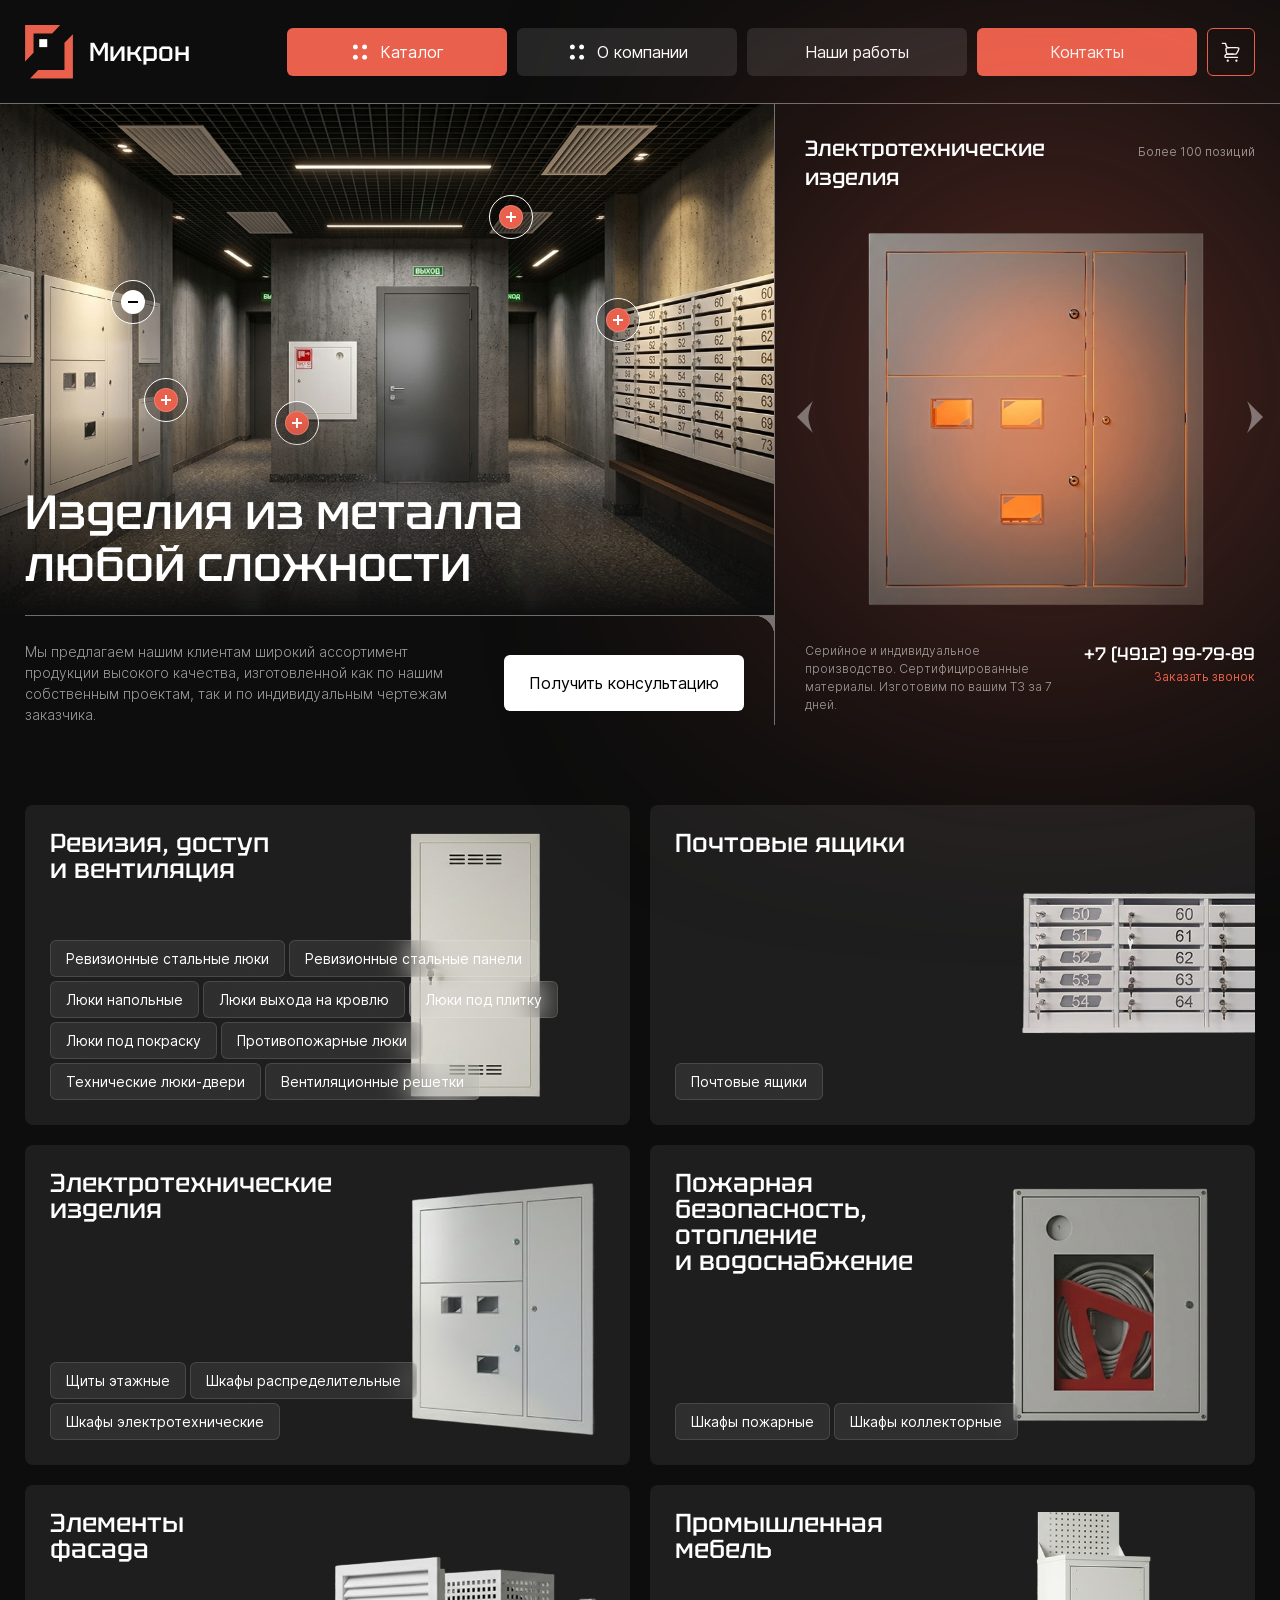
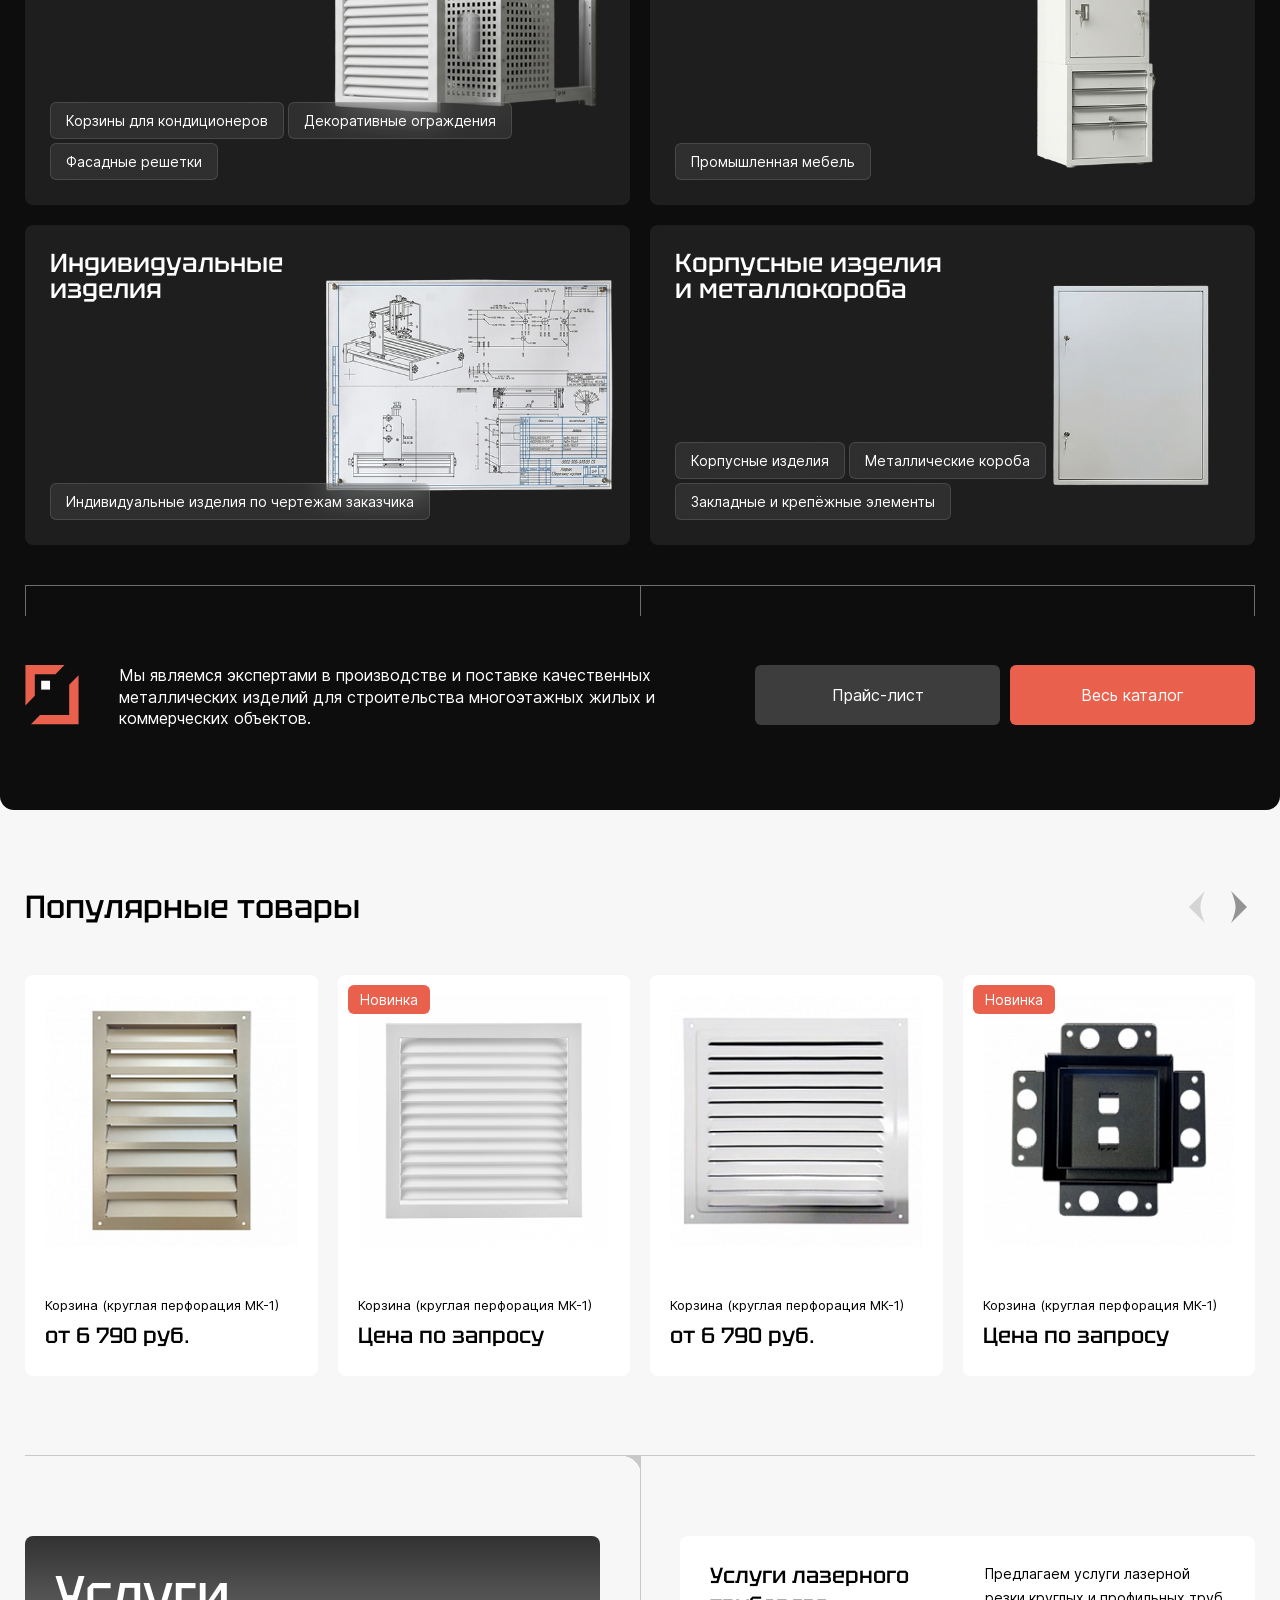
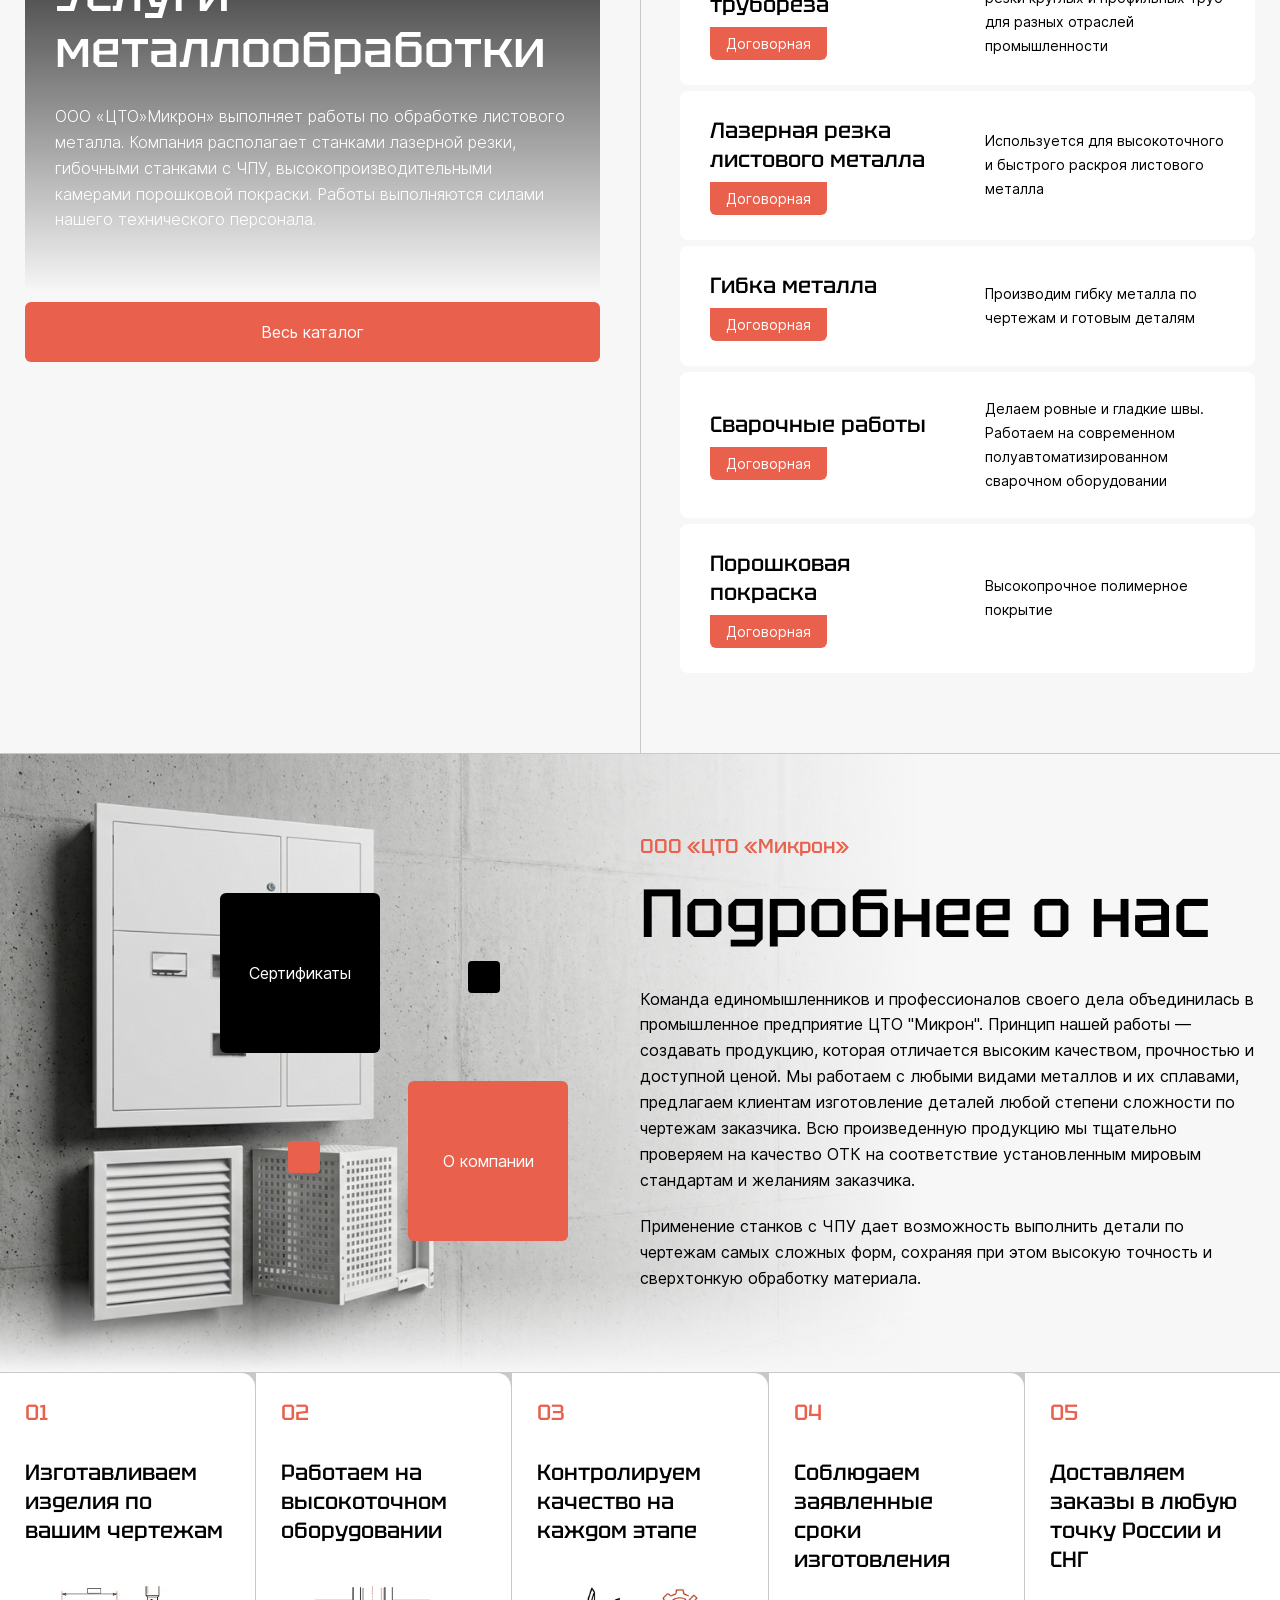
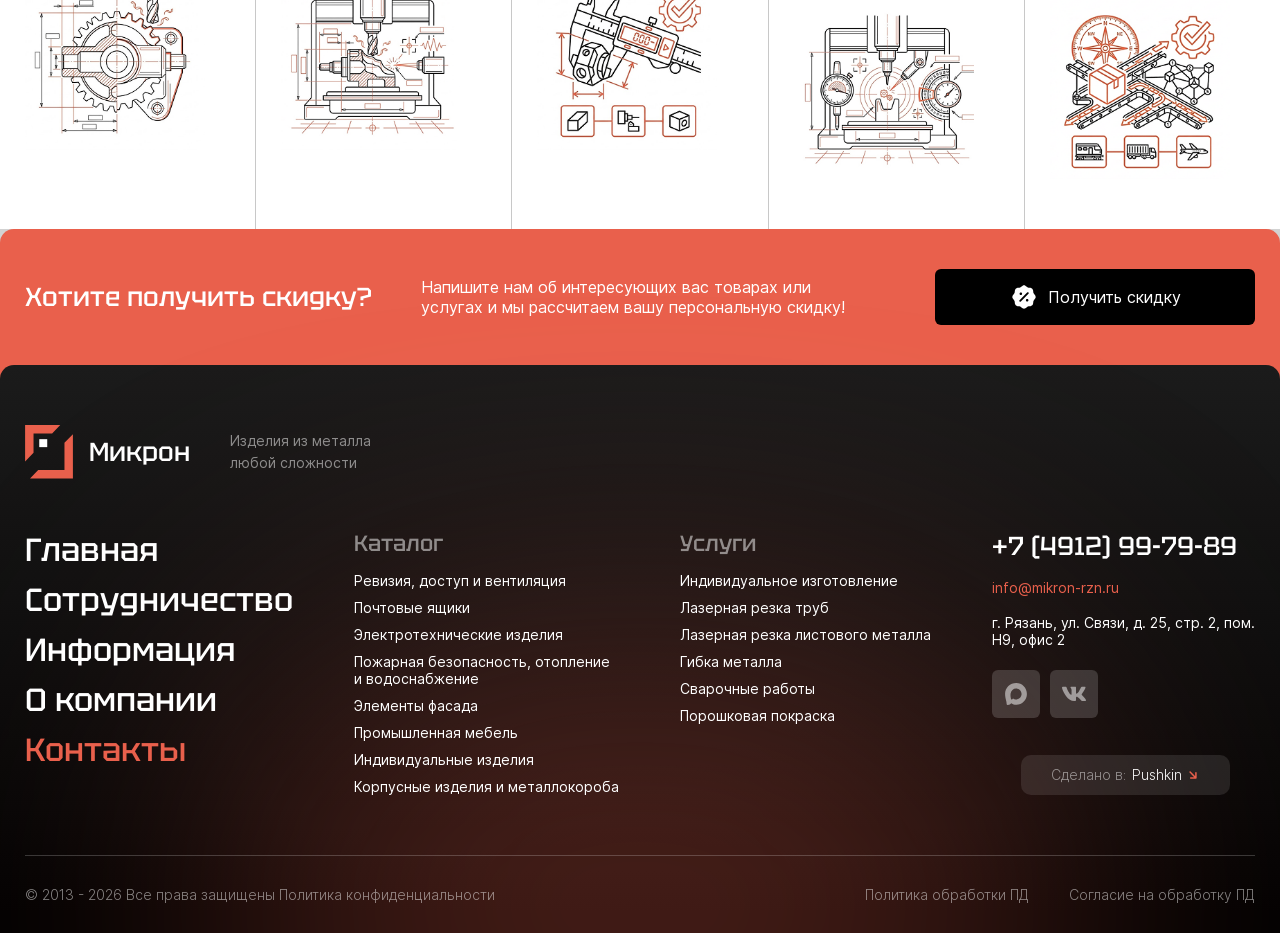
<file: index.html>
<!DOCTYPE html>
<html lang="ru">
	<head>
		<meta http-equiv="Content-Type" content="text/html; charset=utf-8">

		<!-- Adapting the page for mobile devices -->
		<meta name="viewport" content="width=device-width, initial-scale=1, maximum-scale=1">

		<!-- Prohibition of phone number recognition -->
		<meta name="format-detection" content="telephone=no">
		<meta name="SKYPE_TOOLBAR" content ="SKYPE_TOOLBAR_PARSER_COMPATIBLE">

		<!-- Page title -->
		<title>Заголовок страницы</title>

		<!-- Meta description -->
		<meta name="description" content="">

		<!-- Meta Keywords -->
		<meta name="keywords" content="">

		<!-- Changing the color of the mobile browser panel -->
		<meta name="msapplication-TileColor" content="#0D0D0D">
		<meta name="theme-color" content="#0D0D0D">

		<!-- Connecting style files -->
		<link rel="stylesheet" href="css/reset.css">
		<link rel="stylesheet" href="css/swiper-bundle.min.css">
		<link rel="stylesheet" href="css/swiper.css">
		<link rel="stylesheet" href="css/fancybox.css">
		<link rel="stylesheet" href="css/ion.rangeSlider.css">
		<link rel="stylesheet" href="css/styles.css">
		<link rel="stylesheet" href="css/fonts.css">

		<link rel="stylesheet" href="css/response_1899.css" media="print, (max-width: 1899px)">
		<link rel="stylesheet" href="css/response_1439.css" media="print, (max-width: 1439px)">
		<link rel="stylesheet" href="css/response_1279.css" media="print, (max-width: 1279px)">
		<link rel="stylesheet" href="css/response_1023.css" media="print, (max-width: 1023px)">
		<link rel="stylesheet" href="css/response_767.css" media="print, (max-width: 767px)">
	</head>

	<body>
		<div class="wrap">
			<div class="main">
				<header class="no_radius border">
					<div class="cont l_w">
						<div class="logo">
							<img src="images/logo.svg" alt="">
							<span>Микрон</span>
						</div>

						<nav class="menu">
							<div class="item">
								<button class="catalog_btn" popovertarget="catalog_sub">
									<svg class="icon"><use xlink:href="images/sprite.svg#ic_catalog"></use></svg>

									<span>Каталог</span>
								</button>

								<div class="catalog_sub" id="catalog_sub" popover>
									<div class="main_categories">
										<div>
											<a href="/" class="link active">
												<svg class="icon"><use xlink:href="images/sprite.svg#ic_link"></use></svg>

												<span>Ревизия, доступ<br> и вентиляция</span>
											</a>

											<div class="sub_categories show">
												<div><a href="/">Ревизионные стальные люки</a></div>

												<div><a href="/">Ревизионные стальные панели</a></div>

												<div><a href="/">Люки напольные</a></div>

												<div><a href="/">Люки выхода на кровлю</a></div>

												<div><a href="/">Люки под плитку</a></div>

												<div><a href="/">Люки под покраску</a></div>

												<div><a href="/">Противопожарные люки</a></div>

												<div><a href="/">Технические люки-двери</a></div>

												<div><a href="/">Вентиляционные решетки</a></div>
											</div>
										</div>

										<div>
											<a href="/" class="link">
												<svg class="icon"><use xlink:href="images/sprite.svg#ic_link"></use></svg>

												<span>Почтовые ящики</span>
											</a>
										</div>

										<div>
											<a href="/" class="link">
												<svg class="icon"><use xlink:href="images/sprite.svg#ic_link"></use></svg>

												<span>Электротехнические изделия</span>
											</a>
										</div>

										<div>
											<a href="/" class="link">
												<svg class="icon"><use xlink:href="images/sprite.svg#ic_link"></use></svg>

												<span>Пожарная безопасность, отопление и водоснабжение</span>
											</a>
										</div>

										<div>
											<a href="/" class="link">
												<svg class="icon"><use xlink:href="images/sprite.svg#ic_link"></use></svg>

												<span>Элементы фасада</span>
											</a>
										</div>

										<div>
											<a href="/" class="link">
												<svg class="icon"><use xlink:href="images/sprite.svg#ic_link"></use></svg>

												<span>Промышленная мебель</span>
											</a>
										</div>

										<div>
											<a href="/" class="link">
												<svg class="icon"><use xlink:href="images/sprite.svg#ic_link"></use></svg>

												<span>Индивидуальные изделия</span>
											</a>
										</div>

										<div>
											<a href="/" class="link">
												<svg class="icon"><use xlink:href="images/sprite.svg#ic_link"></use></svg>

												<span>Корпусные изделия<br> и металлокороба</span>
											</a>
										</div>
									</div>

									<div class="info">
										<div class="links">
											<div class="title">Услуги</div>

											<div class="items">
												<div><a href="/">Индивидуальное изготовление</a></div>

												<div><a href="/">Лазерная резка труб</a></div>

												<div><a href="/">Лазерная резка листового металла</a></div>

												<div><a href="/">Гибка металла</a></div>

												<div><a href="/">Сварочные работы</a></div>

												<div><a href="/">Порошковая покраска</a></div>
											</div>
										</div>

										<div class="divider"></div>

										<div class="contacts">
											<div class="item">
												<div class="label">офис (общий)</div>

												<div class="val">
													<div class="phone">
														<a href="tel:+7 (4912) 99-79-89">+7 (4912) 99-79-89</a>
													</div>
												</div>
											</div>

											<div class="item">
												<div class="label">отдел продаж</div>

												<div class="val">
													<div class="phone">
														<a href="tel:+7 (960) 573-93-11">+7 (960) 573-93-11</a>
													</div>
												</div>
											</div>

											<div class="item">
												<div class="val">
													<div class="email">
														<a href="mailto:info@mikron-rzn.ru">info@mikron-rzn.ru</a>
													</div>
												</div>
											</div>

											<div class="messengers">
												<a href="/" target="_blank" rel="noopener nofollow">
													<svg class="icon"><use xlink:href="images/sprite.svg#ic_max"></use></svg>
												</a>

												<a href="/" target="_blank" rel="noopener nofollow">
													<svg class="icon"><use xlink:href="images/sprite.svg#ic_vk"></use></svg>
												</a>

												<a href="/" target="_blank" rel="noopener nofollow">
													<svg class="icon"><use xlink:href="images/sprite.svg#ic_tg"></use></svg>
												</a>
											</div>
										</div>
									</div>
								</div>
							</div>

							<div class="item">
								<a href="/" class="sub_link">
									<svg class="icon"><use xlink:href="images/sprite.svg#ic_catalog"></use></svg>

									<span>О компании</span>
								</a>

								<div class="sub">
									<div><a href="/">Ревизионные стальные панели</a></div>

									<div><a href="/">Люки напольные</a></div>

									<div><a href="/">Ревизионные стальные люки</a></div>

									<div><a href="/">юки выхода на кровлю</a></div>

									<div><a href="/">Люки под плитку</a></div>
								</div>
							</div>

							<div class="item">
								<a href="/">
									<span>Наши работы</span>
								</a>
							</div>

							<div class="item">
								<a class="active">
									<span>Контакты</span>
								</a>
							</div>
						</nav>

						<a href="/" class="cart_link">
							<svg class="icon"><use xlink:href="images/sprite.svg#ic_cart"></use></svg>
						</a>
					</div>
				</header>


				<section class="mob_header no_radius">
					<div class="cont">
						<div class="logo">
							<img src="images/logo.svg" alt="">
							<span>Микрон</span>
						</div>

						<button class="catalog_btn">
							<svg class="icon"><use xlink:href="images/sprite.svg#ic_catalog"></use></svg>

							<svg class="icon"><use xlink:href="images/sprite.svg#ic_close"></use></svg>

							<span>Каталог</span>
						</button>

						<button class="mob_menu_btn">
							<svg class="icon"><use xlink:href="images/sprite.svg#ic_menu"></use></svg>

							<svg class="icon"><use xlink:href="images/sprite.svg#ic_close"></use></svg>
						</button>
					</div>
				</section>


				<section class="mob_menu">
					<div class="scroll">
						<div class="menu">
							<div><a href="/">
								<span>Главная</span>
							</a></div>

							<div><a href="/">
								<span>Наши работы</span>
							</a></div>

							<div><a href="/">
								<span>Сотрудничество</span>
							</a></div>

							<div><a href="/">
								<span>Информация</span>
							</a></div>

							<div>
								<a href="/" class="sub_link">
									<span>О компании</span>

									<svg class="icon"><use xlink:href="images/sprite.svg#ic_arr_hor"></use></svg>
								</a>

								<div class="sub">
									<div class="scroll">
										<div class="back">
											<button class="btn">
												<svg class="icon"><use xlink:href="images/sprite.svg#ic_arr_hor"></use></svg>

												<span>О компании</span>
											</button>
										</div>

										<div class="items">
											<div><a href="/">Ревизионные стальные панели</a></div>

											<div><a href="/">Люки напольные</a></div>

											<div><a href="/">Ревизионные стальные люки</a></div>

											<div><a href="/">Информация</a></div>

											<div><a href="/">Люки выхода на кровлю</a></div>

											<div><a href="/">Люки под плитку</a></div>
										</div>
									</div>
								</div>
							</div>

							<div><a href="/">
								<span>Контакты</span>
							</a></div>
						</div>

						<div class="divider"></div>

						<a href="/" class="cart_link">
							<svg class="icon"><use xlink:href="images/sprite.svg#ic_cart"></use></svg>

							<span class="count">2</span>
						</a>

						<div class="divider"></div>

						<div class="contacts">
							<div class="phone">
								<a href="tel:+7 (4912) 99-79-89">
									<svg class="icon"><use xlink:href="images/sprite.svg#ic_phone"></use></svg>

									<span>+7 (4912) 99-79-89</span>
								</a>

								<div class="exp">офис (общий)</div>
							</div>

							<div class="phone">
								<a href="tel:+7 (960) 573-93-11">
									<svg class="icon"><use xlink:href="images/sprite.svg#ic_phone"></use></svg>

									<span>+7 (960) 573-93-11</span>
								</a>

								<div class="exp">отдел продаж</div>
							</div>

							<div class="location">
								<div class="address">
									<svg class="icon"><use xlink:href="images/sprite.svg#ic_location"></use></svg>

									<span>г. Рязань, ул. Связи, д. 25, стр. 2, пом. Н9, офис 2</span>
								</div>

								<div class="work_time">
									<span>Пн-Пт: 8:00 - 17:00</span>
									<span>Обед: 12:00 - 13:00</span>
								</div>
							</div>

							<div class="email">
								<a href="mailto:info@mikron-rzn.ru">
									<svg class="icon"><use xlink:href="images/sprite.svg#ic_email"></use></svg>

									<span>info@mikron-rzn.ru</span>
								</a>
							</div>

							<div class="messengers">
								<a href="/" target="_blank" rel="noopener nofollow">
									<svg class="icon"><use xlink:href="images/sprite.svg#ic_max"></use></svg>
								</a>

								<a href="/" target="_blank" rel="noopener nofollow">
									<svg class="icon"><use xlink:href="images/sprite.svg#ic_vk"></use></svg>
								</a>

								<a href="/" target="_blank" rel="noopener nofollow">
									<svg class="icon"><use xlink:href="images/sprite.svg#ic_tg"></use></svg>
								</a>
							</div>
						</div>
					</div>
				</section>


				<section class="mob_catalog">
					<div class="scroll">
						<div class="items">
							<div><a href="/">Ревизия, доступ и вентиляция</a></div>

							<div><a href="/">Почтовые ящики</a></div>

							<div><a href="/">Электротехнические изделия</a></div>

							<div><a href="/">Пожарная безопасность, отопление и водоснабжение</a></div>

							<div><a href="/">Элементы фасада</a></div>

							<div><a href="/">Промышленная мебель</a></div>

							<div><a href="/">Индивидуальные изделия</a></div>

							<div><a href="/">Корпусные изделия и металлокороба</a></div>
						</div>
					</div>
				</section>


				<section class="first_section">
					<div class="cont l_w">
						<div class="data">
							<div class="points">
								<picture class="image">
									<img src="images/tmp/first_section_img.jpg" alt="" fetchpriority="high">
								</picture>

								<button class="point point1 active" data-slide="0">
									<div class="icon"></div>
								</button>

								<button class="point point2" data-slide="1">
									<div class="icon"></div>
								</button>

								<button class="point point3" data-slide="2">
									<div class="icon"></div>
								</button>

								<button class="point point4" data-slide="3">
									<div class="icon"></div>
								</button>

								<button class="point point5" data-slide="4">
									<div class="icon"></div>
								</button>
							</div>

							<div class="info">
								<div class="title">Изделия из металла<br> любой сложности</div>

								<div class="bottom">
									<div class="desc">Мы предлагаем нашим клиентам широкий ассортимент продукции высокого качества, изготовленной как по нашим собственным проектам, так и по индивидуальным чертежам заказчика.</div>

									<button class="btn" data-open-modal data-modal="get_discount_modal">Получить консультацию</button>
								</div>
							</div>
						</div>

						<div class="slider">
							<div class="swiper">
								<div class="swiper-wrapper">
									<div class="swiper-slide">
										<div class="top">
											<div class="title">Электротехнические<br> изделия</div>

											<div class="count">Более 100 позиций</div>
										</div>

										<picture class="image">
											<img src="images/tmp/first_section_slider_img.png" alt="" fetchpriority="high">
										</picture>
									</div>

									<div class="swiper-slide">
										<div class="top">
											<div class="title">Электротехнические<br> изделия</div>

											<div class="count">Более 100 позиций</div>
										</div>

										<picture class="image">
											<img src="images/tmp/first_section_slider_img.png" alt="" loading="lazy">
										</picture>
									</div>

									<div class="swiper-slide">
										<div class="top">
											<div class="title">Электротехнические<br> изделия</div>

											<div class="count">Более 100 позиций</div>
										</div>

										<picture class="image">
											<img src="images/tmp/first_section_slider_img.png" alt="" loading="lazy">
										</picture>
									</div>

									<div class="swiper-slide">
										<div class="top">
											<div class="title">Электротехнические<br> изделия</div>

											<div class="count">Более 100 позиций</div>
										</div>

										<picture class="image">
											<img src="images/tmp/first_section_slider_img.png" alt="" loading="lazy">
										</picture>
									</div>

									<div class="swiper-slide">
										<div class="top">
											<div class="title">Электротехнические<br> изделия</div>

											<div class="count">Более 100 позиций</div>
										</div>

										<picture class="image">
											<img src="images/tmp/first_section_slider_img.png" alt="" loading="lazy">
										</picture>
									</div>
								</div>

								<button class="swiper-button-prev">
									<svg class="icon"><use xlink:href="images/sprite.svg#ic_arrow_slider"></use></svg>
								</button>

								<button class="swiper-button-next">
									<svg class="icon"><use xlink:href="images/sprite.svg#ic_arrow_slider"></use></svg>
								</button>
							</div>

							<div class="bottom">
								<div class="desc">Серийное и индивидуальное производство. Сертифицированные материалы.<br> Изготовим по вашим ТЗ за 7 дней.</div>

								<div class="contacts">
									<div class="phone">
										<a href="tel:+7 (4912) 99-79-89">+7 (4912) 99-79-89</a>
									</div>

									<button class="callback_btn">Заказать звонок</button>
								</div>
							</div>
						</div>
					</div>
				</section>


				<section class="catalog block">
					<div class="cont l_w">
						<div class="grid_row">
							<div class="item">
								<div class="name">
									<a href="/">Ревизия, доступ<br> и вентиляция</a>
								</div>

								<div class="sub">
									<div><a href="/">Ревизионные стальные люки</a></div>

									<div><a href="/">Ревизионные стальные панели</a></div>

									<div><a href="/">Люки напольные</a></div>

									<div><a href="/">Люки выхода на кровлю</a></div>

									<div><a href="/">Люки под плитку</a></div>

									<div><a href="/">Люки под покраску</a></div>

									<div><a href="/">Противопожарные люки</a></div>

									<div><a href="/">Технические люки-двери</a></div>

									<div><a href="/">Вентиляционные решетки</a></div>
								</div>

								<picture class="thumb">
									<img src="images/tmp/catalog_thumb1.png" alt="" loading="lazy">
								</picture>

								<button class="spoler_btn">
									<span>Показать</span>
									<span>Назад</span>
								</button>

								<picture class="image">
									<img src="images/tmp/catalog_img.jpg" alt="" loading="lazy" class="cover">
								</picture>
							</div>

							<div class="item">
								<div class="name">
									<a href="/">Почтовые ящики</a>
								</div>

								<div class="sub">
									<div><a href="/">Почтовые ящики</a></div>
								</div>

								<picture class="thumb">
									<img src="images/tmp/catalog_thumb2.png" alt="" loading="lazy">
								</picture>

								<button class="spoler_btn">
									<span>Показать</span>
									<span>Назад</span>
								</button>

								<picture class="image">
									<img src="images/tmp/catalog_img.jpg" alt="" loading="lazy" class="cover">
								</picture>
							</div>

							<div class="item">
								<div class="name">
									<a href="/">Электротехнические<br> изделия</a>
								</div>

								<div class="sub">
									<div><a href="/">Щиты этажные</a></div>

									<div><a href="/">Шкафы распределительные</a></div>

									<div><a href="/">Шкафы электротехнические</a></div>
								</div>

								<picture class="thumb">
									<img src="images/tmp/catalog_thumb3.png" alt="" loading="lazy">
								</picture>

								<button class="spoler_btn">
									<span>Показать</span>
									<span>Назад</span>
								</button>

								<picture class="image">
									<img src="images/tmp/catalog_img.jpg" alt="" loading="lazy" class="cover">
								</picture>
							</div>

							<div class="item">
								<div class="name">
									<a href="/">Пожарная<br> безопасность,<br> отопление<br> и водоснабжение</a>
								</div>

								<div class="sub">
									<div><a href="/">Шкафы пожарные</a></div>

									<div><a href="/">Шкафы коллекторные</a></div>
								</div>

								<picture class="thumb">
									<img src="images/tmp/catalog_thumb4.png" alt="" loading="lazy">
								</picture>

								<button class="spoler_btn">
									<span>Показать</span>
									<span>Назад</span>
								</button>

								<picture class="image">
									<img src="images/tmp/catalog_img.jpg" alt="" loading="lazy" class="cover">
								</picture>
							</div>

							<div class="item">
								<div class="name">
									<a href="/">Элементы<br> фасада</a>
								</div>

								<div class="sub">
									<div><a href="/">Корзины для кондиционеров</a></div>

									<div><a href="/">Декоративные ограждения</a></div>

									<div><a href="/">Фасадные решетки</a></div>
								</div>

								<picture class="thumb">
									<img src="images/tmp/catalog_thumb5.png" alt="" loading="lazy">
								</picture>

								<button class="spoler_btn">
									<span>Показать</span>
									<span>Назад</span>
								</button>

								<picture class="image">
									<img src="images/tmp/catalog_img.jpg" alt="" loading="lazy" class="cover">
								</picture>
							</div>

							<div class="item">
								<div class="name">
									<a href="/">Промышленная<br> мебель</a>
								</div>

								<div class="sub">
									<div><a href="/">Промышленная мебель</a></div>
								</div>

								<picture class="thumb">
									<img src="images/tmp/catalog_thumb6.png" alt="" loading="lazy">
								</picture>

								<button class="spoler_btn">
									<span>Показать</span>
									<span>Назад</span>
								</button>

								<picture class="image">
									<img src="images/tmp/catalog_img.jpg" alt="" loading="lazy" class="cover">
								</picture>
							</div>

							<div class="item">
								<div class="name">
									<a href="/">Индивидуальные<br> изделия</a>
								</div>

								<div class="sub">
									<div><a href="/">Индивидуальные изделия по чертежам заказчика</a></div>
								</div>

								<picture class="thumb">
									<img src="images/tmp/catalog_thumb7.png" alt="" loading="lazy">
								</picture>

								<button class="spoler_btn">
									<span>Показать</span>
									<span>Назад</span>
								</button>

								<picture class="image">
									<img src="images/tmp/catalog_img.jpg" alt="" loading="lazy" class="cover">
								</picture>
							</div>

							<div class="item">
								<div class="name">
									<a href="/">Корпусные изделия<br> и металлокороба</a>
								</div>

								<div class="sub">
									<div><a href="/">Корпусные изделия</a></div>

									<div><a href="/">Металлические короба</a></div>

									<div><a href="/">Закладные и крепёжные элементы</a></div>
								</div>

								<picture class="thumb">
									<img src="images/tmp/catalog_thumb8.png" alt="" loading="lazy">
								</picture>

								<button class="spoler_btn">
									<span>Показать</span>
									<span>Назад</span>
								</button>

								<picture class="image">
									<img src="images/tmp/catalog_img.jpg" alt="" loading="lazy" class="cover">
								</picture>
							</div>
						</div>
					</div>

					<div class="bottom">
						<div class="cont l_w">
							<picture class="logo">
								<img src="images/logo.svg" alt="">
							</picture>

							<div class="text_block">
								<p>Мы являемся экспертами в производстве и поставке качественных металлических изделий для строительства многоэтажных жилых и коммерческих объектов.</p>
							</div>

							<div class="btns">
								<a href="/" class="btn">Прайс-лист</a>

								<a href="/" class="btn primary">Весь каталог</a>
							</div>
						</div>

						<div class="lines">
							<span></span>
							<span></span>
							<span></span>
						</div>
					</div>
				</section>


				<section class="products block border l_border no_m">
					<div class="cont">
						<div class="block_head row">
							<div class="title">Популярные товары</div>

							<div class="swiper-controls">
								<button class="swiper-button-prev">
									<svg class="icon"><use xlink:href="images/sprite.svg#ic_arrow_slider"></use></svg>
								</button>

								<button class="swiper-button-next">
									<svg class="icon"><use xlink:href="images/sprite.svg#ic_arrow_slider"></use></svg>
								</button>
							</div>
						</div>
					</div>

					<div class="cont l_w">
						<div class="swiper">
							<div class="swiper-wrapper">
								<div class="swiper-slide">
									<a href="/" class="product">
										<picture class="thumb">
											<img src="images/tmp/product_thumb1.jpg" alt="" loading="lazy">
										</picture>

										<div class="info">
											<div class="name">Корзина (круглая перфорация МК-1)</div>

											<div class="price">от 6 790 руб.</div>
										</div>

										<div class="btn">Подробнее</div>
									</a>
								</div>

								<div class="swiper-slide">
									<a href="/" class="product">
										<div class="stickers">
											<div class="sticker">Новинка</div>
										</div>

										<picture class="thumb">
											<img src="images/tmp/product_thumb2.jpg" alt="" loading="lazy">
										</picture>

										<div class="info">
											<div class="name">Корзина (круглая перфорация МК-1)</div>

											<div class="price">Цена по запросу</div>
										</div>

										<div class="btn">Подробнее</div>
									</a>
								</div>

								<div class="swiper-slide">
									<a href="/" class="product">
										<picture class="thumb">
											<img src="images/tmp/product_thumb3.jpg" alt="" loading="lazy">
										</picture>

										<div class="info">
											<div class="name">Корзина (круглая перфорация МК-1)</div>

											<div class="price">от 6 790 руб.</div>
										</div>

										<div class="btn">Подробнее</div>
									</a>
								</div>

								<div class="swiper-slide">
									<a href="/" class="product">
										<div class="stickers">
											<div class="sticker">Новинка</div>
										</div>

										<picture class="thumb">
											<img src="images/tmp/product_thumb4.jpg" alt="" loading="lazy">
										</picture>

										<div class="info">
											<div class="name">Корзина (круглая перфорация МК-1)</div>

											<div class="price">Цена по запросу</div>
										</div>

										<div class="btn">Подробнее</div>
									</a>
								</div>

								<div class="swiper-slide">
									<a href="/" class="product">
										<picture class="thumb">
											<img src="images/tmp/product_thumb1.jpg" alt="" loading="lazy">
										</picture>

										<div class="info">
											<div class="name">Корзина (круглая перфорация МК-1)</div>

											<div class="price">от 6 790 руб.</div>
										</div>

										<div class="btn">Подробнее</div>
									</a>
								</div>

								<div class="swiper-slide">
									<a href="/" class="product">
										<picture class="thumb">
											<img src="images/tmp/product_thumb1.jpg" alt="" loading="lazy">
										</picture>

										<div class="info">
											<div class="name">Корзина (круглая перфорация МК-1)</div>

											<div class="price">от 6 790 руб.</div>
										</div>

										<div class="btn">Подробнее</div>
									</a>
								</div>

								<div class="swiper-slide">
									<a href="/" class="product">
										<div class="stickers">
											<div class="sticker">Новинка</div>
										</div>

										<picture class="thumb">
											<img src="images/tmp/product_thumb2.jpg" alt="" loading="lazy">
										</picture>

										<div class="info">
											<div class="name">Корзина (круглая перфорация МК-1)</div>

											<div class="price">Цена по запросу</div>
										</div>

										<div class="btn">Подробнее</div>
									</a>
								</div>

								<div class="swiper-slide">
									<a href="/" class="product">
										<picture class="thumb">
											<img src="images/tmp/product_thumb3.jpg" alt="" loading="lazy">
										</picture>

										<div class="info">
											<div class="name">Корзина (круглая перфорация МК-1)</div>

											<div class="price">от 6 790 руб.</div>
										</div>

										<div class="btn">Подробнее</div>
									</a>
								</div>

								<div class="swiper-slide">
									<a href="/" class="product">
										<div class="stickers">
											<div class="sticker">Новинка</div>
										</div>

										<picture class="thumb">
											<img src="images/tmp/product_thumb4.jpg" alt="" loading="lazy">
										</picture>

										<div class="info">
											<div class="name">Корзина (круглая перфорация МК-1)</div>

											<div class="price">Цена по запросу</div>
										</div>

										<div class="btn">Подробнее</div>
									</a>
								</div>

								<div class="swiper-slide">
									<a href="/" class="product">
										<picture class="thumb">
											<img src="images/tmp/product_thumb1.jpg" alt="" loading="lazy">
										</picture>

										<div class="info">
											<div class="name">Корзина (круглая перфорация МК-1)</div>

											<div class="price">от 6 790 руб.</div>
										</div>

										<div class="btn">Подробнее</div>
									</a>
								</div>
							</div>
						</div>
					</div>
				</section>


				<section class="services block no_m">
					<div class="cont l_w">
						<div class="data">
							<div class="bg">
								<div class="title">Услуги<br> металлообработки</div>

								<div class="desc">
									<p>ООО «ЦТО»Микрон» выполняет работы по обработке листового металла. Компания располагает станками лазерной резки, гибочными станками с ЧПУ, высокопроизводительными камерами порошковой покраски. Работы выполняются силами нашего технического персонала.</p>
								</div>
							</div>

							<a href="/" class="link">Весь каталог</a>
						</div>

						<div class="list">
							<a href="/" class="service">
								<div class="info">
									<div class="name">Услуги лазерного трубореза</div>

									<div class="price">
										<span class="negotiable">Договорная</span>
									</div>
								</div>

								<div class="desc">
									<p>Предлагаем услуги лазерной резки круглых и профильных труб для разных отраслей промышленности</p>
								</div>
							</a>

							<a href="/" class="service">
								<div class="info">
									<div class="name">Лазерная резка листового металла</div>

									<div class="price">
										<span class="negotiable">Договорная</span>
									</div>
								</div>

								<div class="desc">
									<p>Используется для высокоточного и быстрого раскроя листового металла</p>
								</div>
							</a>

							<a href="/" class="service">
								<div class="info">
									<div class="name">Гибка металла</div>

									<div class="price">
										<span class="negotiable">Договорная</span>
									</div>
								</div>

								<div class="desc">
									<p>Производим гибку металла по чертежам и готовым деталям</p>
								</div>
							</a>

							<a href="/" class="service">
								<div class="info">
									<div class="name">Сварочные работы</div>

									<div class="price">
										<span class="negotiable">Договорная</span>
									</div>
								</div>

								<div class="desc">
									<p>Делаем ровные и гладкие швы. Работаем на современном полуавтоматизированном сварочном оборудовании</p>
								</div>
							</a>

							<a href="/" class="service">
								<div class="info">
									<div class="name">Порошковая покраска</div>

									<div class="price">
										<span class="negotiable">Договорная</span>
									</div>
								</div>

								<div class="desc">
									<p>Высокопрочное полимерное покрытие</p>
								</div>
							</a>
						</div>
					</div>

					<div class="divider"></div>
				</section>


				<section class="about_info">
					<div class="cont l_w">
						<div class="data">
							<div class="company">ООО «ЦТО «Микрон»</div>

							<div class="title">Подробнее о нас</div>

							<div class="text_block">
								<p>Команда единомышленников и профессионалов своего дела объединилась в промышленное предприятие ЦТО "Микрон". Принцип нашей работы — создавать продукцию, которая отличается высоким качеством, прочностью и доступной ценой. Мы работаем с любыми видами металлов и их сплавами, предлагаем клиентам изготовление деталей любой степени сложности по чертежам заказчика. Всю произведенную продукцию мы тщательно проверяем на качество ОТК на соответствие установленным мировым стандартам и желаниям заказчика.</p>

								<p>Применение станков с ЧПУ дает возможность выполнить детали по чертежам самых сложных форм, сохраняя при этом высокую точность и сверхтонкую обработку материала.</p>
							</div>
						</div>
					</div>

					<div class="squares">
						<div class="square square1">Сертификаты</div>

						<div class="square square2 primary">О компании</div>

						<div class="square square3 small"></div>

						<div class="square square4 small primary"></div>
					</div>

					<picture class="bg">
						<img src="images/tmp/bg_about_info.jpg" alt="" loading="lazy">
					</picture>
				</section>


				<section class="advantages">
					<div class="grid_row">
						<div class="item">
							<div class="number"></div>

							<div class="name">Изготавливаем изделия по вашим чертежам</div>

							<picture class="thumb">
								<img src="images/tmp/advantage_thumb1.png" alt="" loading="lazy">
							</picture>
						</div>

						<div class="item">
							<div class="number"></div>

							<div class="name">Работаем на высокоточном оборудовании</div>

							<picture class="thumb">
								<img src="images/tmp/advantage_thumb2.png" alt="" loading="lazy">
							</picture>
						</div>

						<div class="item">
							<div class="number"></div>

							<div class="name">Контролируем качество на каждом этапе</div>

							<picture class="thumb">
								<img src="images/tmp/advantage_thumb3.png" alt="" loading="lazy">
							</picture>
						</div>

						<div class="item">
							<div class="number"></div>

							<div class="name">Соблюдаем заявленные сроки изготовления</div>

							<picture class="thumb">
								<img src="images/tmp/advantage_thumb4.png" alt="" loading="lazy">
							</picture>
						</div>

						<div class="item">
							<div class="number"></div>

							<div class="name">Доставляем заказы в любую точку России и СНГ</div>

							<picture class="thumb">
								<img src="images/tmp/advantage_thumb5.png" alt="" loading="lazy">
							</picture>
						</div>
					</div>
				</section>


				<section class="action">
					<div class="cont l_w">
						<div class="title">Хотите получить скидку?</div>

						<div class="desc">
							<p>Напишите нам об интересующих вас товарах или услугах и мы рассчитаем вашу персональную скидку!</p>
						</div>

						<button class="btn" data-open-modal data-modal="get_discount_modal">
							<svg class="icon"><use xlink:href="images/sprite.svg#ic_discount"></use></svg>

							<span>Получить скидку</span>
						</button>
					</div>
				</section>
			</div>


			<footer>
				<div class="cont l_w">
					<div class="data">
						<div class="col">
							<div class="logo">
								<img src="images/logo.svg" alt="">
								<span>Микрон</span>
							</div>

							<div class="desc">Изделия из металла любой сложности</div>

							<div class="creator">
								<a href="/" target="_blank" rel="noopener">
									Сделано в: <span>Pushkin</span>

									<svg class="icon"><use xlink:href="images/sprite.svg#ic_arrow_diagonal"></use></svg>
								</a>
							</div>
						</div>

						<div class="menu">
							<div><a href="/">Главная</a></div>

							<div><a href="/">Сотрудничество</a></div>

							<div><a href="/">Информация</a></div>

							<div><a href="/">О компании</a></div>

							<div><a class="active">Контакты</a></div>
						</div>

						<div class="links">
							<div class="title">Каталог</div>

							<div class="items">
								<div><a href="/">Ревизия, доступ и вентиляция</a></div>

								<div><a href="/">Почтовые ящики</a></div>

								<div><a href="/">Электротехнические изделия</a></div>

								<div><a href="/">Пожарная безопасность, отопление<br> и водоснабжение</a></div>

								<div><a href="/">Элементы фасада</a></div>

								<div><a href="/">Промышленная мебель</a></div>

								<div><a href="/">Индивидуальные изделия</a></div>

								<div><a href="/">Корпусные изделия и металлокороба</a></div>
							</div>
						</div>

						<div class="links">
							<div class="title">Услуги</div>

							<div class="items">
								<div><a href="/">Индивидуальное изготовление</a></div>

								<div><a href="/">Лазерная резка труб</a></div>

								<div><a href="/">Лазерная резка листового металла</a></div>

								<div><a href="/">Гибка металла</a></div>

								<div><a href="/">Сварочные работы</a></div>

								<div><a href="/">Порошковая покраска</a></div>
							</div>
						</div>

						<div class="contacts">
							<div class="phone">
								<a href="tel:+7 (4912) 99-79-89">+7 (4912) 99-79-89</a>
							</div>

							<div class="email">
								<a href="mailto:info@mikron-rzn.ru">info@mikron-rzn.ru</a>
							</div>

							<div class="address">г. Рязань, ул. Связи, д. 25, стр. 2, пом.<br> Н9, офис 2</div>

							<div class="messengers">
								<a href="/" target="_blank" rel="noopener nofollow">
									<svg class="icon"><use xlink:href="images/sprite.svg#ic_max"></use></svg>
								</a>

								<a href="/" target="_blank" rel="noopener nofollow">
									<svg class="icon"><use xlink:href="images/sprite.svg#ic_vk"></use></svg>
								</a>
							</div>
						</div>
					</div>

					<div class="bottom">
						<div class="copyright">&copy; 2013 - 2026 Все права защищены Политика конфиденциальности</div>

						<div class="legal_links">
							<div><a href="/">Политика обработки ПД</a></div>

							<div><a href="/">Согласие на обработку ПД</a></div>
						</div>
					</div>
				</div>
			</footer>
		</div>


		<dialog class="modal" id="get_discount_modal">
			<div class="wrapper">
				<div class="inner">
					<button class="close_btn" data-close-modal>
						<svg class="icon"><use xlink:href="images/sprite.svg#ic_close"></use></svg>
					</button>

					<div class="modal_title">Хотите получить скидку?</div>

					<div class="modal_desc">
						<p>Напишите нам об интересующих вас товарах или услугах и мы рассчитаем вашу персональную скидку!</p>
					</div>

					<form action="" class="form">
						<div class="line">
							<div class="field">
								<input type="text" name="" value="" class="input" placeholder="Ваше имя*">
							</div>
						</div>

						<div class="line">
							<div class="field">
								<input type="tel" name="" value="" class="input" placeholder="Номер телефона*">
							</div>
						</div>

						<div class="line">
							<div class="field">
								<input type="text" name="" value="" class="input" placeholder="Комментарий">
							</div>
						</div>

						<div class="submit">
							<button type="submit" class="submit_btn">Отправить</button>
						</div>

						<div class="agree">Нажимая кнопку, вы соглашаетесь с политикой обработки персональных данных</div>
					</form>
				</div>
			</div>
		</dialog>


		<!-- Connecting javascript files -->
		<script src="js/jquery-3.7.1.min.js"></script>
		<script src="js/functions.js"></script>
		<script src="js/swiper-bundle.min.js"></script>
		<script src="js/fancybox.js"></script>
		<script src="js/maska.min.js"></script>
		<script src="js/ion.rangeSlider.min.js"></script>
		<script src="js/nice-select2.js"></script>
		<script src="js/scripts.js"></script>
	</body>
</html>
</file>
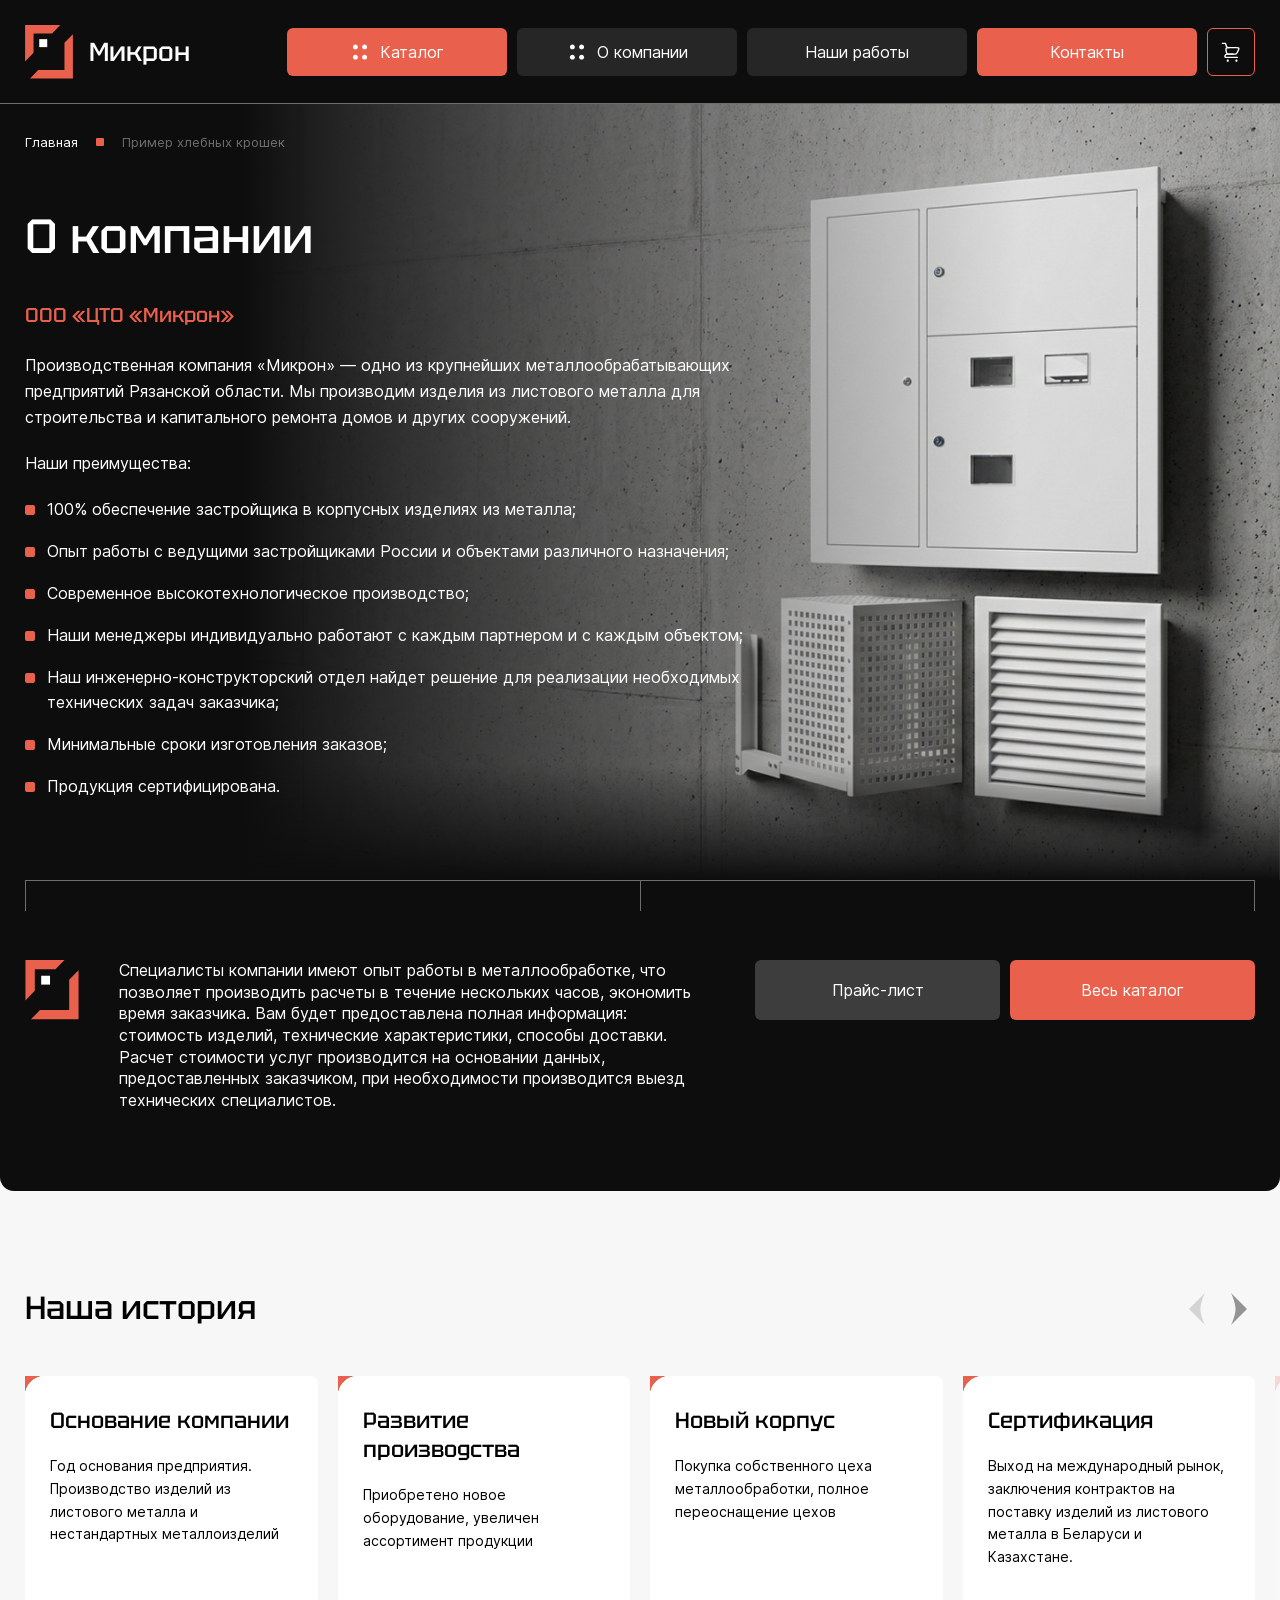
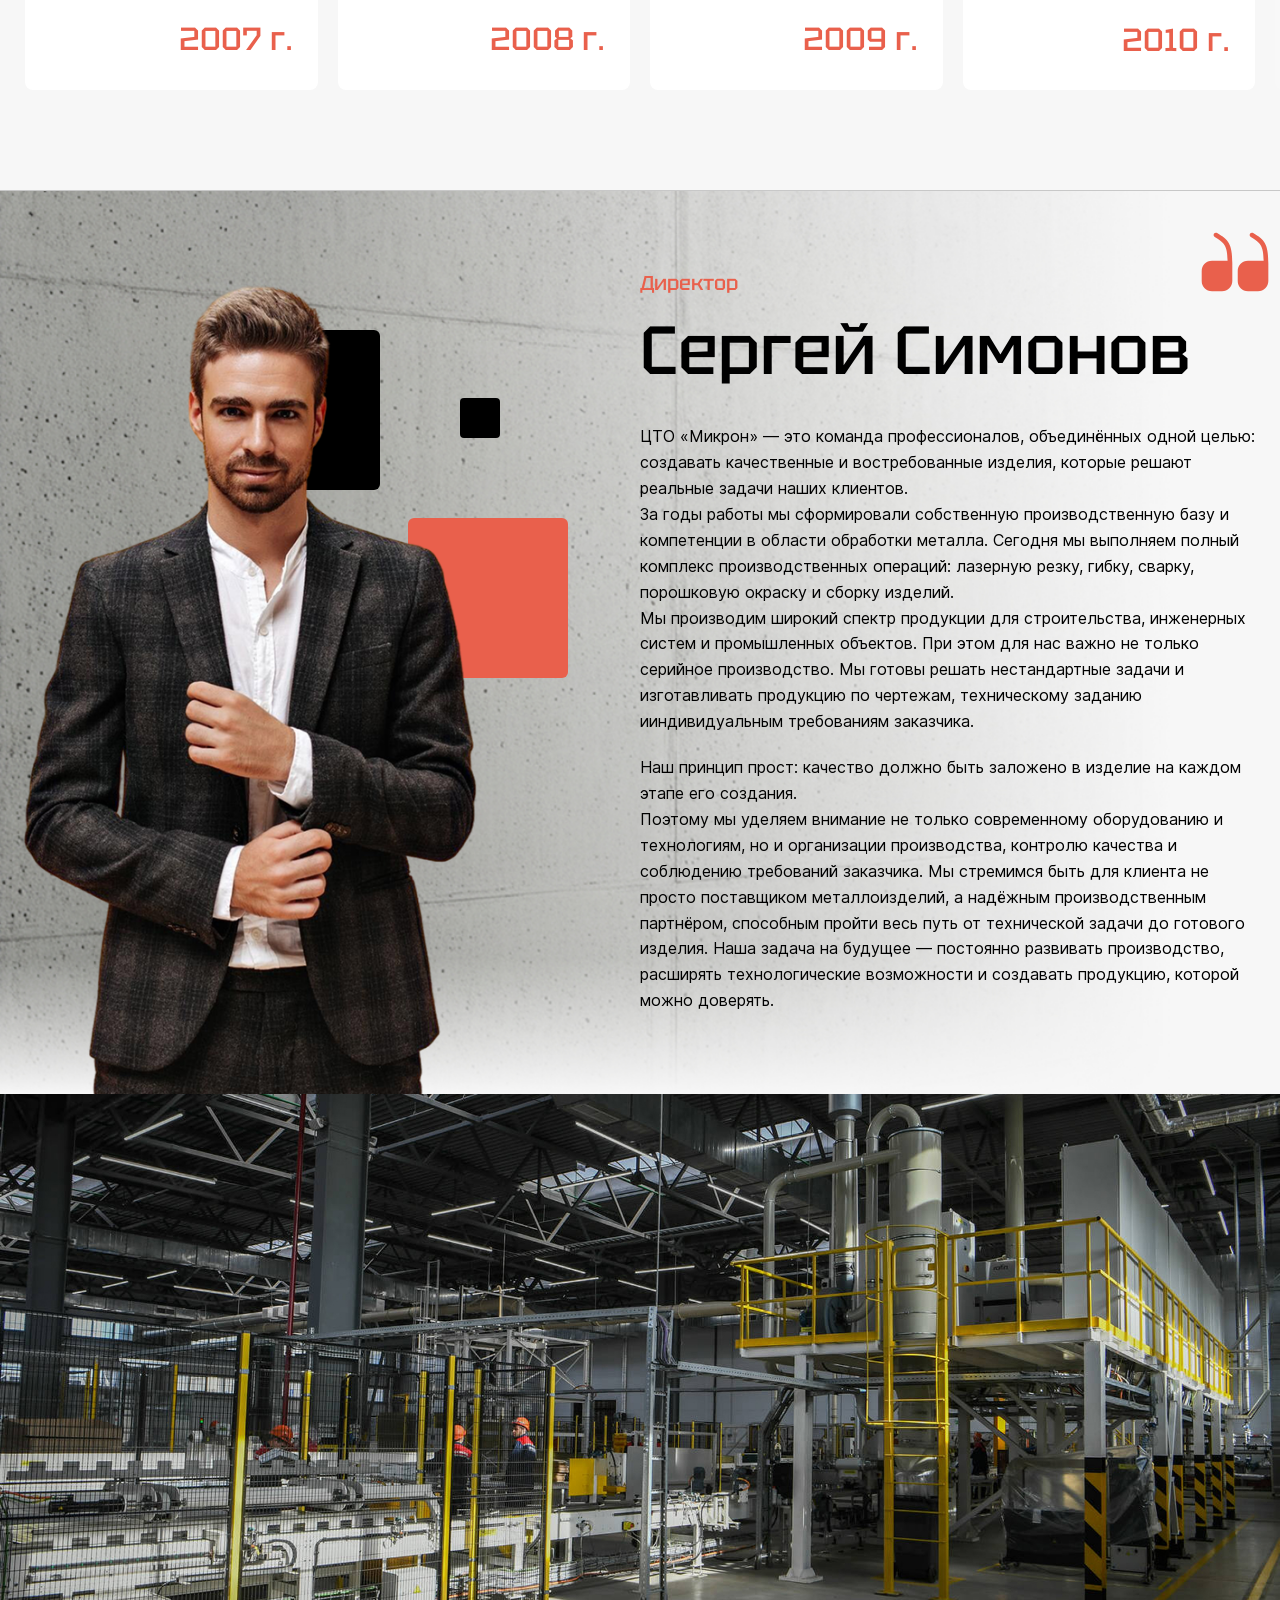
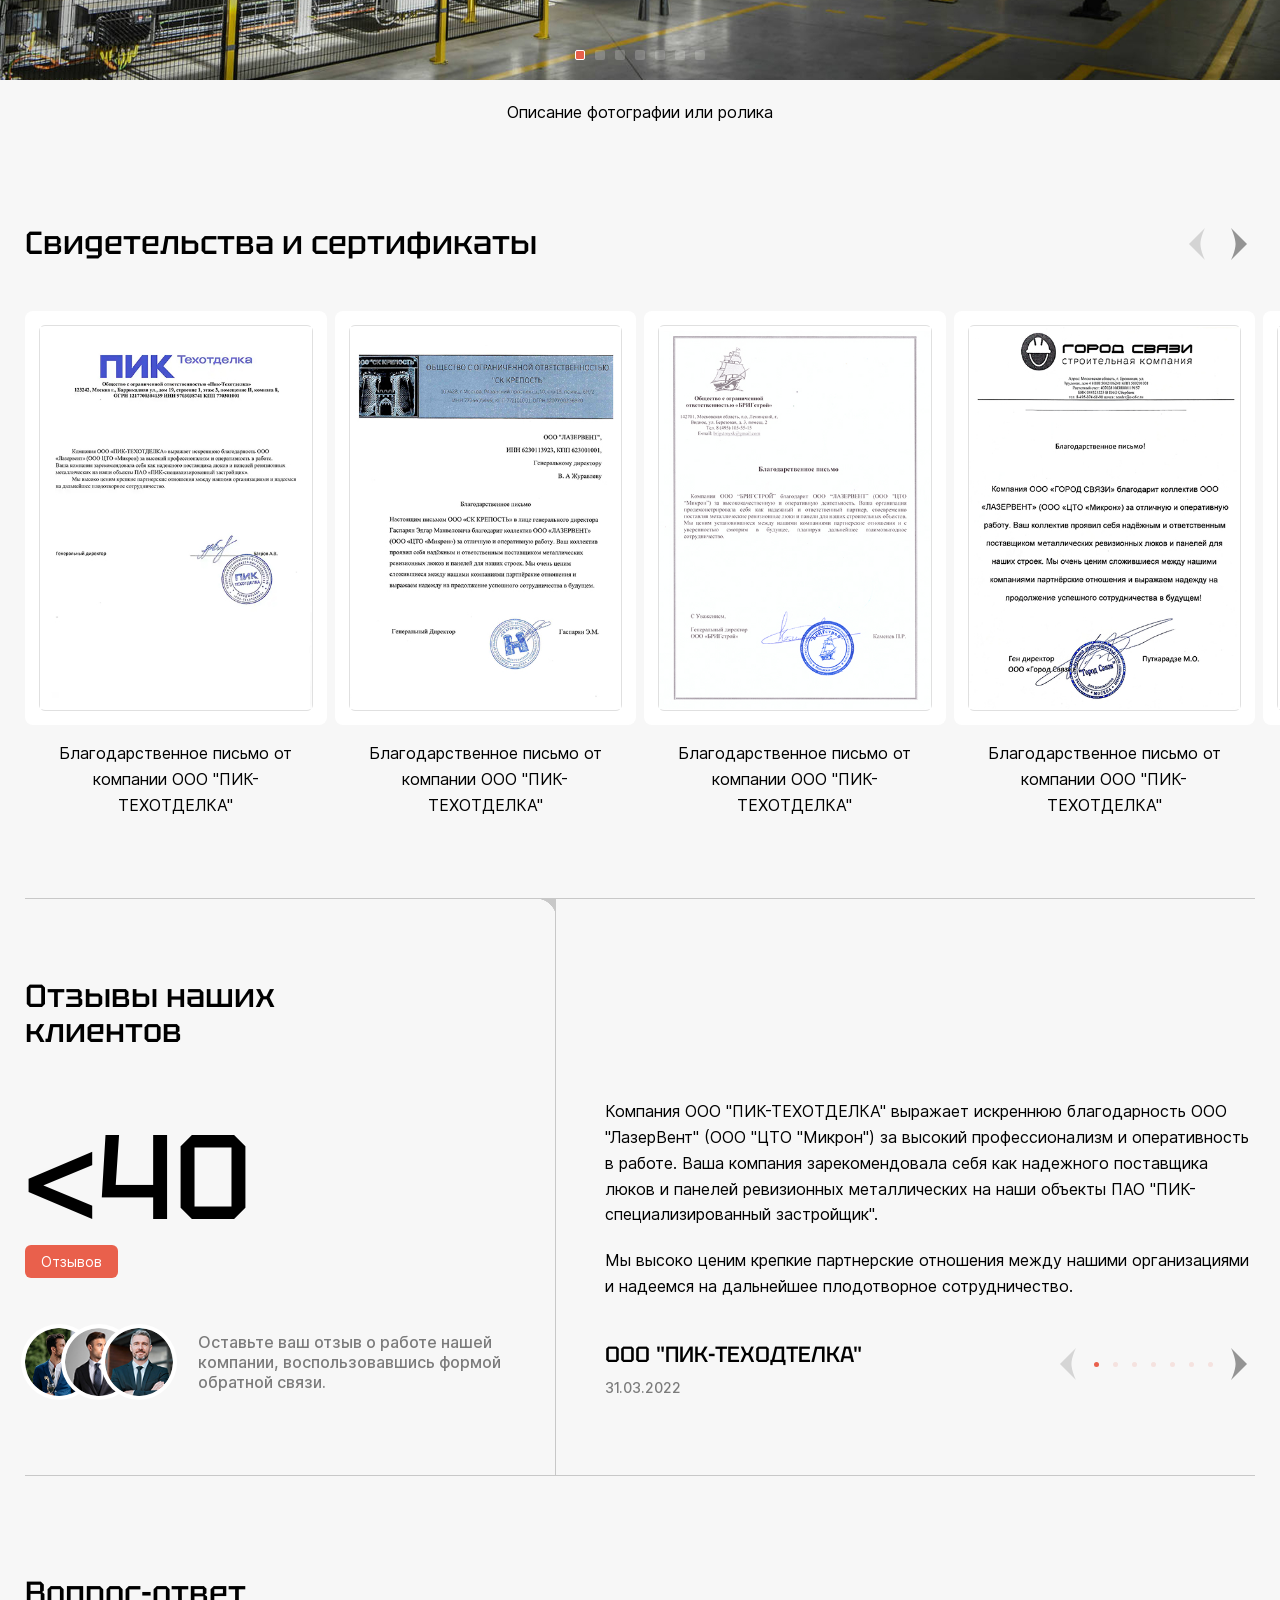
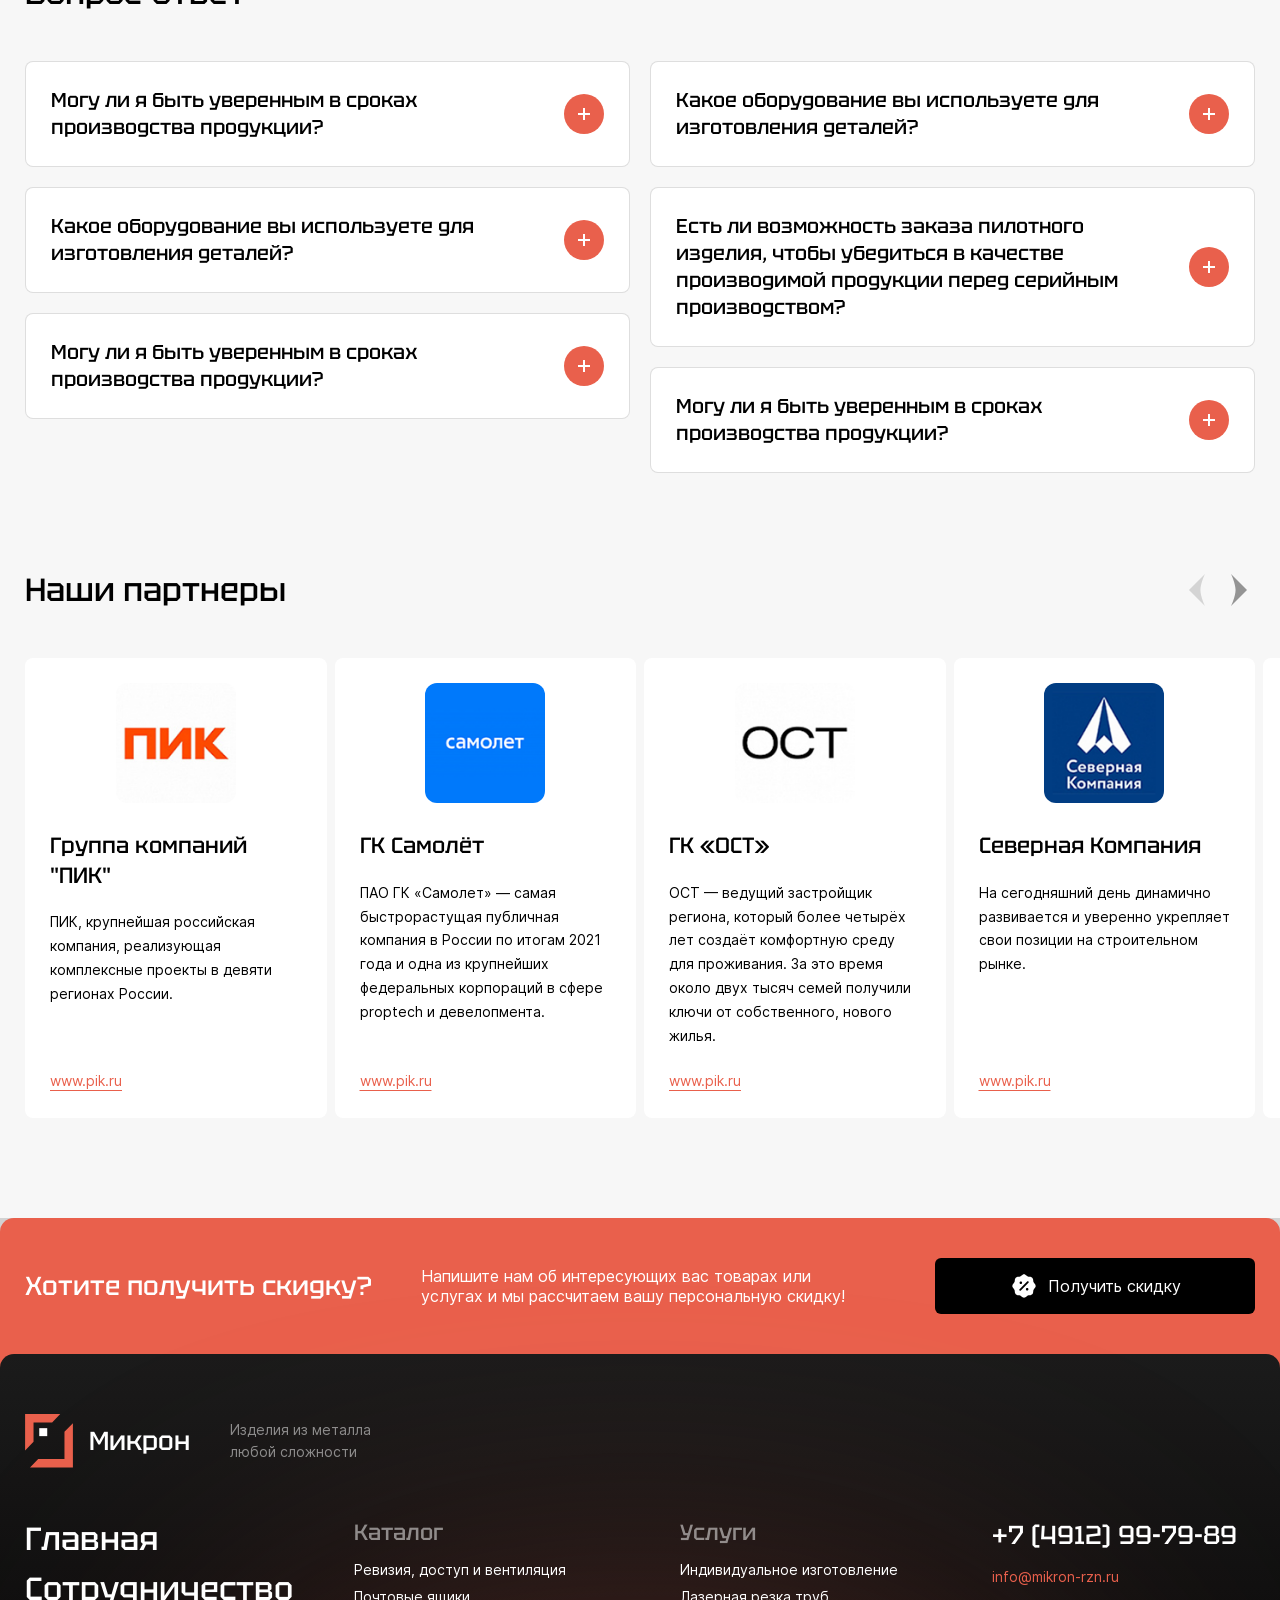
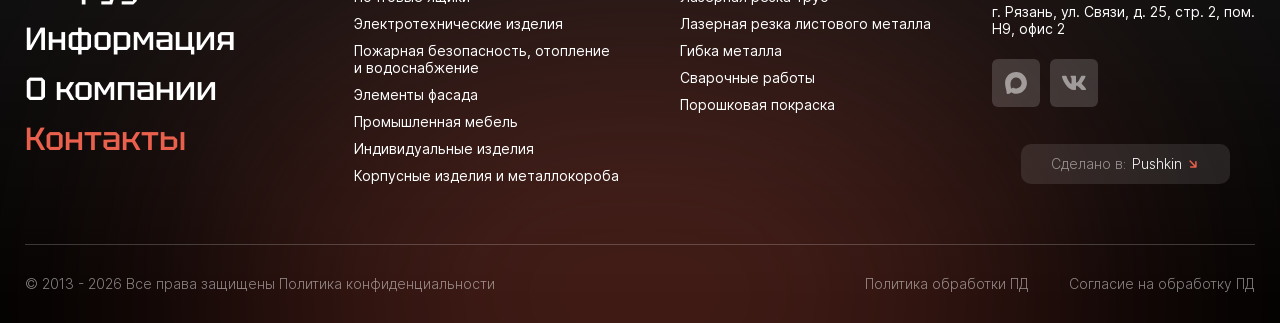
<file: about.html>
<!DOCTYPE html>
<html lang="ru">
	<head>
		<meta http-equiv="Content-Type" content="text/html; charset=utf-8">

		<!-- Adapting the page for mobile devices -->
		<meta name="viewport" content="width=device-width, initial-scale=1, maximum-scale=1">

		<!-- Prohibition of phone number recognition -->
		<meta name="format-detection" content="telephone=no">
		<meta name="SKYPE_TOOLBAR" content ="SKYPE_TOOLBAR_PARSER_COMPATIBLE">

		<!-- Page title -->
		<title>Заголовок страницы</title>

		<!-- Meta description -->
		<meta name="description" content="">

		<!-- Meta Keywords -->
		<meta name="keywords" content="">

		<!-- Changing the color of the mobile browser panel -->
		<meta name="msapplication-TileColor" content="#0D0D0D">
		<meta name="theme-color" content="#0D0D0D">

		<!-- Connecting style files -->
		<link rel="stylesheet" href="css/reset.css">
		<link rel="stylesheet" href="css/swiper-bundle.min.css">
		<link rel="stylesheet" href="css/swiper.css">
		<link rel="stylesheet" href="css/fancybox.css">
		<link rel="stylesheet" href="css/ion.rangeSlider.css">
		<link rel="stylesheet" href="css/styles.css">
		<link rel="stylesheet" href="css/fonts.css">

		<link rel="stylesheet" href="css/response_1899.css" media="print, (max-width: 1899px)">
		<link rel="stylesheet" href="css/response_1439.css" media="print, (max-width: 1439px)">
		<link rel="stylesheet" href="css/response_1279.css" media="print, (max-width: 1279px)">
		<link rel="stylesheet" href="css/response_1023.css" media="print, (max-width: 1023px)">
		<link rel="stylesheet" href="css/response_767.css" media="print, (max-width: 767px)">
	</head>

	<body>
		<div class="wrap">
			<div class="main">
				<header class="no_radius border">
					<div class="cont l_w">
						<a href="/" class="logo">
							<img src="images/logo.svg" alt="">
							<span>Микрон</span>
						</a>

						<nav class="menu">
							<div class="item">
								<button class="catalog_btn" popovertarget="catalog_sub">
									<svg class="icon"><use xlink:href="images/sprite.svg#ic_catalog"></use></svg>

									<span>Каталог</span>
								</button>

								<div class="catalog_sub" id="catalog_sub" popover>
									<div class="main_categories">
										<div>
											<a href="/" class="link active">
												<svg class="icon"><use xlink:href="images/sprite.svg#ic_link"></use></svg>

												<span>Ревизия, доступ<br> и вентиляция</span>
											</a>

											<div class="sub_categories show">
												<div><a href="/">Ревизионные стальные люки</a></div>

												<div><a href="/">Ревизионные стальные панели</a></div>

												<div><a href="/">Люки напольные</a></div>

												<div><a href="/">Люки выхода на кровлю</a></div>

												<div><a href="/">Люки под плитку</a></div>

												<div><a href="/">Люки под покраску</a></div>

												<div><a href="/">Противопожарные люки</a></div>

												<div><a href="/">Технические люки-двери</a></div>

												<div><a href="/">Вентиляционные решетки</a></div>
											</div>
										</div>

										<div>
											<a href="/" class="link">
												<svg class="icon"><use xlink:href="images/sprite.svg#ic_link"></use></svg>

												<span>Почтовые ящики</span>
											</a>
										</div>

										<div>
											<a href="/" class="link">
												<svg class="icon"><use xlink:href="images/sprite.svg#ic_link"></use></svg>

												<span>Электротехнические изделия</span>
											</a>
										</div>

										<div>
											<a href="/" class="link">
												<svg class="icon"><use xlink:href="images/sprite.svg#ic_link"></use></svg>

												<span>Пожарная безопасность, отопление и водоснабжение</span>
											</a>
										</div>

										<div>
											<a href="/" class="link">
												<svg class="icon"><use xlink:href="images/sprite.svg#ic_link"></use></svg>

												<span>Элементы фасада</span>
											</a>
										</div>

										<div>
											<a href="/" class="link">
												<svg class="icon"><use xlink:href="images/sprite.svg#ic_link"></use></svg>

												<span>Промышленная мебель</span>
											</a>
										</div>

										<div>
											<a href="/" class="link">
												<svg class="icon"><use xlink:href="images/sprite.svg#ic_link"></use></svg>

												<span>Индивидуальные изделия</span>
											</a>
										</div>

										<div>
											<a href="/" class="link">
												<svg class="icon"><use xlink:href="images/sprite.svg#ic_link"></use></svg>

												<span>Корпусные изделия<br> и металлокороба</span>
											</a>
										</div>
									</div>

									<div class="info">
										<div class="links">
											<div class="title">Услуги</div>

											<div class="items">
												<div><a href="/">Индивидуальное изготовление</a></div>

												<div><a href="/">Лазерная резка труб</a></div>

												<div><a href="/">Лазерная резка листового металла</a></div>

												<div><a href="/">Гибка металла</a></div>

												<div><a href="/">Сварочные работы</a></div>

												<div><a href="/">Порошковая покраска</a></div>
											</div>
										</div>

										<div class="divider"></div>

										<div class="contacts">
											<div class="item">
												<div class="label">офис (общий)</div>

												<div class="val">
													<div class="phone">
														<a href="tel:+7 (4912) 99-79-89">+7 (4912) 99-79-89</a>
													</div>
												</div>
											</div>

											<div class="item">
												<div class="label">отдел продаж</div>

												<div class="val">
													<div class="phone">
														<a href="tel:+7 (960) 573-93-11">+7 (960) 573-93-11</a>
													</div>
												</div>
											</div>

											<div class="item">
												<div class="val">
													<div class="email">
														<a href="mailto:info@mikron-rzn.ru">info@mikron-rzn.ru</a>
													</div>
												</div>
											</div>

											<div class="messengers">
												<a href="/" target="_blank" rel="noopener nofollow">
													<svg class="icon"><use xlink:href="images/sprite.svg#ic_max"></use></svg>
												</a>

												<a href="/" target="_blank" rel="noopener nofollow">
													<svg class="icon"><use xlink:href="images/sprite.svg#ic_vk"></use></svg>
												</a>

												<a href="/" target="_blank" rel="noopener nofollow">
													<svg class="icon"><use xlink:href="images/sprite.svg#ic_tg"></use></svg>
												</a>
											</div>
										</div>
									</div>
								</div>
							</div>

							<div class="item">
								<a href="/" class="sub_link">
									<svg class="icon"><use xlink:href="images/sprite.svg#ic_catalog"></use></svg>

									<span>О компании</span>
								</a>

								<div class="sub dark">
									<div><a href="/">Ревизионные стальные панели</a></div>

									<div><a href="/">Люки напольные</a></div>

									<div><a href="/">Ревизионные стальные люки</a></div>

									<div><a href="/">юки выхода на кровлю</a></div>

									<div><a href="/">Люки под плитку</a></div>
								</div>
							</div>

							<div class="item">
								<a href="/">
									<span>Наши работы</span>
								</a>
							</div>

							<div class="item">
								<a class="active">
									<span>Контакты</span>
								</a>
							</div>
						</nav>

						<a href="/" class="cart_link">
							<svg class="icon"><use xlink:href="images/sprite.svg#ic_cart"></use></svg>
						</a>
					</div>
				</header>


				<section class="mob_header no_radius">
					<div class="cont">
						<a href="/" class="logo">
							<img src="images/logo.svg" alt="">
							<span>Микрон</span>
						</a>

						<button class="catalog_btn">
							<svg class="icon"><use xlink:href="images/sprite.svg#ic_catalog"></use></svg>

							<svg class="icon"><use xlink:href="images/sprite.svg#ic_close"></use></svg>

							<span>Каталог</span>
						</button>

						<button class="mob_menu_btn">
							<svg class="icon"><use xlink:href="images/sprite.svg#ic_menu"></use></svg>

							<svg class="icon"><use xlink:href="images/sprite.svg#ic_close"></use></svg>
						</button>
					</div>
				</section>


				<section class="mob_menu">
					<div class="scroll">
						<div class="menu">
							<div><a href="/">
								<span>Главная</span>
							</a></div>

							<div><a href="/">
								<span>Наши работы</span>
							</a></div>

							<div><a href="/">
								<span>Сотрудничество</span>
							</a></div>

							<div><a href="/">
								<span>Информация</span>
							</a></div>

							<div>
								<a href="/" class="sub_link">
									<span>О компании</span>

									<svg class="icon"><use xlink:href="images/sprite.svg#ic_arr_hor"></use></svg>
								</a>

								<div class="sub">
									<div class="scroll">
										<div class="back">
											<button class="btn">
												<svg class="icon"><use xlink:href="images/sprite.svg#ic_arr_hor"></use></svg>

												<span>О компании</span>
											</button>
										</div>

										<div class="items">
											<div><a href="/">Ревизионные стальные панели</a></div>

											<div><a href="/">Люки напольные</a></div>

											<div><a href="/">Ревизионные стальные люки</a></div>

											<div><a href="/">Информация</a></div>

											<div><a href="/">Люки выхода на кровлю</a></div>

											<div><a href="/">Люки под плитку</a></div>
										</div>
									</div>
								</div>
							</div>

							<div><a href="/">
								<span>Контакты</span>
							</a></div>
						</div>

						<div class="divider"></div>

						<a href="/" class="cart_link">
							<svg class="icon"><use xlink:href="images/sprite.svg#ic_cart"></use></svg>

							<span class="count">2</span>
						</a>

						<div class="divider"></div>

						<div class="contacts">
							<div class="phone">
								<a href="tel:+7 (4912) 99-79-89">
									<svg class="icon"><use xlink:href="images/sprite.svg#ic_phone"></use></svg>

									<span>+7 (4912) 99-79-89</span>
								</a>

								<div class="exp">офис (общий)</div>
							</div>

							<div class="phone">
								<a href="tel:+7 (960) 573-93-11">
									<svg class="icon"><use xlink:href="images/sprite.svg#ic_phone"></use></svg>

									<span>+7 (960) 573-93-11</span>
								</a>

								<div class="exp">отдел продаж</div>
							</div>

							<div class="location">
								<div class="address">
									<svg class="icon"><use xlink:href="images/sprite.svg#ic_location"></use></svg>

									<span>г. Рязань, ул. Связи, д. 25, стр. 2, пом. Н9, офис 2</span>
								</div>

								<div class="work_time">
									<span>Пн-Пт: 8:00 - 17:00</span>
									<span>Обед: 12:00 - 13:00</span>
								</div>
							</div>

							<div class="email">
								<a href="mailto:info@mikron-rzn.ru">
									<svg class="icon"><use xlink:href="images/sprite.svg#ic_email"></use></svg>

									<span>info@mikron-rzn.ru</span>
								</a>
							</div>

							<div class="messengers">
								<a href="/" target="_blank" rel="noopener nofollow">
									<svg class="icon"><use xlink:href="images/sprite.svg#ic_max"></use></svg>
								</a>

								<a href="/" target="_blank" rel="noopener nofollow">
									<svg class="icon"><use xlink:href="images/sprite.svg#ic_vk"></use></svg>
								</a>

								<a href="/" target="_blank" rel="noopener nofollow">
									<svg class="icon"><use xlink:href="images/sprite.svg#ic_tg"></use></svg>
								</a>
							</div>
						</div>
					</div>
				</section>


				<section class="mob_catalog">
					<div class="scroll">
						<div class="items">
							<div><a href="/">Ревизия, доступ и вентиляция</a></div>

							<div><a href="/">Почтовые ящики</a></div>

							<div><a href="/">Электротехнические изделия</a></div>

							<div><a href="/">Пожарная безопасность, отопление и водоснабжение</a></div>

							<div><a href="/">Элементы фасада</a></div>

							<div><a href="/">Промышленная мебель</a></div>

							<div><a href="/">Индивидуальные изделия</a></div>

							<div><a href="/">Корпусные изделия и металлокороба</a></div>
						</div>
					</div>
				</section>


				<section class="about_head block l_m">
					<div class="data">
						<div class="cont">
							<div class="breadcrumbs">
								<a href="/">Главная</a>

								<span class="sep"></span>

								<span class="current">Пример хлебных крошек</span>
							</div>
						</div>

						<div class="cont m_w">
							<div class="title">О компании</div>

							<div class="company">ООО «ЦТО «Микрон»</div>

							<div class="text_block">
								<p>Производственная компания «Микрон» — одно из крупнейших металлообрабатывающих предприятий Рязанской области. Мы производим изделия из листового металла для строительства и капитального ремонта домов и других сооружений.</p>

								<p>Наши преимущества:</p>

								<ul>
									<li>100% обеспечение застройщика в корпусных изделиях из металла;</li>

									<li>Опыт работы с ведущими застройщиками России и объектами различного назначения;</li>

									<li>Современное высокотехнологическое производство;</li>

									<li>Наши менеджеры индивидуально работают с каждым партнером и с каждым объектом;</li>

									<li>Наш инженерно-конструкторский отдел найдет решение для реализации необходимых технических задач заказчика;</li>

									<li>Минимальные сроки изготовления заказов;</li>

									<li>Продукция сертифицирована.</li>
								</ul>
							</div>
						</div>

						<picture class="image">
							<img src="images/tmp/about_info_img.jpg" alt="" fetchpriority="high">
						</picture>
					</div>

					<div class="bottom">
						<div class="cont l_w">
							<picture class="logo">
								<img src="images/logo.svg" alt="">
							</picture>

							<div class="text_block">
								<p>Специалисты компании имеют опыт работы в металлообработке, что позволяет производить расчеты в течение нескольких часов, экономить время заказчика. Вам будет предоставлена полная информация: стоимость изделий, технические характеристики, способы доставки. Расчет стоимости услуг производится на основании данных, предоставленных заказчиком, при необходимости производится выезд технических специалистов.</p>
							</div>

							<div class="btns">
								<a href="/" class="btn">Прайс-лист</a>

								<a href="/" class="btn primary">Весь каталог</a>
							</div>
						</div>

						<div class="lines">
							<span></span>
							<span></span>
							<span></span>
						</div>
					</div>
				</section>


				<section class="history block l_m">
					<div class="cont">
						<div class="block_head row">
							<div class="title">Наша история</div>

							<div class="swiper-controls">
								<button class="swiper-button-prev">
									<svg class="icon"><use xlink:href="images/sprite.svg#ic_arrow_slider"></use></svg>
								</button>

								<button class="swiper-button-next">
									<svg class="icon"><use xlink:href="images/sprite.svg#ic_arrow_slider"></use></svg>
								</button>
							</div>
						</div>
					</div>

					<div class="cont m_w">
						<div class="swiper">
							<div class="swiper-wrapper">
								<div class="swiper-slide">
									<div class="item">
										<div class="name">Основание компании</div>

										<div class="desc">
											<p>Год основания предприятия. Производство изделий из листового металла и нестандартных металлоизделий</p>
										</div>

										<div class="year">2007 г.</div>
									</div>
								</div>

								<div class="swiper-slide">
									<div class="item">
										<div class="name">Развитие производства</div>

										<div class="desc">
											<p>Приобретено новое оборудование, увеличен ассортимент продукции</p>
										</div>

										<div class="year">2008 г.</div>
									</div>
								</div>

								<div class="swiper-slide">
									<div class="item">
										<div class="name">Новый корпус</div>

										<div class="desc">
											<p>Покупка собственного цеха металлообработки, полное переоснащение цехов</p>
										</div>

										<div class="year">2009 г.</div>
									</div>
								</div>

								<div class="swiper-slide">
									<div class="item">
										<div class="name">Сертификация</div>

										<div class="desc">
											<p>Выход на международный рынок, заключения контрактов на поставку изделий из листового металла в Беларуси и Казахстане.</p>
										</div>

										<div class="year">2010 г.</div>
									</div>
								</div>

								<div class="swiper-slide">
									<div class="item">
										<div class="name">Новый корпус</div>

										<div class="desc">
											<p>Покупка собственного цеха металлообработки, полное переоснащение цехов</p>
										</div>

										<div class="year">2011 г.</div>
									</div>
								</div>

								<div class="swiper-slide">
									<div class="item">
										<div class="name">Основание компании</div>

										<div class="desc">
											<p>Год основания предприятия. Производство изделий из листового металла и нестандартных металлоизделий</p>
										</div>

										<div class="year">2007 г.</div>
									</div>
								</div>

								<div class="swiper-slide">
									<div class="item">
										<div class="name">Развитие производства</div>

										<div class="desc">
											<p>Приобретено новое оборудование, увеличен ассортимент продукции</p>
										</div>

										<div class="year">2008 г.</div>
									</div>
								</div>

								<div class="swiper-slide">
									<div class="item">
										<div class="name">Новый корпус</div>

										<div class="desc">
											<p>Покупка собственного цеха металлообработки, полное переоснащение цехов</p>
										</div>

										<div class="year">2009 г.</div>
									</div>
								</div>

								<div class="swiper-slide">
									<div class="item">
										<div class="name">Сертификация</div>

										<div class="desc">
											<p>Выход на международный рынок, заключения контрактов на поставку изделий из листового металла в Беларуси и Казахстане.</p>
										</div>

										<div class="year">2010 г.</div>
									</div>
								</div>

								<div class="swiper-slide">
									<div class="item">
										<div class="name">Новый корпус</div>

										<div class="desc">
											<p>Покупка собственного цеха металлообработки, полное переоснащение цехов</p>
										</div>

										<div class="year">2011 г.</div>
									</div>
								</div>
							</div>

							<div class="swiper-scrollbar"></div>
						</div>
					</div>
				</section>


				<section class="big_boss">
					<div class="cont m_w">
						<div class="data">
							<div class="post">Директор</div>

							<div class="name">Сергей Симонов</div>

							<div class="text_block">
								<p>ЦТО «Микрон» — это команда профессионалов, объединённых одной целью: создавать качественные и востребованные изделия, которые решают реальные задачи наших клиентов.<br> За годы работы мы сформировали собственную производственную базу и компетенции в области обработки металла. Сегодня мы выполняем полный комплекс производственных операций: лазерную резку, гибку, сварку, порошковую окраску и сборку изделий.<br> Мы производим широкий спектр продукции для строительства, инженерных систем и промышленных объектов. При этом для нас важно не только серийное производство. Мы готовы решать нестандартные задачи и изготавливать продукцию по чертежам, техническому заданию ииндивидуальным требованиям заказчика.</p>

								<p>Наш принцип прост: качество должно быть заложено в изделие на каждом этапе его создания.<br> Поэтому мы уделяем внимание не только современному оборудованию и технологиям, но и организации производства, контролю качества и соблюдению требований заказчика. Мы стремимся быть для клиента не просто поставщиком металлоизделий, а надёжным производственным партнёром, способным пройти весь путь от технической задачи до готового изделия. Наша задача на будущее — постоянно развивать производство, расширять технологические возможности и создавать продукцию, которой можно доверять.</p>
							</div>
						</div>
					</div>

					<div class="squares">
						<div class="square square1"></div>

						<div class="square square2 primary"></div>

						<div class="square square3 small"></div>

						<div class="square square4 small primary"></div>
					</div>

					<picture class="image">
						<img src="images/tmp/big_boss_img.png" alt="" loading="lazy">
					</picture>

					<picture class="bg">
						<img src="images/tmp/bg_big_boss_.jpg" alt="" loading="lazy">
					</picture>
				</section>


				<section class="photo_gallery block l_m">
					<div class="swiper">
						<div class="swiper-wrapper">
							<div class="swiper-slide">
								<figure>
									<img src="images/tmp/photo_gallery_img.jpg" alt="" loading="lazy">

									<figcaption>Описание фотографии или ролика</figcaption>
								</figure>
							</div>

							<div class="swiper-slide">
								<figure>
									<img src="images/tmp/photo_gallery_img.jpg" alt="" loading="lazy">

									<figcaption>Описание фотографии или ролика</figcaption>
								</figure>
							</div>

							<div class="swiper-slide">
								<figure>
									<img src="images/tmp/photo_gallery_img.jpg" alt="" loading="lazy">

									<figcaption>Описание фотографии или ролика</figcaption>
								</figure>
							</div>

							<div class="swiper-slide">
								<figure>
									<img src="images/tmp/photo_gallery_img.jpg" alt="" loading="lazy">

									<figcaption>Описание фотографии или ролика</figcaption>
								</figure>
							</div>

							<div class="swiper-slide">
								<figure>
									<img src="images/tmp/photo_gallery_img.jpg" alt="" loading="lazy">

									<figcaption>Описание фотографии или ролика</figcaption>
								</figure>
							</div>

							<div class="swiper-slide">
								<figure>
									<img src="images/tmp/photo_gallery_img.jpg" alt="" loading="lazy">

									<figcaption>Описание фотографии или ролика</figcaption>
								</figure>
							</div>

							<div class="swiper-slide">
								<figure>
									<img src="images/tmp/photo_gallery_img.jpg" alt="" loading="lazy">

									<figcaption>Описание фотографии или ролика</figcaption>
								</figure>
							</div>
						</div>

						<div class="swiper-pagination"></div>
					</div>
				</section>


				<section class="certificates block border l_border no_m">
					<div class="cont">
						<div class="block_head row">
							<div class="title">Свидетельства и сертификаты</div>

							<div class="swiper-controls">
								<button class="swiper-button-prev">
									<svg class="icon"><use xlink:href="images/sprite.svg#ic_arrow_slider"></use></svg>
								</button>

								<button class="swiper-button-next">
									<svg class="icon"><use xlink:href="images/sprite.svg#ic_arrow_slider"></use></svg>
								</button>
							</div>
						</div>
					</div>

					<div class="cont l_w">
						<div class="swiper">
							<div class="swiper-wrapper">
								<div class="swiper-slide">
									<a href="images/tmp/certificates_thumb1.jpg" class="item fancy_img" data-fancybox="certificates">
										<div class="image">
											<picture class="thumb">
												<img src="images/tmp/certificates_thumb1.jpg" alt="" loading="lazy">
											</picture>
										</div>

										<span class="caption">Благодарственное письмо от компании ООО "ПИК-ТЕХОТДЕЛКА"</span>
									</a>
								</div>

								<div class="swiper-slide">
									<a href="images/tmp/certificates_thumb2.jpg" class="item fancy_img" data-fancybox="certificates">
										<div class="image">
											<picture class="thumb">
												<img src="images/tmp/certificates_thumb2.jpg" alt="" loading="lazy">
											</picture>
										</div>

										<span class="caption">Благодарственное письмо от компании ООО "ПИК-ТЕХОТДЕЛКА"</span>
									</a>
								</div>

								<div class="swiper-slide">
									<a href="images/tmp/certificates_thumb3.jpg" class="item fancy_img" data-fancybox="certificates">
										<div class="image">
											<picture class="thumb">
												<img src="images/tmp/certificates_thumb3.jpg" alt="" loading="lazy">
											</picture>
										</div>

										<span class="caption">Благодарственное письмо от компании ООО "ПИК-ТЕХОТДЕЛКА"</span>
									</a>
								</div>

								<div class="swiper-slide">
									<a href="images/tmp/certificates_thumb4.jpg" class="item fancy_img" data-fancybox="certificates">
										<div class="image">
											<picture class="thumb">
												<img src="images/tmp/certificates_thumb4.jpg" alt="" loading="lazy">
											</picture>
										</div>

										<span class="caption">Благодарственное письмо от компании ООО "ПИК-ТЕХОТДЕЛКА"</span>
									</a>
								</div>

								<div class="swiper-slide">
									<a href="images/tmp/certificates_thumb1.jpg" class="item fancy_img" data-fancybox="certificates">
										<div class="image">
											<picture class="thumb">
												<img src="images/tmp/certificates_thumb1.jpg" alt="" loading="lazy">
											</picture>
										</div>

										<span class="caption">Благодарственное письмо от компании ООО "ПИК-ТЕХОТДЕЛКА"</span>
									</a>
								</div>

								<div class="swiper-slide">
									<a href="images/tmp/certificates_thumb2.jpg" class="item fancy_img" data-fancybox="certificates">
										<div class="image">
											<picture class="thumb">
												<img src="images/tmp/certificates_thumb2.jpg" alt="" loading="lazy">
											</picture>
										</div>

										<span class="caption">Благодарственное письмо от компании ООО "ПИК-ТЕХОТДЕЛКА"</span>
									</a>
								</div>

								<div class="swiper-slide">
									<a href="images/tmp/certificates_thumb3.jpg" class="item fancy_img" data-fancybox="certificates">
										<div class="image">
											<picture class="thumb">
												<img src="images/tmp/certificates_thumb3.jpg" alt="" loading="lazy">
											</picture>
										</div>

										<span class="caption">Благодарственное письмо от компании ООО "ПИК-ТЕХОТДЕЛКА"</span>
									</a>
								</div>

								<div class="swiper-slide">
									<a href="images/tmp/certificates_thumb4.jpg" class="item fancy_img" data-fancybox="certificates">
										<div class="image">
											<picture class="thumb">
												<img src="images/tmp/certificates_thumb4.jpg" alt="" loading="lazy">
											</picture>
										</div>

										<span class="caption">Благодарственное письмо от компании ООО "ПИК-ТЕХОТДЕЛКА"</span>
									</a>
								</div>
							</div>
						</div>
					</div>
				</section>


				<section class="reviews block border l_border l_m">
					<div class="cont">
						<div class="block_head">
							<div class="title">Отзывы наших<br> клиентов</div>
						</div>

						<div class="row">
							<div class="data">
								<div class="count"><40</div>

								<div class="label">Отзывов</div>

								<div class="desc">
									<div class="images">
										<picture class="image">
											<img src="images/tmp/reviews_desc1.jpg" alt="" loading="lazy" class="cover">
										</picture>

										<picture class="image">
											<img src="images/tmp/reviews_desc2.jpg" alt="" loading="lazy" class="cover">
										</picture>

										<picture class="image">
											<img src="images/tmp/reviews_desc3.jpg" alt="" loading="lazy" class="cover">
										</picture>
									</div>

									<span>Оставьте ваш отзыв о работе нашей компании, воспользовавшись формой обратной связи.</span>
								</div>
							</div>

							<div class="slider">
								<div class="swiper">
									<div class="swiper-wrapper">
										<div class="swiper-slide">
											<div class="review">
												<div class="text_block">
													<p>Компания ООО "ПИК-ТЕХОТДЕЛКА" выражает искреннюю благодарность ООО "ЛазерВент" (ООО "ЦТО "Микрон") за высокий профессионализм и оперативность в работе. Ваша компания зарекомендовала себя как надежного поставщика люков и панелей ревизионных металлических на наши объекты ПАО "ПИК-специализированный застройщик".</p>

													<p>Мы высоко ценим крепкие партнерские отношения между нашими организациями и надеемся на дальнейшее плодотворное сотрудничество.</p>
												</div>

												<div class="bottom">
													<div class="author">ООО "ПИК-ТЕХОДТЕЛКА"</div>

													<div class="date">31.03.2022</div>
												</div>
											</div>
										</div>

										<div class="swiper-slide">
											<div class="review">
												<div class="text_block">
													<p>Компания ООО "ПИК-ТЕХОТДЕЛКА" выражает искреннюю благодарность ООО "ЛазерВент" (ООО "ЦТО "Микрон") за высокий профессионализм и оперативность в работе. Ваша компания зарекомендовала себя как надежного поставщика люков и панелей ревизионных металлических на наши объекты ПАО "ПИК-специализированный застройщик".</p>

													<p>Мы высоко ценим крепкие партнерские отношения между нашими организациями и надеемся на дальнейшее плодотворное сотрудничество.</p>
												</div>

												<div class="bottom">
													<div class="author">ООО "ПИК-ТЕХОДТЕЛКА"</div>

													<div class="date">31.03.2022</div>
												</div>
											</div>
										</div>

										<div class="swiper-slide">
											<div class="review">
												<div class="text_block">
													<p>Компания ООО "ПИК-ТЕХОТДЕЛКА" выражает искреннюю благодарность ООО "ЛазерВент" (ООО "ЦТО "Микрон") за высокий профессионализм и оперативность в работе. Ваша компания зарекомендовала себя как надежного поставщика люков и панелей ревизионных металлических на наши объекты ПАО "ПИК-специализированный застройщик".</p>

													<p>Мы высоко ценим крепкие партнерские отношения между нашими организациями и надеемся на дальнейшее плодотворное сотрудничество.</p>
												</div>

												<div class="bottom">
													<div class="author">ООО "ПИК-ТЕХОДТЕЛКА"</div>

													<div class="date">31.03.2022</div>
												</div>
											</div>
										</div>

										<div class="swiper-slide">
											<div class="review">
												<div class="text_block">
													<p>Компания ООО "ПИК-ТЕХОТДЕЛКА" выражает искреннюю благодарность ООО "ЛазерВент" (ООО "ЦТО "Микрон") за высокий профессионализм и оперативность в работе. Ваша компания зарекомендовала себя как надежного поставщика люков и панелей ревизионных металлических на наши объекты ПАО "ПИК-специализированный застройщик".</p>

													<p>Мы высоко ценим крепкие партнерские отношения между нашими организациями и надеемся на дальнейшее плодотворное сотрудничество.</p>
												</div>

												<div class="bottom">
													<div class="author">ООО "ПИК-ТЕХОДТЕЛКА"</div>

													<div class="date">31.03.2022</div>
												</div>
											</div>
										</div>

										<div class="swiper-slide">
											<div class="review">
												<div class="text_block">
													<p>Компания ООО "ПИК-ТЕХОТДЕЛКА" выражает искреннюю благодарность ООО "ЛазерВент" (ООО "ЦТО "Микрон") за высокий профессионализм и оперативность в работе. Ваша компания зарекомендовала себя как надежного поставщика люков и панелей ревизионных металлических на наши объекты ПАО "ПИК-специализированный застройщик".</p>

													<p>Мы высоко ценим крепкие партнерские отношения между нашими организациями и надеемся на дальнейшее плодотворное сотрудничество.</p>
												</div>

												<div class="bottom">
													<div class="author">ООО "ПИК-ТЕХОДТЕЛКА"</div>

													<div class="date">31.03.2022</div>
												</div>
											</div>
										</div>

										<div class="swiper-slide">
											<div class="review">
												<div class="text_block">
													<p>Компания ООО "ПИК-ТЕХОТДЕЛКА" выражает искреннюю благодарность ООО "ЛазерВент" (ООО "ЦТО "Микрон") за высокий профессионализм и оперативность в работе. Ваша компания зарекомендовала себя как надежного поставщика люков и панелей ревизионных металлических на наши объекты ПАО "ПИК-специализированный застройщик".</p>

													<p>Мы высоко ценим крепкие партнерские отношения между нашими организациями и надеемся на дальнейшее плодотворное сотрудничество.</p>
												</div>

												<div class="bottom">
													<div class="author">ООО "ПИК-ТЕХОДТЕЛКА"</div>

													<div class="date">31.03.2022</div>
												</div>
											</div>
										</div>

										<div class="swiper-slide">
											<div class="review">
												<div class="text_block">
													<p>Компания ООО "ПИК-ТЕХОТДЕЛКА" выражает искреннюю благодарность ООО "ЛазерВент" (ООО "ЦТО "Микрон") за высокий профессионализм и оперативность в работе. Ваша компания зарекомендовала себя как надежного поставщика люков и панелей ревизионных металлических на наши объекты ПАО "ПИК-специализированный застройщик".</p>

													<p>Мы высоко ценим крепкие партнерские отношения между нашими организациями и надеемся на дальнейшее плодотворное сотрудничество.</p>
												</div>

												<div class="bottom">
													<div class="author">ООО "ПИК-ТЕХОДТЕЛКА"</div>

													<div class="date">31.03.2022</div>
												</div>
											</div>
										</div>
									</div>

									<div class="swiper-controls">
										<button class="swiper-button-prev">
											<svg class="icon"><use xlink:href="images/sprite.svg#ic_arrow_slider"></use></svg>
										</button>

										<div class="swiper-pagination"></div>

										<button class="swiper-button-next">
											<svg class="icon"><use xlink:href="images/sprite.svg#ic_arrow_slider"></use></svg>
										</button>
									</div>
								</div>
							</div>
						</div>
					</div>

					<div class="divider"></div>
				</section>


				<section class="FAQ block l_m">
					<div class="cont">
						<div class="block_head">
							<div class="title">Вопрос-ответ</div>
						</div>

						<div class="grid_row accordion">
							<div class="col">
								<div class="accordion_item">
									<div class="head">
										<div class="title">Могу ли я быть уверенным в сроках производства продукции?</div>

										<div class="icon"></div>
									</div>

									<div class="data">
										<p>Да, конечно. За 20-летнюю историю работы компании мы научились называть реальные сроки выполнения, учитывая наши производственные мощности. Завод может работать в три смены и имеет резервное оборудование в случае поломок.</p>
									</div>
								</div>

								<div class="accordion_item">
									<div class="head">
										<div class="title">Какое оборудование вы используете для изготовления деталей?</div>

										<div class="icon"></div>
									</div>

									<div class="data">
										<p>Да, конечно. За 20-летнюю историю работы компании мы научились называть реальные сроки выполнения, учитывая наши производственные мощности. Завод может работать в три смены и имеет резервное оборудование в случае поломок.</p>
									</div>
								</div>

								<div class="accordion_item">
									<div class="head">
										<div class="title">Могу ли я быть уверенным в сроках производства продукции?</div>

										<div class="icon"></div>
									</div>

									<div class="data">
										<p>Да, конечно. За 20-летнюю историю работы компании мы научились называть реальные сроки выполнения, учитывая наши производственные мощности. Завод может работать в три смены и имеет резервное оборудование в случае поломок.</p>
									</div>
								</div>
							</div>

							<div class="col">
								<div class="accordion_item">
									<div class="head">
										<div class="title">Какое оборудование вы используете для изготовления деталей?</div>

										<div class="icon"></div>
									</div>

									<div class="data">
										<p>Да, конечно. За 20-летнюю историю работы компании мы научились называть реальные сроки выполнения, учитывая наши производственные мощности. Завод может работать в три смены и имеет резервное оборудование в случае поломок.</p>
									</div>
								</div>

								<div class="accordion_item">
									<div class="head">
										<div class="title">Есть ли возможность заказа пилотного изделия, чтобы убедиться в качестве производимой продукции перед серийным производством?</div>

										<div class="icon"></div>
									</div>

									<div class="data">
										<p>Да, конечно. За 20-летнюю историю работы компании мы научились называть реальные сроки выполнения, учитывая наши производственные мощности. Завод может работать в три смены и имеет резервное оборудование в случае поломок.</p>
									</div>
								</div>

								<div class="accordion_item">
									<div class="head">
										<div class="title">Могу ли я быть уверенным в сроках производства продукции?</div>

										<div class="icon"></div>
									</div>

									<div class="data">
										<p>Да, конечно. За 20-летнюю историю работы компании мы научились называть реальные сроки выполнения, учитывая наши производственные мощности. Завод может работать в три смены и имеет резервное оборудование в случае поломок.</p>
									</div>
								</div>
							</div>
						</div>
					</div>
				</section>


				<section class="partners block l_m">
					<div class="cont">
						<div class="block_head row">
							<div class="title">Наши партнеры</div>

							<div class="swiper-controls">
								<button class="swiper-button-prev">
									<svg class="icon"><use xlink:href="images/sprite.svg#ic_arrow_slider"></use></svg>
								</button>

								<button class="swiper-button-next">
									<svg class="icon"><use xlink:href="images/sprite.svg#ic_arrow_slider"></use></svg>
								</button>
							</div>
						</div>
					</div>

					<div class="cont l_w">
						<div class="swiper">
							<div class="swiper-wrapper">
								<div class="swiper-slide">
									<div class="item">
										<picture class="logo">
											<img src="images/tmp/partners_logo1.png" alt="" loading="lazy">
										</picture>

										<div class="name">Группа компаний "ПИК"</div>

										<div class="desc">
											<p>ПИК, крупнейшая российская компания, реализующая комплексные проекты в девяти регионах России.</p>
										</div>

										<a href="/" class="link" target="_blank" rel="noopener nofollow">www.pik.ru</a>
									</div>
								</div>

								<div class="swiper-slide">
									<div class="item">
										<picture class="logo">
											<img src="images/tmp/partners_logo2.png" alt="" loading="lazy">
										</picture>

										<div class="name">ГК Самолёт</div>

										<div class="desc">
											<p>ПАО ГК «Самолет» — самая быстрорастущая публичная компания в России по итогам 2021 года и одна из крупнейших федеральных корпораций в сфере proptech и девелопмента.</p>
										</div>

										<a href="/" class="link" target="_blank" rel="noopener nofollow">www.pik.ru</a>
									</div>
								</div>

								<div class="swiper-slide">
									<div class="item">
										<picture class="logo">
											<img src="images/tmp/partners_logo3.png" alt="" loading="lazy">
										</picture>

										<div class="name">ГК «ОСТ»</div>

										<div class="desc">
											<p>ОСТ — ведущий застройщик региона, который более четырёх лет создаёт комфортную среду для проживания. За это время около двух тысяч семей получили ключи от собственного, нового жилья.</p>
										</div>

										<a href="/" class="link" target="_blank" rel="noopener nofollow">www.pik.ru</a>
									</div>
								</div>

								<div class="swiper-slide">
									<div class="item">
										<picture class="logo">
											<img src="images/tmp/partners_logo4.png" alt="" loading="lazy">
										</picture>

										<div class="name">Северная Компания</div>

										<div class="desc">
											<p>На сегодняшний день динамично развивается и уверенно укрепляет свои позиции на строительном рынке.</p>
										</div>

										<a href="/" class="link" target="_blank" rel="noopener nofollow">www.pik.ru</a>
									</div>
								</div>

								<div class="swiper-slide">
									<div class="item">
										<picture class="logo">
											<img src="images/tmp/partners_logo1.png" alt="" loading="lazy">
										</picture>

										<div class="name">Группа компаний "ПИК"</div>

										<div class="desc">
											<p>ПИК, крупнейшая российская компания, реализующая комплексные проекты в девяти регионах России.</p>
										</div>

										<a href="/" class="link" target="_blank" rel="noopener nofollow">www.pik.ru</a>
									</div>
								</div>

								<div class="swiper-slide">
									<div class="item">
										<picture class="logo">
											<img src="images/tmp/partners_logo2.png" alt="" loading="lazy">
										</picture>

										<div class="name">ГК Самолёт</div>

										<div class="desc">
											<p>ПАО ГК «Самолет» — самая быстрорастущая публичная компания в России по итогам 2021 года и одна из крупнейших федеральных корпораций в сфере proptech и девелопмента.</p>
										</div>

										<a href="/" class="link" target="_blank" rel="noopener nofollow">www.pik.ru</a>
									</div>
								</div>

								<div class="swiper-slide">
									<div class="item">
										<picture class="logo">
											<img src="images/tmp/partners_logo3.png" alt="" loading="lazy">
										</picture>

										<div class="name">ГК «ОСТ»</div>

										<div class="desc">
											<p>ОСТ — ведущий застройщик региона, который более четырёх лет создаёт комфортную среду для проживания. За это время около двух тысяч семей получили ключи от собственного, нового жилья.</p>
										</div>

										<a href="/" class="link" target="_blank" rel="noopener nofollow">www.pik.ru</a>
									</div>
								</div>

								<div class="swiper-slide">
									<div class="item">
										<picture class="logo">
											<img src="images/tmp/partners_logo4.png" alt="" loading="lazy">
										</picture>

										<div class="name">Северная Компания</div>

										<div class="desc">
											<p>На сегодняшний день динамично развивается и уверенно укрепляет свои позиции на строительном рынке.</p>
										</div>

										<a href="/" class="link" target="_blank" rel="noopener nofollow">www.pik.ru</a>
									</div>
								</div>
							</div>
						</div>
					</div>
				</section>


				<section class="action">
					<div class="cont l_w">
						<div class="title">Хотите получить скидку?</div>

						<div class="desc">
							<p>Напишите нам об интересующих вас товарах или услугах и мы рассчитаем вашу персональную скидку!</p>
						</div>

						<button class="btn" data-open-modal data-modal="get_discount_modal">
							<svg class="icon"><use xlink:href="images/sprite.svg#ic_discount"></use></svg>

							<span>Получить скидку</span>
						</button>
					</div>
				</section>
			</div>


			<footer>
				<div class="cont l_w">
					<div class="data">
						<div class="col">
							<div class="logo">
								<img src="images/logo.svg" alt="">
								<span>Микрон</span>
							</div>

							<div class="desc">Изделия из металла любой сложности</div>

							<div class="creator">
								<a href="/" target="_blank" rel="noopener">
									Сделано в: <span>Pushkin</span>

									<svg class="icon"><use xlink:href="images/sprite.svg#ic_arrow_diagonal"></use></svg>
								</a>
							</div>
						</div>

						<div class="menu">
							<div><a href="/">Главная</a></div>

							<div><a href="/">Сотрудничество</a></div>

							<div><a href="/">Информация</a></div>

							<div><a href="/">О компании</a></div>

							<div><a class="active">Контакты</a></div>
						</div>

						<div class="links">
							<div class="title">Каталог</div>

							<div class="items">
								<div><a href="/">Ревизия, доступ и вентиляция</a></div>

								<div><a href="/">Почтовые ящики</a></div>

								<div><a href="/">Электротехнические изделия</a></div>

								<div><a href="/">Пожарная безопасность, отопление<br> и водоснабжение</a></div>

								<div><a href="/">Элементы фасада</a></div>

								<div><a href="/">Промышленная мебель</a></div>

								<div><a href="/">Индивидуальные изделия</a></div>

								<div><a href="/">Корпусные изделия и металлокороба</a></div>
							</div>
						</div>

						<div class="links">
							<div class="title">Услуги</div>

							<div class="items">
								<div><a href="/">Индивидуальное изготовление</a></div>

								<div><a href="/">Лазерная резка труб</a></div>

								<div><a href="/">Лазерная резка листового металла</a></div>

								<div><a href="/">Гибка металла</a></div>

								<div><a href="/">Сварочные работы</a></div>

								<div><a href="/">Порошковая покраска</a></div>
							</div>
						</div>

						<div class="contacts">
							<div class="phone">
								<a href="tel:+7 (4912) 99-79-89">+7 (4912) 99-79-89</a>
							</div>

							<div class="email">
								<a href="mailto:info@mikron-rzn.ru">info@mikron-rzn.ru</a>
							</div>

							<div class="address">г. Рязань, ул. Связи, д. 25, стр. 2, пом.<br> Н9, офис 2</div>

							<div class="messengers">
								<a href="/" target="_blank" rel="noopener nofollow">
									<svg class="icon"><use xlink:href="images/sprite.svg#ic_max"></use></svg>
								</a>

								<a href="/" target="_blank" rel="noopener nofollow">
									<svg class="icon"><use xlink:href="images/sprite.svg#ic_vk"></use></svg>
								</a>
							</div>
						</div>
					</div>

					<div class="bottom">
						<div class="copyright">&copy; 2013 - 2026 Все права защищены Политика конфиденциальности</div>

						<div class="legal_links">
							<div><a href="/">Политика обработки ПД</a></div>

							<div><a href="/">Согласие на обработку ПД</a></div>
						</div>
					</div>
				</div>
			</footer>
		</div>


		<dialog class="modal" id="get_discount_modal">
			<div class="wrapper">
				<div class="inner">
					<button class="close_btn" data-close-modal>
						<svg class="icon"><use xlink:href="images/sprite.svg#ic_close"></use></svg>
					</button>

					<div class="modal_title">Хотите получить скидку?</div>

					<div class="modal_desc">
						<p>Напишите нам об интересующих вас товарах или услугах и мы рассчитаем вашу персональную скидку!</p>
					</div>

					<form action="" class="form">
						<div class="line">
							<div class="field">
								<input type="text" name="" value="" class="input" placeholder="Ваше имя*">
							</div>
						</div>

						<div class="line">
							<div class="field">
								<input type="tel" name="" value="" class="input" placeholder="Номер телефона*">
							</div>
						</div>

						<div class="line">
							<div class="field">
								<input type="text" name="" value="" class="input" placeholder="Комментарий">
							</div>
						</div>

						<div class="submit">
							<button type="submit" class="submit_btn">Отправить</button>
						</div>

						<div class="agree">Нажимая кнопку, вы соглашаетесь с политикой обработки персональных данных</div>
					</form>
				</div>
			</div>
		</dialog>


		<!-- Connecting javascript files -->
		<script src="js/jquery-3.7.1.min.js"></script>
		<script src="js/functions.js"></script>
		<script src="js/swiper-bundle.min.js"></script>
		<script src="js/fancybox.js"></script>
		<script src="js/maska.min.js"></script>
		<script src="js/ion.rangeSlider.min.js"></script>
		<script src="js/nice-select2.js"></script>
		<script src="js/scripts.js"></script>
	</body>
</html>
</file>
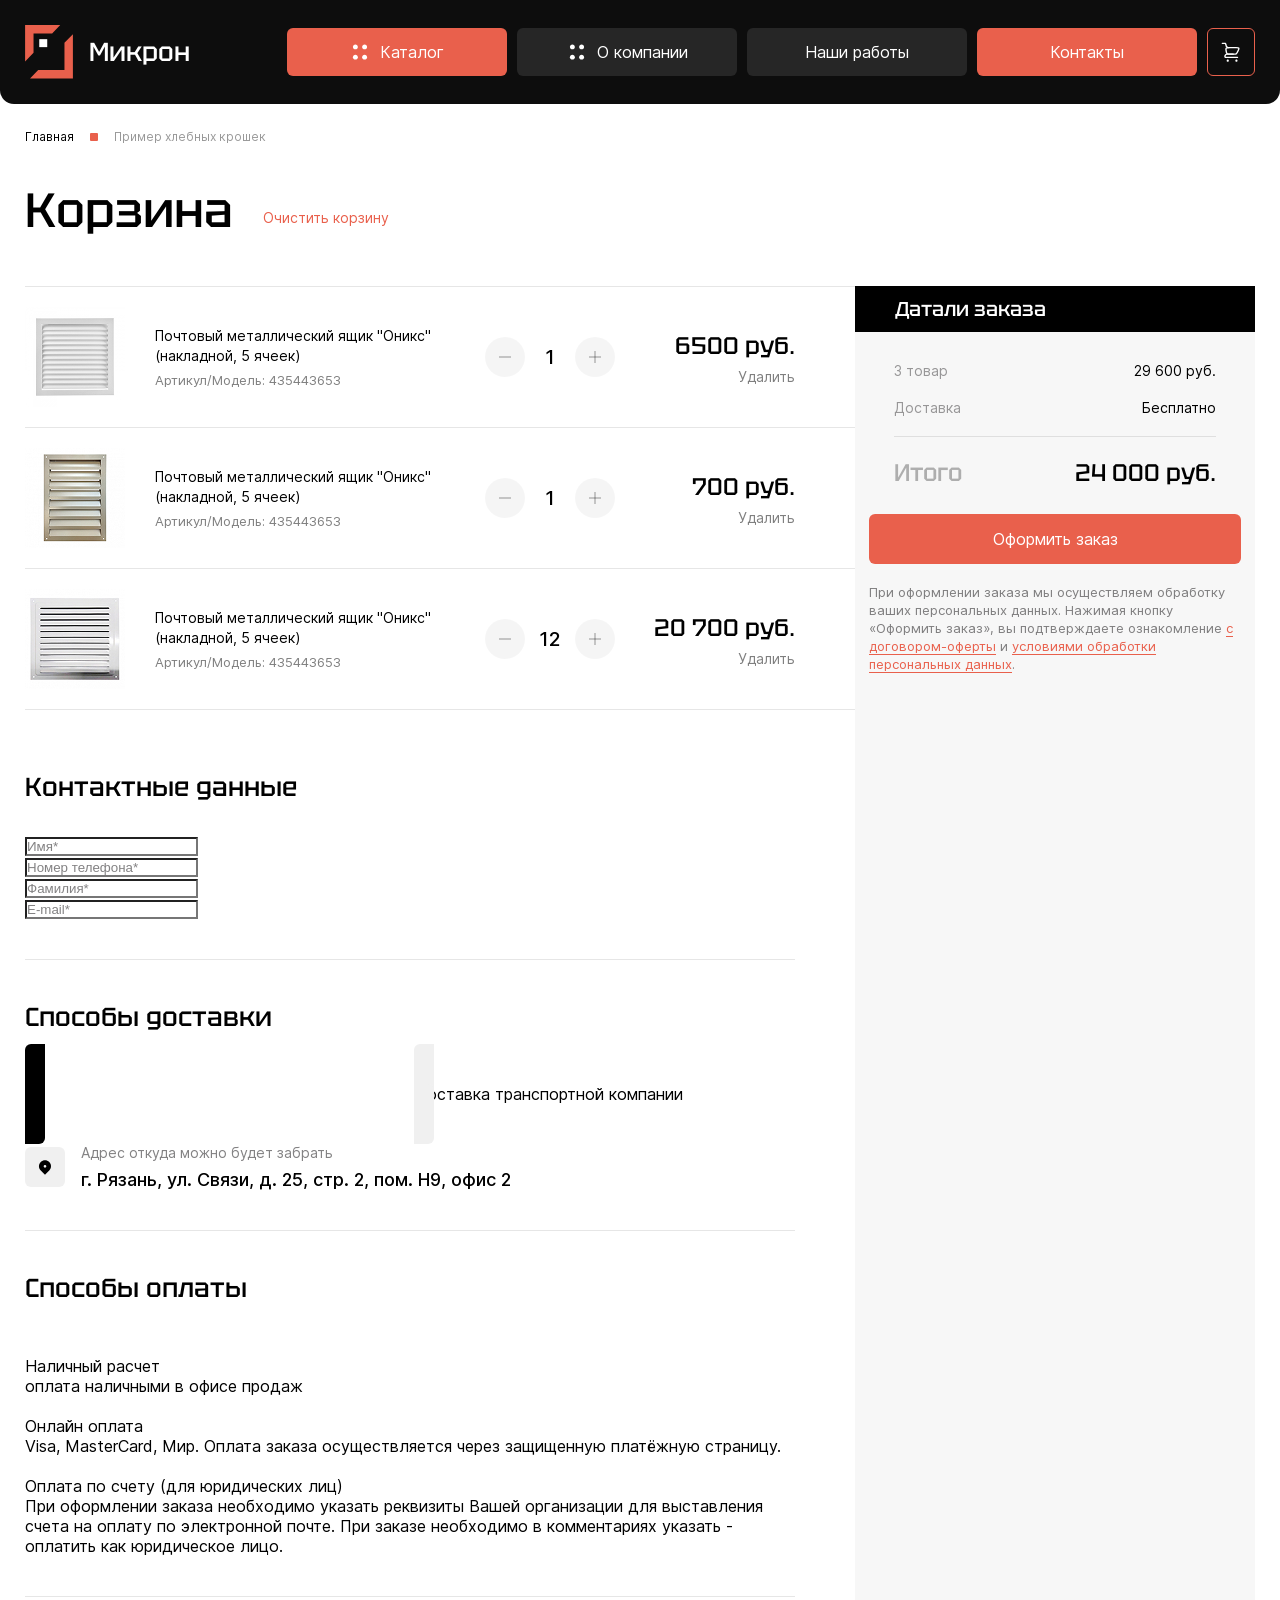
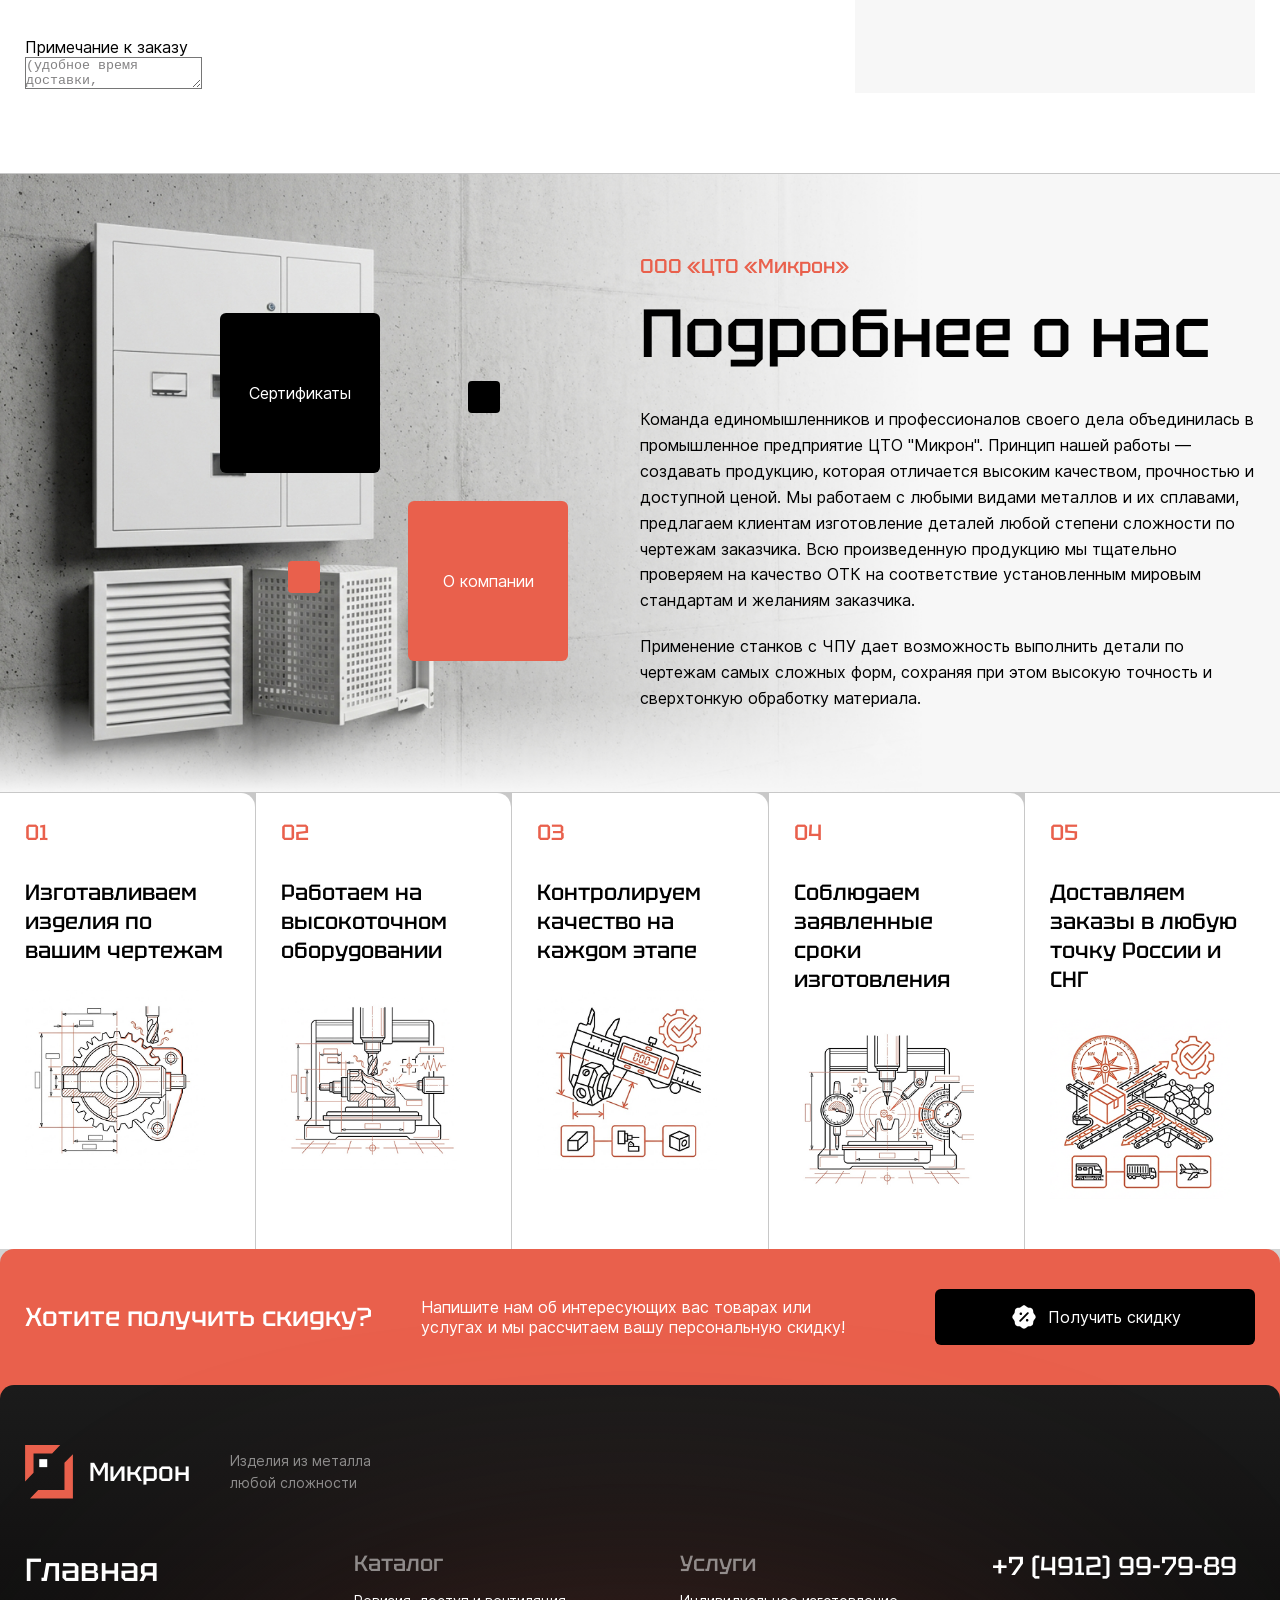
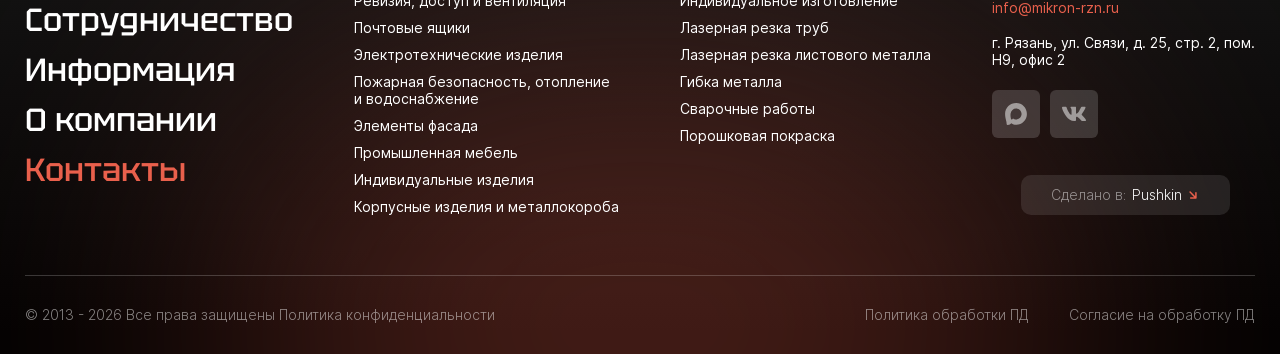
<file: cart.html>
<!DOCTYPE html>
<html lang="ru">
	<head>
		<meta http-equiv="Content-Type" content="text/html; charset=utf-8">

		<!-- Adapting the page for mobile devices -->
		<meta name="viewport" content="width=device-width, initial-scale=1, maximum-scale=1">

		<!-- Prohibition of phone number recognition -->
		<meta name="format-detection" content="telephone=no">
		<meta name="SKYPE_TOOLBAR" content ="SKYPE_TOOLBAR_PARSER_COMPATIBLE">

		<!-- Page title -->
		<title>Заголовок страницы</title>

		<!-- Meta description -->
		<meta name="description" content="">

		<!-- Meta Keywords -->
		<meta name="keywords" content="">

		<!-- Changing the color of the mobile browser panel -->
		<meta name="msapplication-TileColor" content="#0D0D0D">
		<meta name="theme-color" content="#0D0D0D">

		<!-- Connecting style files -->
		<link rel="stylesheet" href="css/reset.css">
		<link rel="stylesheet" href="css/swiper-bundle.min.css">
		<link rel="stylesheet" href="css/swiper.css">
		<link rel="stylesheet" href="css/fancybox.css">
		<link rel="stylesheet" href="css/ion.rangeSlider.css">
		<link rel="stylesheet" href="css/styles.css">
		<link rel="stylesheet" href="css/fonts.css">

		<link rel="stylesheet" href="css/response_1899.css" media="print, (max-width: 1899px)">
		<link rel="stylesheet" href="css/response_1439.css" media="print, (max-width: 1439px)">
		<link rel="stylesheet" href="css/response_1279.css" media="print, (max-width: 1279px)">
		<link rel="stylesheet" href="css/response_1023.css" media="print, (max-width: 1023px)">
		<link rel="stylesheet" href="css/response_767.css" media="print, (max-width: 767px)">
	</head>

	<body>
		<div class="wrap bg_white">
			<div class="main">
				<header>
					<div class="cont l_w">
						<a href="/" class="logo">
							<img src="images/logo.svg" alt="">
							<span>Микрон</span>
						</a>

						<nav class="menu">
							<div class="item">
								<button class="catalog_btn" popovertarget="catalog_sub">
									<svg class="icon"><use xlink:href="images/sprite.svg#ic_catalog"></use></svg>

									<span>Каталог</span>
								</button>

								<div class="catalog_sub" id="catalog_sub" popover>
									<div class="main_categories">
										<div>
											<a href="/" class="link active">
												<svg class="icon"><use xlink:href="images/sprite.svg#ic_link"></use></svg>

												<span>Ревизия, доступ<br> и вентиляция</span>
											</a>

											<div class="sub_categories show">
												<div><a href="/">Ревизионные стальные люки</a></div>

												<div><a href="/">Ревизионные стальные панели</a></div>

												<div><a href="/">Люки напольные</a></div>

												<div><a href="/">Люки выхода на кровлю</a></div>

												<div><a href="/">Люки под плитку</a></div>

												<div><a href="/">Люки под покраску</a></div>

												<div><a href="/">Противопожарные люки</a></div>

												<div><a href="/">Технические люки-двери</a></div>

												<div><a href="/">Вентиляционные решетки</a></div>
											</div>
										</div>

										<div>
											<a href="/" class="link">
												<svg class="icon"><use xlink:href="images/sprite.svg#ic_link"></use></svg>

												<span>Почтовые ящики</span>
											</a>
										</div>

										<div>
											<a href="/" class="link">
												<svg class="icon"><use xlink:href="images/sprite.svg#ic_link"></use></svg>

												<span>Электротехнические изделия</span>
											</a>
										</div>

										<div>
											<a href="/" class="link">
												<svg class="icon"><use xlink:href="images/sprite.svg#ic_link"></use></svg>

												<span>Пожарная безопасность, отопление и водоснабжение</span>
											</a>
										</div>

										<div>
											<a href="/" class="link">
												<svg class="icon"><use xlink:href="images/sprite.svg#ic_link"></use></svg>

												<span>Элементы фасада</span>
											</a>
										</div>

										<div>
											<a href="/" class="link">
												<svg class="icon"><use xlink:href="images/sprite.svg#ic_link"></use></svg>

												<span>Промышленная мебель</span>
											</a>
										</div>

										<div>
											<a href="/" class="link">
												<svg class="icon"><use xlink:href="images/sprite.svg#ic_link"></use></svg>

												<span>Индивидуальные изделия</span>
											</a>
										</div>

										<div>
											<a href="/" class="link">
												<svg class="icon"><use xlink:href="images/sprite.svg#ic_link"></use></svg>

												<span>Корпусные изделия<br> и металлокороба</span>
											</a>
										</div>
									</div>

									<div class="info">
										<div class="links">
											<div class="title">Услуги</div>

											<div class="items">
												<div><a href="/">Индивидуальное изготовление</a></div>

												<div><a href="/">Лазерная резка труб</a></div>

												<div><a href="/">Лазерная резка листового металла</a></div>

												<div><a href="/">Гибка металла</a></div>

												<div><a href="/">Сварочные работы</a></div>

												<div><a href="/">Порошковая покраска</a></div>
											</div>
										</div>

										<div class="divider"></div>

										<div class="contacts">
											<div class="item">
												<div class="label">офис (общий)</div>

												<div class="val">
													<div class="phone">
														<a href="tel:+7 (4912) 99-79-89">+7 (4912) 99-79-89</a>
													</div>
												</div>
											</div>

											<div class="item">
												<div class="label">отдел продаж</div>

												<div class="val">
													<div class="phone">
														<a href="tel:+7 (960) 573-93-11">+7 (960) 573-93-11</a>
													</div>
												</div>
											</div>

											<div class="item">
												<div class="val">
													<div class="email">
														<a href="mailto:info@mikron-rzn.ru">info@mikron-rzn.ru</a>
													</div>
												</div>
											</div>

											<div class="messengers">
												<a href="/" target="_blank" rel="noopener nofollow">
													<svg class="icon"><use xlink:href="images/sprite.svg#ic_max"></use></svg>
												</a>

												<a href="/" target="_blank" rel="noopener nofollow">
													<svg class="icon"><use xlink:href="images/sprite.svg#ic_vk"></use></svg>
												</a>

												<a href="/" target="_blank" rel="noopener nofollow">
													<svg class="icon"><use xlink:href="images/sprite.svg#ic_tg"></use></svg>
												</a>
											</div>
										</div>
									</div>
								</div>
							</div>

							<div class="item">
								<a href="/" class="sub_link">
									<svg class="icon"><use xlink:href="images/sprite.svg#ic_catalog"></use></svg>

									<span>О компании</span>
								</a>

								<div class="sub dark">
									<div><a href="/">Ревизионные стальные панели</a></div>

									<div><a href="/">Люки напольные</a></div>

									<div><a href="/">Ревизионные стальные люки</a></div>

									<div><a href="/">юки выхода на кровлю</a></div>

									<div><a href="/">Люки под плитку</a></div>
								</div>
							</div>

							<div class="item">
								<a href="/">
									<span>Наши работы</span>
								</a>
							</div>

							<div class="item">
								<a class="active">
									<span>Контакты</span>
								</a>
							</div>
						</nav>

						<a href="/" class="cart_link">
							<svg class="icon"><use xlink:href="images/sprite.svg#ic_cart"></use></svg>
						</a>
					</div>
				</header>


				<section class="mob_header">
					<div class="cont">
						<a href="/" class="logo">
							<img src="images/logo.svg" alt="">
							<span>Микрон</span>
						</a>

						<button class="catalog_btn">
							<svg class="icon"><use xlink:href="images/sprite.svg#ic_catalog"></use></svg>

							<svg class="icon"><use xlink:href="images/sprite.svg#ic_close"></use></svg>

							<span>Каталог</span>
						</button>

						<button class="mob_menu_btn">
							<svg class="icon"><use xlink:href="images/sprite.svg#ic_menu"></use></svg>

							<svg class="icon"><use xlink:href="images/sprite.svg#ic_close"></use></svg>
						</button>
					</div>
				</section>


				<section class="mob_menu">
					<div class="scroll">
						<div class="menu">
							<div><a href="/">
								<span>Главная</span>
							</a></div>

							<div><a href="/">
								<span>Наши работы</span>
							</a></div>

							<div><a href="/">
								<span>Сотрудничество</span>
							</a></div>

							<div><a href="/">
								<span>Информация</span>
							</a></div>

							<div>
								<a href="/" class="sub_link">
									<span>О компании</span>

									<svg class="icon"><use xlink:href="images/sprite.svg#ic_arr_hor"></use></svg>
								</a>

								<div class="sub">
									<div class="scroll">
										<div class="back">
											<button class="btn">
												<svg class="icon"><use xlink:href="images/sprite.svg#ic_arr_hor"></use></svg>

												<span>О компании</span>
											</button>
										</div>

										<div class="items">
											<div><a href="/">Ревизионные стальные панели</a></div>

											<div><a href="/">Люки напольные</a></div>

											<div><a href="/">Ревизионные стальные люки</a></div>

											<div><a href="/">Информация</a></div>

											<div><a href="/">Люки выхода на кровлю</a></div>

											<div><a href="/">Люки под плитку</a></div>
										</div>
									</div>
								</div>
							</div>

							<div><a href="/">
								<span>Контакты</span>
							</a></div>
						</div>

						<div class="divider"></div>

						<a href="/" class="cart_link">
							<svg class="icon"><use xlink:href="images/sprite.svg#ic_cart"></use></svg>

							<span class="count">2</span>
						</a>

						<div class="divider"></div>

						<div class="contacts">
							<div class="phone">
								<a href="tel:+7 (4912) 99-79-89">
									<svg class="icon"><use xlink:href="images/sprite.svg#ic_phone"></use></svg>

									<span>+7 (4912) 99-79-89</span>
								</a>

								<div class="exp">офис (общий)</div>
							</div>

							<div class="phone">
								<a href="tel:+7 (960) 573-93-11">
									<svg class="icon"><use xlink:href="images/sprite.svg#ic_phone"></use></svg>

									<span>+7 (960) 573-93-11</span>
								</a>

								<div class="exp">отдел продаж</div>
							</div>

							<div class="location">
								<div class="address">
									<svg class="icon"><use xlink:href="images/sprite.svg#ic_location"></use></svg>

									<span>г. Рязань, ул. Связи, д. 25, стр. 2, пом. Н9, офис 2</span>
								</div>

								<div class="work_time">
									<span>Пн-Пт: 8:00 - 17:00</span>
									<span>Обед: 12:00 - 13:00</span>
								</div>
							</div>

							<div class="email">
								<a href="mailto:info@mikron-rzn.ru">
									<svg class="icon"><use xlink:href="images/sprite.svg#ic_email"></use></svg>

									<span>info@mikron-rzn.ru</span>
								</a>
							</div>

							<div class="messengers">
								<a href="/" target="_blank" rel="noopener nofollow">
									<svg class="icon"><use xlink:href="images/sprite.svg#ic_max"></use></svg>
								</a>

								<a href="/" target="_blank" rel="noopener nofollow">
									<svg class="icon"><use xlink:href="images/sprite.svg#ic_vk"></use></svg>
								</a>

								<a href="/" target="_blank" rel="noopener nofollow">
									<svg class="icon"><use xlink:href="images/sprite.svg#ic_tg"></use></svg>
								</a>
							</div>
						</div>
					</div>
				</section>


				<section class="mob_catalog">
					<div class="scroll">
						<div class="items">
							<div><a href="/">Ревизия, доступ и вентиляция</a></div>

							<div><a href="/">Почтовые ящики</a></div>

							<div><a href="/">Электротехнические изделия</a></div>

							<div><a href="/">Пожарная безопасность, отопление и водоснабжение</a></div>

							<div><a href="/">Элементы фасада</a></div>

							<div><a href="/">Промышленная мебель</a></div>

							<div><a href="/">Индивидуальные изделия</a></div>

							<div><a href="/">Корпусные изделия и металлокороба</a></div>
						</div>
					</div>
				</section>


				<section class="page_head">
					<div class="cont">
						<div class="breadcrumbs">
							<a href="/">Главная</a>

							<span class="sep"></span>

							<span class="current">Пример хлебных крошек</span>
						</div>
					</div>
				</section>


				<section class="cart_info block">
					<div class="cont">
						<div class="block_head row">
							<div class="title size_l">Корзина</div>

							<button class="clear_btn">Очистить корзину</button>
						</div>

						<div class="grid">
							<div class="data">
								<div class="lits">
									<div class="product">
										<picture class="thumb">
											<img src="images/tmp/cart_product_thumb1.jpg" alt="" loading="lazy">
										</picture>

										<div class="info">
											<div class="name">
												<a href="/" target="_blank">Почтовый металлический ящик "Оникс" (накладной, 5 ячеек)</a>
											</div>

											<div class="code">Артикул/Модель: 435443653</div>
										</div>

										<div class="amount">
											<button type="button" class="btn minus"></button>

											<input type="text" value="1" class="input" data-minimum="1" data-maximum="999" data-step="1" data-unit="" maxlength="3">

											<button type="button" class="btn plus"></button>
										</div>

										<div class="total">
											<div class="price">6500 руб.</div>

											<button class="delete_btn">Удалить</button>
										</div>
									</div>

									<div class="product">
										<picture class="thumb">
											<img src="images/tmp/cart_product_thumb2.jpg" alt="" loading="lazy">
										</picture>

										<div class="info">
											<div class="name">
												<a href="/" target="_blank">Почтовый металлический ящик "Оникс" (накладной, 5 ячеек)</a>
											</div>

											<div class="code">Артикул/Модель: 435443653</div>
										</div>

										<div class="amount">
											<button type="button" class="btn minus"></button>

											<input type="text" value="1" class="input" data-minimum="1" data-maximum="999" data-step="1" data-unit="" maxlength="3">

											<button type="button" class="btn plus"></button>
										</div>

										<div class="total">
											<div class="price">700 руб.</div>

											<button class="delete_btn">Удалить</button>
										</div>
									</div>

									<div class="product">
										<picture class="thumb">
											<img src="images/tmp/cart_product_thumb3.jpg" alt="" loading="lazy">
										</picture>

										<div class="info">
											<div class="name">
												<a href="/" target="_blank">Почтовый металлический ящик "Оникс" (накладной, 5 ячеек)</a>
											</div>

											<div class="code">Артикул/Модель: 435443653</div>
										</div>

										<div class="amount">
											<button type="button" class="btn minus"></button>

											<input type="text" value="12" class="input" data-minimum="1" data-maximum="999" data-step="1" data-unit="" maxlength="3">

											<button type="button" class="btn plus"></button>
										</div>

										<div class="total">
											<div class="price">20 700 руб.</div>

											<button class="delete_btn">Удалить</button>
										</div>
									</div>
								</div>

								<form action="" class="form checkout">
									<div class="section">
										<div class="title">Контактные данные</div>

										<div class="columns">
											<div class="line">
												<div class="field">
													<input type="text" name="" value="" class="input" placeholder="Имя*">
												</div>
											</div>

											<div class="line">
												<div class="field">
													<input type="tel" name="" value="" class="input" placeholder="Номер телефона*">
												</div>
											</div>

											<div class="line">
												<div class="field">
													<input type="text" name="" value="" class="input" placeholder="Фамилия*">
												</div>
											</div>

											<div class="line">
												<div class="field">
													<input type="text" name="" value="" class="input" placeholder="E-mail*">
												</div>
											</div>
										</div>
									</div>

									<div class="section delivery">
										<div class="title">Способы доставки</div>

										<div class="line radios">
											<div class="field">
												<label class="radio">
													<input type="radio" name="delivery_method" data-info="1" checked>

													<div class="check"></div>

													<div>
														<div class="desc">Самовывоз</div>
													</div>
												</label>
											</div>

											<div class="field">
												<label class="radio">
													<input type="radio" name="delivery_method" data-info="2">

													<div class="check"></div>

													<div>
														<div class="desc">Доставка транспортной компании </div>
													</div>
												</label>
											</div>
										</div>

										<div class="method_info method_info1" style="display: block;">
											<div class="pickup_points">
												<div class="point">
													<div class="icon">
														<svg><use xlink:href="images/sprite.svg#ic_location"></use></svg>
													</div>

													<div>
														<div class="label">Адрес откуда можно будет забрать</div>

														<div class="val">г. Рязань, ул. Связи, д. 25, стр. 2, пом. Н9, офис 2</div>
													</div>
												</div>
											</div>
										</div>

										<div class="method_info method_info2">

										</div>
									</div>

									<div class="section payment">
										<div class="title">Способы оплаты</div>

										<div class="line radios">
											<div class="field">
												<label class="radio">
													<input type="radio" name="payment_method">

													<div class="check"></div>

													<div>
														<div class="name">Наличный расчет</div>

														<div class="desc">оплата наличными в офисе продаж</div>
													</div>
												</label>
											</div>

											<div class="field">
												<label class="radio">
													<input type="radio" name="payment_method">

													<div class="check"></div>

													<div>
														<div class="name">Онлайн оплата</div>

														<div class="desc"> Visa, MasterCard, Мир. Оплата заказа осуществляется через защищенную платёжную страницу.</div>
													</div>
												</label>
											</div>

											<div class="field">
												<label class="radio">
													<input type="radio" name="payment_method">

													<div class="check"></div>

													<div>
														<div class="name">Оплата по счету (для юридических лиц)</div>

														<div class="desc">При оформлении заказа необходимо указать реквизиты Вашей организации для выставления счета на оплату по электронной почте. При заказе необходимо в комментариях указать - оплатить как юридическое лицо.</div>
													</div>
												</label>
											</div>
										</div>
									</div>

									<div class="section">
										<div class="line">
											<div class="field">
												<div class="label">Примечание к заказу</div>

												<textarea name="" placeholder="(удобное время доставки, дополнительный телефон, код домофона, прочие пожелания)	"></textarea>
											</div>
										</div>
									</div>
								</form>
							</div>

							<div class="total_info">
								<div class="sticky">
									<div class="title">Датали заказа</div>

									<div class="info">
										<div class="prices">
											<div>
												<div class="label">3 товар</div>

												<div class="price">29 600 руб.</div>
											</div>

											<div>
												<div class="label">Доставка</div>

												<div class="price">Бесплатно</div>
											</div>
										</div>

										<div class="total_price">
											<div class="label">Итого</div>

											<div class="price">24 000 руб.</div>
										</div>

										<button class="order_btn">Оформить заказ</button>

										<div class="agree">При оформлении заказа мы осуществляем обработку ваших персональных данных. Нажимая кнопку «Оформить заказ», вы подтверждаете ознакомление <a href="/" target="_blank">с договором-оферты</a> и <a href="/" target="_blank">условиями обработки персональных данных</a>.</div>
									</div>
								</div>
							</div>
						</div>
					</div>
				</section>


				<section class="about_info">
					<div class="cont l_w">
						<div class="data">
							<div class="company">ООО «ЦТО «Микрон»</div>

							<div class="title">Подробнее о нас</div>

							<div class="text_block">
								<p>Команда единомышленников и профессионалов своего дела объединилась в промышленное предприятие ЦТО "Микрон". Принцип нашей работы — создавать продукцию, которая отличается высоким качеством, прочностью и доступной ценой. Мы работаем с любыми видами металлов и их сплавами, предлагаем клиентам изготовление деталей любой степени сложности по чертежам заказчика. Всю произведенную продукцию мы тщательно проверяем на качество ОТК на соответствие установленным мировым стандартам и желаниям заказчика.</p>

								<p>Применение станков с ЧПУ дает возможность выполнить детали по чертежам самых сложных форм, сохраняя при этом высокую точность и сверхтонкую обработку материала.</p>
							</div>
						</div>
					</div>

					<div class="squares">
						<div class="square square1">Сертификаты</div>

						<div class="square square2 primary">О компании</div>

						<div class="square square3 small"></div>

						<div class="square square4 small primary"></div>
					</div>

					<picture class="bg">
						<img src="images/tmp/bg_about_info.jpg" alt="" loading="lazy">
					</picture>
				</section>


				<section class="advantages">
					<div class="grid_row">
						<div class="item">
							<div class="number"></div>

							<div class="name">Изготавливаем изделия по вашим чертежам</div>

							<picture class="thumb">
								<img src="images/tmp/advantage_thumb1.png" alt="" loading="lazy">
							</picture>
						</div>

						<div class="item">
							<div class="number"></div>

							<div class="name">Работаем на высокоточном оборудовании</div>

							<picture class="thumb">
								<img src="images/tmp/advantage_thumb2.png" alt="" loading="lazy">
							</picture>
						</div>

						<div class="item">
							<div class="number"></div>

							<div class="name">Контролируем качество на каждом этапе</div>

							<picture class="thumb">
								<img src="images/tmp/advantage_thumb3.png" alt="" loading="lazy">
							</picture>
						</div>

						<div class="item">
							<div class="number"></div>

							<div class="name">Соблюдаем заявленные сроки изготовления</div>

							<picture class="thumb">
								<img src="images/tmp/advantage_thumb4.png" alt="" loading="lazy">
							</picture>
						</div>

						<div class="item">
							<div class="number"></div>

							<div class="name">Доставляем заказы в любую точку России и СНГ</div>

							<picture class="thumb">
								<img src="images/tmp/advantage_thumb5.png" alt="" loading="lazy">
							</picture>
						</div>
					</div>
				</section>


				<section class="action">
					<div class="cont l_w">
						<div class="title">Хотите получить скидку?</div>

						<div class="desc">
							<p>Напишите нам об интересующих вас товарах или услугах и мы рассчитаем вашу персональную скидку!</p>
						</div>

						<button class="btn" data-open-modal data-modal="get_discount_modal">
							<svg class="icon"><use xlink:href="images/sprite.svg#ic_discount"></use></svg>

							<span>Получить скидку</span>
						</button>
					</div>
				</section>
			</div>


			<footer>
				<div class="cont l_w">
					<div class="data">
						<div class="col">
							<div class="logo">
								<img src="images/logo.svg" alt="">
								<span>Микрон</span>
							</div>

							<div class="desc">Изделия из металла любой сложности</div>

							<div class="creator">
								<a href="/" target="_blank" rel="noopener">
									Сделано в: <span>Pushkin</span>

									<svg class="icon"><use xlink:href="images/sprite.svg#ic_arrow_diagonal"></use></svg>
								</a>
							</div>
						</div>

						<div class="menu">
							<div><a href="/">Главная</a></div>

							<div><a href="/">Сотрудничество</a></div>

							<div><a href="/">Информация</a></div>

							<div><a href="/">О компании</a></div>

							<div><a class="active">Контакты</a></div>
						</div>

						<div class="links">
							<div class="title">Каталог</div>

							<div class="items">
								<div><a href="/">Ревизия, доступ и вентиляция</a></div>

								<div><a href="/">Почтовые ящики</a></div>

								<div><a href="/">Электротехнические изделия</a></div>

								<div><a href="/">Пожарная безопасность, отопление<br> и водоснабжение</a></div>

								<div><a href="/">Элементы фасада</a></div>

								<div><a href="/">Промышленная мебель</a></div>

								<div><a href="/">Индивидуальные изделия</a></div>

								<div><a href="/">Корпусные изделия и металлокороба</a></div>
							</div>
						</div>

						<div class="links">
							<div class="title">Услуги</div>

							<div class="items">
								<div><a href="/">Индивидуальное изготовление</a></div>

								<div><a href="/">Лазерная резка труб</a></div>

								<div><a href="/">Лазерная резка листового металла</a></div>

								<div><a href="/">Гибка металла</a></div>

								<div><a href="/">Сварочные работы</a></div>

								<div><a href="/">Порошковая покраска</a></div>
							</div>
						</div>

						<div class="contacts">
							<div class="phone">
								<a href="tel:+7 (4912) 99-79-89">+7 (4912) 99-79-89</a>
							</div>

							<div class="email">
								<a href="mailto:info@mikron-rzn.ru">info@mikron-rzn.ru</a>
							</div>

							<div class="address">г. Рязань, ул. Связи, д. 25, стр. 2, пом.<br> Н9, офис 2</div>

							<div class="messengers">
								<a href="/" target="_blank" rel="noopener nofollow">
									<svg class="icon"><use xlink:href="images/sprite.svg#ic_max"></use></svg>
								</a>

								<a href="/" target="_blank" rel="noopener nofollow">
									<svg class="icon"><use xlink:href="images/sprite.svg#ic_vk"></use></svg>
								</a>
							</div>
						</div>
					</div>

					<div class="bottom">
						<div class="copyright">&copy; 2013 - 2026 Все права защищены Политика конфиденциальности</div>

						<div class="legal_links">
							<div><a href="/">Политика обработки ПД</a></div>

							<div><a href="/">Согласие на обработку ПД</a></div>
						</div>
					</div>
				</div>
			</footer>
		</div>


		<dialog class="modal" id="get_discount_modal">
			<div class="wrapper">
				<div class="inner">
					<button class="close_btn" data-close-modal>
						<svg class="icon"><use xlink:href="images/sprite.svg#ic_close"></use></svg>
					</button>

					<div class="modal_title">Хотите получить скидку?</div>

					<div class="modal_desc">
						<p>Напишите нам об интересующих вас товарах или услугах и мы рассчитаем вашу персональную скидку!</p>
					</div>

					<form action="" class="form">
						<div class="line">
							<div class="field">
								<input type="text" name="" value="" class="input" placeholder="Ваше имя*">
							</div>
						</div>

						<div class="line">
							<div class="field">
								<input type="tel" name="" value="" class="input" placeholder="Номер телефона*">
							</div>
						</div>

						<div class="line">
							<div class="field">
								<input type="text" name="" value="" class="input" placeholder="Комментарий">
							</div>
						</div>

						<div class="submit">
							<button type="submit" class="submit_btn">Отправить</button>
						</div>

						<div class="agree">Нажимая кнопку, вы соглашаетесь с политикой обработки персональных данных</div>
					</form>
				</div>
			</div>
		</dialog>


		<!-- Connecting javascript files -->
		<script src="js/jquery-3.7.1.min.js"></script>
		<script src="js/functions.js"></script>
		<script src="js/swiper-bundle.min.js"></script>
		<script src="js/fancybox.js"></script>
		<script src="js/maska.min.js"></script>
		<script src="js/ion.rangeSlider.min.js"></script>
		<script src="js/nice-select2.js"></script>
		<script src="js/scripts.js"></script>
	</body>
</html>
</file>
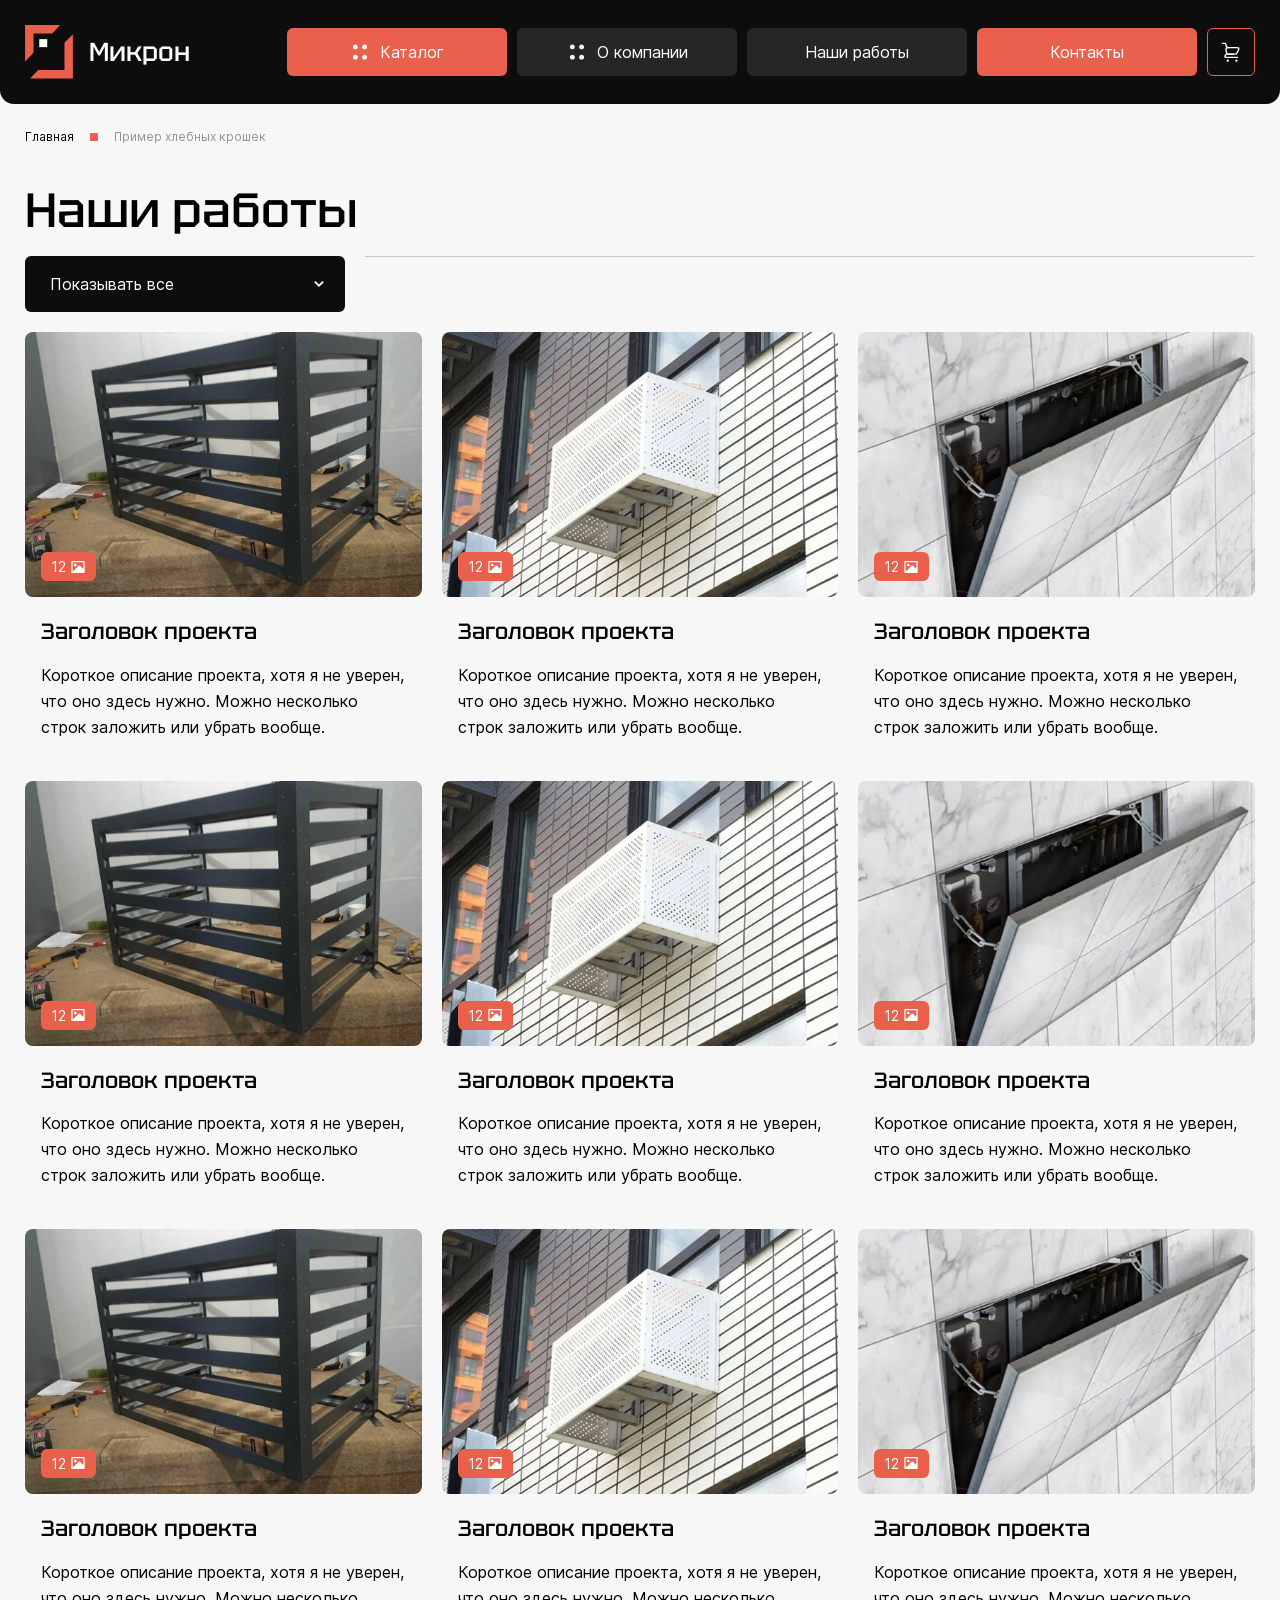
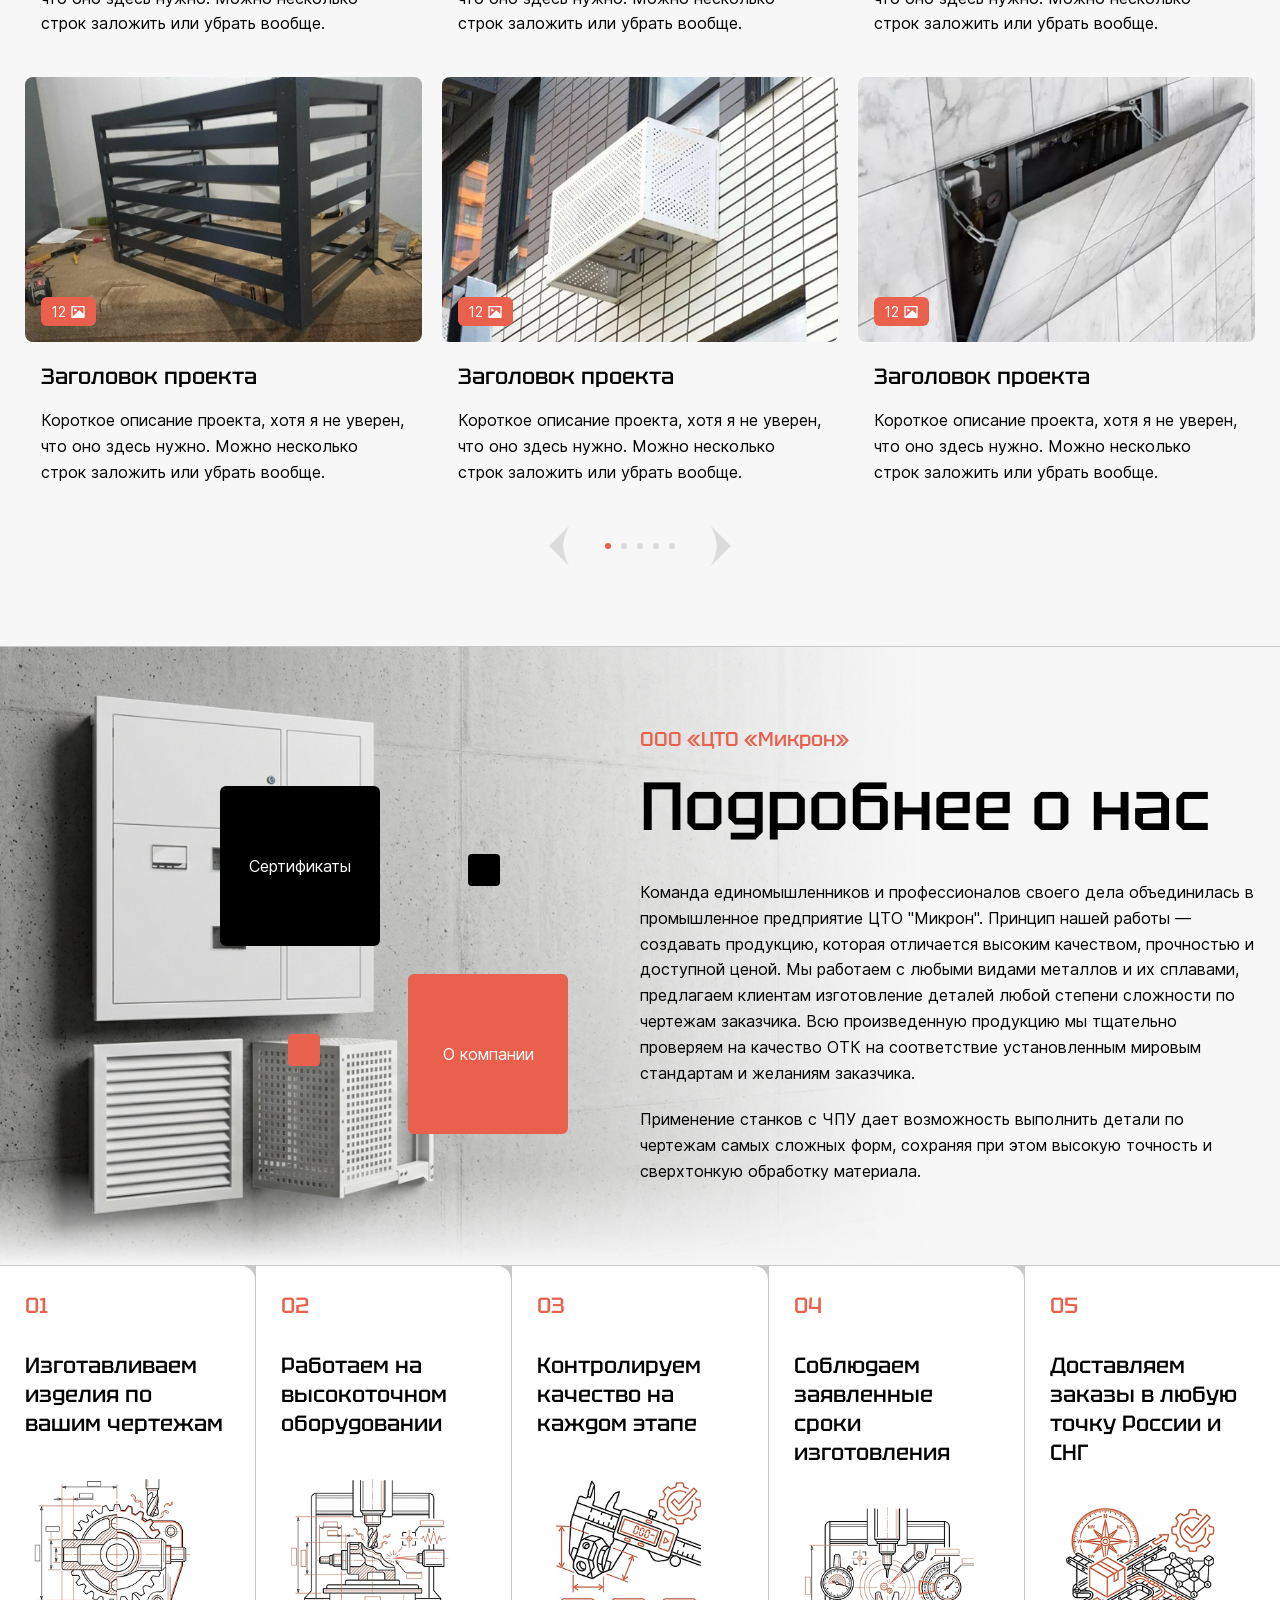
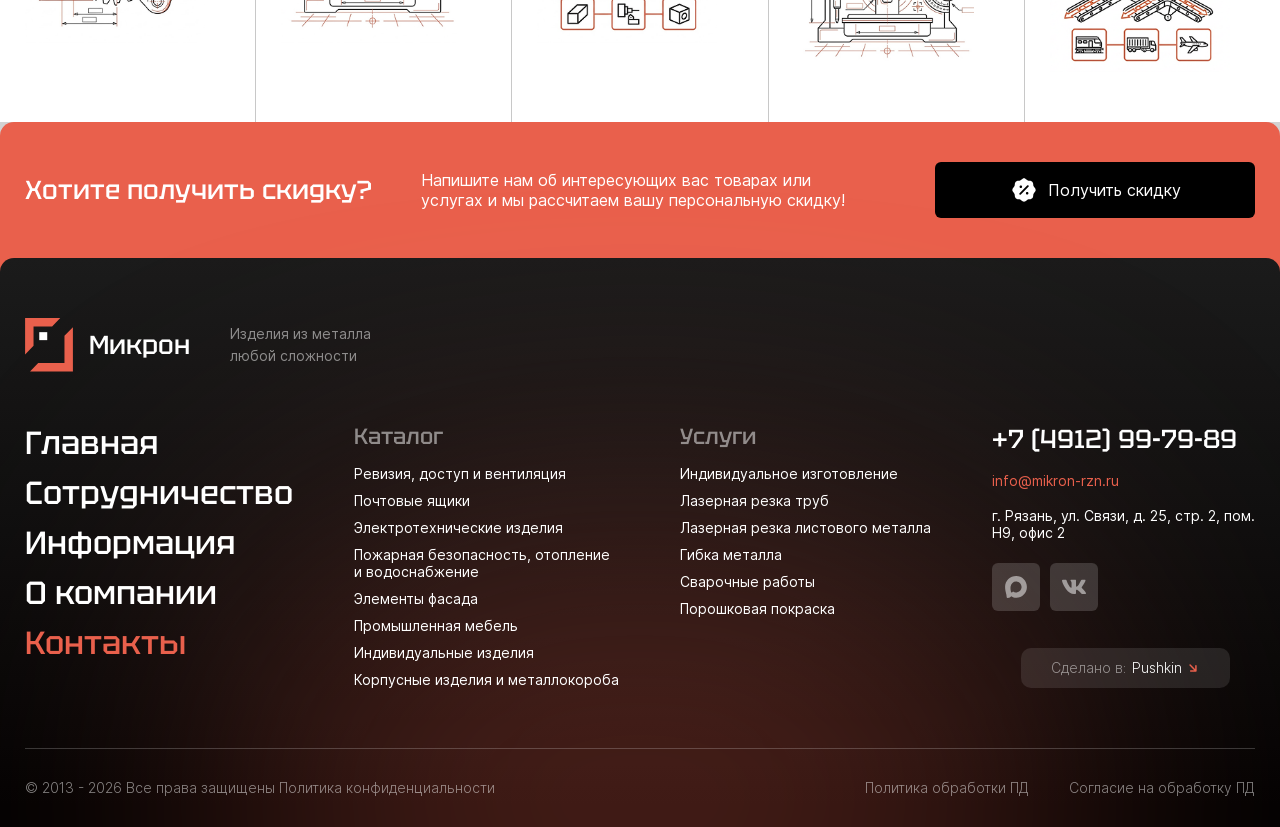
<file: cases.html>
<!DOCTYPE html>
<html lang="ru">
	<head>
		<meta http-equiv="Content-Type" content="text/html; charset=utf-8">

		<!-- Adapting the page for mobile devices -->
		<meta name="viewport" content="width=device-width, initial-scale=1, maximum-scale=1">

		<!-- Prohibition of phone number recognition -->
		<meta name="format-detection" content="telephone=no">
		<meta name="SKYPE_TOOLBAR" content ="SKYPE_TOOLBAR_PARSER_COMPATIBLE">

		<!-- Page title -->
		<title>Заголовок страницы</title>

		<!-- Meta description -->
		<meta name="description" content="">

		<!-- Meta Keywords -->
		<meta name="keywords" content="">

		<!-- Changing the color of the mobile browser panel -->
		<meta name="msapplication-TileColor" content="#0D0D0D">
		<meta name="theme-color" content="#0D0D0D">

		<!-- Connecting style files -->
		<link rel="stylesheet" href="css/reset.css">
		<link rel="stylesheet" href="css/swiper-bundle.min.css">
		<link rel="stylesheet" href="css/swiper.css">
		<link rel="stylesheet" href="css/fancybox.css">
		<link rel="stylesheet" href="css/ion.rangeSlider.css">
		<link rel="stylesheet" href="css/styles.css">
		<link rel="stylesheet" href="css/fonts.css">

		<link rel="stylesheet" href="css/response_1899.css" media="print, (max-width: 1899px)">
		<link rel="stylesheet" href="css/response_1439.css" media="print, (max-width: 1439px)">
		<link rel="stylesheet" href="css/response_1279.css" media="print, (max-width: 1279px)">
		<link rel="stylesheet" href="css/response_1023.css" media="print, (max-width: 1023px)">
		<link rel="stylesheet" href="css/response_767.css" media="print, (max-width: 767px)">
	</head>

	<body>
		<div class="wrap">
			<div class="main">
				<header>
					<div class="cont l_w">
						<a href="/" class="logo">
							<img src="images/logo.svg" alt="">
							<span>Микрон</span>
						</a>

						<nav class="menu">
							<div class="item">
								<button class="catalog_btn" popovertarget="catalog_sub">
									<svg class="icon"><use xlink:href="images/sprite.svg#ic_catalog"></use></svg>

									<span>Каталог</span>
								</button>

								<div class="catalog_sub" id="catalog_sub" popover>
									<div class="main_categories">
										<div>
											<a href="/" class="link active">
												<svg class="icon"><use xlink:href="images/sprite.svg#ic_link"></use></svg>

												<span>Ревизия, доступ<br> и вентиляция</span>
											</a>

											<div class="sub_categories show">
												<div><a href="/">Ревизионные стальные люки</a></div>

												<div><a href="/">Ревизионные стальные панели</a></div>

												<div><a href="/">Люки напольные</a></div>

												<div><a href="/">Люки выхода на кровлю</a></div>

												<div><a href="/">Люки под плитку</a></div>

												<div><a href="/">Люки под покраску</a></div>

												<div><a href="/">Противопожарные люки</a></div>

												<div><a href="/">Технические люки-двери</a></div>

												<div><a href="/">Вентиляционные решетки</a></div>
											</div>
										</div>

										<div>
											<a href="/" class="link">
												<svg class="icon"><use xlink:href="images/sprite.svg#ic_link"></use></svg>

												<span>Почтовые ящики</span>
											</a>
										</div>

										<div>
											<a href="/" class="link">
												<svg class="icon"><use xlink:href="images/sprite.svg#ic_link"></use></svg>

												<span>Электротехнические изделия</span>
											</a>
										</div>

										<div>
											<a href="/" class="link">
												<svg class="icon"><use xlink:href="images/sprite.svg#ic_link"></use></svg>

												<span>Пожарная безопасность, отопление и водоснабжение</span>
											</a>
										</div>

										<div>
											<a href="/" class="link">
												<svg class="icon"><use xlink:href="images/sprite.svg#ic_link"></use></svg>

												<span>Элементы фасада</span>
											</a>
										</div>

										<div>
											<a href="/" class="link">
												<svg class="icon"><use xlink:href="images/sprite.svg#ic_link"></use></svg>

												<span>Промышленная мебель</span>
											</a>
										</div>

										<div>
											<a href="/" class="link">
												<svg class="icon"><use xlink:href="images/sprite.svg#ic_link"></use></svg>

												<span>Индивидуальные изделия</span>
											</a>
										</div>

										<div>
											<a href="/" class="link">
												<svg class="icon"><use xlink:href="images/sprite.svg#ic_link"></use></svg>

												<span>Корпусные изделия<br> и металлокороба</span>
											</a>
										</div>
									</div>

									<div class="info">
										<div class="links">
											<div class="title">Услуги</div>

											<div class="items">
												<div><a href="/">Индивидуальное изготовление</a></div>

												<div><a href="/">Лазерная резка труб</a></div>

												<div><a href="/">Лазерная резка листового металла</a></div>

												<div><a href="/">Гибка металла</a></div>

												<div><a href="/">Сварочные работы</a></div>

												<div><a href="/">Порошковая покраска</a></div>
											</div>
										</div>

										<div class="divider"></div>

										<div class="contacts">
											<div class="item">
												<div class="label">офис (общий)</div>

												<div class="val">
													<div class="phone">
														<a href="tel:+7 (4912) 99-79-89">+7 (4912) 99-79-89</a>
													</div>
												</div>
											</div>

											<div class="item">
												<div class="label">отдел продаж</div>

												<div class="val">
													<div class="phone">
														<a href="tel:+7 (960) 573-93-11">+7 (960) 573-93-11</a>
													</div>
												</div>
											</div>

											<div class="item">
												<div class="val">
													<div class="email">
														<a href="mailto:info@mikron-rzn.ru">info@mikron-rzn.ru</a>
													</div>
												</div>
											</div>

											<div class="messengers">
												<a href="/" target="_blank" rel="noopener nofollow">
													<svg class="icon"><use xlink:href="images/sprite.svg#ic_max"></use></svg>
												</a>

												<a href="/" target="_blank" rel="noopener nofollow">
													<svg class="icon"><use xlink:href="images/sprite.svg#ic_vk"></use></svg>
												</a>

												<a href="/" target="_blank" rel="noopener nofollow">
													<svg class="icon"><use xlink:href="images/sprite.svg#ic_tg"></use></svg>
												</a>
											</div>
										</div>
									</div>
								</div>
							</div>

							<div class="item">
								<a href="/" class="sub_link">
									<svg class="icon"><use xlink:href="images/sprite.svg#ic_catalog"></use></svg>

									<span>О компании</span>
								</a>

								<div class="sub dark">
									<div><a href="/">Ревизионные стальные панели</a></div>

									<div><a href="/">Люки напольные</a></div>

									<div><a href="/">Ревизионные стальные люки</a></div>

									<div><a href="/">юки выхода на кровлю</a></div>

									<div><a href="/">Люки под плитку</a></div>
								</div>
							</div>

							<div class="item">
								<a href="/">
									<span>Наши работы</span>
								</a>
							</div>

							<div class="item">
								<a class="active">
									<span>Контакты</span>
								</a>
							</div>
						</nav>

						<a href="/" class="cart_link">
							<svg class="icon"><use xlink:href="images/sprite.svg#ic_cart"></use></svg>
						</a>
					</div>
				</header>


				<section class="mob_header">
					<div class="cont">
						<a href="/" class="logo">
							<img src="images/logo.svg" alt="">
							<span>Микрон</span>
						</a>

						<button class="catalog_btn">
							<svg class="icon"><use xlink:href="images/sprite.svg#ic_catalog"></use></svg>

							<svg class="icon"><use xlink:href="images/sprite.svg#ic_close"></use></svg>

							<span>Каталог</span>
						</button>

						<button class="mob_menu_btn">
							<svg class="icon"><use xlink:href="images/sprite.svg#ic_menu"></use></svg>

							<svg class="icon"><use xlink:href="images/sprite.svg#ic_close"></use></svg>
						</button>
					</div>
				</section>


				<section class="mob_menu">
					<div class="scroll">
						<div class="menu">
							<div><a href="/">
								<span>Главная</span>
							</a></div>

							<div><a href="/">
								<span>Наши работы</span>
							</a></div>

							<div><a href="/">
								<span>Сотрудничество</span>
							</a></div>

							<div><a href="/">
								<span>Информация</span>
							</a></div>

							<div>
								<a href="/" class="sub_link">
									<span>О компании</span>

									<svg class="icon"><use xlink:href="images/sprite.svg#ic_arr_hor"></use></svg>
								</a>

								<div class="sub">
									<div class="scroll">
										<div class="back">
											<button class="btn">
												<svg class="icon"><use xlink:href="images/sprite.svg#ic_arr_hor"></use></svg>

												<span>О компании</span>
											</button>
										</div>

										<div class="items">
											<div><a href="/">Ревизионные стальные панели</a></div>

											<div><a href="/">Люки напольные</a></div>

											<div><a href="/">Ревизионные стальные люки</a></div>

											<div><a href="/">Информация</a></div>

											<div><a href="/">Люки выхода на кровлю</a></div>

											<div><a href="/">Люки под плитку</a></div>
										</div>
									</div>
								</div>
							</div>

							<div><a href="/">
								<span>Контакты</span>
							</a></div>
						</div>

						<div class="divider"></div>

						<a href="/" class="cart_link">
							<svg class="icon"><use xlink:href="images/sprite.svg#ic_cart"></use></svg>

							<span class="count">2</span>
						</a>

						<div class="divider"></div>

						<div class="contacts">
							<div class="phone">
								<a href="tel:+7 (4912) 99-79-89">
									<svg class="icon"><use xlink:href="images/sprite.svg#ic_phone"></use></svg>

									<span>+7 (4912) 99-79-89</span>
								</a>

								<div class="exp">офис (общий)</div>
							</div>

							<div class="phone">
								<a href="tel:+7 (960) 573-93-11">
									<svg class="icon"><use xlink:href="images/sprite.svg#ic_phone"></use></svg>

									<span>+7 (960) 573-93-11</span>
								</a>

								<div class="exp">отдел продаж</div>
							</div>

							<div class="location">
								<div class="address">
									<svg class="icon"><use xlink:href="images/sprite.svg#ic_location"></use></svg>

									<span>г. Рязань, ул. Связи, д. 25, стр. 2, пом. Н9, офис 2</span>
								</div>

								<div class="work_time">
									<span>Пн-Пт: 8:00 - 17:00</span>
									<span>Обед: 12:00 - 13:00</span>
								</div>
							</div>

							<div class="email">
								<a href="mailto:info@mikron-rzn.ru">
									<svg class="icon"><use xlink:href="images/sprite.svg#ic_email"></use></svg>

									<span>info@mikron-rzn.ru</span>
								</a>
							</div>

							<div class="messengers">
								<a href="/" target="_blank" rel="noopener nofollow">
									<svg class="icon"><use xlink:href="images/sprite.svg#ic_max"></use></svg>
								</a>

								<a href="/" target="_blank" rel="noopener nofollow">
									<svg class="icon"><use xlink:href="images/sprite.svg#ic_vk"></use></svg>
								</a>

								<a href="/" target="_blank" rel="noopener nofollow">
									<svg class="icon"><use xlink:href="images/sprite.svg#ic_tg"></use></svg>
								</a>
							</div>
						</div>
					</div>
				</section>


				<section class="mob_catalog">
					<div class="scroll">
						<div class="items">
							<div><a href="/">Ревизия, доступ и вентиляция</a></div>

							<div><a href="/">Почтовые ящики</a></div>

							<div><a href="/">Электротехнические изделия</a></div>

							<div><a href="/">Пожарная безопасность, отопление и водоснабжение</a></div>

							<div><a href="/">Элементы фасада</a></div>

							<div><a href="/">Промышленная мебель</a></div>

							<div><a href="/">Индивидуальные изделия</a></div>

							<div><a href="/">Корпусные изделия и металлокороба</a></div>
						</div>
					</div>
				</section>


				<section class="page_head">
					<div class="cont">
						<div class="breadcrumbs">
							<a href="/">Главная</a>

							<span class="sep"></span>

							<span class="current">Пример хлебных крошек</span>
						</div>
					</div>
				</section>


				<section class="cases block">
					<div class="cont m_w">
						<div class="block_head s_m">
							<div class="title size_l">Наши работы</div>
						</div>

						<div class="filter">
							<button class="btn current" popovertarget="filter_dropdown">
								<span>Показывать все</span>

								<svg class="icon"><use xlink:href="images/sprite.svg#ic_arr_ver"></use></svg>
							</button>

							<div class="dropdown" id="filter_dropdown" popover>
								<button class="btn">Ящики почтовые многосекционные</button>

								<button class="btn">Ревизионные люки и панели</button>

								<button class="btn">Решетки вентиляционные</button>

								<button class="btn">Промышленная мебель</button>

								<button class="btn">Решетки вентиляционные</button>

								<button class="btn">Промышленная мебель</button>

								<button class="btn">Решетки вентиляционные</button>

								<button class="btn">Промышленная мебель</button>
							</div>

							<div class="line"></div>
						</div>

						<div class="grid_row">
							<a href="#" data-src="./case_modal.html" data-open-modal-ajax class="case">
								<div class="image">
									<picture class="thumb">
										<img src="images/tmp/case_thumb1.jpg" alt="" loading="lazy" class="cover">
									</picture>

									<div class="count">
										<span>12</span>

										<svg class="icon"><use xlink:href="images/sprite.svg#ic_picture"></use></svg>
									</div>
								</div>

								<div class="info">
									<div class="name">Заголовок проекта</div>

									<div class="desc">Короткое описание проекта, хотя я не уверен, что оно здесь нужно. Можно несколько строк заложить или убрать вообще.</div>
								</div>
							</a>

							<a href="#" data-src="./case_modal.html" data-open-modal-ajax class="case">
								<div class="image">
									<picture class="thumb">
										<img src="images/tmp/case_thumb2.jpg" alt="" loading="lazy" class="cover">
									</picture>

									<div class="count">
										<span>12</span>

										<svg class="icon"><use xlink:href="images/sprite.svg#ic_picture"></use></svg>
									</div>
								</div>

								<div class="info">
									<div class="name">Заголовок проекта</div>

									<div class="desc">Короткое описание проекта, хотя я не уверен, что оно здесь нужно. Можно несколько строк заложить или убрать вообще.</div>
								</div>
							</a>

							<a href="#" data-src="./case_modal.html" data-open-modal-ajax class="case">
								<div class="image">
									<picture class="thumb">
										<img src="images/tmp/case_thumb3.jpg" alt="" loading="lazy" class="cover">
									</picture>

									<div class="count">
										<span>12</span>

										<svg class="icon"><use xlink:href="images/sprite.svg#ic_picture"></use></svg>
									</div>
								</div>

								<div class="info">
									<div class="name">Заголовок проекта</div>

									<div class="desc">Короткое описание проекта, хотя я не уверен, что оно здесь нужно. Можно несколько строк заложить или убрать вообще.</div>
								</div>
							</a>

							<a href="#" data-src="./case_modal.html" data-open-modal-ajax class="case">
								<div class="image">
									<picture class="thumb">
										<img src="images/tmp/case_thumb1.jpg" alt="" loading="lazy" class="cover">
									</picture>

									<div class="count">
										<span>12</span>

										<svg class="icon"><use xlink:href="images/sprite.svg#ic_picture"></use></svg>
									</div>
								</div>

								<div class="info">
									<div class="name">Заголовок проекта</div>

									<div class="desc">Короткое описание проекта, хотя я не уверен, что оно здесь нужно. Можно несколько строк заложить или убрать вообще.</div>
								</div>
							</a>

							<a href="#" data-src="./case_modal.html" data-open-modal-ajax class="case">
								<div class="image">
									<picture class="thumb">
										<img src="images/tmp/case_thumb2.jpg" alt="" loading="lazy" class="cover">
									</picture>

									<div class="count">
										<span>12</span>

										<svg class="icon"><use xlink:href="images/sprite.svg#ic_picture"></use></svg>
									</div>
								</div>

								<div class="info">
									<div class="name">Заголовок проекта</div>

									<div class="desc">Короткое описание проекта, хотя я не уверен, что оно здесь нужно. Можно несколько строк заложить или убрать вообще.</div>
								</div>
							</a>

							<a href="#" data-src="./case_modal.html" data-open-modal-ajax class="case">
								<div class="image">
									<picture class="thumb">
										<img src="images/tmp/case_thumb3.jpg" alt="" loading="lazy" class="cover">
									</picture>

									<div class="count">
										<span>12</span>

										<svg class="icon"><use xlink:href="images/sprite.svg#ic_picture"></use></svg>
									</div>
								</div>

								<div class="info">
									<div class="name">Заголовок проекта</div>

									<div class="desc">Короткое описание проекта, хотя я не уверен, что оно здесь нужно. Можно несколько строк заложить или убрать вообще.</div>
								</div>
							</a>

							<a href="#" data-src="./case_modal.html" data-open-modal-ajax class="case">
								<div class="image">
									<picture class="thumb">
										<img src="images/tmp/case_thumb1.jpg" alt="" loading="lazy" class="cover">
									</picture>

									<div class="count">
										<span>12</span>

										<svg class="icon"><use xlink:href="images/sprite.svg#ic_picture"></use></svg>
									</div>
								</div>

								<div class="info">
									<div class="name">Заголовок проекта</div>

									<div class="desc">Короткое описание проекта, хотя я не уверен, что оно здесь нужно. Можно несколько строк заложить или убрать вообще.</div>
								</div>
							</a>

							<a href="#" data-src="./case_modal.html" data-open-modal-ajax class="case">
								<div class="image">
									<picture class="thumb">
										<img src="images/tmp/case_thumb2.jpg" alt="" loading="lazy" class="cover">
									</picture>

									<div class="count">
										<span>12</span>

										<svg class="icon"><use xlink:href="images/sprite.svg#ic_picture"></use></svg>
									</div>
								</div>

								<div class="info">
									<div class="name">Заголовок проекта</div>

									<div class="desc">Короткое описание проекта, хотя я не уверен, что оно здесь нужно. Можно несколько строк заложить или убрать вообще.</div>
								</div>
							</a>

							<a href="#" data-src="./case_modal.html" data-open-modal-ajax class="case">
								<div class="image">
									<picture class="thumb">
										<img src="images/tmp/case_thumb3.jpg" alt="" loading="lazy" class="cover">
									</picture>

									<div class="count">
										<span>12</span>

										<svg class="icon"><use xlink:href="images/sprite.svg#ic_picture"></use></svg>
									</div>
								</div>

								<div class="info">
									<div class="name">Заголовок проекта</div>

									<div class="desc">Короткое описание проекта, хотя я не уверен, что оно здесь нужно. Можно несколько строк заложить или убрать вообще.</div>
								</div>
							</a>

							<a href="#" data-src="./case_modal.html" data-open-modal-ajax class="case">
								<div class="image">
									<picture class="thumb">
										<img src="images/tmp/case_thumb1.jpg" alt="" loading="lazy" class="cover">
									</picture>

									<div class="count">
										<span>12</span>

										<svg class="icon"><use xlink:href="images/sprite.svg#ic_picture"></use></svg>
									</div>
								</div>

								<div class="info">
									<div class="name">Заголовок проекта</div>

									<div class="desc">Короткое описание проекта, хотя я не уверен, что оно здесь нужно. Можно несколько строк заложить или убрать вообще.</div>
								</div>
							</a>

							<a href="#" data-src="./case_modal.html" data-open-modal-ajax class="case">
								<div class="image">
									<picture class="thumb">
										<img src="images/tmp/case_thumb2.jpg" alt="" loading="lazy" class="cover">
									</picture>

									<div class="count">
										<span>12</span>

										<svg class="icon"><use xlink:href="images/sprite.svg#ic_picture"></use></svg>
									</div>
								</div>

								<div class="info">
									<div class="name">Заголовок проекта</div>

									<div class="desc">Короткое описание проекта, хотя я не уверен, что оно здесь нужно. Можно несколько строк заложить или убрать вообще.</div>
								</div>
							</a>

							<a href="#" data-src="./case_modal.html" data-open-modal-ajax class="case">
								<div class="image">
									<picture class="thumb">
										<img src="images/tmp/case_thumb3.jpg" alt="" loading="lazy" class="cover">
									</picture>

									<div class="count">
										<span>12</span>

										<svg class="icon"><use xlink:href="images/sprite.svg#ic_picture"></use></svg>
									</div>
								</div>

								<div class="info">
									<div class="name">Заголовок проекта</div>

									<div class="desc">Короткое описание проекта, хотя я не уверен, что оно здесь нужно. Можно несколько строк заложить или убрать вообще.</div>
								</div>
							</a>
						</div>

						<div class="pagination">
							<a href="/" class="prev">
								<svg class="icon"><use xlink:href="images/sprite.svg#ic_arrow_slider"></use></svg>
							</a>

							<a class="active"></a>

							<a href="/"></a>

							<a href="/"></a>

							<a href="/"></a>

							<a href="/"></a>

							<a href="/" class="next">
								<svg class="icon"><use xlink:href="images/sprite.svg#ic_arrow_slider"></use></svg>
							</a>
						</div>
					</div>
				</section>


				<section class="about_info">
					<div class="cont l_w">
						<div class="data">
							<div class="company">ООО «ЦТО «Микрон»</div>

							<div class="title">Подробнее о нас</div>

							<div class="text_block">
								<p>Команда единомышленников и профессионалов своего дела объединилась в промышленное предприятие ЦТО "Микрон". Принцип нашей работы — создавать продукцию, которая отличается высоким качеством, прочностью и доступной ценой. Мы работаем с любыми видами металлов и их сплавами, предлагаем клиентам изготовление деталей любой степени сложности по чертежам заказчика. Всю произведенную продукцию мы тщательно проверяем на качество ОТК на соответствие установленным мировым стандартам и желаниям заказчика.</p>

								<p>Применение станков с ЧПУ дает возможность выполнить детали по чертежам самых сложных форм, сохраняя при этом высокую точность и сверхтонкую обработку материала.</p>
							</div>
						</div>
					</div>

					<div class="squares">
						<div class="square square1">Сертификаты</div>

						<div class="square square2 primary">О компании</div>

						<div class="square square3 small"></div>

						<div class="square square4 small primary"></div>
					</div>

					<picture class="bg">
						<img src="images/tmp/bg_about_info.jpg" alt="" loading="lazy">
					</picture>
				</section>


				<section class="advantages">
					<div class="grid_row">
						<div class="item">
							<div class="number"></div>

							<div class="name">Изготавливаем изделия по вашим чертежам</div>

							<picture class="thumb">
								<img src="images/tmp/advantage_thumb1.png" alt="" loading="lazy">
							</picture>
						</div>

						<div class="item">
							<div class="number"></div>

							<div class="name">Работаем на высокоточном оборудовании</div>

							<picture class="thumb">
								<img src="images/tmp/advantage_thumb2.png" alt="" loading="lazy">
							</picture>
						</div>

						<div class="item">
							<div class="number"></div>

							<div class="name">Контролируем качество на каждом этапе</div>

							<picture class="thumb">
								<img src="images/tmp/advantage_thumb3.png" alt="" loading="lazy">
							</picture>
						</div>

						<div class="item">
							<div class="number"></div>

							<div class="name">Соблюдаем заявленные сроки изготовления</div>

							<picture class="thumb">
								<img src="images/tmp/advantage_thumb4.png" alt="" loading="lazy">
							</picture>
						</div>

						<div class="item">
							<div class="number"></div>

							<div class="name">Доставляем заказы в любую точку России и СНГ</div>

							<picture class="thumb">
								<img src="images/tmp/advantage_thumb5.png" alt="" loading="lazy">
							</picture>
						</div>
					</div>
				</section>


				<section class="action">
					<div class="cont l_w">
						<div class="title">Хотите получить скидку?</div>

						<div class="desc">
							<p>Напишите нам об интересующих вас товарах или услугах и мы рассчитаем вашу персональную скидку!</p>
						</div>

						<button class="btn" data-open-modal data-modal="get_discount_modal">
							<svg class="icon"><use xlink:href="images/sprite.svg#ic_discount"></use></svg>

							<span>Получить скидку</span>
						</button>
					</div>
				</section>
			</div>


			<footer>
				<div class="cont l_w">
					<div class="data">
						<div class="col">
							<div class="logo">
								<img src="images/logo.svg" alt="">
								<span>Микрон</span>
							</div>

							<div class="desc">Изделия из металла любой сложности</div>

							<div class="creator">
								<a href="/" target="_blank" rel="noopener">
									Сделано в: <span>Pushkin</span>

									<svg class="icon"><use xlink:href="images/sprite.svg#ic_arrow_diagonal"></use></svg>
								</a>
							</div>
						</div>

						<div class="menu">
							<div><a href="/">Главная</a></div>

							<div><a href="/">Сотрудничество</a></div>

							<div><a href="/">Информация</a></div>

							<div><a href="/">О компании</a></div>

							<div><a class="active">Контакты</a></div>
						</div>

						<div class="links">
							<div class="title">Каталог</div>

							<div class="items">
								<div><a href="/">Ревизия, доступ и вентиляция</a></div>

								<div><a href="/">Почтовые ящики</a></div>

								<div><a href="/">Электротехнические изделия</a></div>

								<div><a href="/">Пожарная безопасность, отопление<br> и водоснабжение</a></div>

								<div><a href="/">Элементы фасада</a></div>

								<div><a href="/">Промышленная мебель</a></div>

								<div><a href="/">Индивидуальные изделия</a></div>

								<div><a href="/">Корпусные изделия и металлокороба</a></div>
							</div>
						</div>

						<div class="links">
							<div class="title">Услуги</div>

							<div class="items">
								<div><a href="/">Индивидуальное изготовление</a></div>

								<div><a href="/">Лазерная резка труб</a></div>

								<div><a href="/">Лазерная резка листового металла</a></div>

								<div><a href="/">Гибка металла</a></div>

								<div><a href="/">Сварочные работы</a></div>

								<div><a href="/">Порошковая покраска</a></div>
							</div>
						</div>

						<div class="contacts">
							<div class="phone">
								<a href="tel:+7 (4912) 99-79-89">+7 (4912) 99-79-89</a>
							</div>

							<div class="email">
								<a href="mailto:info@mikron-rzn.ru">info@mikron-rzn.ru</a>
							</div>

							<div class="address">г. Рязань, ул. Связи, д. 25, стр. 2, пом.<br> Н9, офис 2</div>

							<div class="messengers">
								<a href="/" target="_blank" rel="noopener nofollow">
									<svg class="icon"><use xlink:href="images/sprite.svg#ic_max"></use></svg>
								</a>

								<a href="/" target="_blank" rel="noopener nofollow">
									<svg class="icon"><use xlink:href="images/sprite.svg#ic_vk"></use></svg>
								</a>
							</div>
						</div>
					</div>

					<div class="bottom">
						<div class="copyright">&copy; 2013 - 2026 Все права защищены Политика конфиденциальности</div>

						<div class="legal_links">
							<div><a href="/">Политика обработки ПД</a></div>

							<div><a href="/">Согласие на обработку ПД</a></div>
						</div>
					</div>
				</div>
			</footer>
		</div>


		<dialog class="modal" id="get_discount_modal">
			<div class="wrapper">
				<div class="inner">
					<button class="close_btn" data-close-modal>
						<svg class="icon"><use xlink:href="images/sprite.svg#ic_close"></use></svg>
					</button>

					<div class="modal_title">Хотите получить скидку?</div>

					<div class="modal_desc">
						<p>Напишите нам об интересующих вас товарах или услугах и мы рассчитаем вашу персональную скидку!</p>
					</div>

					<form action="" class="form">
						<div class="line">
							<div class="field">
								<input type="text" name="" value="" class="input" placeholder="Ваше имя*">
							</div>
						</div>

						<div class="line">
							<div class="field">
								<input type="tel" name="" value="" class="input" placeholder="Номер телефона*">
							</div>
						</div>

						<div class="line">
							<div class="field">
								<input type="text" name="" value="" class="input" placeholder="Комментарий">
							</div>
						</div>

						<div class="submit">
							<button type="submit" class="submit_btn">Отправить</button>
						</div>

						<div class="agree">Нажимая кнопку, вы соглашаетесь с политикой обработки персональных данных</div>
					</form>
				</div>
			</div>
		</dialog>


		<!-- Connecting javascript files -->
		<script src="js/jquery-3.7.1.min.js"></script>
		<script src="js/functions.js"></script>
		<script src="js/swiper-bundle.min.js"></script>
		<script src="js/fancybox.js"></script>
		<script src="js/maska.min.js"></script>
		<script src="js/ion.rangeSlider.min.js"></script>
		<script src="js/nice-select2.js"></script>
		<script src="js/scripts.js"></script>
	</body>
</html>
</file>
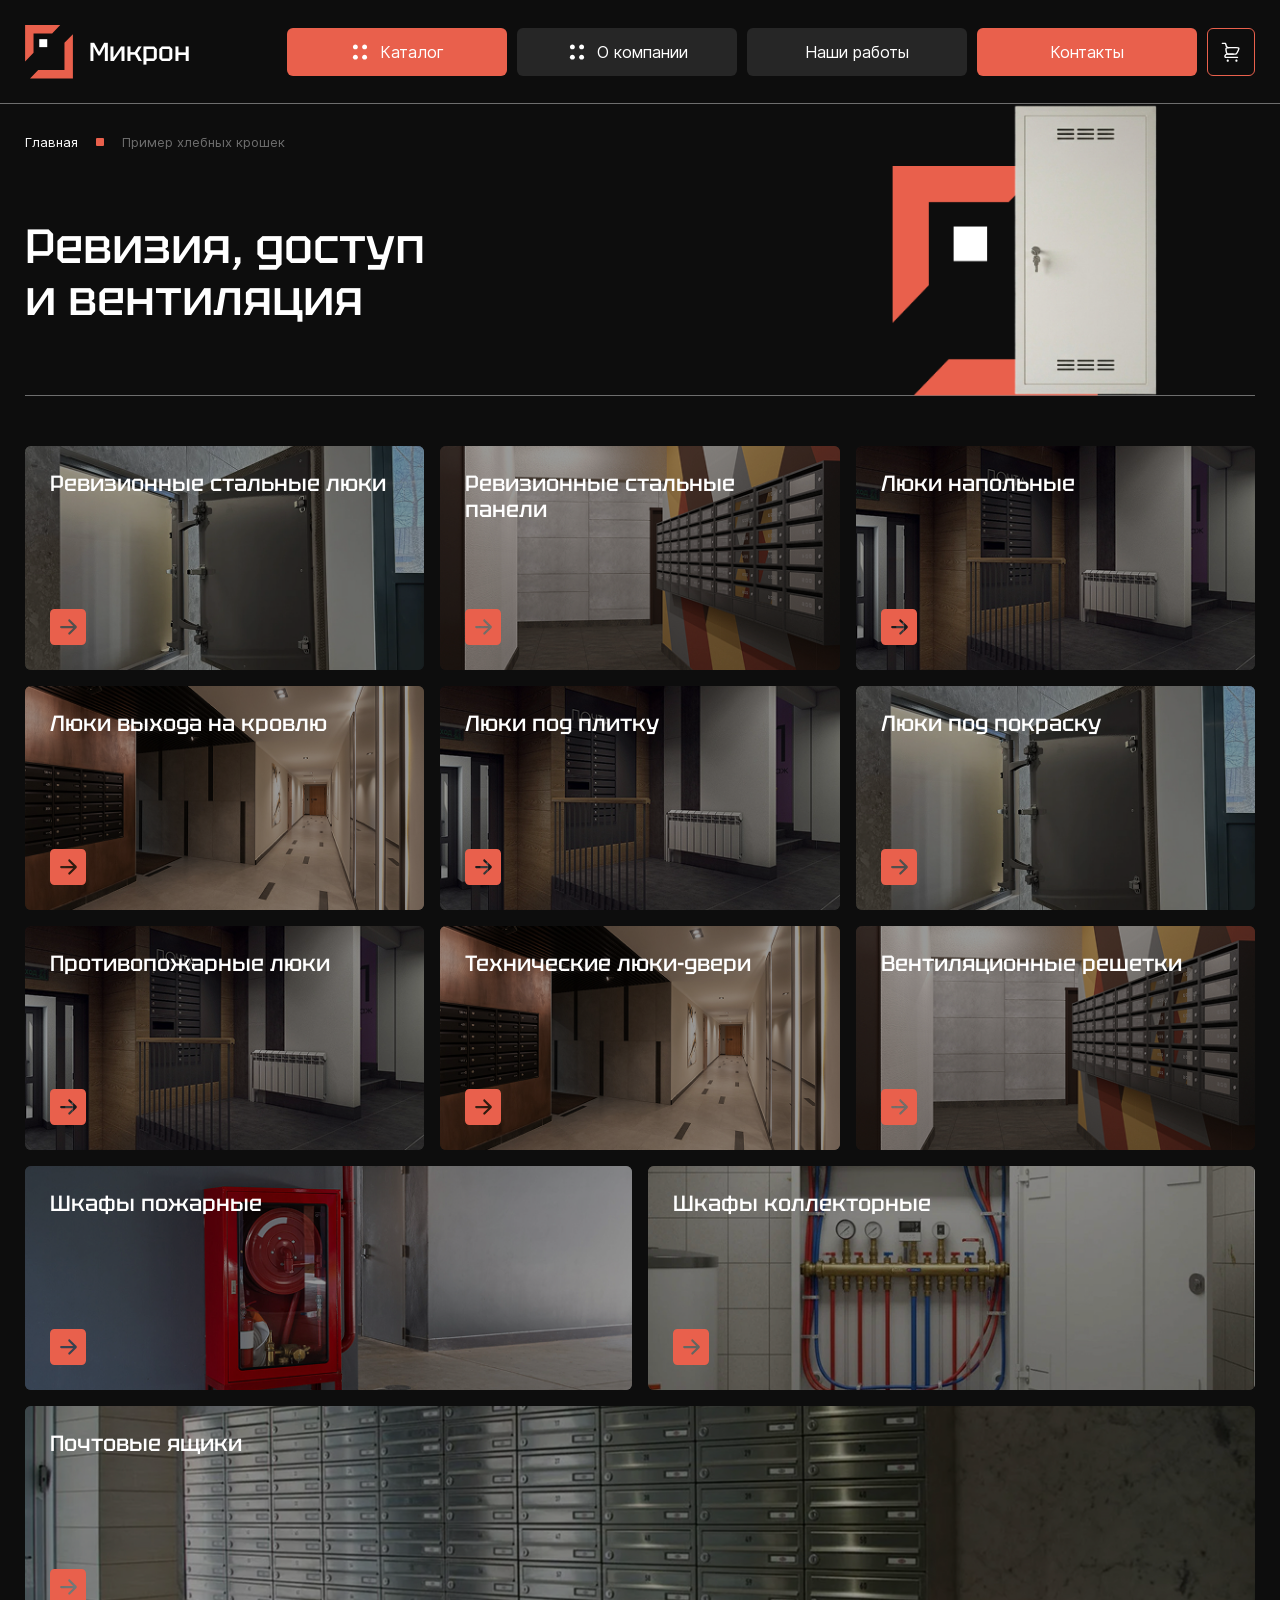
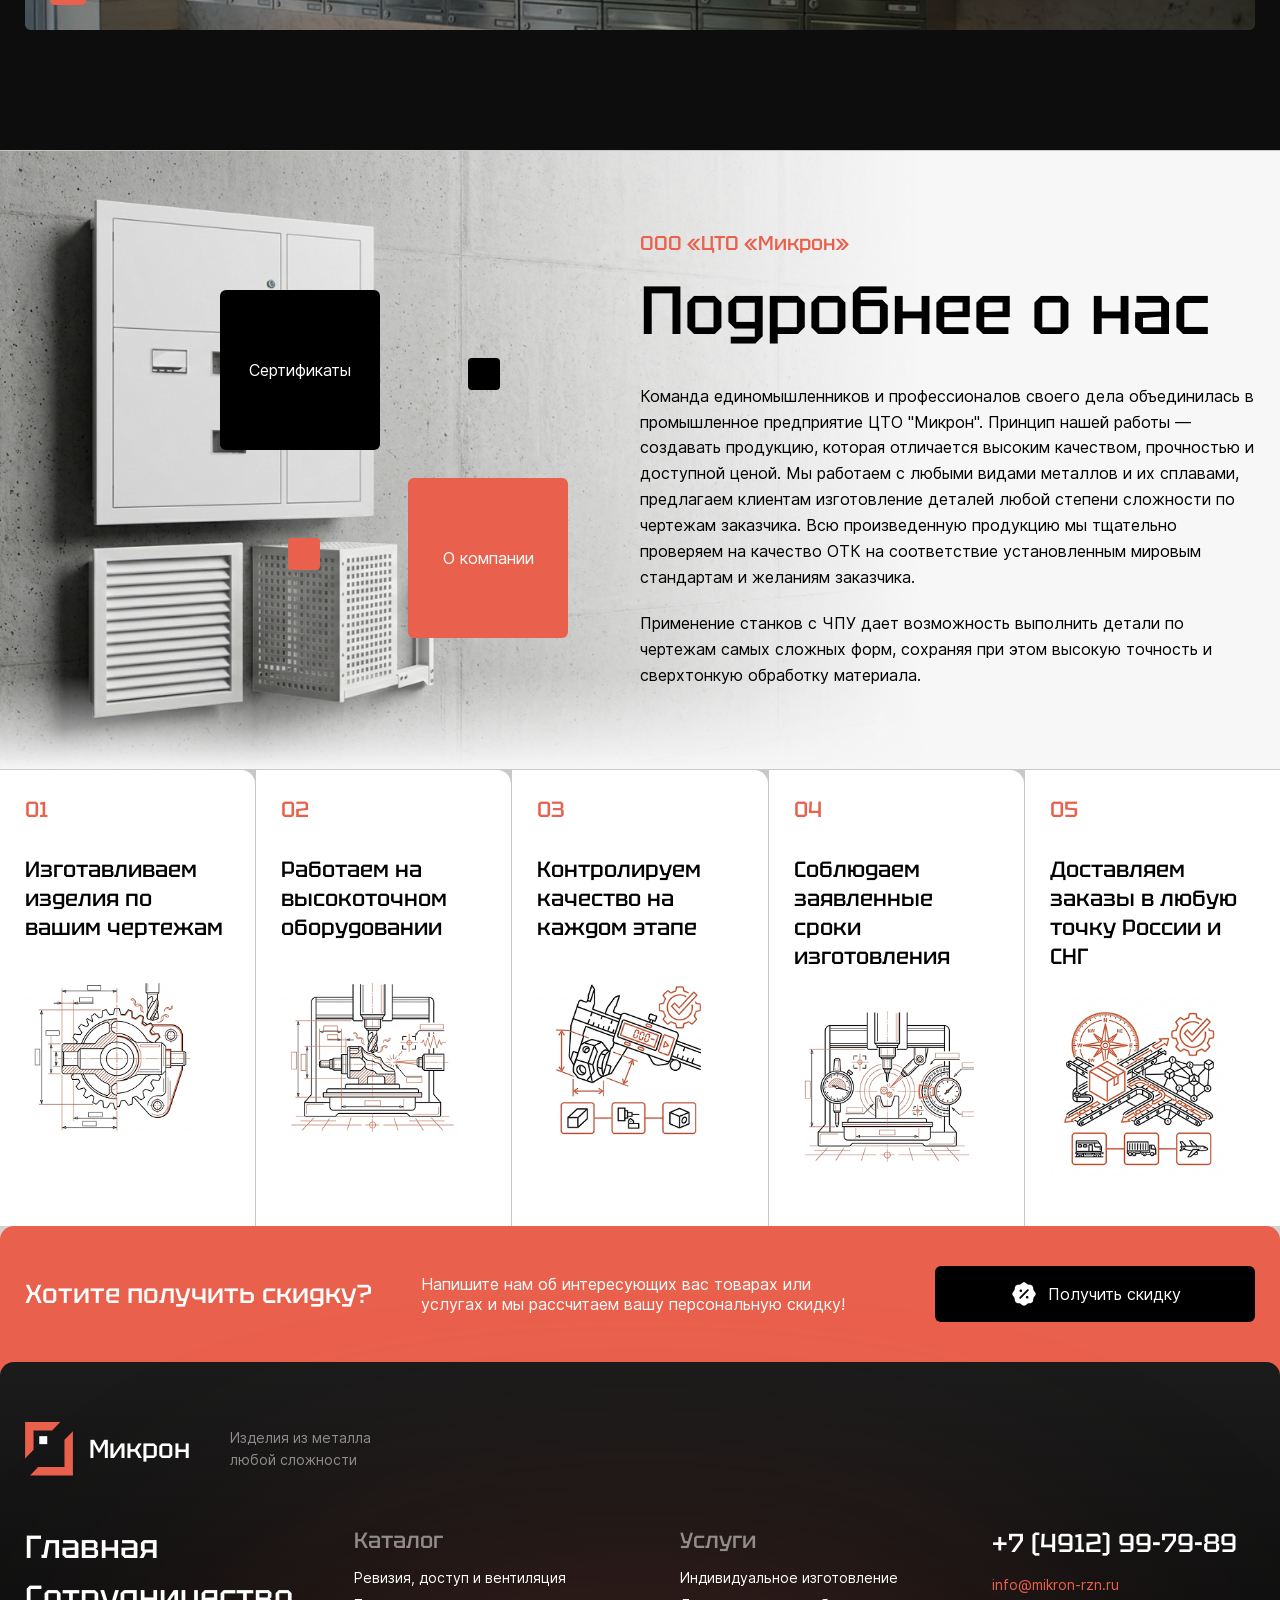
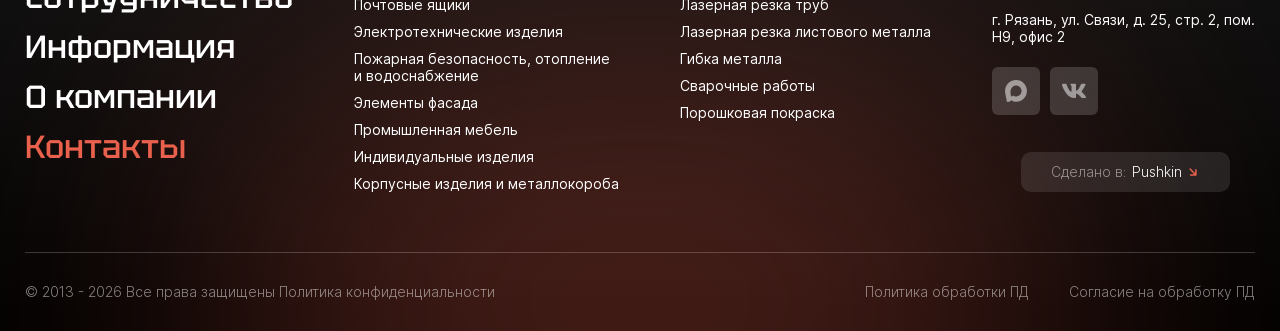
<file: catalog_level1.html>
<!DOCTYPE html>
<html lang="ru">
	<head>
		<meta http-equiv="Content-Type" content="text/html; charset=utf-8">

		<!-- Adapting the page for mobile devices -->
		<meta name="viewport" content="width=device-width, initial-scale=1, maximum-scale=1">

		<!-- Prohibition of phone number recognition -->
		<meta name="format-detection" content="telephone=no">
		<meta name="SKYPE_TOOLBAR" content ="SKYPE_TOOLBAR_PARSER_COMPATIBLE">

		<!-- Page title -->
		<title>Заголовок страницы</title>

		<!-- Meta description -->
		<meta name="description" content="">

		<!-- Meta Keywords -->
		<meta name="keywords" content="">

		<!-- Changing the color of the mobile browser panel -->
		<meta name="msapplication-TileColor" content="#0D0D0D">
		<meta name="theme-color" content="#0D0D0D">

		<!-- Connecting style files -->
		<link rel="stylesheet" href="css/reset.css">
		<link rel="stylesheet" href="css/swiper-bundle.min.css">
		<link rel="stylesheet" href="css/swiper.css">
		<link rel="stylesheet" href="css/fancybox.css">
		<link rel="stylesheet" href="css/ion.rangeSlider.css">
		<link rel="stylesheet" href="css/styles.css">
		<link rel="stylesheet" href="css/fonts.css">

		<link rel="stylesheet" href="css/response_1899.css" media="print, (max-width: 1899px)">
		<link rel="stylesheet" href="css/response_1439.css" media="print, (max-width: 1439px)">
		<link rel="stylesheet" href="css/response_1279.css" media="print, (max-width: 1279px)">
		<link rel="stylesheet" href="css/response_1023.css" media="print, (max-width: 1023px)">
		<link rel="stylesheet" href="css/response_767.css" media="print, (max-width: 767px)">
	</head>

	<body>
		<div class="wrap">
			<div class="main">
				<header class="no_radius border">
					<div class="cont l_w">
						<a href="/" class="logo">
							<img src="images/logo.svg" alt="">
							<span>Микрон</span>
						</a>

						<nav class="menu">
							<div class="item">
								<button class="catalog_btn" popovertarget="catalog_sub">
									<svg class="icon"><use xlink:href="images/sprite.svg#ic_catalog"></use></svg>

									<span>Каталог</span>
								</button>

								<div class="catalog_sub" id="catalog_sub" popover>
									<div class="main_categories">
										<div>
											<a href="/" class="link active">
												<svg class="icon"><use xlink:href="images/sprite.svg#ic_link"></use></svg>

												<span>Ревизия, доступ<br> и вентиляция</span>
											</a>

											<div class="sub_categories show">
												<div><a href="/">Ревизионные стальные люки</a></div>

												<div><a href="/">Ревизионные стальные панели</a></div>

												<div><a href="/">Люки напольные</a></div>

												<div><a href="/">Люки выхода на кровлю</a></div>

												<div><a href="/">Люки под плитку</a></div>

												<div><a href="/">Люки под покраску</a></div>

												<div><a href="/">Противопожарные люки</a></div>

												<div><a href="/">Технические люки-двери</a></div>

												<div><a href="/">Вентиляционные решетки</a></div>
											</div>
										</div>

										<div>
											<a href="/" class="link">
												<svg class="icon"><use xlink:href="images/sprite.svg#ic_link"></use></svg>

												<span>Почтовые ящики</span>
											</a>
										</div>

										<div>
											<a href="/" class="link">
												<svg class="icon"><use xlink:href="images/sprite.svg#ic_link"></use></svg>

												<span>Электротехнические изделия</span>
											</a>
										</div>

										<div>
											<a href="/" class="link">
												<svg class="icon"><use xlink:href="images/sprite.svg#ic_link"></use></svg>

												<span>Пожарная безопасность, отопление и водоснабжение</span>
											</a>
										</div>

										<div>
											<a href="/" class="link">
												<svg class="icon"><use xlink:href="images/sprite.svg#ic_link"></use></svg>

												<span>Элементы фасада</span>
											</a>
										</div>

										<div>
											<a href="/" class="link">
												<svg class="icon"><use xlink:href="images/sprite.svg#ic_link"></use></svg>

												<span>Промышленная мебель</span>
											</a>
										</div>

										<div>
											<a href="/" class="link">
												<svg class="icon"><use xlink:href="images/sprite.svg#ic_link"></use></svg>

												<span>Индивидуальные изделия</span>
											</a>
										</div>

										<div>
											<a href="/" class="link">
												<svg class="icon"><use xlink:href="images/sprite.svg#ic_link"></use></svg>

												<span>Корпусные изделия<br> и металлокороба</span>
											</a>
										</div>
									</div>

									<div class="info">
										<div class="links">
											<div class="title">Услуги</div>

											<div class="items">
												<div><a href="/">Индивидуальное изготовление</a></div>

												<div><a href="/">Лазерная резка труб</a></div>

												<div><a href="/">Лазерная резка листового металла</a></div>

												<div><a href="/">Гибка металла</a></div>

												<div><a href="/">Сварочные работы</a></div>

												<div><a href="/">Порошковая покраска</a></div>
											</div>
										</div>

										<div class="divider"></div>

										<div class="contacts">
											<div class="item">
												<div class="label">офис (общий)</div>

												<div class="val">
													<div class="phone">
														<a href="tel:+7 (4912) 99-79-89">+7 (4912) 99-79-89</a>
													</div>
												</div>
											</div>

											<div class="item">
												<div class="label">отдел продаж</div>

												<div class="val">
													<div class="phone">
														<a href="tel:+7 (960) 573-93-11">+7 (960) 573-93-11</a>
													</div>
												</div>
											</div>

											<div class="item">
												<div class="val">
													<div class="email">
														<a href="mailto:info@mikron-rzn.ru">info@mikron-rzn.ru</a>
													</div>
												</div>
											</div>

											<div class="messengers">
												<a href="/" target="_blank" rel="noopener nofollow">
													<svg class="icon"><use xlink:href="images/sprite.svg#ic_max"></use></svg>
												</a>

												<a href="/" target="_blank" rel="noopener nofollow">
													<svg class="icon"><use xlink:href="images/sprite.svg#ic_vk"></use></svg>
												</a>

												<a href="/" target="_blank" rel="noopener nofollow">
													<svg class="icon"><use xlink:href="images/sprite.svg#ic_tg"></use></svg>
												</a>
											</div>
										</div>
									</div>
								</div>
							</div>

							<div class="item">
								<a href="/" class="sub_link">
									<svg class="icon"><use xlink:href="images/sprite.svg#ic_catalog"></use></svg>

									<span>О компании</span>
								</a>

								<div class="sub dark">
									<div><a href="/">Ревизионные стальные панели</a></div>

									<div><a href="/">Люки напольные</a></div>

									<div><a href="/">Ревизионные стальные люки</a></div>

									<div><a href="/">юки выхода на кровлю</a></div>

									<div><a href="/">Люки под плитку</a></div>
								</div>
							</div>

							<div class="item">
								<a href="/">
									<span>Наши работы</span>
								</a>
							</div>

							<div class="item">
								<a class="active">
									<span>Контакты</span>
								</a>
							</div>
						</nav>

						<a href="/" class="cart_link">
							<svg class="icon"><use xlink:href="images/sprite.svg#ic_cart"></use></svg>
						</a>
					</div>
				</header>


				<section class="mob_header no_radius">
					<div class="cont">
						<a href="/" class="logo">
							<img src="images/logo.svg" alt="">
							<span>Микрон</span>
						</a>

						<button class="catalog_btn">
							<svg class="icon"><use xlink:href="images/sprite.svg#ic_catalog"></use></svg>

							<svg class="icon"><use xlink:href="images/sprite.svg#ic_close"></use></svg>

							<span>Каталог</span>
						</button>

						<button class="mob_menu_btn">
							<svg class="icon"><use xlink:href="images/sprite.svg#ic_menu"></use></svg>

							<svg class="icon"><use xlink:href="images/sprite.svg#ic_close"></use></svg>
						</button>
					</div>
				</section>


				<section class="mob_menu">
					<div class="scroll">
						<div class="menu">
							<div><a href="/">
								<span>Главная</span>
							</a></div>

							<div><a href="/">
								<span>Наши работы</span>
							</a></div>

							<div><a href="/">
								<span>Сотрудничество</span>
							</a></div>

							<div><a href="/">
								<span>Информация</span>
							</a></div>

							<div>
								<a href="/" class="sub_link">
									<span>О компании</span>

									<svg class="icon"><use xlink:href="images/sprite.svg#ic_arr_hor"></use></svg>
								</a>

								<div class="sub">
									<div class="scroll">
										<div class="back">
											<button class="btn">
												<svg class="icon"><use xlink:href="images/sprite.svg#ic_arr_hor"></use></svg>

												<span>О компании</span>
											</button>
										</div>

										<div class="items">
											<div><a href="/">Ревизионные стальные панели</a></div>

											<div><a href="/">Люки напольные</a></div>

											<div><a href="/">Ревизионные стальные люки</a></div>

											<div><a href="/">Информация</a></div>

											<div><a href="/">Люки выхода на кровлю</a></div>

											<div><a href="/">Люки под плитку</a></div>
										</div>
									</div>
								</div>
							</div>

							<div><a href="/">
								<span>Контакты</span>
							</a></div>
						</div>

						<div class="divider"></div>

						<a href="/" class="cart_link">
							<svg class="icon"><use xlink:href="images/sprite.svg#ic_cart"></use></svg>

							<span class="count">2</span>
						</a>

						<div class="divider"></div>

						<div class="contacts">
							<div class="phone">
								<a href="tel:+7 (4912) 99-79-89">
									<svg class="icon"><use xlink:href="images/sprite.svg#ic_phone"></use></svg>

									<span>+7 (4912) 99-79-89</span>
								</a>

								<div class="exp">офис (общий)</div>
							</div>

							<div class="phone">
								<a href="tel:+7 (960) 573-93-11">
									<svg class="icon"><use xlink:href="images/sprite.svg#ic_phone"></use></svg>

									<span>+7 (960) 573-93-11</span>
								</a>

								<div class="exp">отдел продаж</div>
							</div>

							<div class="location">
								<div class="address">
									<svg class="icon"><use xlink:href="images/sprite.svg#ic_location"></use></svg>

									<span>г. Рязань, ул. Связи, д. 25, стр. 2, пом. Н9, офис 2</span>
								</div>

								<div class="work_time">
									<span>Пн-Пт: 8:00 - 17:00</span>
									<span>Обед: 12:00 - 13:00</span>
								</div>
							</div>

							<div class="email">
								<a href="mailto:info@mikron-rzn.ru">
									<svg class="icon"><use xlink:href="images/sprite.svg#ic_email"></use></svg>

									<span>info@mikron-rzn.ru</span>
								</a>
							</div>

							<div class="messengers">
								<a href="/" target="_blank" rel="noopener nofollow">
									<svg class="icon"><use xlink:href="images/sprite.svg#ic_max"></use></svg>
								</a>

								<a href="/" target="_blank" rel="noopener nofollow">
									<svg class="icon"><use xlink:href="images/sprite.svg#ic_vk"></use></svg>
								</a>

								<a href="/" target="_blank" rel="noopener nofollow">
									<svg class="icon"><use xlink:href="images/sprite.svg#ic_tg"></use></svg>
								</a>
							</div>
						</div>
					</div>
				</section>


				<section class="mob_catalog">
					<div class="scroll">
						<div class="items">
							<div><a href="/">Ревизия, доступ и вентиляция</a></div>

							<div><a href="/">Почтовые ящики</a></div>

							<div><a href="/">Электротехнические изделия</a></div>

							<div><a href="/">Пожарная безопасность, отопление и водоснабжение</a></div>

							<div><a href="/">Элементы фасада</a></div>

							<div><a href="/">Промышленная мебель</a></div>

							<div><a href="/">Индивидуальные изделия</a></div>

							<div><a href="/">Корпусные изделия и металлокороба</a></div>
						</div>
					</div>
				</section>


				<section class="catalog_level1">
					<div class="head">
						<div class="cont">
							<div class="breadcrumbs">
								<a href="/">Главная</a>

								<span class="sep"></span>

								<span class="current">Пример хлебных крошек</span>
							</div>

							<h1 class="title">Ревизия, доступ<br> и вентиляция</h1>

							<picture class="image">
								<img src="images/tmp/catalog_level1_head_img.png" alt="" loading="lazy">
							</picture>

							<div class="line"></div>
						</div>
					</div>

					<div class="cont">
						<div class="grid_row">
							<a href="/" class="category">
								<div class="name">Ревизионные стальные люки</div>

								<svg class="icon"><use xlink:href="images/sprite.svg#ic_link"></use></svg>

								<picture class="thumb">
									<img src="images/tmp/category_thumb1.jpg" alt="" loading="lazy" class="cover">
								</picture>
							</a>

							<a href="/" class="category">
								<div class="name">Ревизионные стальные панели</div>

								<svg class="icon"><use xlink:href="images/sprite.svg#ic_link"></use></svg>

								<picture class="thumb">
									<img src="images/tmp/category_thumb2.jpg" alt="" loading="lazy" class="cover">
								</picture>
							</a>

							<a href="/" class="category">
								<div class="name">Люки напольные</div>

								<svg class="icon"><use xlink:href="images/sprite.svg#ic_link"></use></svg>

								<picture class="thumb">
									<img src="images/tmp/category_thumb3.jpg" alt="" loading="lazy" class="cover">
								</picture>
							</a>

							<a href="/" class="category">
								<div class="name">Люки выхода на кровлю</div>

								<svg class="icon"><use xlink:href="images/sprite.svg#ic_link"></use></svg>

								<picture class="thumb">
									<img src="images/tmp/category_thumb4.jpg" alt="" loading="lazy" class="cover">
								</picture>
							</a>

							<a href="/" class="category">
								<div class="name">Люки под плитку</div>

								<svg class="icon"><use xlink:href="images/sprite.svg#ic_link"></use></svg>

								<picture class="thumb">
									<img src="images/tmp/category_thumb3.jpg" alt="" loading="lazy" class="cover">
								</picture>
							</a>

							<a href="/" class="category">
								<div class="name">Люки под покраску</div>

								<svg class="icon"><use xlink:href="images/sprite.svg#ic_link"></use></svg>

								<picture class="thumb">
									<img src="images/tmp/category_thumb1.jpg" alt="" loading="lazy" class="cover">
								</picture>
							</a>

							<a href="/" class="category">
								<div class="name">Противопожарные люки</div>

								<svg class="icon"><use xlink:href="images/sprite.svg#ic_link"></use></svg>

								<picture class="thumb">
									<img src="images/tmp/category_thumb3.jpg" alt="" loading="lazy" class="cover">
								</picture>
							</a>

							<a href="/" class="category">
								<div class="name">Технические люки-двери</div>

								<svg class="icon"><use xlink:href="images/sprite.svg#ic_link"></use></svg>

								<picture class="thumb">
									<img src="images/tmp/category_thumb4.jpg" alt="" loading="lazy" class="cover">
								</picture>
							</a>

							<a href="/" class="category">
								<div class="name">Вентиляционные решетки</div>

								<svg class="icon"><use xlink:href="images/sprite.svg#ic_link"></use></svg>

								<picture class="thumb">
									<img src="images/tmp/category_thumb2.jpg" alt="" loading="lazy" class="cover">
								</picture>
							</a>

							<a href="/" class="category l_w">
								<div class="name">Шкафы пожарные</div>

								<svg class="icon"><use xlink:href="images/sprite.svg#ic_link"></use></svg>

								<picture class="thumb">
									<img src="images/tmp/category_thumb5.jpg" alt="" loading="lazy" class="cover">
								</picture>
							</a>

							<a href="/" class="category l_w">
								<div class="name">Шкафы коллекторные</div>

								<svg class="icon"><use xlink:href="images/sprite.svg#ic_link"></use></svg>

								<picture class="thumb">
									<img src="images/tmp/category_thumb6.jpg" alt="" loading="lazy" class="cover">
								</picture>
							</a>

							<a href="/" class="category full_w">
								<div class="name">Почтовые ящики</div>

								<svg class="icon"><use xlink:href="images/sprite.svg#ic_link"></use></svg>

								<picture class="thumb">
									<img src="images/tmp/category_thumb7.jpg" alt="" loading="lazy" class="cover">
								</picture>
							</a>
						</div>
					</div>
				</section>


				<section class="about_info">
					<div class="cont l_w">
						<div class="data">
							<div class="company">ООО «ЦТО «Микрон»</div>

							<div class="title">Подробнее о нас</div>

							<div class="text_block">
								<p>Команда единомышленников и профессионалов своего дела объединилась в промышленное предприятие ЦТО "Микрон". Принцип нашей работы — создавать продукцию, которая отличается высоким качеством, прочностью и доступной ценой. Мы работаем с любыми видами металлов и их сплавами, предлагаем клиентам изготовление деталей любой степени сложности по чертежам заказчика. Всю произведенную продукцию мы тщательно проверяем на качество ОТК на соответствие установленным мировым стандартам и желаниям заказчика.</p>

								<p>Применение станков с ЧПУ дает возможность выполнить детали по чертежам самых сложных форм, сохраняя при этом высокую точность и сверхтонкую обработку материала.</p>
							</div>
						</div>
					</div>

					<div class="squares">
						<div class="square square1">Сертификаты</div>

						<div class="square square2 primary">О компании</div>

						<div class="square square3 small"></div>

						<div class="square square4 small primary"></div>
					</div>

					<picture class="bg">
						<img src="images/tmp/bg_about_info.jpg" alt="" loading="lazy">
					</picture>
				</section>


				<section class="advantages">
					<div class="grid_row">
						<div class="item">
							<div class="number"></div>

							<div class="name">Изготавливаем изделия по вашим чертежам</div>

							<picture class="thumb">
								<img src="images/tmp/advantage_thumb1.png" alt="" loading="lazy">
							</picture>
						</div>

						<div class="item">
							<div class="number"></div>

							<div class="name">Работаем на высокоточном оборудовании</div>

							<picture class="thumb">
								<img src="images/tmp/advantage_thumb2.png" alt="" loading="lazy">
							</picture>
						</div>

						<div class="item">
							<div class="number"></div>

							<div class="name">Контролируем качество на каждом этапе</div>

							<picture class="thumb">
								<img src="images/tmp/advantage_thumb3.png" alt="" loading="lazy">
							</picture>
						</div>

						<div class="item">
							<div class="number"></div>

							<div class="name">Соблюдаем заявленные сроки изготовления</div>

							<picture class="thumb">
								<img src="images/tmp/advantage_thumb4.png" alt="" loading="lazy">
							</picture>
						</div>

						<div class="item">
							<div class="number"></div>

							<div class="name">Доставляем заказы в любую точку России и СНГ</div>

							<picture class="thumb">
								<img src="images/tmp/advantage_thumb5.png" alt="" loading="lazy">
							</picture>
						</div>
					</div>
				</section>


				<section class="action">
					<div class="cont l_w">
						<div class="title">Хотите получить скидку?</div>

						<div class="desc">
							<p>Напишите нам об интересующих вас товарах или услугах и мы рассчитаем вашу персональную скидку!</p>
						</div>

						<button class="btn" data-open-modal data-modal="get_discount_modal">
							<svg class="icon"><use xlink:href="images/sprite.svg#ic_discount"></use></svg>

							<span>Получить скидку</span>
						</button>
					</div>
				</section>
			</div>


			<footer>
				<div class="cont l_w">
					<div class="data">
						<div class="col">
							<div class="logo">
								<img src="images/logo.svg" alt="">
								<span>Микрон</span>
							</div>

							<div class="desc">Изделия из металла любой сложности</div>

							<div class="creator">
								<a href="/" target="_blank" rel="noopener">
									Сделано в: <span>Pushkin</span>

									<svg class="icon"><use xlink:href="images/sprite.svg#ic_arrow_diagonal"></use></svg>
								</a>
							</div>
						</div>

						<div class="menu">
							<div><a href="/">Главная</a></div>

							<div><a href="/">Сотрудничество</a></div>

							<div><a href="/">Информация</a></div>

							<div><a href="/">О компании</a></div>

							<div><a class="active">Контакты</a></div>
						</div>

						<div class="links">
							<div class="title">Каталог</div>

							<div class="items">
								<div><a href="/">Ревизия, доступ и вентиляция</a></div>

								<div><a href="/">Почтовые ящики</a></div>

								<div><a href="/">Электротехнические изделия</a></div>

								<div><a href="/">Пожарная безопасность, отопление<br> и водоснабжение</a></div>

								<div><a href="/">Элементы фасада</a></div>

								<div><a href="/">Промышленная мебель</a></div>

								<div><a href="/">Индивидуальные изделия</a></div>

								<div><a href="/">Корпусные изделия и металлокороба</a></div>
							</div>
						</div>

						<div class="links">
							<div class="title">Услуги</div>

							<div class="items">
								<div><a href="/">Индивидуальное изготовление</a></div>

								<div><a href="/">Лазерная резка труб</a></div>

								<div><a href="/">Лазерная резка листового металла</a></div>

								<div><a href="/">Гибка металла</a></div>

								<div><a href="/">Сварочные работы</a></div>

								<div><a href="/">Порошковая покраска</a></div>
							</div>
						</div>

						<div class="contacts">
							<div class="phone">
								<a href="tel:+7 (4912) 99-79-89">+7 (4912) 99-79-89</a>
							</div>

							<div class="email">
								<a href="mailto:info@mikron-rzn.ru">info@mikron-rzn.ru</a>
							</div>

							<div class="address">г. Рязань, ул. Связи, д. 25, стр. 2, пом.<br> Н9, офис 2</div>

							<div class="messengers">
								<a href="/" target="_blank" rel="noopener nofollow">
									<svg class="icon"><use xlink:href="images/sprite.svg#ic_max"></use></svg>
								</a>

								<a href="/" target="_blank" rel="noopener nofollow">
									<svg class="icon"><use xlink:href="images/sprite.svg#ic_vk"></use></svg>
								</a>
							</div>
						</div>
					</div>

					<div class="bottom">
						<div class="copyright">&copy; 2013 - 2026 Все права защищены Политика конфиденциальности</div>

						<div class="legal_links">
							<div><a href="/">Политика обработки ПД</a></div>

							<div><a href="/">Согласие на обработку ПД</a></div>
						</div>
					</div>
				</div>
			</footer>
		</div>


		<dialog class="modal" id="get_discount_modal">
			<div class="wrapper">
				<div class="inner">
					<button class="close_btn" data-close-modal>
						<svg class="icon"><use xlink:href="images/sprite.svg#ic_close"></use></svg>
					</button>

					<div class="modal_title">Хотите получить скидку?</div>

					<div class="modal_desc">
						<p>Напишите нам об интересующих вас товарах или услугах и мы рассчитаем вашу персональную скидку!</p>
					</div>

					<form action="" class="form">
						<div class="line">
							<div class="field">
								<input type="text" name="" value="" class="input" placeholder="Ваше имя*">
							</div>
						</div>

						<div class="line">
							<div class="field">
								<input type="tel" name="" value="" class="input" placeholder="Номер телефона*">
							</div>
						</div>

						<div class="line">
							<div class="field">
								<input type="text" name="" value="" class="input" placeholder="Комментарий">
							</div>
						</div>

						<div class="submit">
							<button type="submit" class="submit_btn">Отправить</button>
						</div>

						<div class="agree">Нажимая кнопку, вы соглашаетесь с политикой обработки персональных данных</div>
					</form>
				</div>
			</div>
		</dialog>


		<!-- Connecting javascript files -->
		<script src="js/jquery-3.7.1.min.js"></script>
		<script src="js/functions.js"></script>
		<script src="js/swiper-bundle.min.js"></script>
		<script src="js/fancybox.js"></script>
		<script src="js/maska.min.js"></script>
		<script src="js/ion.rangeSlider.min.js"></script>
		<script src="js/nice-select2.js"></script>
		<script src="js/scripts.js"></script>
	</body>
</html>
</file>
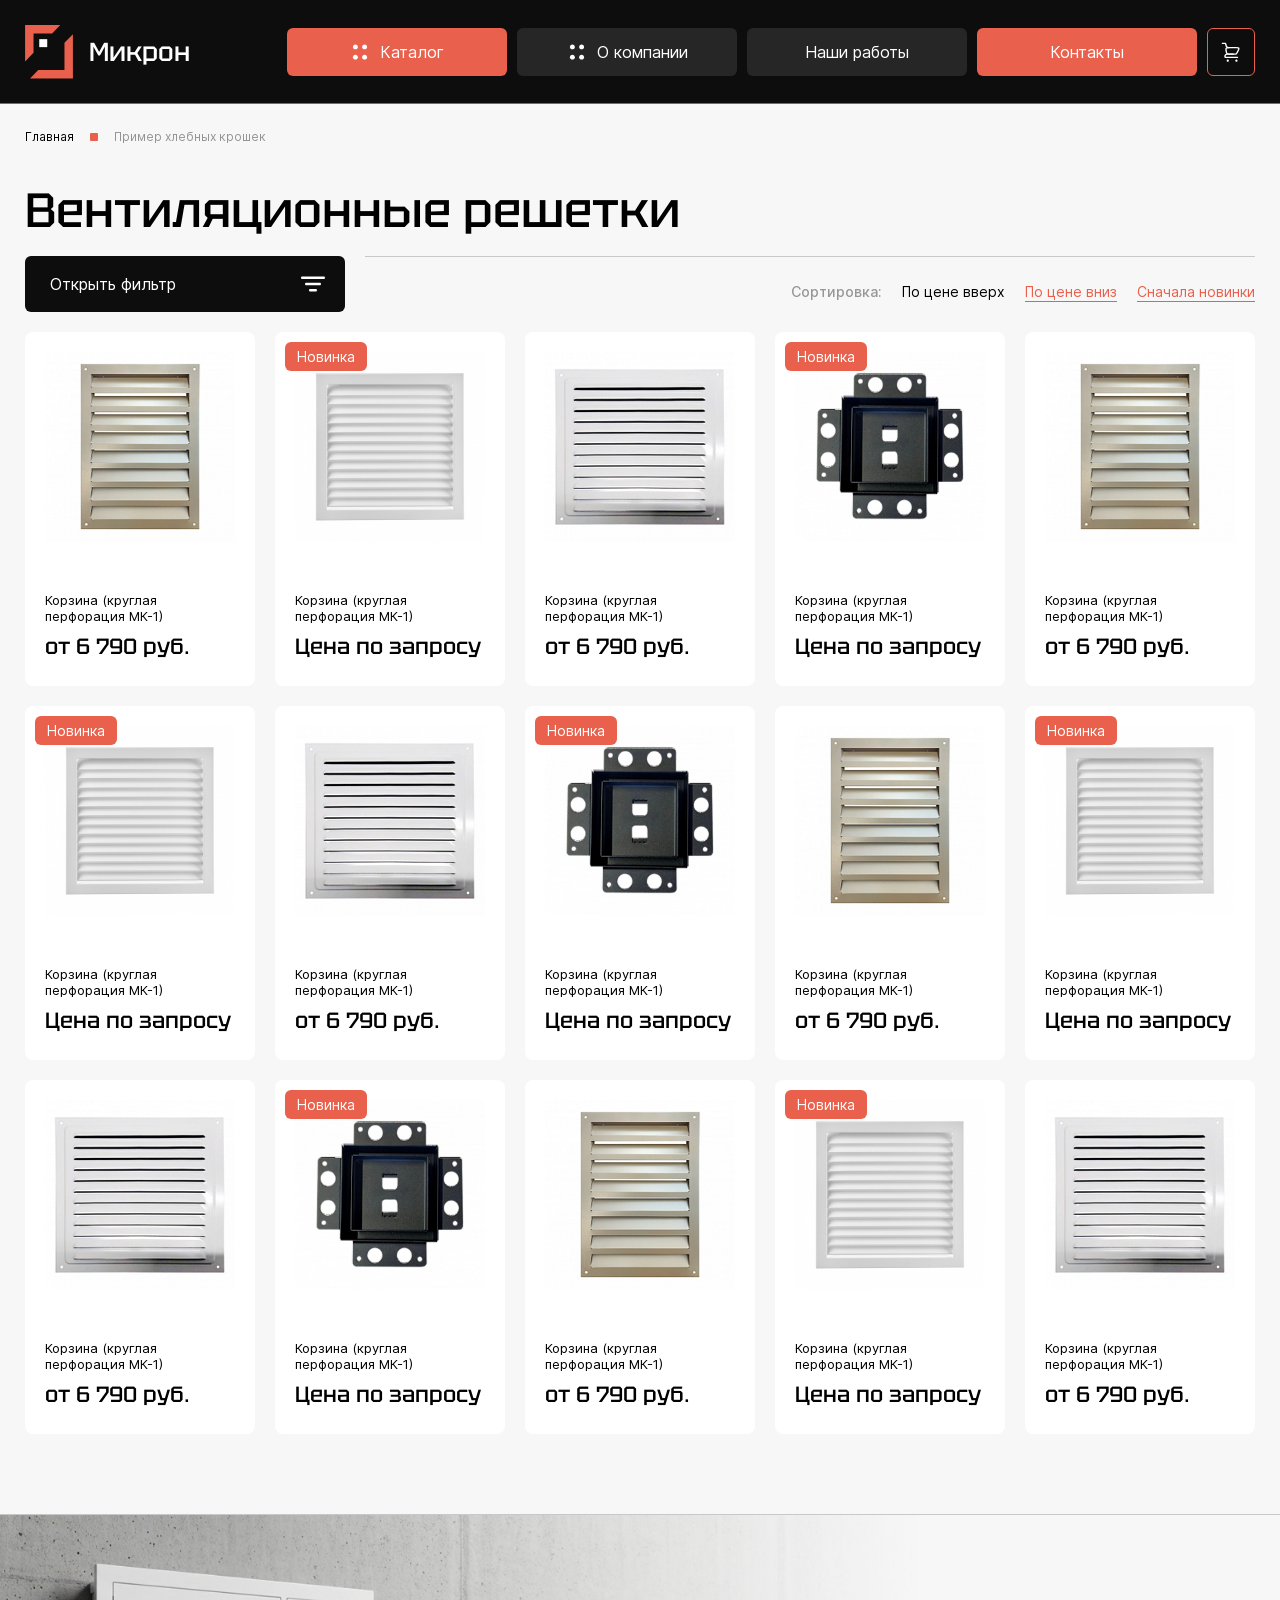
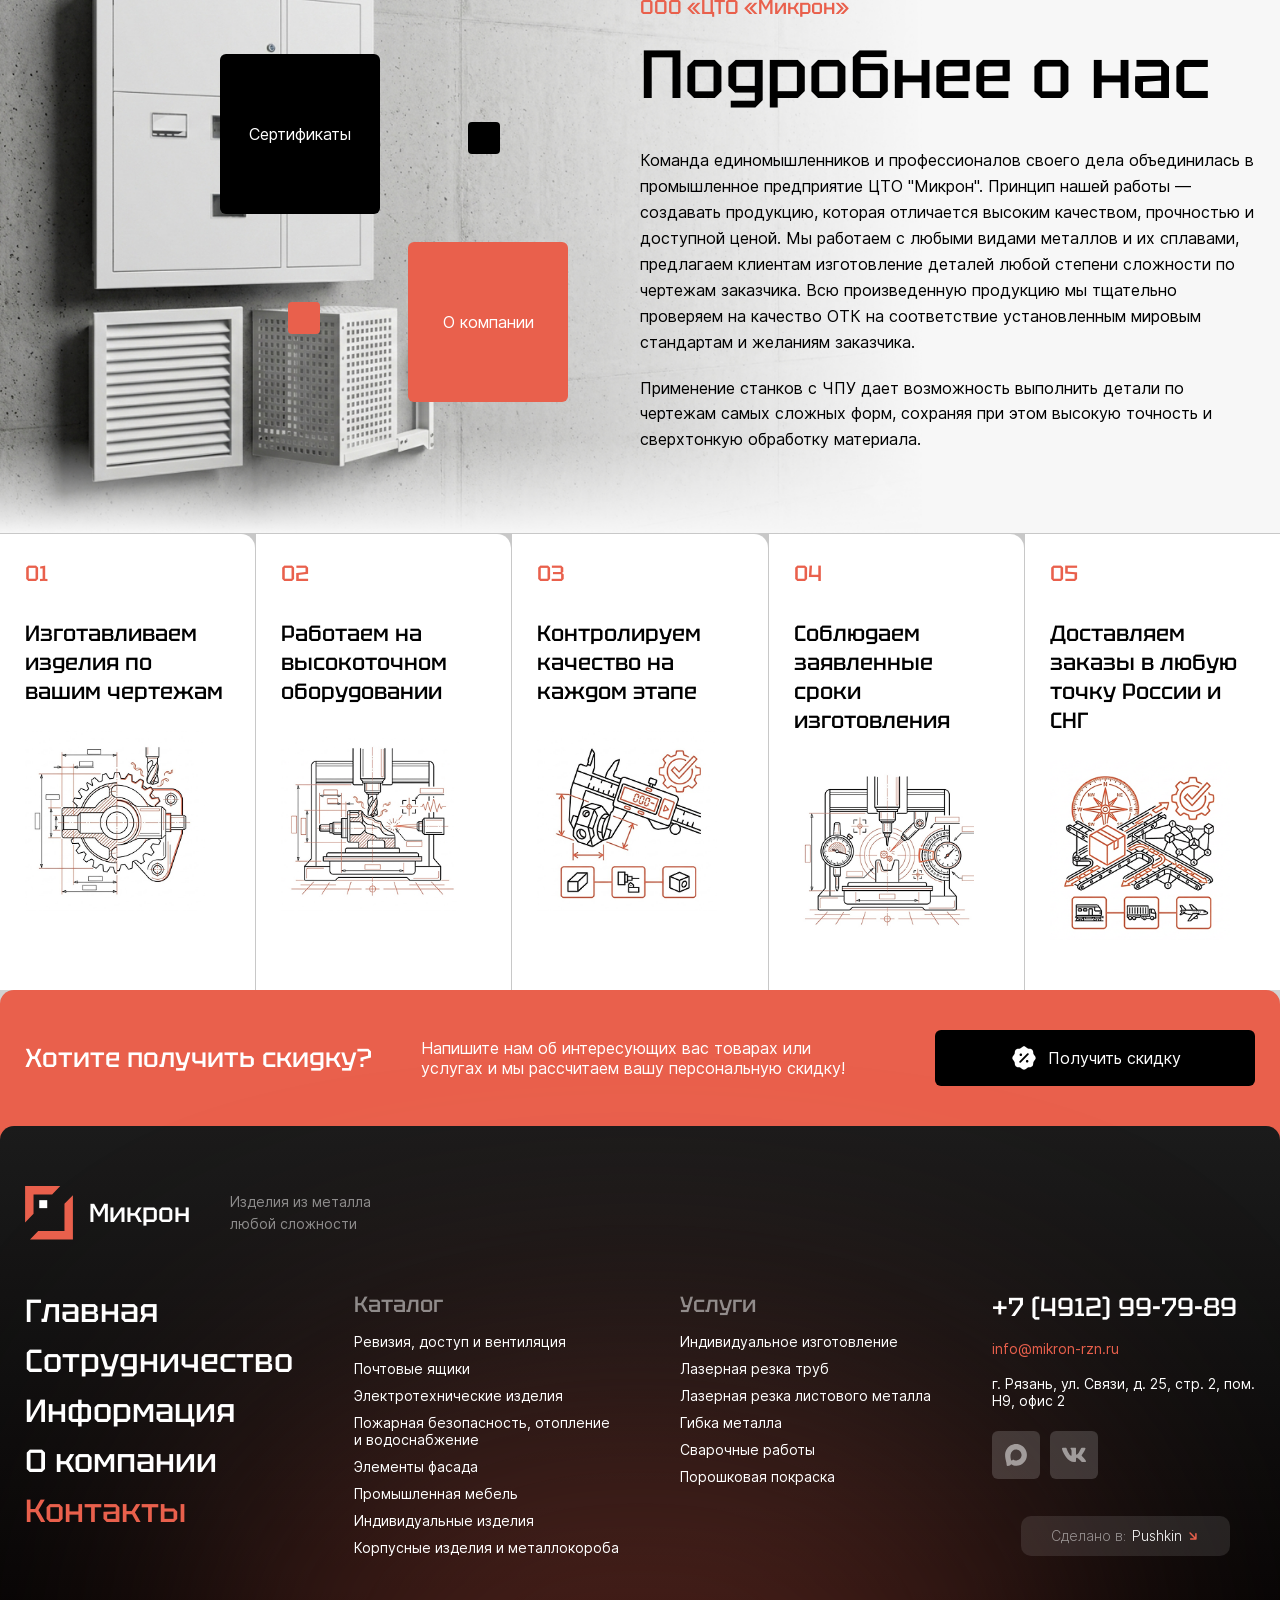
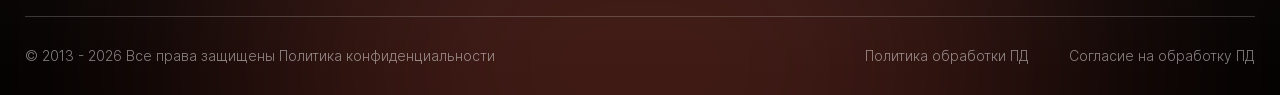
<file: catalog_level2.html>
<!DOCTYPE html>
<html lang="ru">
	<head>
		<meta http-equiv="Content-Type" content="text/html; charset=utf-8">

		<!-- Adapting the page for mobile devices -->
		<meta name="viewport" content="width=device-width, initial-scale=1, maximum-scale=1">

		<!-- Prohibition of phone number recognition -->
		<meta name="format-detection" content="telephone=no">
		<meta name="SKYPE_TOOLBAR" content ="SKYPE_TOOLBAR_PARSER_COMPATIBLE">

		<!-- Page title -->
		<title>Заголовок страницы</title>

		<!-- Meta description -->
		<meta name="description" content="">

		<!-- Meta Keywords -->
		<meta name="keywords" content="">

		<!-- Changing the color of the mobile browser panel -->
		<meta name="msapplication-TileColor" content="#0D0D0D">
		<meta name="theme-color" content="#0D0D0D">

		<!-- Connecting style files -->
		<link rel="stylesheet" href="css/reset.css">
		<link rel="stylesheet" href="css/swiper-bundle.min.css">
		<link rel="stylesheet" href="css/swiper.css">
		<link rel="stylesheet" href="css/fancybox.css">
		<link rel="stylesheet" href="css/ion.rangeSlider.css">
		<link rel="stylesheet" href="css/styles.css">
		<link rel="stylesheet" href="css/fonts.css">

		<link rel="stylesheet" href="css/response_1899.css" media="print, (max-width: 1899px)">
		<link rel="stylesheet" href="css/response_1439.css" media="print, (max-width: 1439px)">
		<link rel="stylesheet" href="css/response_1279.css" media="print, (max-width: 1279px)">
		<link rel="stylesheet" href="css/response_1023.css" media="print, (max-width: 1023px)">
		<link rel="stylesheet" href="css/response_767.css" media="print, (max-width: 767px)">
	</head>

	<body>
		<div class="wrap">
			<div class="main">
				<header class="no_radius border">
					<div class="cont l_w">
						<a href="/" class="logo">
							<img src="images/logo.svg" alt="">
							<span>Микрон</span>
						</a>

						<nav class="menu">
							<div class="item">
								<button class="catalog_btn" popovertarget="catalog_sub">
									<svg class="icon"><use xlink:href="images/sprite.svg#ic_catalog"></use></svg>

									<span>Каталог</span>
								</button>

								<div class="catalog_sub" id="catalog_sub" popover>
									<div class="main_categories">
										<div>
											<a href="/" class="link active">
												<svg class="icon"><use xlink:href="images/sprite.svg#ic_link"></use></svg>

												<span>Ревизия, доступ<br> и вентиляция</span>
											</a>

											<div class="sub_categories show">
												<div><a href="/">Ревизионные стальные люки</a></div>

												<div><a href="/">Ревизионные стальные панели</a></div>

												<div><a href="/">Люки напольные</a></div>

												<div><a href="/">Люки выхода на кровлю</a></div>

												<div><a href="/">Люки под плитку</a></div>

												<div><a href="/">Люки под покраску</a></div>

												<div><a href="/">Противопожарные люки</a></div>

												<div><a href="/">Технические люки-двери</a></div>

												<div><a href="/">Вентиляционные решетки</a></div>
											</div>
										</div>

										<div>
											<a href="/" class="link">
												<svg class="icon"><use xlink:href="images/sprite.svg#ic_link"></use></svg>

												<span>Почтовые ящики</span>
											</a>
										</div>

										<div>
											<a href="/" class="link">
												<svg class="icon"><use xlink:href="images/sprite.svg#ic_link"></use></svg>

												<span>Электротехнические изделия</span>
											</a>
										</div>

										<div>
											<a href="/" class="link">
												<svg class="icon"><use xlink:href="images/sprite.svg#ic_link"></use></svg>

												<span>Пожарная безопасность, отопление и водоснабжение</span>
											</a>
										</div>

										<div>
											<a href="/" class="link">
												<svg class="icon"><use xlink:href="images/sprite.svg#ic_link"></use></svg>

												<span>Элементы фасада</span>
											</a>
										</div>

										<div>
											<a href="/" class="link">
												<svg class="icon"><use xlink:href="images/sprite.svg#ic_link"></use></svg>

												<span>Промышленная мебель</span>
											</a>
										</div>

										<div>
											<a href="/" class="link">
												<svg class="icon"><use xlink:href="images/sprite.svg#ic_link"></use></svg>

												<span>Индивидуальные изделия</span>
											</a>
										</div>

										<div>
											<a href="/" class="link">
												<svg class="icon"><use xlink:href="images/sprite.svg#ic_link"></use></svg>

												<span>Корпусные изделия<br> и металлокороба</span>
											</a>
										</div>
									</div>

									<div class="info">
										<div class="links">
											<div class="title">Услуги</div>

											<div class="items">
												<div><a href="/">Индивидуальное изготовление</a></div>

												<div><a href="/">Лазерная резка труб</a></div>

												<div><a href="/">Лазерная резка листового металла</a></div>

												<div><a href="/">Гибка металла</a></div>

												<div><a href="/">Сварочные работы</a></div>

												<div><a href="/">Порошковая покраска</a></div>
											</div>
										</div>

										<div class="divider"></div>

										<div class="contacts">
											<div class="item">
												<div class="label">офис (общий)</div>

												<div class="val">
													<div class="phone">
														<a href="tel:+7 (4912) 99-79-89">+7 (4912) 99-79-89</a>
													</div>
												</div>
											</div>

											<div class="item">
												<div class="label">отдел продаж</div>

												<div class="val">
													<div class="phone">
														<a href="tel:+7 (960) 573-93-11">+7 (960) 573-93-11</a>
													</div>
												</div>
											</div>

											<div class="item">
												<div class="val">
													<div class="email">
														<a href="mailto:info@mikron-rzn.ru">info@mikron-rzn.ru</a>
													</div>
												</div>
											</div>

											<div class="messengers">
												<a href="/" target="_blank" rel="noopener nofollow">
													<svg class="icon"><use xlink:href="images/sprite.svg#ic_max"></use></svg>
												</a>

												<a href="/" target="_blank" rel="noopener nofollow">
													<svg class="icon"><use xlink:href="images/sprite.svg#ic_vk"></use></svg>
												</a>

												<a href="/" target="_blank" rel="noopener nofollow">
													<svg class="icon"><use xlink:href="images/sprite.svg#ic_tg"></use></svg>
												</a>
											</div>
										</div>
									</div>
								</div>
							</div>

							<div class="item">
								<a href="/" class="sub_link">
									<svg class="icon"><use xlink:href="images/sprite.svg#ic_catalog"></use></svg>

									<span>О компании</span>
								</a>

								<div class="sub dark">
									<div><a href="/">Ревизионные стальные панели</a></div>

									<div><a href="/">Люки напольные</a></div>

									<div><a href="/">Ревизионные стальные люки</a></div>

									<div><a href="/">юки выхода на кровлю</a></div>

									<div><a href="/">Люки под плитку</a></div>
								</div>
							</div>

							<div class="item">
								<a href="/">
									<span>Наши работы</span>
								</a>
							</div>

							<div class="item">
								<a class="active">
									<span>Контакты</span>
								</a>
							</div>
						</nav>

						<a href="/" class="cart_link">
							<svg class="icon"><use xlink:href="images/sprite.svg#ic_cart"></use></svg>
						</a>
					</div>
				</header>


				<section class="mob_header">
					<div class="cont">
						<a href="/" class="logo">
							<img src="images/logo.svg" alt="">
							<span>Микрон</span>
						</a>

						<button class="catalog_btn">
							<svg class="icon"><use xlink:href="images/sprite.svg#ic_catalog"></use></svg>

							<svg class="icon"><use xlink:href="images/sprite.svg#ic_close"></use></svg>

							<span>Каталог</span>
						</button>

						<button class="mob_menu_btn">
							<svg class="icon"><use xlink:href="images/sprite.svg#ic_menu"></use></svg>

							<svg class="icon"><use xlink:href="images/sprite.svg#ic_close"></use></svg>
						</button>
					</div>
				</section>


				<section class="mob_menu">
					<div class="scroll">
						<div class="menu">
							<div><a href="/">
								<span>Главная</span>
							</a></div>

							<div><a href="/">
								<span>Наши работы</span>
							</a></div>

							<div><a href="/">
								<span>Сотрудничество</span>
							</a></div>

							<div><a href="/">
								<span>Информация</span>
							</a></div>

							<div>
								<a href="/" class="sub_link">
									<span>О компании</span>

									<svg class="icon"><use xlink:href="images/sprite.svg#ic_arr_hor"></use></svg>
								</a>

								<div class="sub">
									<div class="scroll">
										<div class="back">
											<button class="btn">
												<svg class="icon"><use xlink:href="images/sprite.svg#ic_arr_hor"></use></svg>

												<span>О компании</span>
											</button>
										</div>

										<div class="items">
											<div><a href="/">Ревизионные стальные панели</a></div>

											<div><a href="/">Люки напольные</a></div>

											<div><a href="/">Ревизионные стальные люки</a></div>

											<div><a href="/">Информация</a></div>

											<div><a href="/">Люки выхода на кровлю</a></div>

											<div><a href="/">Люки под плитку</a></div>
										</div>
									</div>
								</div>
							</div>

							<div><a href="/">
								<span>Контакты</span>
							</a></div>
						</div>

						<div class="divider"></div>

						<a href="/" class="cart_link">
							<svg class="icon"><use xlink:href="images/sprite.svg#ic_cart"></use></svg>

							<span class="count">2</span>
						</a>

						<div class="divider"></div>

						<div class="contacts">
							<div class="phone">
								<a href="tel:+7 (4912) 99-79-89">
									<svg class="icon"><use xlink:href="images/sprite.svg#ic_phone"></use></svg>

									<span>+7 (4912) 99-79-89</span>
								</a>

								<div class="exp">офис (общий)</div>
							</div>

							<div class="phone">
								<a href="tel:+7 (960) 573-93-11">
									<svg class="icon"><use xlink:href="images/sprite.svg#ic_phone"></use></svg>

									<span>+7 (960) 573-93-11</span>
								</a>

								<div class="exp">отдел продаж</div>
							</div>

							<div class="location">
								<div class="address">
									<svg class="icon"><use xlink:href="images/sprite.svg#ic_location"></use></svg>

									<span>г. Рязань, ул. Связи, д. 25, стр. 2, пом. Н9, офис 2</span>
								</div>

								<div class="work_time">
									<span>Пн-Пт: 8:00 - 17:00</span>
									<span>Обед: 12:00 - 13:00</span>
								</div>
							</div>

							<div class="email">
								<a href="mailto:info@mikron-rzn.ru">
									<svg class="icon"><use xlink:href="images/sprite.svg#ic_email"></use></svg>

									<span>info@mikron-rzn.ru</span>
								</a>
							</div>

							<div class="messengers">
								<a href="/" target="_blank" rel="noopener nofollow">
									<svg class="icon"><use xlink:href="images/sprite.svg#ic_max"></use></svg>
								</a>

								<a href="/" target="_blank" rel="noopener nofollow">
									<svg class="icon"><use xlink:href="images/sprite.svg#ic_vk"></use></svg>
								</a>

								<a href="/" target="_blank" rel="noopener nofollow">
									<svg class="icon"><use xlink:href="images/sprite.svg#ic_tg"></use></svg>
								</a>
							</div>
						</div>
					</div>
				</section>


				<section class="mob_catalog">
					<div class="scroll">
						<div class="items">
							<div><a href="/">Ревизия, доступ и вентиляция</a></div>

							<div><a href="/">Почтовые ящики</a></div>

							<div><a href="/">Электротехнические изделия</a></div>

							<div><a href="/">Пожарная безопасность, отопление и водоснабжение</a></div>

							<div><a href="/">Элементы фасада</a></div>

							<div><a href="/">Промышленная мебель</a></div>

							<div><a href="/">Индивидуальные изделия</a></div>

							<div><a href="/">Корпусные изделия и металлокороба</a></div>
						</div>
					</div>
				</section>


				<section class="page_head">
					<div class="cont">
						<div class="breadcrumbs">
							<a href="/">Главная</a>

							<span class="sep"></span>

							<span class="current">Пример хлебных крошек</span>
						</div>
					</div>
				</section>


				<section class="catalog_level2 block">
					<div class="cont m_w">
						<h1 class="title">Вентиляционные решетки</h1>

						<div class="filter">
							<button class="filter_btn" popovertarget="filter_dropdown">
								<span>Открыть фильтр</span>
								<span>Скрыть фильтр</span>

								<svg class="icon"><use xlink:href="images/sprite.svg#ic_filter"></use></svg>
							</button>

							<div class="dropdown" id="filter_dropdown" popover>
								<form action="">
									<div class="item">
										<div class="name active">
											<span>Категории товаров</span>

											<svg class="icon"><use xlink:href="images/sprite.svg#ic_arr_ver"></use></svg>
										</div>

										<div class="data show">
											<div class="links">
												<div>
													<a href="/" class="sub_link">
														<svg class="icon"><use xlink:href="images/sprite.svg#ic_arr_ver"></use></svg>

														<span>Пожарная безопасность, отопление и водоснабжение</span>
													</a>

													<div class="sub">
														<div><a href="/">Ревизионные стальные люки</a></div>

														<div><a href="/">Технические люки-двери</a></div>

														<div><a href="/">Противопожарные люки</a></div>

														<div><a href="/">Вентиляционные решетки</a></div>

														<div><a href="/">Ревизионные стальные панели</a></div>

														<div><a href="/">Люки напольные</a></div>

														<div><a href="/">Люки выхода на кровлю</a></div>

														<div><a href="/">Люки под плитку</a></div>

														<div><a href="/">Люки под покраску</a></div>
													</div>
												</div>

												<div>
													<a href="/" class="sub_link">
														<svg class="icon"><use xlink:href="images/sprite.svg#ic_arr_ver"></use></svg>

														<span>Элементы фасада</span>
													</a>

													<div class="sub">
														<div><a href="/">Ревизионные стальные люки</a></div>

														<div><a href="/">Технические люки-двери</a></div>

														<div><a href="/">Противопожарные люки</a></div>

														<div><a href="/">Вентиляционные решетки</a></div>

														<div><a href="/">Ревизионные стальные панели</a></div>

														<div><a href="/">Люки напольные</a></div>

														<div><a href="/">Люки выхода на кровлю</a></div>

														<div><a href="/">Люки под плитку</a></div>

														<div><a href="/">Люки под покраску</a></div>
													</div>
												</div>

												<div>
													<a href="/" class="sub_link">
														<svg class="icon"><use xlink:href="images/sprite.svg#ic_arr_ver"></use></svg>

														<span>Ревизия, доступ и вентиляция</span>
													</a>

													<div class="sub">
														<div><a href="/">Ревизионные стальные люки</a></div>

														<div><a href="/">Технические люки-двери</a></div>

														<div><a href="/">Противопожарные люки</a></div>

														<div><a href="/">Вентиляционные решетки</a></div>

														<div><a href="/">Ревизионные стальные панели</a></div>

														<div><a href="/">Люки напольные</a></div>

														<div><a href="/">Люки выхода на кровлю</a></div>

														<div><a href="/">Люки под плитку</a></div>

														<div><a href="/">Люки под покраску</a></div>
													</div>
												</div>

												<div>
													<a href="/" class="sub_link">
														<svg class="icon"><use xlink:href="images/sprite.svg#ic_arr_ver"></use></svg>

														<span>Почтовые ящики</span>
													</a>

													<div class="sub">
														<div><a href="/">Ревизионные стальные люки</a></div>

														<div><a href="/">Технические люки-двери</a></div>

														<div><a href="/">Противопожарные люки</a></div>

														<div><a href="/">Вентиляционные решетки</a></div>

														<div><a href="/">Ревизионные стальные панели</a></div>

														<div><a href="/">Люки напольные</a></div>

														<div><a href="/">Люки выхода на кровлю</a></div>

														<div><a href="/">Люки под плитку</a></div>

														<div><a href="/">Люки под покраску</a></div>
													</div>
												</div>

												<div>
													<a href="/" class="sub_link">
														<svg class="icon"><use xlink:href="images/sprite.svg#ic_arr_ver"></use></svg>

														<span>Индивидуальные изделия</span>
													</a>

													<div class="sub">
														<div><a href="/">Ревизионные стальные люки</a></div>

														<div><a href="/">Технические люки-двери</a></div>

														<div><a href="/">Противопожарные люки</a></div>

														<div><a href="/">Вентиляционные решетки</a></div>

														<div><a href="/">Ревизионные стальные панели</a></div>

														<div><a href="/">Люки напольные</a></div>

														<div><a href="/">Люки выхода на кровлю</a></div>

														<div><a href="/">Люки под плитку</a></div>

														<div><a href="/">Люки под покраску</a></div>
													</div>
												</div>

												<div>
													<a href="/" class="sub_link">
														<svg class="icon"><use xlink:href="images/sprite.svg#ic_arr_ver"></use></svg>

														<span>Электротехнические изделия</span>
													</a>

													<div class="sub">
														<div><a href="/">Ревизионные стальные люки</a></div>

														<div><a href="/">Технические люки-двери</a></div>

														<div><a href="/">Противопожарные люки</a></div>

														<div><a href="/">Вентиляционные решетки</a></div>

														<div><a href="/">Ревизионные стальные панели</a></div>

														<div><a href="/">Люки напольные</a></div>

														<div><a href="/">Люки выхода на кровлю</a></div>

														<div><a href="/">Люки под плитку</a></div>

														<div><a href="/">Люки под покраску</a></div>
													</div>
												</div>

												<div>
													<a href="/" class="sub_link">
														<svg class="icon"><use xlink:href="images/sprite.svg#ic_arr_ver"></use></svg>

														<span>Корпусные изделия и металлокороба</span>
													</a>

													<div class="sub">
														<div><a href="/">Ревизионные стальные люки</a></div>

														<div><a href="/">Технические люки-двери</a></div>

														<div><a href="/">Противопожарные люки</a></div>

														<div><a href="/">Вентиляционные решетки</a></div>

														<div><a href="/">Ревизионные стальные панели</a></div>

														<div><a href="/">Люки напольные</a></div>

														<div><a href="/">Люки выхода на кровлю</a></div>

														<div><a href="/">Люки под плитку</a></div>

														<div><a href="/">Люки под покраску</a></div>
													</div>
												</div>

												<div>
													<a href="/" class="sub_link">
														<svg class="icon"><use xlink:href="images/sprite.svg#ic_arr_ver"></use></svg>

														<span>Промышленная мебель</span>
													</a>

													<div class="sub">
														<div><a href="/">Ревизионные стальные люки</a></div>

														<div><a href="/">Технические люки-двери</a></div>

														<div><a href="/">Противопожарные люки</a></div>

														<div><a href="/">Вентиляционные решетки</a></div>

														<div><a href="/">Ревизионные стальные панели</a></div>

														<div><a href="/">Люки напольные</a></div>

														<div><a href="/">Люки выхода на кровлю</a></div>

														<div><a href="/">Люки под плитку</a></div>

														<div><a href="/">Люки под покраску</a></div>
													</div>
												</div>
											</div>
										</div>
									</div>

									<div class="item">
										<div class="name">
											<span>Длинна, мм</span>

											<svg class="icon"><use xlink:href="images/sprite.svg#ic_arr_ver"></use></svg>
										</div>

										<div class="data range length_range">
											<div class="fields">
												<div class="field">
													<div class="prefix">от</div>

													<input type="text" value="0" class="input from" name="">
												</div>

												<div class="sep"></div>

												<div class="field">
													<div class="prefix">до</div>

													<input type="text" value="100 000" class="input to" name="">
												</div>
											</div>

											<input type="hidden" id="length_range" name="length_range" value="">
										</div>
									</div>

									<div class="item">
										<div class="name active">
											<span>Ширина, мм</span>

											<svg class="icon"><use xlink:href="images/sprite.svg#ic_arr_ver"></use></svg>
										</div>

										<div class="data show range width_range">
											<div class="fields">
												<div class="field">
													<div class="prefix">от</div>

													<input type="text" value="0" class="input from" name="">
												</div>

												<div class="sep"></div>

												<div class="field">
													<div class="prefix">до</div>

													<input type="text" value="100 000" class="input to" name="">
												</div>
											</div>

											<input type="hidden" id="width_range" name="width_range" value="">
										</div>
									</div>

									<div class="item">
										<div class="name">
											<span>Высота, мм</span>

											<svg class="icon"><use xlink:href="images/sprite.svg#ic_arr_ver"></use></svg>
										</div>

										<div class="data range height_range">
											<div class="fields">
												<div class="field">
													<div class="prefix">от</div>

													<input type="text" value="0" class="input from" name="">
												</div>

												<div class="sep"></div>

												<div class="field">
													<div class="prefix">до</div>

													<input type="text" value="100 000" class="input to" name="">
												</div>
											</div>

											<input type="hidden" id="height_range" name="height_range" value="">
										</div>
									</div>

									<div class="item">
										<div class="name active">
											<span>Наличие</span>

											<svg class="icon"><use xlink:href="images/sprite.svg#ic_arr_ver"></use></svg>
										</div>

										<div class="data show">
											<div class="field">
												<label class="checkbox">
													<input type="checkbox" name="group1">

													<div class="check">
														<svg class="icon"><use xlink:href="images/sprite.svg#ic_check"></use></svg>
													</div>

													<span>Есть на складе</span>
												</label>
											</div>

											<div class="field">
												<label class="checkbox">
													<input type="checkbox" name="group1">

													<div class="check">
														<svg class="icon"><use xlink:href="images/sprite.svg#ic_check"></use></svg>
													</div>

													<span>Под заказ</span>
												</label>
											</div>
										</div>
									</div>

									<div class="item">
										<div class="name">
											<span>Вес</span>

											<svg class="icon"><use xlink:href="images/sprite.svg#ic_arr_ver"></use></svg>
										</div>

										<div class="data">

										</div>
									</div>

									<div class="item">
										<div class="name">
											<span>Замок</span>

											<svg class="icon"><use xlink:href="images/sprite.svg#ic_arr_ver"></use></svg>
										</div>

										<div class="data">

										</div>
									</div>

									<div class="submit">
										<button type="submit" class="submit_btn">Применить</button>

										<button type="reset" class="reset_btn">Очистить фильтр</button>

										<button type="button" class="close_btn" popovertarget="filter_dropdown" popovertargetaction="hide">Закрыть</button>
									</div>
								</form>
							</div>

							<div class="sort">
								<div class="label">Сортировка:</div>

								<div class="options">
									<button class="btn active">По цене вверх</button>

									<button class="btn">По цене вниз</button>

									<button class="btn">Сначала новинки</button>
								</div>
							</div>

							<div class="mob_sort">
								<select name="" data-placeholder=" ">
									<option value="1" selected>По цене вверх</option>
									<option value="2">По цене вниз</option>
									<option value="3">Сначала новинки</option>
								</select>

								<svg class="arr"><use xlink:href="images/sprite.svg#ic_arr_ver"></use></svg>
							</div>
						</div>

						<div class="products">
							<div class="grid_row">
								<a href="/" class="product">
									<picture class="thumb">
										<img src="images/tmp/product_thumb1.jpg" alt="" loading="lazy">
									</picture>

									<div class="info">
										<div class="name">Корзина (круглая перфорация МК-1)</div>

										<div class="price">от 6 790 руб.</div>
									</div>

									<div class="btn">Подробнее</div>
								</a>

								<a href="/" class="product">
									<div class="stickers">
										<div class="sticker">Новинка</div>
									</div>

									<picture class="thumb">
										<img src="images/tmp/product_thumb2.jpg" alt="" loading="lazy">
									</picture>

									<div class="info">
										<div class="name">Корзина (круглая перфорация МК-1)</div>

										<div class="price">Цена по запросу</div>
									</div>

									<div class="btn">Подробнее</div>
								</a>

								<a href="/" class="product">
									<picture class="thumb">
										<img src="images/tmp/product_thumb3.jpg" alt="" loading="lazy">
									</picture>

									<div class="info">
										<div class="name">Корзина (круглая перфорация МК-1)</div>

										<div class="price">от 6 790 руб.</div>
									</div>

									<div class="btn">Подробнее</div>
								</a>

								<a href="/" class="product">
									<div class="stickers">
										<div class="sticker">Новинка</div>
									</div>

									<picture class="thumb">
										<img src="images/tmp/product_thumb4.jpg" alt="" loading="lazy">
									</picture>

									<div class="info">
										<div class="name">Корзина (круглая перфорация МК-1)</div>

										<div class="price">Цена по запросу</div>
									</div>

									<div class="btn">Подробнее</div>
								</a>

								<a href="/" class="product">
									<picture class="thumb">
										<img src="images/tmp/product_thumb1.jpg" alt="" loading="lazy">
									</picture>

									<div class="info">
										<div class="name">Корзина (круглая перфорация МК-1)</div>

										<div class="price">от 6 790 руб.</div>
									</div>

									<div class="btn">Подробнее</div>
								</a>

								<a href="/" class="product">
									<div class="stickers">
										<div class="sticker">Новинка</div>
									</div>

									<picture class="thumb">
										<img src="images/tmp/product_thumb2.jpg" alt="" loading="lazy">
									</picture>

									<div class="info">
										<div class="name">Корзина (круглая перфорация МК-1)</div>

										<div class="price">Цена по запросу</div>
									</div>

									<div class="btn">Подробнее</div>
								</a>

								<a href="/" class="product">
									<picture class="thumb">
										<img src="images/tmp/product_thumb3.jpg" alt="" loading="lazy">
									</picture>

									<div class="info">
										<div class="name">Корзина (круглая перфорация МК-1)</div>

										<div class="price">от 6 790 руб.</div>
									</div>

									<div class="btn">Подробнее</div>
								</a>

								<a href="/" class="product">
									<div class="stickers">
										<div class="sticker">Новинка</div>
									</div>

									<picture class="thumb">
										<img src="images/tmp/product_thumb4.jpg" alt="" loading="lazy">
									</picture>

									<div class="info">
										<div class="name">Корзина (круглая перфорация МК-1)</div>

										<div class="price">Цена по запросу</div>
									</div>

									<div class="btn">Подробнее</div>
								</a>

								<a href="/" class="product">
									<picture class="thumb">
										<img src="images/tmp/product_thumb1.jpg" alt="" loading="lazy">
									</picture>

									<div class="info">
										<div class="name">Корзина (круглая перфорация МК-1)</div>

										<div class="price">от 6 790 руб.</div>
									</div>

									<div class="btn">Подробнее</div>
								</a>

								<a href="/" class="product">
									<div class="stickers">
										<div class="sticker">Новинка</div>
									</div>

									<picture class="thumb">
										<img src="images/tmp/product_thumb2.jpg" alt="" loading="lazy">
									</picture>

									<div class="info">
										<div class="name">Корзина (круглая перфорация МК-1)</div>

										<div class="price">Цена по запросу</div>
									</div>

									<div class="btn">Подробнее</div>
								</a>

								<a href="/" class="product">
									<picture class="thumb">
										<img src="images/tmp/product_thumb3.jpg" alt="" loading="lazy">
									</picture>

									<div class="info">
										<div class="name">Корзина (круглая перфорация МК-1)</div>

										<div class="price">от 6 790 руб.</div>
									</div>

									<div class="btn">Подробнее</div>
								</a>

								<a href="/" class="product">
									<div class="stickers">
										<div class="sticker">Новинка</div>
									</div>

									<picture class="thumb">
										<img src="images/tmp/product_thumb4.jpg" alt="" loading="lazy">
									</picture>

									<div class="info">
										<div class="name">Корзина (круглая перфорация МК-1)</div>

										<div class="price">Цена по запросу</div>
									</div>

									<div class="btn">Подробнее</div>
								</a>

								<a href="/" class="product">
									<picture class="thumb">
										<img src="images/tmp/product_thumb1.jpg" alt="" loading="lazy">
									</picture>

									<div class="info">
										<div class="name">Корзина (круглая перфорация МК-1)</div>

										<div class="price">от 6 790 руб.</div>
									</div>

									<div class="btn">Подробнее</div>
								</a>

								<a href="/" class="product">
									<div class="stickers">
										<div class="sticker">Новинка</div>
									</div>

									<picture class="thumb">
										<img src="images/tmp/product_thumb2.jpg" alt="" loading="lazy">
									</picture>

									<div class="info">
										<div class="name">Корзина (круглая перфорация МК-1)</div>

										<div class="price">Цена по запросу</div>
									</div>

									<div class="btn">Подробнее</div>
								</a>

								<a href="/" class="product">
									<picture class="thumb">
										<img src="images/tmp/product_thumb3.jpg" alt="" loading="lazy">
									</picture>

									<div class="info">
										<div class="name">Корзина (круглая перфорация МК-1)</div>

										<div class="price">от 6 790 руб.</div>
									</div>

									<div class="btn">Подробнее</div>
								</a>
							</div>
						</div>
					</div>
				</section>


				<section class="about_info">
					<div class="cont l_w">
						<div class="data">
							<div class="company">ООО «ЦТО «Микрон»</div>

							<div class="title">Подробнее о нас</div>

							<div class="text_block">
								<p>Команда единомышленников и профессионалов своего дела объединилась в промышленное предприятие ЦТО "Микрон". Принцип нашей работы — создавать продукцию, которая отличается высоким качеством, прочностью и доступной ценой. Мы работаем с любыми видами металлов и их сплавами, предлагаем клиентам изготовление деталей любой степени сложности по чертежам заказчика. Всю произведенную продукцию мы тщательно проверяем на качество ОТК на соответствие установленным мировым стандартам и желаниям заказчика.</p>

								<p>Применение станков с ЧПУ дает возможность выполнить детали по чертежам самых сложных форм, сохраняя при этом высокую точность и сверхтонкую обработку материала.</p>
							</div>
						</div>
					</div>

					<div class="squares">
						<div class="square square1">Сертификаты</div>

						<div class="square square2 primary">О компании</div>

						<div class="square square3 small"></div>

						<div class="square square4 small primary"></div>
					</div>

					<picture class="bg">
						<img src="images/tmp/bg_about_info.jpg" alt="" loading="lazy">
					</picture>
				</section>


				<section class="advantages">
					<div class="grid_row">
						<div class="item">
							<div class="number"></div>

							<div class="name">Изготавливаем изделия по вашим чертежам</div>

							<picture class="thumb">
								<img src="images/tmp/advantage_thumb1.png" alt="" loading="lazy">
							</picture>
						</div>

						<div class="item">
							<div class="number"></div>

							<div class="name">Работаем на высокоточном оборудовании</div>

							<picture class="thumb">
								<img src="images/tmp/advantage_thumb2.png" alt="" loading="lazy">
							</picture>
						</div>

						<div class="item">
							<div class="number"></div>

							<div class="name">Контролируем качество на каждом этапе</div>

							<picture class="thumb">
								<img src="images/tmp/advantage_thumb3.png" alt="" loading="lazy">
							</picture>
						</div>

						<div class="item">
							<div class="number"></div>

							<div class="name">Соблюдаем заявленные сроки изготовления</div>

							<picture class="thumb">
								<img src="images/tmp/advantage_thumb4.png" alt="" loading="lazy">
							</picture>
						</div>

						<div class="item">
							<div class="number"></div>

							<div class="name">Доставляем заказы в любую точку России и СНГ</div>

							<picture class="thumb">
								<img src="images/tmp/advantage_thumb5.png" alt="" loading="lazy">
							</picture>
						</div>
					</div>
				</section>


				<section class="action">
					<div class="cont l_w">
						<div class="title">Хотите получить скидку?</div>

						<div class="desc">
							<p>Напишите нам об интересующих вас товарах или услугах и мы рассчитаем вашу персональную скидку!</p>
						</div>

						<button class="btn" data-open-modal data-modal="get_discount_modal">
							<svg class="icon"><use xlink:href="images/sprite.svg#ic_discount"></use></svg>

							<span>Получить скидку</span>
						</button>
					</div>
				</section>
			</div>


			<footer>
				<div class="cont l_w">
					<div class="data">
						<div class="col">
							<div class="logo">
								<img src="images/logo.svg" alt="">
								<span>Микрон</span>
							</div>

							<div class="desc">Изделия из металла любой сложности</div>

							<div class="creator">
								<a href="/" target="_blank" rel="noopener">
									Сделано в: <span>Pushkin</span>

									<svg class="icon"><use xlink:href="images/sprite.svg#ic_arrow_diagonal"></use></svg>
								</a>
							</div>
						</div>

						<div class="menu">
							<div><a href="/">Главная</a></div>

							<div><a href="/">Сотрудничество</a></div>

							<div><a href="/">Информация</a></div>

							<div><a href="/">О компании</a></div>

							<div><a class="active">Контакты</a></div>
						</div>

						<div class="links">
							<div class="title">Каталог</div>

							<div class="items">
								<div><a href="/">Ревизия, доступ и вентиляция</a></div>

								<div><a href="/">Почтовые ящики</a></div>

								<div><a href="/">Электротехнические изделия</a></div>

								<div><a href="/">Пожарная безопасность, отопление<br> и водоснабжение</a></div>

								<div><a href="/">Элементы фасада</a></div>

								<div><a href="/">Промышленная мебель</a></div>

								<div><a href="/">Индивидуальные изделия</a></div>

								<div><a href="/">Корпусные изделия и металлокороба</a></div>
							</div>
						</div>

						<div class="links">
							<div class="title">Услуги</div>

							<div class="items">
								<div><a href="/">Индивидуальное изготовление</a></div>

								<div><a href="/">Лазерная резка труб</a></div>

								<div><a href="/">Лазерная резка листового металла</a></div>

								<div><a href="/">Гибка металла</a></div>

								<div><a href="/">Сварочные работы</a></div>

								<div><a href="/">Порошковая покраска</a></div>
							</div>
						</div>

						<div class="contacts">
							<div class="phone">
								<a href="tel:+7 (4912) 99-79-89">+7 (4912) 99-79-89</a>
							</div>

							<div class="email">
								<a href="mailto:info@mikron-rzn.ru">info@mikron-rzn.ru</a>
							</div>

							<div class="address">г. Рязань, ул. Связи, д. 25, стр. 2, пом.<br> Н9, офис 2</div>

							<div class="messengers">
								<a href="/" target="_blank" rel="noopener nofollow">
									<svg class="icon"><use xlink:href="images/sprite.svg#ic_max"></use></svg>
								</a>

								<a href="/" target="_blank" rel="noopener nofollow">
									<svg class="icon"><use xlink:href="images/sprite.svg#ic_vk"></use></svg>
								</a>
							</div>
						</div>
					</div>

					<div class="bottom">
						<div class="copyright">&copy; 2013 - 2026 Все права защищены Политика конфиденциальности</div>

						<div class="legal_links">
							<div><a href="/">Политика обработки ПД</a></div>

							<div><a href="/">Согласие на обработку ПД</a></div>
						</div>
					</div>
				</div>
			</footer>
		</div>


		<dialog class="modal" id="get_discount_modal">
			<div class="wrapper">
				<div class="inner">
					<button class="close_btn" data-close-modal>
						<svg class="icon"><use xlink:href="images/sprite.svg#ic_close"></use></svg>
					</button>

					<div class="modal_title">Хотите получить скидку?</div>

					<div class="modal_desc">
						<p>Напишите нам об интересующих вас товарах или услугах и мы рассчитаем вашу персональную скидку!</p>
					</div>

					<form action="" class="form">
						<div class="line">
							<div class="field">
								<input type="text" name="" value="" class="input" placeholder="Ваше имя*">
							</div>
						</div>

						<div class="line">
							<div class="field">
								<input type="tel" name="" value="" class="input" placeholder="Номер телефона*">
							</div>
						</div>

						<div class="line">
							<div class="field">
								<input type="text" name="" value="" class="input" placeholder="Комментарий">
							</div>
						</div>

						<div class="submit">
							<button type="submit" class="submit_btn">Отправить</button>
						</div>

						<div class="agree">Нажимая кнопку, вы соглашаетесь с политикой обработки персональных данных</div>
					</form>
				</div>
			</div>
		</dialog>


		<!-- Connecting javascript files -->
		<script src="js/jquery-3.7.1.min.js"></script>
		<script src="js/functions.js"></script>
		<script src="js/swiper-bundle.min.js"></script>
		<script src="js/fancybox.js"></script>
		<script src="js/maska.min.js"></script>
		<script src="js/ion.rangeSlider.min.js"></script>
		<script src="js/nice-select2.js"></script>
		<script src="js/scripts.js"></script>
	</body>
</html>
</file>
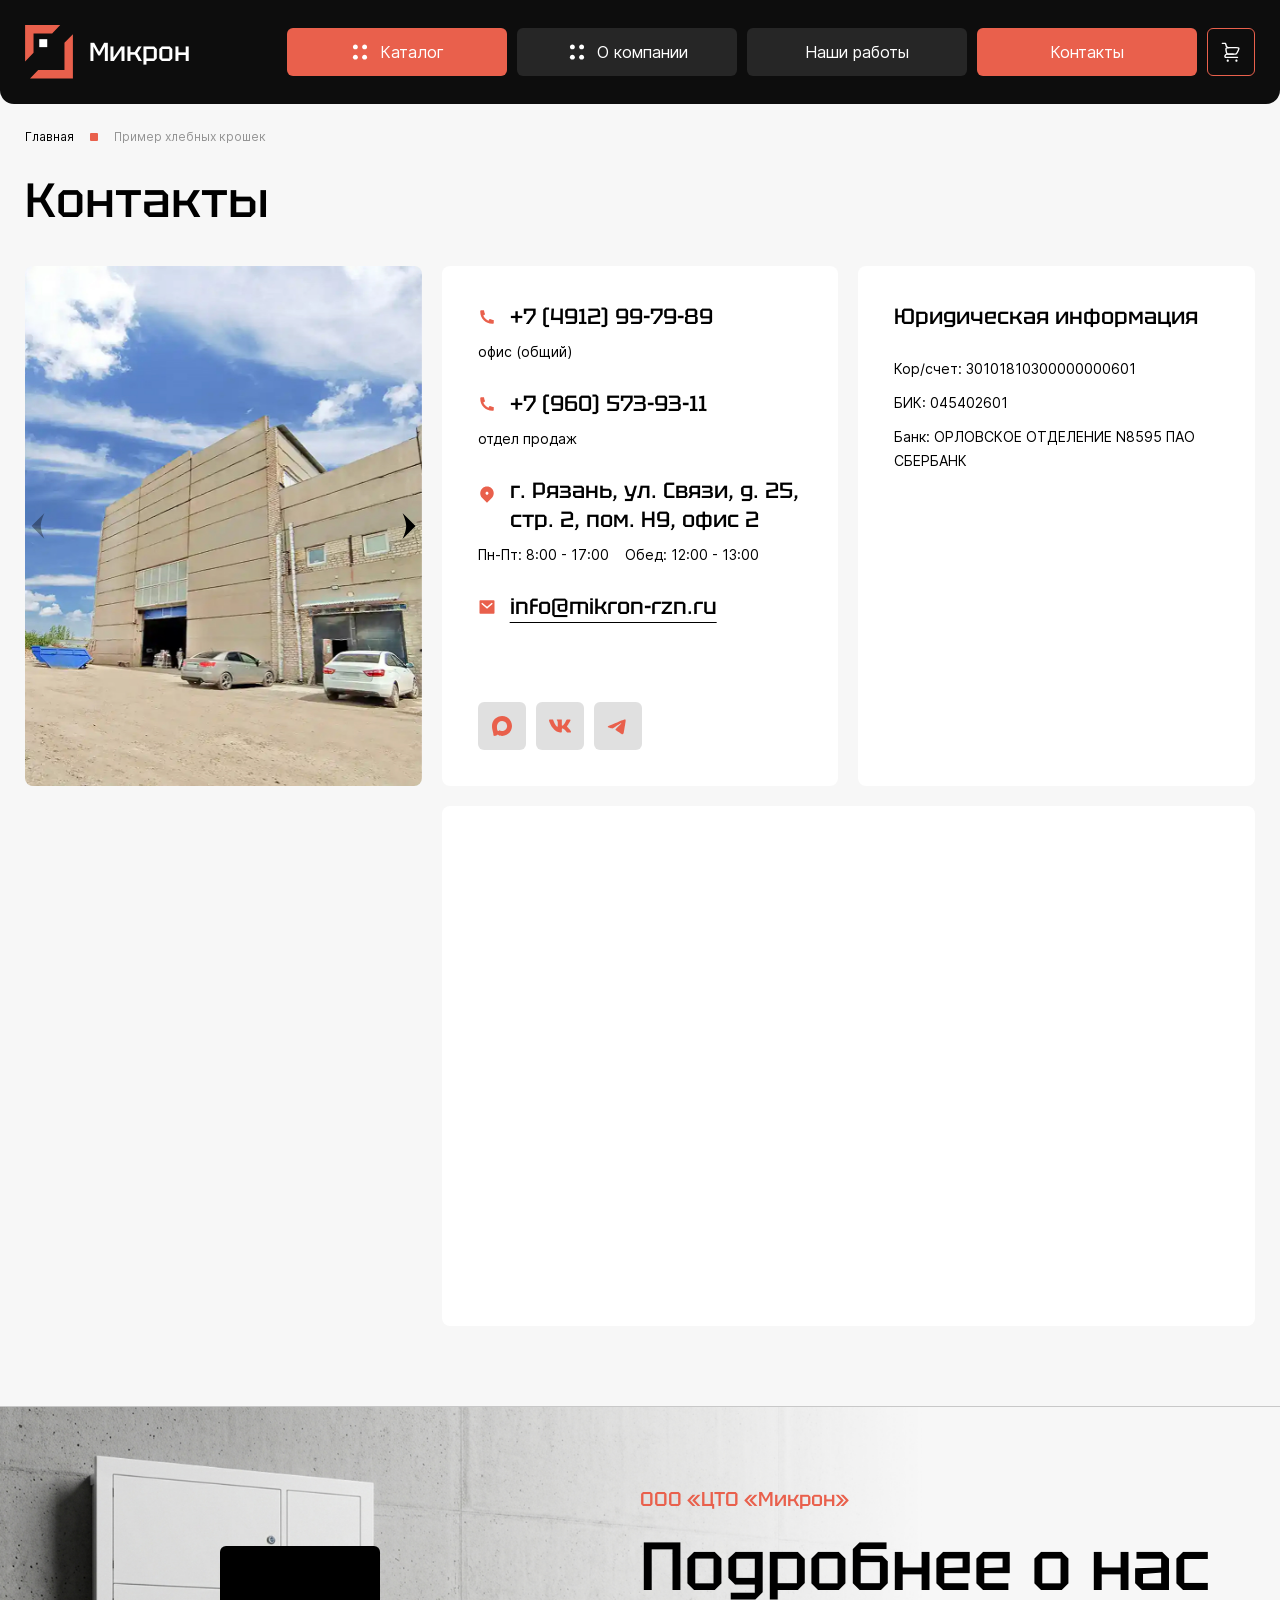
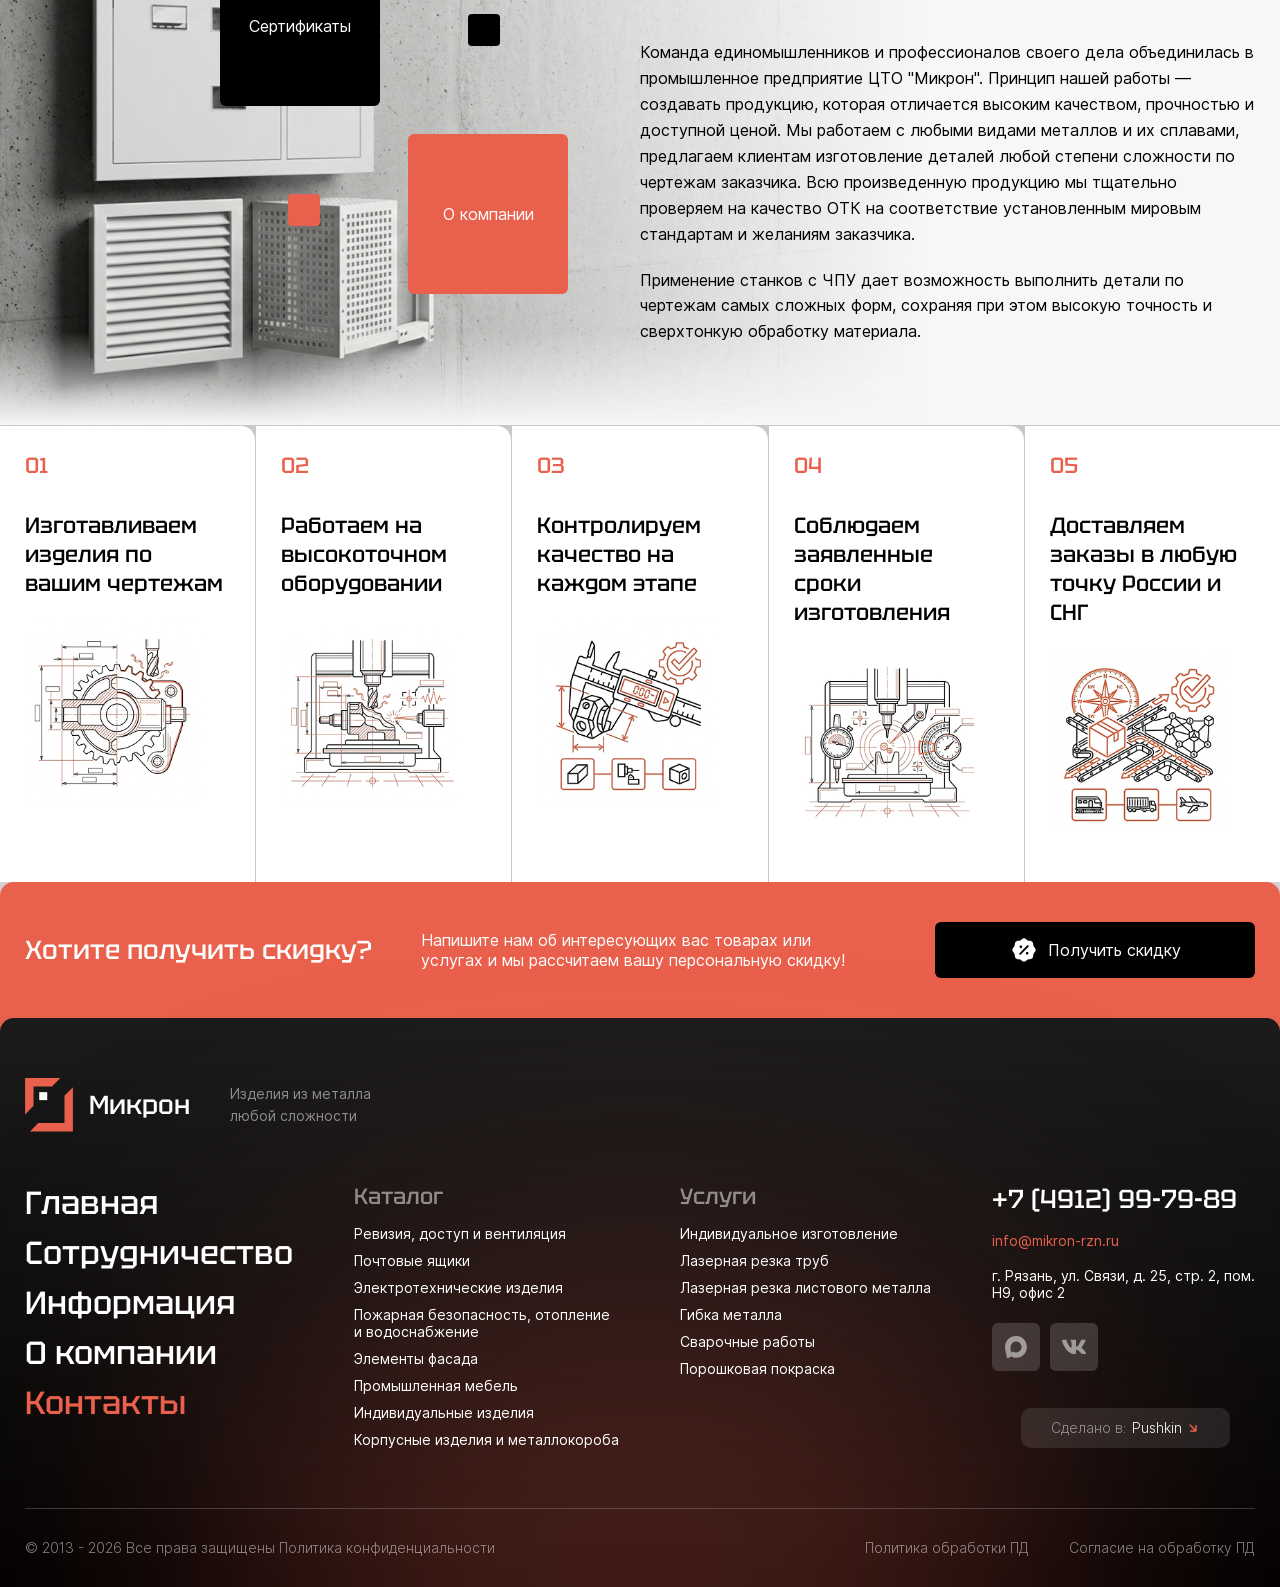
<file: contacts.html>
<!DOCTYPE html>
<html lang="ru">
	<head>
		<meta http-equiv="Content-Type" content="text/html; charset=utf-8">

		<!-- Adapting the page for mobile devices -->
		<meta name="viewport" content="width=device-width, initial-scale=1, maximum-scale=1">

		<!-- Prohibition of phone number recognition -->
		<meta name="format-detection" content="telephone=no">
		<meta name="SKYPE_TOOLBAR" content ="SKYPE_TOOLBAR_PARSER_COMPATIBLE">

		<!-- Page title -->
		<title>Заголовок страницы</title>

		<!-- Meta description -->
		<meta name="description" content="">

		<!-- Meta Keywords -->
		<meta name="keywords" content="">

		<!-- Changing the color of the mobile browser panel -->
		<meta name="msapplication-TileColor" content="#0D0D0D">
		<meta name="theme-color" content="#0D0D0D">

		<!-- Connecting style files -->
		<link rel="stylesheet" href="css/reset.css">
		<link rel="stylesheet" href="css/swiper-bundle.min.css">
		<link rel="stylesheet" href="css/swiper.css">
		<link rel="stylesheet" href="css/fancybox.css">
		<link rel="stylesheet" href="css/ion.rangeSlider.css">
		<link rel="stylesheet" href="css/styles.css">
		<link rel="stylesheet" href="css/fonts.css">

		<link rel="stylesheet" href="css/response_1899.css" media="print, (max-width: 1899px)">
		<link rel="stylesheet" href="css/response_1439.css" media="print, (max-width: 1439px)">
		<link rel="stylesheet" href="css/response_1279.css" media="print, (max-width: 1279px)">
		<link rel="stylesheet" href="css/response_1023.css" media="print, (max-width: 1023px)">
		<link rel="stylesheet" href="css/response_767.css" media="print, (max-width: 767px)">
	</head>

	<body>
		<div class="wrap">
			<div class="main">
				<header>
					<div class="cont l_w">
						<a href="/" class="logo">
							<img src="images/logo.svg" alt="">
							<span>Микрон</span>
						</a>

						<nav class="menu">
							<div class="item">
								<button class="catalog_btn" popovertarget="catalog_sub">
									<svg class="icon"><use xlink:href="images/sprite.svg#ic_catalog"></use></svg>

									<span>Каталог</span>
								</button>

								<div class="catalog_sub" id="catalog_sub" popover>
									<div class="main_categories">
										<div>
											<a href="/" class="link active">
												<svg class="icon"><use xlink:href="images/sprite.svg#ic_link"></use></svg>

												<span>Ревизия, доступ<br> и вентиляция</span>
											</a>

											<div class="sub_categories show">
												<div><a href="/">Ревизионные стальные люки</a></div>

												<div><a href="/">Ревизионные стальные панели</a></div>

												<div><a href="/">Люки напольные</a></div>

												<div><a href="/">Люки выхода на кровлю</a></div>

												<div><a href="/">Люки под плитку</a></div>

												<div><a href="/">Люки под покраску</a></div>

												<div><a href="/">Противопожарные люки</a></div>

												<div><a href="/">Технические люки-двери</a></div>

												<div><a href="/">Вентиляционные решетки</a></div>
											</div>
										</div>

										<div>
											<a href="/" class="link">
												<svg class="icon"><use xlink:href="images/sprite.svg#ic_link"></use></svg>

												<span>Почтовые ящики</span>
											</a>
										</div>

										<div>
											<a href="/" class="link">
												<svg class="icon"><use xlink:href="images/sprite.svg#ic_link"></use></svg>

												<span>Электротехнические изделия</span>
											</a>
										</div>

										<div>
											<a href="/" class="link">
												<svg class="icon"><use xlink:href="images/sprite.svg#ic_link"></use></svg>

												<span>Пожарная безопасность, отопление и водоснабжение</span>
											</a>
										</div>

										<div>
											<a href="/" class="link">
												<svg class="icon"><use xlink:href="images/sprite.svg#ic_link"></use></svg>

												<span>Элементы фасада</span>
											</a>
										</div>

										<div>
											<a href="/" class="link">
												<svg class="icon"><use xlink:href="images/sprite.svg#ic_link"></use></svg>

												<span>Промышленная мебель</span>
											</a>
										</div>

										<div>
											<a href="/" class="link">
												<svg class="icon"><use xlink:href="images/sprite.svg#ic_link"></use></svg>

												<span>Индивидуальные изделия</span>
											</a>
										</div>

										<div>
											<a href="/" class="link">
												<svg class="icon"><use xlink:href="images/sprite.svg#ic_link"></use></svg>

												<span>Корпусные изделия<br> и металлокороба</span>
											</a>
										</div>
									</div>

									<div class="info">
										<div class="links">
											<div class="title">Услуги</div>

											<div class="items">
												<div><a href="/">Индивидуальное изготовление</a></div>

												<div><a href="/">Лазерная резка труб</a></div>

												<div><a href="/">Лазерная резка листового металла</a></div>

												<div><a href="/">Гибка металла</a></div>

												<div><a href="/">Сварочные работы</a></div>

												<div><a href="/">Порошковая покраска</a></div>
											</div>
										</div>

										<div class="divider"></div>

										<div class="contacts">
											<div class="item">
												<div class="label">офис (общий)</div>

												<div class="val">
													<div class="phone">
														<a href="tel:+7 (4912) 99-79-89">+7 (4912) 99-79-89</a>
													</div>
												</div>
											</div>

											<div class="item">
												<div class="label">отдел продаж</div>

												<div class="val">
													<div class="phone">
														<a href="tel:+7 (960) 573-93-11">+7 (960) 573-93-11</a>
													</div>
												</div>
											</div>

											<div class="item">
												<div class="val">
													<div class="email">
														<a href="mailto:info@mikron-rzn.ru">info@mikron-rzn.ru</a>
													</div>
												</div>
											</div>

											<div class="messengers">
												<a href="/" target="_blank" rel="noopener nofollow">
													<svg class="icon"><use xlink:href="images/sprite.svg#ic_max"></use></svg>
												</a>

												<a href="/" target="_blank" rel="noopener nofollow">
													<svg class="icon"><use xlink:href="images/sprite.svg#ic_vk"></use></svg>
												</a>

												<a href="/" target="_blank" rel="noopener nofollow">
													<svg class="icon"><use xlink:href="images/sprite.svg#ic_tg"></use></svg>
												</a>
											</div>
										</div>
									</div>
								</div>
							</div>

							<div class="item">
								<a href="/" class="sub_link">
									<svg class="icon"><use xlink:href="images/sprite.svg#ic_catalog"></use></svg>

									<span>О компании</span>
								</a>

								<div class="sub dark">
									<div><a href="/">Ревизионные стальные панели</a></div>

									<div><a href="/">Люки напольные</a></div>

									<div><a href="/">Ревизионные стальные люки</a></div>

									<div><a href="/">юки выхода на кровлю</a></div>

									<div><a href="/">Люки под плитку</a></div>
								</div>
							</div>

							<div class="item">
								<a href="/">
									<span>Наши работы</span>
								</a>
							</div>

							<div class="item">
								<a class="active">
									<span>Контакты</span>
								</a>
							</div>
						</nav>

						<a href="/" class="cart_link">
							<svg class="icon"><use xlink:href="images/sprite.svg#ic_cart"></use></svg>
						</a>
					</div>
				</header>


				<section class="mob_header">
					<div class="cont">
						<a href="/" class="logo">
							<img src="images/logo.svg" alt="">
							<span>Микрон</span>
						</a>

						<button class="catalog_btn">
							<svg class="icon"><use xlink:href="images/sprite.svg#ic_catalog"></use></svg>

							<svg class="icon"><use xlink:href="images/sprite.svg#ic_close"></use></svg>

							<span>Каталог</span>
						</button>

						<button class="mob_menu_btn">
							<svg class="icon"><use xlink:href="images/sprite.svg#ic_menu"></use></svg>

							<svg class="icon"><use xlink:href="images/sprite.svg#ic_close"></use></svg>
						</button>
					</div>
				</section>


				<section class="mob_menu">
					<div class="scroll">
						<div class="menu">
							<div><a href="/">
								<span>Главная</span>
							</a></div>

							<div><a href="/">
								<span>Наши работы</span>
							</a></div>

							<div><a href="/">
								<span>Сотрудничество</span>
							</a></div>

							<div><a href="/">
								<span>Информация</span>
							</a></div>

							<div>
								<a href="/" class="sub_link">
									<span>О компании</span>

									<svg class="icon"><use xlink:href="images/sprite.svg#ic_arr_hor"></use></svg>
								</a>

								<div class="sub">
									<div class="scroll">
										<div class="back">
											<button class="btn">
												<svg class="icon"><use xlink:href="images/sprite.svg#ic_arr_hor"></use></svg>

												<span>О компании</span>
											</button>
										</div>

										<div class="items">
											<div><a href="/">Ревизионные стальные панели</a></div>

											<div><a href="/">Люки напольные</a></div>

											<div><a href="/">Ревизионные стальные люки</a></div>

											<div><a href="/">Информация</a></div>

											<div><a href="/">Люки выхода на кровлю</a></div>

											<div><a href="/">Люки под плитку</a></div>
										</div>
									</div>
								</div>
							</div>

							<div><a href="/">
								<span>Контакты</span>
							</a></div>
						</div>

						<div class="divider"></div>

						<a href="/" class="cart_link">
							<svg class="icon"><use xlink:href="images/sprite.svg#ic_cart"></use></svg>

							<span class="count">2</span>
						</a>

						<div class="divider"></div>

						<div class="contacts">
							<div class="phone">
								<a href="tel:+7 (4912) 99-79-89">
									<svg class="icon"><use xlink:href="images/sprite.svg#ic_phone"></use></svg>

									<span>+7 (4912) 99-79-89</span>
								</a>

								<div class="exp">офис (общий)</div>
							</div>

							<div class="phone">
								<a href="tel:+7 (960) 573-93-11">
									<svg class="icon"><use xlink:href="images/sprite.svg#ic_phone"></use></svg>

									<span>+7 (960) 573-93-11</span>
								</a>

								<div class="exp">отдел продаж</div>
							</div>

							<div class="location">
								<div class="address">
									<svg class="icon"><use xlink:href="images/sprite.svg#ic_location"></use></svg>

									<span>г. Рязань, ул. Связи, д. 25, стр. 2, пом. Н9, офис 2</span>
								</div>

								<div class="work_time">
									<span>Пн-Пт: 8:00 - 17:00</span>
									<span>Обед: 12:00 - 13:00</span>
								</div>
							</div>

							<div class="email">
								<a href="mailto:info@mikron-rzn.ru">
									<svg class="icon"><use xlink:href="images/sprite.svg#ic_email"></use></svg>

									<span>info@mikron-rzn.ru</span>
								</a>
							</div>

							<div class="messengers">
								<a href="/" target="_blank" rel="noopener nofollow">
									<svg class="icon"><use xlink:href="images/sprite.svg#ic_max"></use></svg>
								</a>

								<a href="/" target="_blank" rel="noopener nofollow">
									<svg class="icon"><use xlink:href="images/sprite.svg#ic_vk"></use></svg>
								</a>

								<a href="/" target="_blank" rel="noopener nofollow">
									<svg class="icon"><use xlink:href="images/sprite.svg#ic_tg"></use></svg>
								</a>
							</div>
						</div>
					</div>
				</section>


				<section class="mob_catalog">
					<div class="scroll">
						<div class="items">
							<div><a href="/">Ревизия, доступ и вентиляция</a></div>

							<div><a href="/">Почтовые ящики</a></div>

							<div><a href="/">Электротехнические изделия</a></div>

							<div><a href="/">Пожарная безопасность, отопление и водоснабжение</a></div>

							<div><a href="/">Элементы фасада</a></div>

							<div><a href="/">Промышленная мебель</a></div>

							<div><a href="/">Индивидуальные изделия</a></div>

							<div><a href="/">Корпусные изделия и металлокороба</a></div>
						</div>
					</div>
				</section>


				<section class="page_head">
					<div class="cont">
						<div class="breadcrumbs">
							<a href="/">Главная</a>

							<span class="sep"></span>

							<span class="current">Пример хлебных крошек</span>
						</div>

						<h1 class="page_title">Контакты</h1>
					</div>
				</section>


				<section class="contacts_info block">
					<div class="cont m_w">
						<div class="grid_row">
							<div class="images">
								<div class="swiper">
									<div class="swiper-wrapper">
										<div class="swiper-slide">
											<picture class="image">
												<img src="images/tmp/contacts_info_img.jpg" alt="" loading="lazy" class="cover">
											</picture>
										</div>

										<div class="swiper-slide">
											<picture class="image">
												<img src="images/tmp/contacts_info_img.jpg" alt="" loading="lazy" class="cover">
											</picture>
										</div>

										<div class="swiper-slide">
											<picture class="image">
												<img src="images/tmp/contacts_info_img.jpg" alt="" loading="lazy" class="cover">
											</picture>
										</div>
									</div>

									<button class="swiper-button-prev">
										<svg class="icon"><use xlink:href="images/sprite.svg#ic_arrow_slider"></use></svg>
									</button>

									<button class="swiper-button-next">
										<svg class="icon"><use xlink:href="images/sprite.svg#ic_arrow_slider"></use></svg>
									</button>
								</div>
							</div>

							<div class="section">
								<div class="phone">
									<a href="tel:+7 (4912) 99-79-89">
										<svg class="icon"><use xlink:href="images/sprite.svg#ic_phone"></use></svg>

										<span>+7 (4912) 99-79-89</span>
									</a>

									<div class="exp">офис (общий)</div>
								</div>

								<div class="phone">
									<a href="tel:+7 (960) 573-93-11">
										<svg class="icon"><use xlink:href="images/sprite.svg#ic_phone"></use></svg>

										<span>+7 (960) 573-93-11</span>
									</a>

									<div class="exp">отдел продаж</div>
								</div>

								<div class="location">
									<div class="address">
										<svg class="icon"><use xlink:href="images/sprite.svg#ic_location"></use></svg>

										<span>г. Рязань, ул. Связи, д. 25, стр. 2, пом. Н9, офис 2</span>
									</div>

									<div class="work_time">
										<span>Пн-Пт: 8:00 - 17:00</span>
										<span>Обед: 12:00 - 13:00</span>
									</div>
								</div>

								<div class="email">
									<a href="mailto:info@mikron-rzn.ru">
										<svg class="icon"><use xlink:href="images/sprite.svg#ic_email"></use></svg>

										<span>info@mikron-rzn.ru</span>
									</a>
								</div>

								<div class="messengers">
									<a href="/" target="_blank" rel="noopener nofollow">
										<svg class="icon"><use xlink:href="images/sprite.svg#ic_max"></use></svg>
									</a>

									<a href="/" target="_blank" rel="noopener nofollow">
										<svg class="icon"><use xlink:href="images/sprite.svg#ic_vk"></use></svg>
									</a>

									<a href="/" target="_blank" rel="noopener nofollow">
										<svg class="icon"><use xlink:href="images/sprite.svg#ic_tg"></use></svg>
									</a>
								</div>
							</div>

							<div class="section">
								<div class="requisites">
									<div class="title">Юридическая информация</div>

									<div class="items">
										<div>Кор/счет: 30101810300000000601</div>

										<div>БИК: 045402601</div>

										<div>Банк: ОРЛОВСКОЕ ОТДЕЛЕНИЕ N8595 ПАО СБЕРБАНК</div>
									</div>
								</div>
							</div>

							<div class="empty"></div>

							<div class="map">

							</div>
						</div>
					</div>
				</section>


				<section class="about_info">
					<div class="cont m_w">
						<div class="data">
							<div class="company">ООО «ЦТО «Микрон»</div>

							<div class="title">Подробнее о нас</div>

							<div class="text_block">
								<p>Команда единомышленников и профессионалов своего дела объединилась в промышленное предприятие ЦТО "Микрон". Принцип нашей работы — создавать продукцию, которая отличается высоким качеством, прочностью и доступной ценой. Мы работаем с любыми видами металлов и их сплавами, предлагаем клиентам изготовление деталей любой степени сложности по чертежам заказчика. Всю произведенную продукцию мы тщательно проверяем на качество ОТК на соответствие установленным мировым стандартам и желаниям заказчика.</p>

								<p>Применение станков с ЧПУ дает возможность выполнить детали по чертежам самых сложных форм, сохраняя при этом высокую точность и сверхтонкую обработку материала.</p>
							</div>
						</div>
					</div>

					<div class="squares">
						<div class="square square1">Сертификаты</div>

						<div class="square square2 primary">О компании</div>

						<div class="square square3 small"></div>

						<div class="square square4 small primary"></div>
					</div>

					<picture class="bg">
						<img src="images/tmp/bg_about_info.jpg" alt="" loading="lazy">
					</picture>
				</section>


				<section class="advantages">
					<div class="grid_row">
						<div class="item">
							<div class="number"></div>

							<div class="name">Изготавливаем изделия по вашим чертежам</div>

							<picture class="thumb">
								<img src="images/tmp/advantage_thumb1.png" alt="" loading="lazy">
							</picture>
						</div>

						<div class="item">
							<div class="number"></div>

							<div class="name">Работаем на высокоточном оборудовании</div>

							<picture class="thumb">
								<img src="images/tmp/advantage_thumb2.png" alt="" loading="lazy">
							</picture>
						</div>

						<div class="item">
							<div class="number"></div>

							<div class="name">Контролируем качество на каждом этапе</div>

							<picture class="thumb">
								<img src="images/tmp/advantage_thumb3.png" alt="" loading="lazy">
							</picture>
						</div>

						<div class="item">
							<div class="number"></div>

							<div class="name">Соблюдаем заявленные сроки изготовления</div>

							<picture class="thumb">
								<img src="images/tmp/advantage_thumb4.png" alt="" loading="lazy">
							</picture>
						</div>

						<div class="item">
							<div class="number"></div>

							<div class="name">Доставляем заказы в любую точку России и СНГ</div>

							<picture class="thumb">
								<img src="images/tmp/advantage_thumb5.png" alt="" loading="lazy">
							</picture>
						</div>
					</div>
				</section>


				<section class="action">
					<div class="cont l_w">
						<div class="title">Хотите получить скидку?</div>

						<div class="desc">
							<p>Напишите нам об интересующих вас товарах или услугах и мы рассчитаем вашу персональную скидку!</p>
						</div>

						<button class="btn" data-open-modal data-modal="get_discount_modal">
							<svg class="icon"><use xlink:href="images/sprite.svg#ic_discount"></use></svg>

							<span>Получить скидку</span>
						</button>
					</div>
				</section>
			</div>


			<footer>
				<div class="cont l_w">
					<div class="data">
						<div class="col">
							<div class="logo">
								<img src="images/logo.svg" alt="">
								<span>Микрон</span>
							</div>

							<div class="desc">Изделия из металла любой сложности</div>

							<div class="creator">
								<a href="/" target="_blank" rel="noopener">
									Сделано в: <span>Pushkin</span>

									<svg class="icon"><use xlink:href="images/sprite.svg#ic_arrow_diagonal"></use></svg>
								</a>
							</div>
						</div>

						<div class="menu">
							<div><a href="/">Главная</a></div>

							<div><a href="/">Сотрудничество</a></div>

							<div><a href="/">Информация</a></div>

							<div><a href="/">О компании</a></div>

							<div><a class="active">Контакты</a></div>
						</div>

						<div class="links">
							<div class="title">Каталог</div>

							<div class="items">
								<div><a href="/">Ревизия, доступ и вентиляция</a></div>

								<div><a href="/">Почтовые ящики</a></div>

								<div><a href="/">Электротехнические изделия</a></div>

								<div><a href="/">Пожарная безопасность, отопление<br> и водоснабжение</a></div>

								<div><a href="/">Элементы фасада</a></div>

								<div><a href="/">Промышленная мебель</a></div>

								<div><a href="/">Индивидуальные изделия</a></div>

								<div><a href="/">Корпусные изделия и металлокороба</a></div>
							</div>
						</div>

						<div class="links">
							<div class="title">Услуги</div>

							<div class="items">
								<div><a href="/">Индивидуальное изготовление</a></div>

								<div><a href="/">Лазерная резка труб</a></div>

								<div><a href="/">Лазерная резка листового металла</a></div>

								<div><a href="/">Гибка металла</a></div>

								<div><a href="/">Сварочные работы</a></div>

								<div><a href="/">Порошковая покраска</a></div>
							</div>
						</div>

						<div class="contacts">
							<div class="phone">
								<a href="tel:+7 (4912) 99-79-89">+7 (4912) 99-79-89</a>
							</div>

							<div class="email">
								<a href="mailto:info@mikron-rzn.ru">info@mikron-rzn.ru</a>
							</div>

							<div class="address">г. Рязань, ул. Связи, д. 25, стр. 2, пом.<br> Н9, офис 2</div>

							<div class="messengers">
								<a href="/" target="_blank" rel="noopener nofollow">
									<svg class="icon"><use xlink:href="images/sprite.svg#ic_max"></use></svg>
								</a>

								<a href="/" target="_blank" rel="noopener nofollow">
									<svg class="icon"><use xlink:href="images/sprite.svg#ic_vk"></use></svg>
								</a>
							</div>
						</div>
					</div>

					<div class="bottom">
						<div class="copyright">&copy; 2013 - 2026 Все права защищены Политика конфиденциальности</div>

						<div class="legal_links">
							<div><a href="/">Политика обработки ПД</a></div>

							<div><a href="/">Согласие на обработку ПД</a></div>
						</div>
					</div>
				</div>
			</footer>
		</div>


		<dialog class="modal" id="get_discount_modal">
			<div class="wrapper">
				<div class="inner">
					<button class="close_btn" data-close-modal>
						<svg class="icon"><use xlink:href="images/sprite.svg#ic_close"></use></svg>
					</button>

					<div class="modal_title">Хотите получить скидку?</div>

					<div class="modal_desc">
						<p>Напишите нам об интересующих вас товарах или услугах и мы рассчитаем вашу персональную скидку!</p>
					</div>

					<form action="" class="form">
						<div class="line">
							<div class="field">
								<input type="text" name="" value="" class="input" placeholder="Ваше имя*">
							</div>
						</div>

						<div class="line">
							<div class="field">
								<input type="tel" name="" value="" class="input" placeholder="Номер телефона*">
							</div>
						</div>

						<div class="line">
							<div class="field">
								<input type="text" name="" value="" class="input" placeholder="Комментарий">
							</div>
						</div>

						<div class="submit">
							<button type="submit" class="submit_btn">Отправить</button>
						</div>

						<div class="agree">Нажимая кнопку, вы соглашаетесь с политикой обработки персональных данных</div>
					</form>
				</div>
			</div>
		</dialog>


		<!-- Connecting javascript files -->
		<script src="js/jquery-3.7.1.min.js"></script>
		<script src="js/functions.js"></script>
		<script src="js/swiper-bundle.min.js"></script>
		<script src="js/fancybox.js"></script>
		<script src="js/maska.min.js"></script>
		<script src="js/ion.rangeSlider.min.js"></script>
		<script src="js/nice-select2.js"></script>
		<script src="js/scripts.js"></script>
	</body>
</html>
</file>
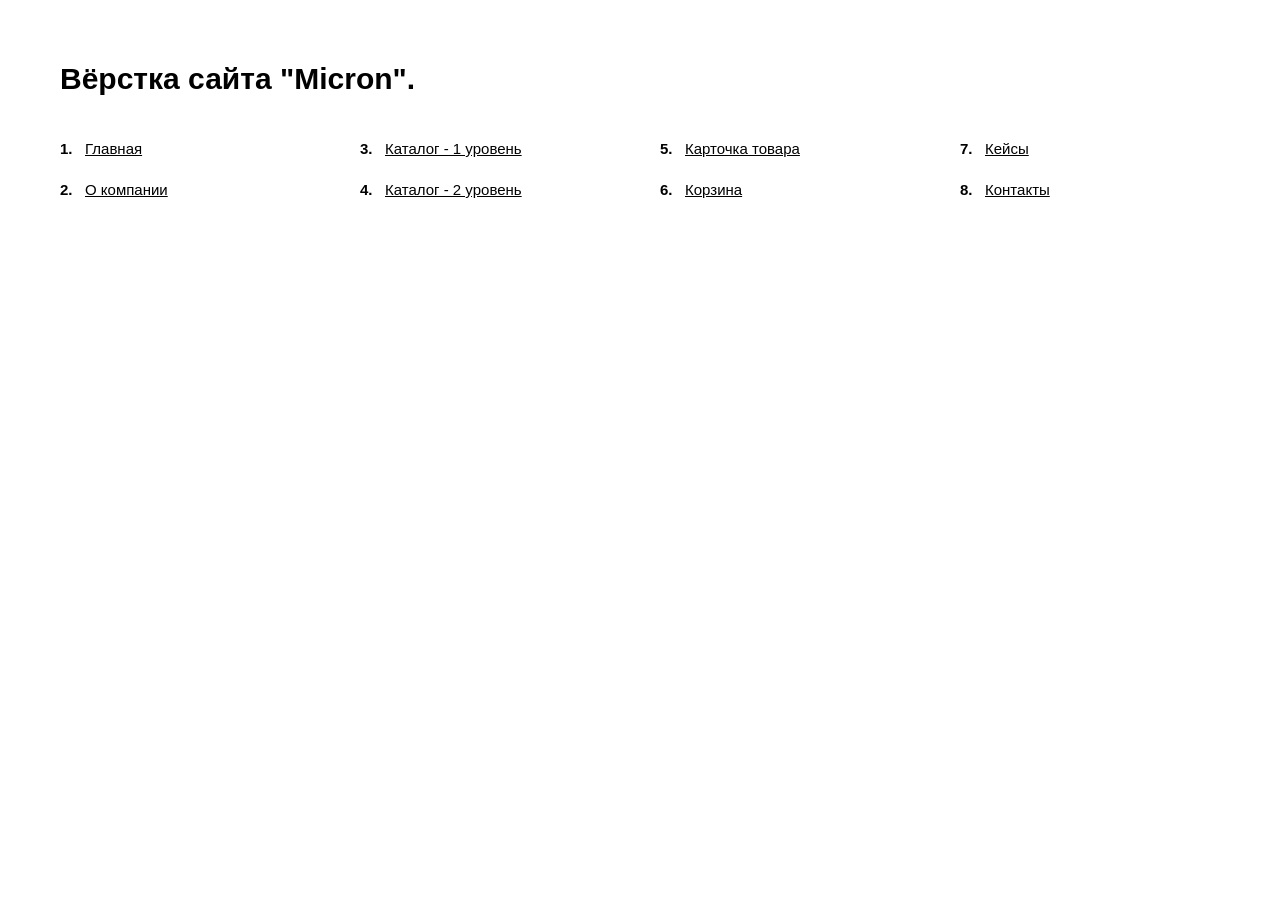
<file: demo_links.html>
<!DOCTYPE html>
<html lang="ru">
	<head>
		<meta http-equiv="Content-Type" content="text/html; charset=utf-8">

		<!-- Адаптирование страницы для мобильных устройств -->
		<meta name="viewport" content="width=device-width, initial-scale=1, maximum-scale=1">

		<!-- Запрет распознования номера телефона -->
		<meta name="format-detection" content="telephone=no">
		<meta name="SKYPE_TOOLBAR" content ="SKYPE_TOOLBAR_PARSER_COMPATIBLE">

		<style>
			*
			{
			    box-sizing: border-box;
			    margin: 0;
			    padding: 0;
			}

			*:before,
			*:after
			{
			    box-sizing: border-box;
			}


			.demo_links
			{
			    padding: 60px;
			}

			.demo_links .title
			{
			    font-family: Arial, 'Helvetica Neue', Helvetica, sans-serif;
			    font-size: 30px;
			    font-weight: 700;
			    line-height: 38px;

			    margin-bottom: 40px;
			}

			.demo_links ol
			{
			    font-family: Arial, 'Helvetica Neue', Helvetica, sans-serif;
			    font-size: 15px;
			    line-height: 21px;

			    counter-reset: li;

			    column-gap: 40px;
			    column-count: 4;
			}

			.demo_links ol li
			{
			    position: relative;

			    display: block;
			    overflow: hidden;

			    padding-left: 25px;

			    list-style-type: none;

			    transform: translateZ(0);

			    --webkit-column-break-inside: avoid;
			    page-break-inside: avoid;
			    break-inside: avoid;
			}

			.demo_links ol li + li
			{
			    margin-top: 20px;
			}

			.demo_links ol li:before
			{
			    color: var(--text_color);
			    font-weight: 700;

			    position: absolute;
			    top: 0;
			    left: 0;

			    content: counters(li, '.') '.';
			    counter-increment: li;
			}


			.demo_links li a
			{
			    color: #000;
			}

			.demo_links li a:hover
			{
			    text-decoration: none;
			}


			@media (max-width: 1279px)
			{
			    .demo_links ol
			    {
			        column-count: 3;
			    }
			}


			@media (max-width: 1023px)
			{
			    .demo_links
			    {
			        padding: 40px;
			    }

			    .demo_links .title
			    {
			        font-size: 28px;
			        line-height: 34px;

			        margin-bottom: 25px;
			    }

			    .demo_links ol
			    {
			        column-count: 2;
			    }
			}


			@media (max-width: 767px)
			{
			    .demo_links
			    {
			        padding: 30px;
			    }

			    .demo_links .title
			    {
			        font-size: 26px;
			        line-height: 32px;
			    }

			    .demo_links ol
			    {
			        column-gap: 40px;
			    }
			}


			@media (max-width: 479px)
			{
			    .demo_links
			    {
			        padding: 20px;
			    }

			    .demo_links .title
			    {
			        font-size: 22px;
			        line-height: 28px;

			        margin-bottom: 25px;
			    }

			    .demo_links ol
			    {
			        column-count: 1;
			    }

			    .demo_links ol li + li
			    {
			        margin-top: 15px;
			    }
			}

		</style>
	</head>

	<body>
		<div class="demo_links">
			<div class="title">Вёрстка сайта "Micron".</div>

			<ol>
				<li><a href="./index.html" target="_blank">Главная</a></li>
				<li><a href="./about.html" target="_blank">О компании</a></li>
				<li><a href="./catalog_level1.html" target="_blank">Каталог - 1 уровень</a></li>
				<li><a href="./catalog_level2.html" target="_blank">Каталог - 2 уровень</a></li>
				<li><a href="./product.html" target="_blank">Карточка товара</a></li>
				<li><a href="./cart.html" target="_blank">Корзина</a></li>
				<li><a href="./cases.html" target="_blank">Кейсы</a></li>
				<li><a href="./contacts.html" target="_blank">Контакты</a></li>
			</ol>
		</div>
	</body>
</html>
</file>
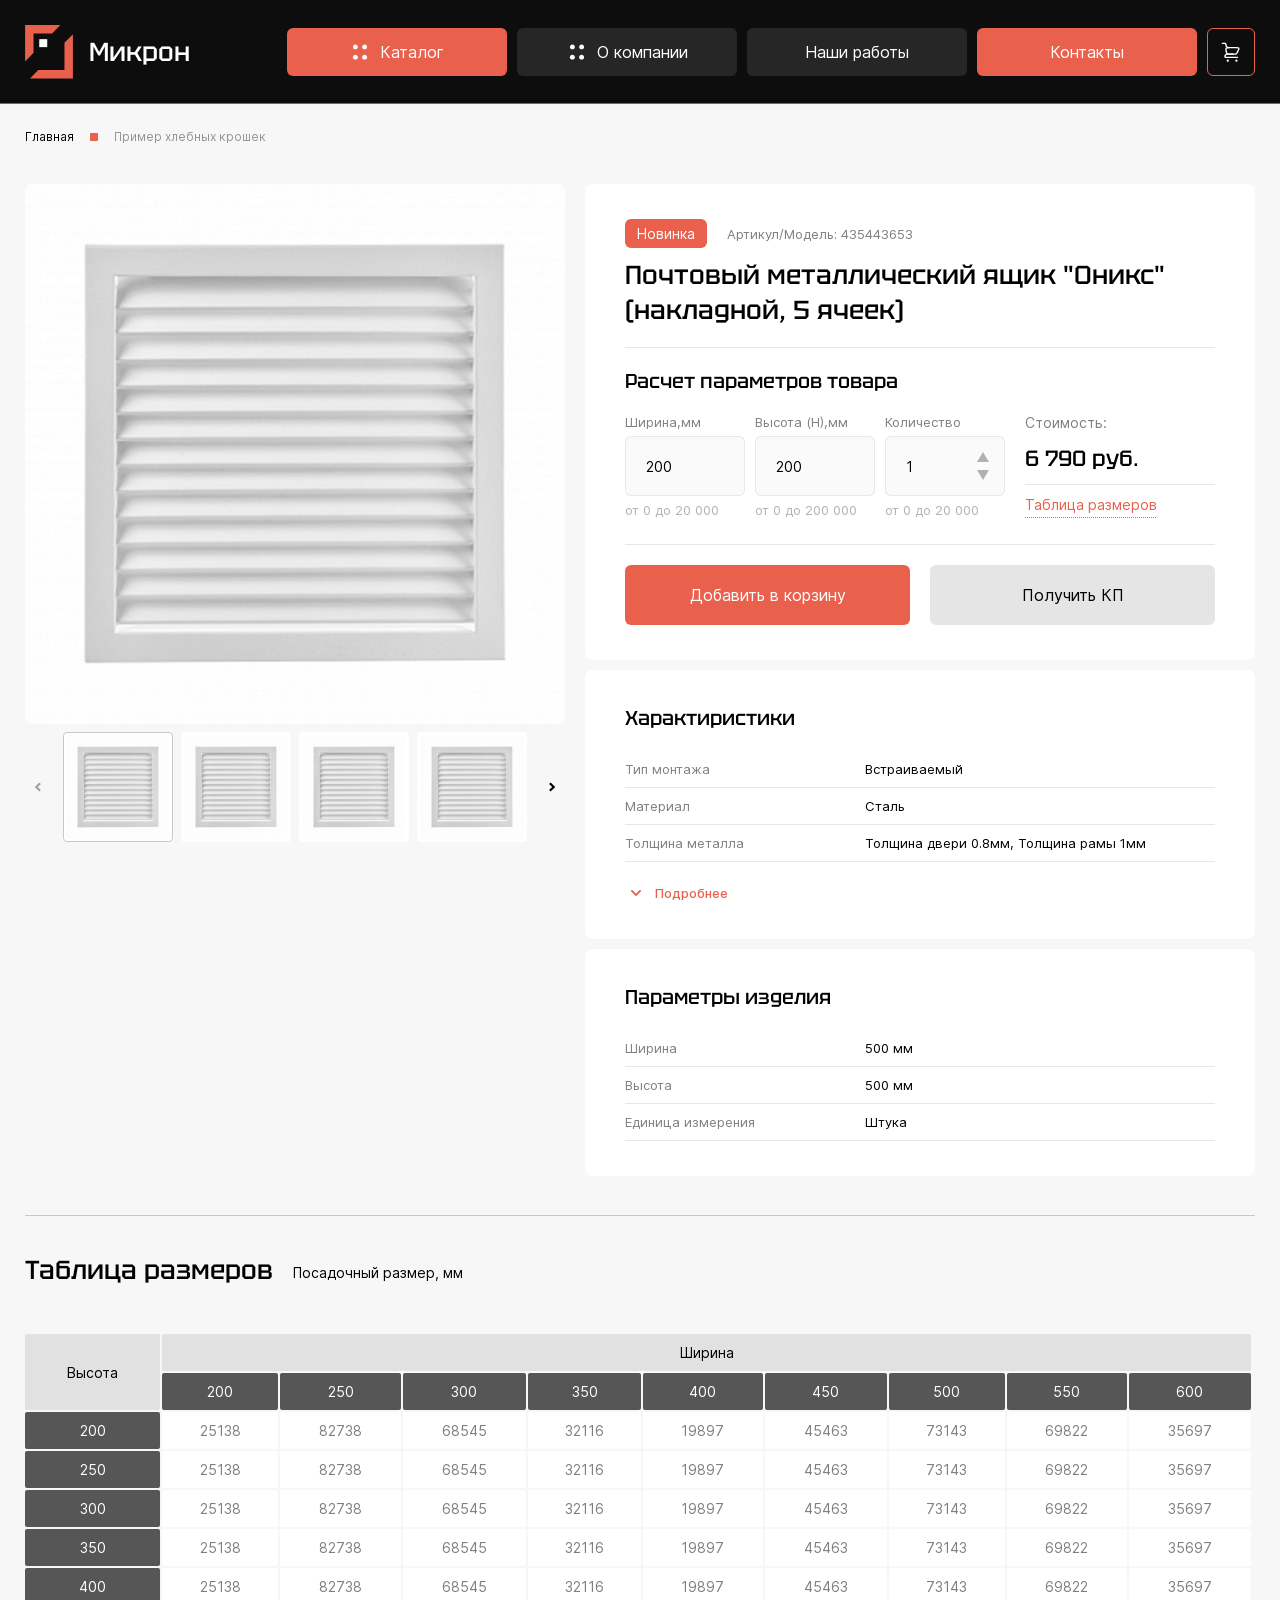
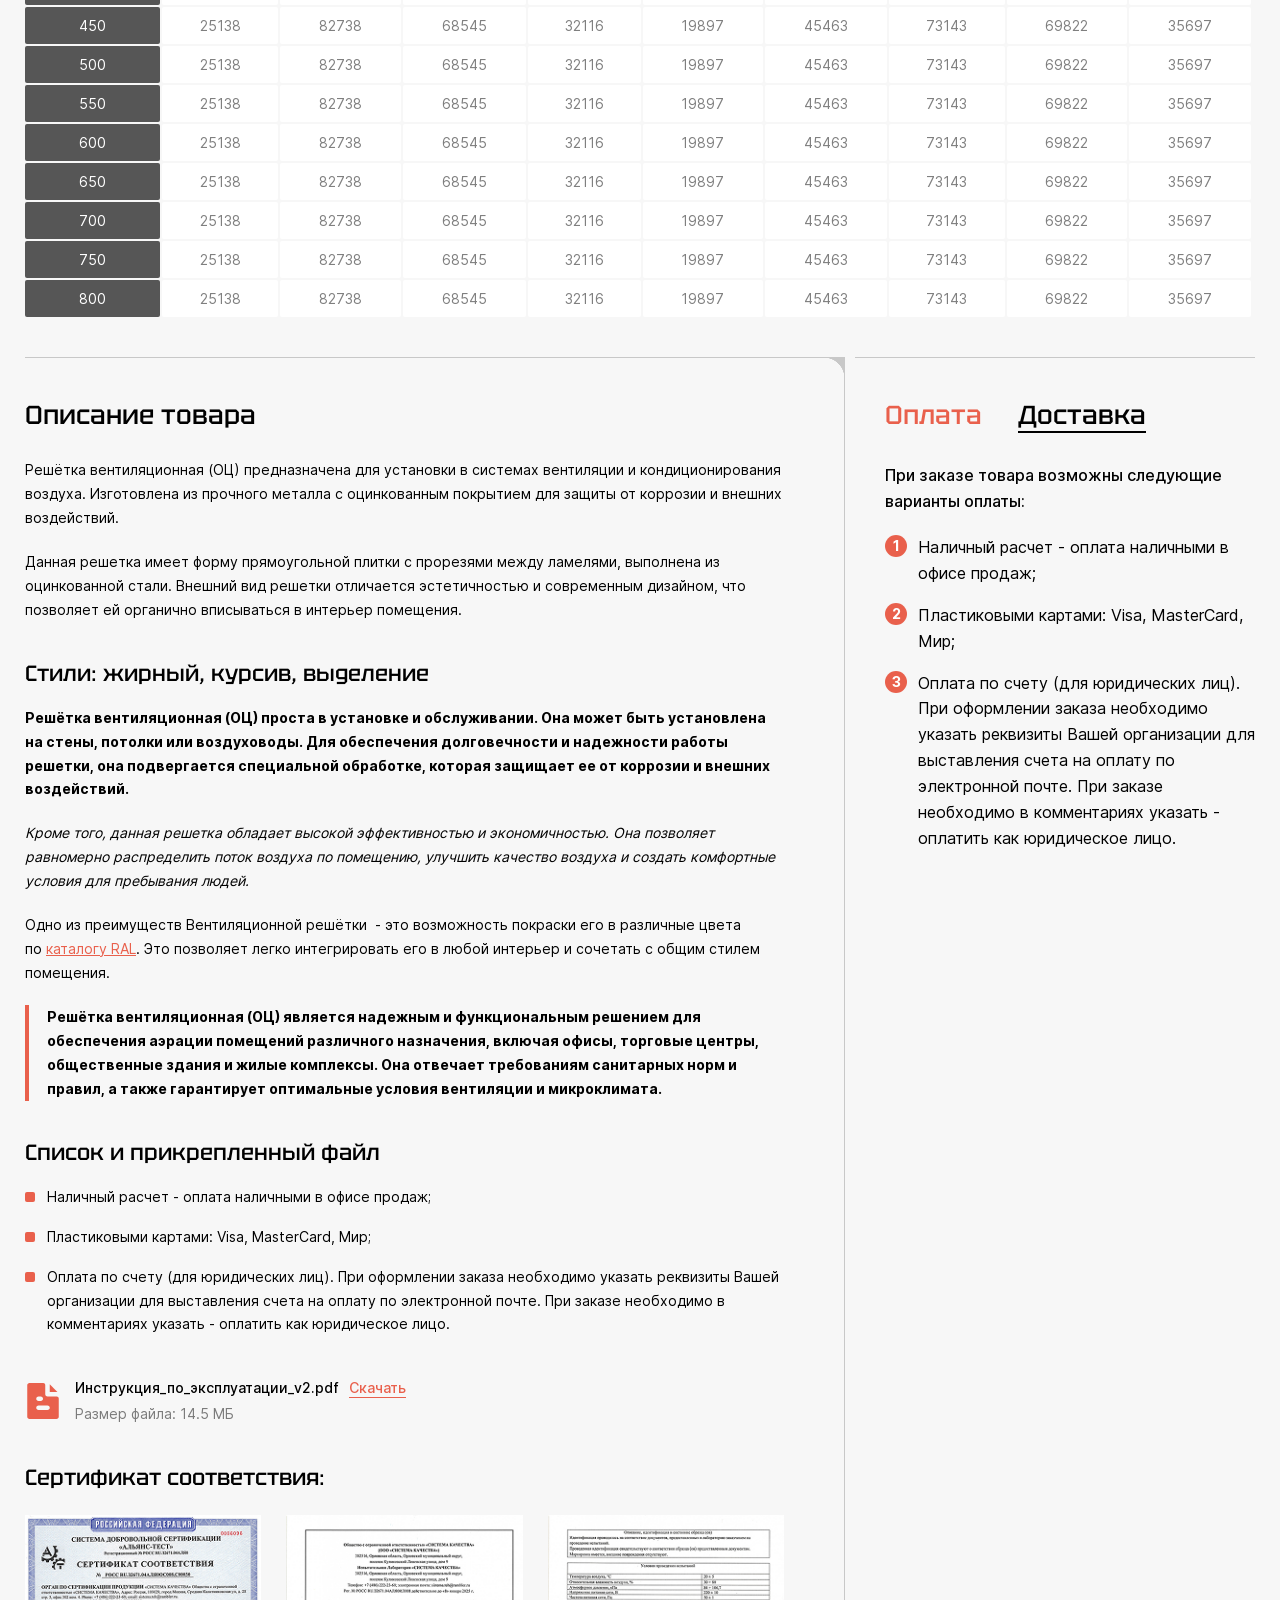
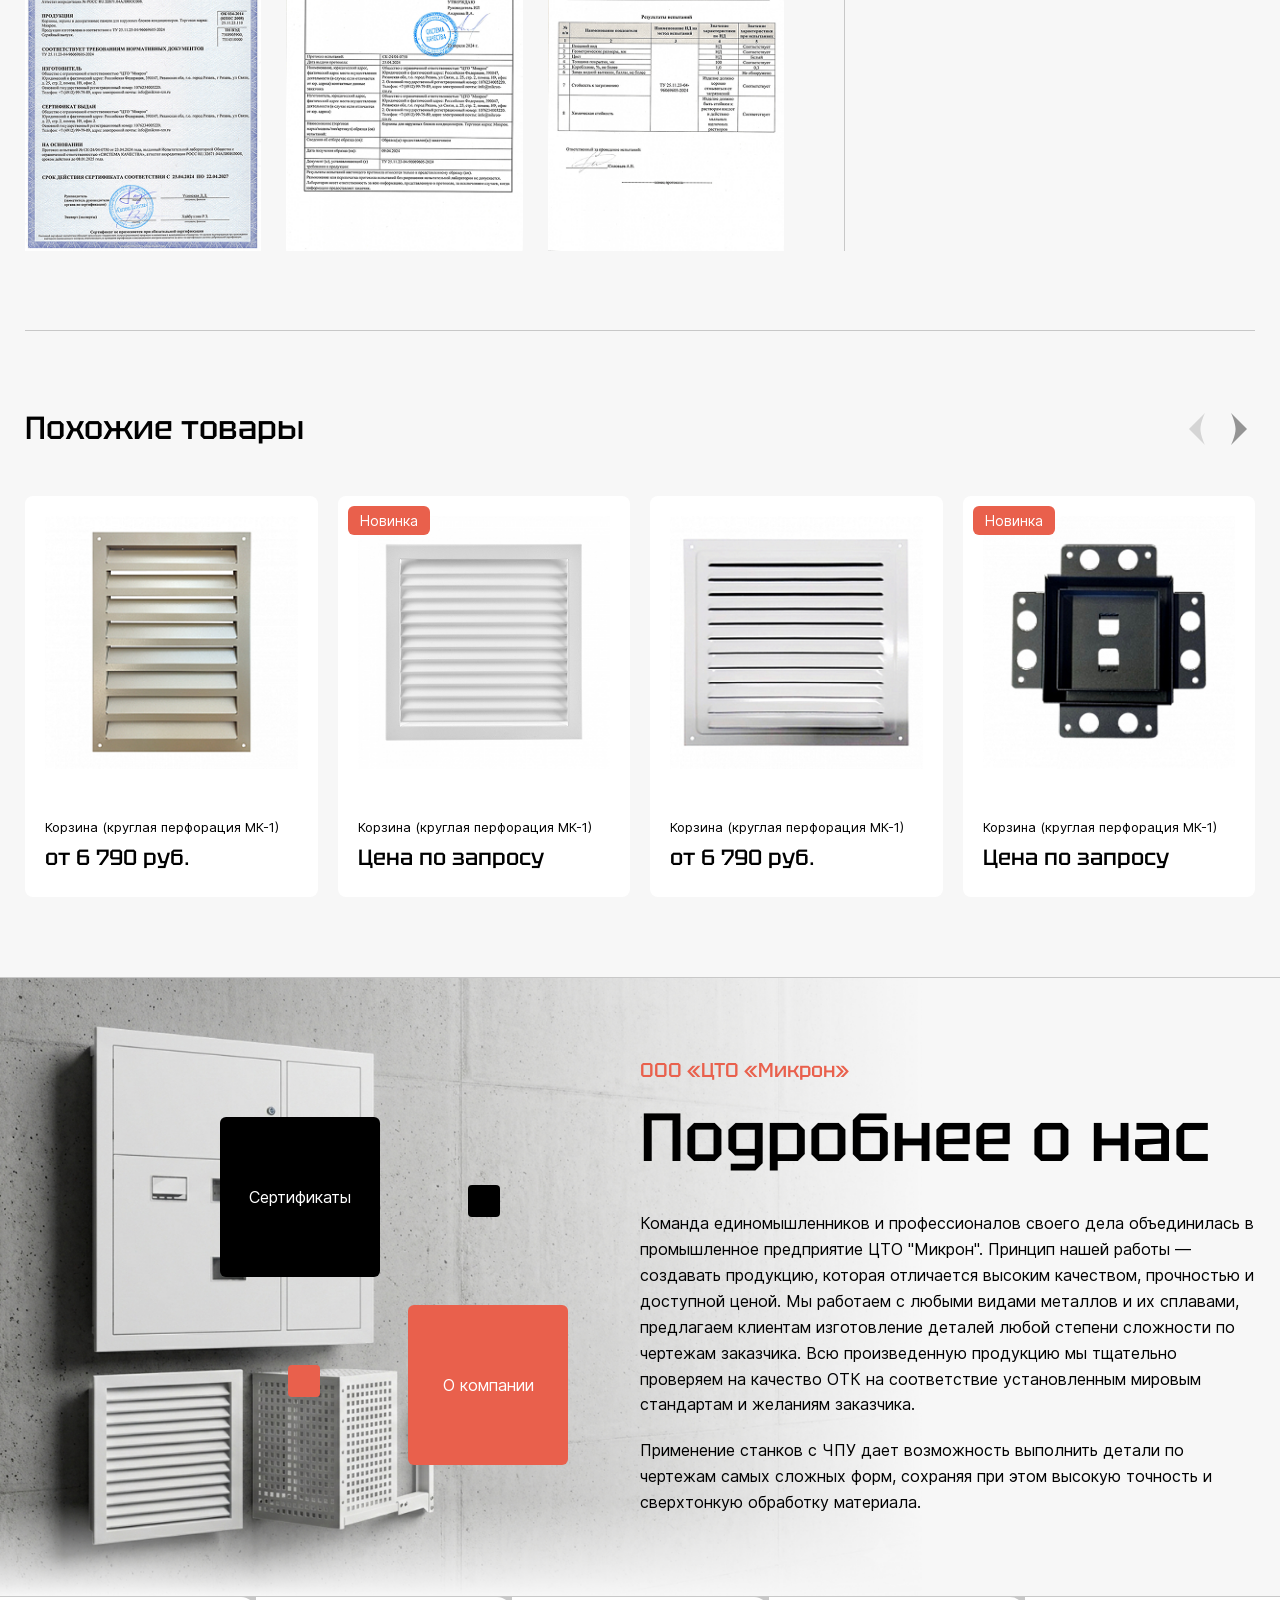
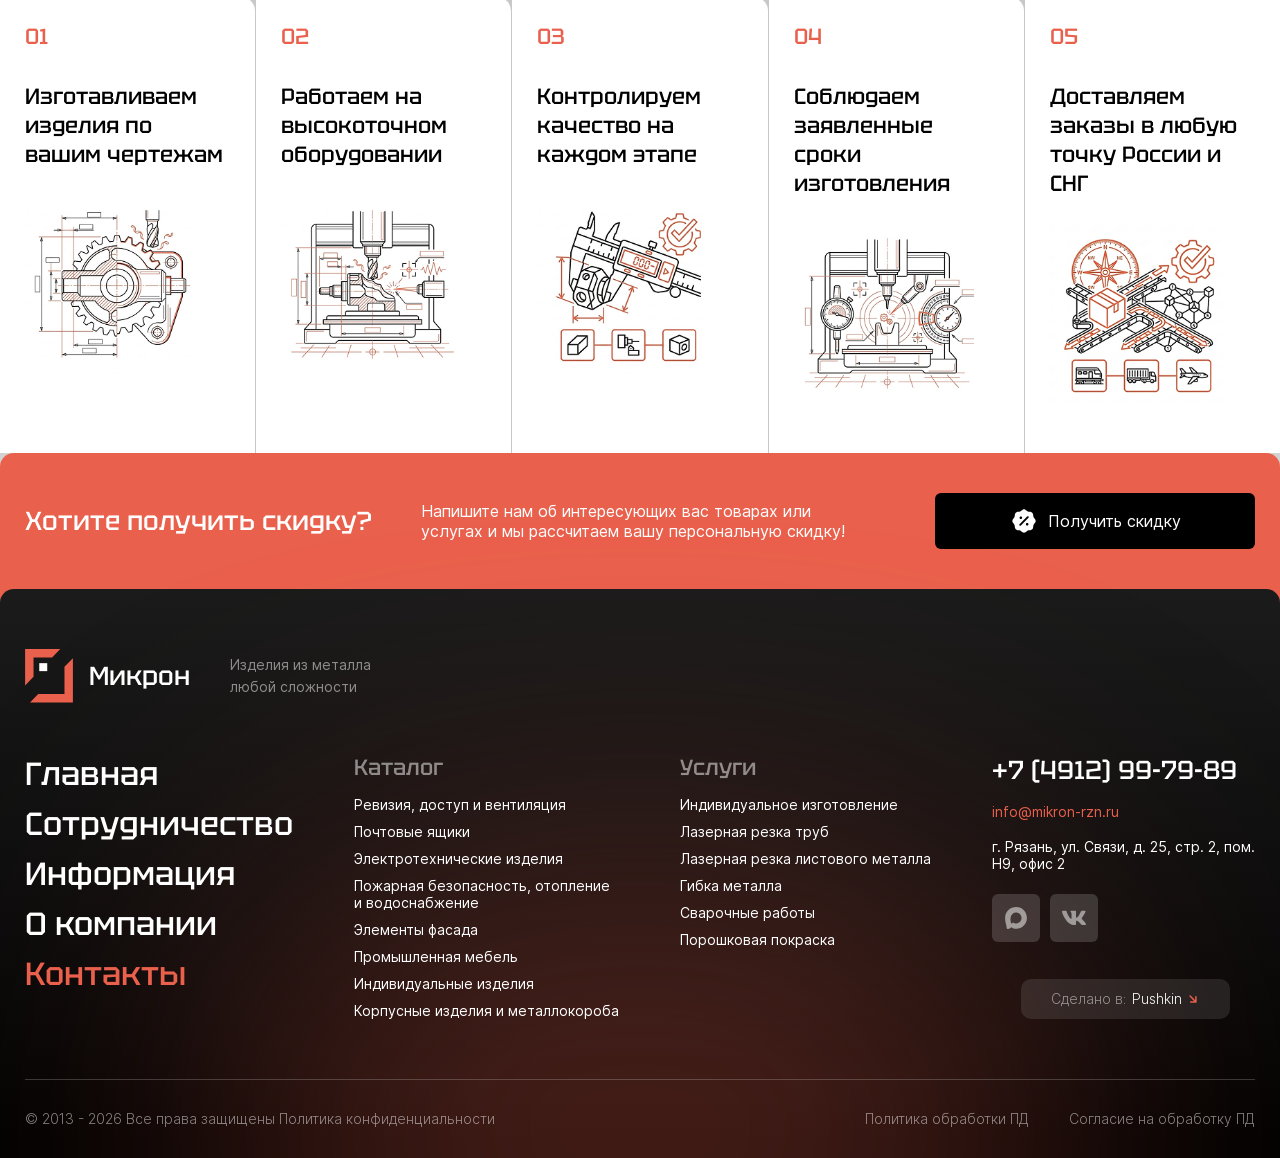
<file: product.html>
<!DOCTYPE html>
<html lang="ru">
	<head>
		<meta http-equiv="Content-Type" content="text/html; charset=utf-8">

		<!-- Adapting the page for mobile devices -->
		<meta name="viewport" content="width=device-width, initial-scale=1, maximum-scale=1">

		<!-- Prohibition of phone number recognition -->
		<meta name="format-detection" content="telephone=no">
		<meta name="SKYPE_TOOLBAR" content ="SKYPE_TOOLBAR_PARSER_COMPATIBLE">

		<!-- Page title -->
		<title>Заголовок страницы</title>

		<!-- Meta description -->
		<meta name="description" content="">

		<!-- Meta Keywords -->
		<meta name="keywords" content="">

		<!-- Changing the color of the mobile browser panel -->
		<meta name="msapplication-TileColor" content="#0D0D0D">
		<meta name="theme-color" content="#0D0D0D">

		<!-- Connecting style files -->
		<link rel="stylesheet" href="css/reset.css">
		<link rel="stylesheet" href="css/swiper-bundle.min.css">
		<link rel="stylesheet" href="css/swiper.css">
		<link rel="stylesheet" href="css/fancybox.css">
		<link rel="stylesheet" href="css/ion.rangeSlider.css">
		<link rel="stylesheet" href="css/styles.css">
		<link rel="stylesheet" href="css/fonts.css">

		<link rel="stylesheet" href="css/response_1899.css" media="print, (max-width: 1899px)">
		<link rel="stylesheet" href="css/response_1439.css" media="print, (max-width: 1439px)">
		<link rel="stylesheet" href="css/response_1279.css" media="print, (max-width: 1279px)">
		<link rel="stylesheet" href="css/response_1023.css" media="print, (max-width: 1023px)">
		<link rel="stylesheet" href="css/response_767.css" media="print, (max-width: 767px)">
	</head>

	<body>
		<div class="wrap">
			<div class="main">
				<header class="no_radius border">
					<div class="cont l_w">
						<a href="/" class="logo">
							<img src="images/logo.svg" alt="">
							<span>Микрон</span>
						</a>

						<nav class="menu">
							<div class="item">
								<button class="catalog_btn" popovertarget="catalog_sub">
									<svg class="icon"><use xlink:href="images/sprite.svg#ic_catalog"></use></svg>

									<span>Каталог</span>
								</button>

								<div class="catalog_sub" id="catalog_sub" popover>
									<div class="main_categories">
										<div>
											<a href="/" class="link active">
												<svg class="icon"><use xlink:href="images/sprite.svg#ic_link"></use></svg>

												<span>Ревизия, доступ<br> и вентиляция</span>
											</a>

											<div class="sub_categories show">
												<div><a href="/">Ревизионные стальные люки</a></div>

												<div><a href="/">Ревизионные стальные панели</a></div>

												<div><a href="/">Люки напольные</a></div>

												<div><a href="/">Люки выхода на кровлю</a></div>

												<div><a href="/">Люки под плитку</a></div>

												<div><a href="/">Люки под покраску</a></div>

												<div><a href="/">Противопожарные люки</a></div>

												<div><a href="/">Технические люки-двери</a></div>

												<div><a href="/">Вентиляционные решетки</a></div>
											</div>
										</div>

										<div>
											<a href="/" class="link">
												<svg class="icon"><use xlink:href="images/sprite.svg#ic_link"></use></svg>

												<span>Почтовые ящики</span>
											</a>
										</div>

										<div>
											<a href="/" class="link">
												<svg class="icon"><use xlink:href="images/sprite.svg#ic_link"></use></svg>

												<span>Электротехнические изделия</span>
											</a>
										</div>

										<div>
											<a href="/" class="link">
												<svg class="icon"><use xlink:href="images/sprite.svg#ic_link"></use></svg>

												<span>Пожарная безопасность, отопление и водоснабжение</span>
											</a>
										</div>

										<div>
											<a href="/" class="link">
												<svg class="icon"><use xlink:href="images/sprite.svg#ic_link"></use></svg>

												<span>Элементы фасада</span>
											</a>
										</div>

										<div>
											<a href="/" class="link">
												<svg class="icon"><use xlink:href="images/sprite.svg#ic_link"></use></svg>

												<span>Промышленная мебель</span>
											</a>
										</div>

										<div>
											<a href="/" class="link">
												<svg class="icon"><use xlink:href="images/sprite.svg#ic_link"></use></svg>

												<span>Индивидуальные изделия</span>
											</a>
										</div>

										<div>
											<a href="/" class="link">
												<svg class="icon"><use xlink:href="images/sprite.svg#ic_link"></use></svg>

												<span>Корпусные изделия<br> и металлокороба</span>
											</a>
										</div>
									</div>

									<div class="info">
										<div class="links">
											<div class="title">Услуги</div>

											<div class="items">
												<div><a href="/">Индивидуальное изготовление</a></div>

												<div><a href="/">Лазерная резка труб</a></div>

												<div><a href="/">Лазерная резка листового металла</a></div>

												<div><a href="/">Гибка металла</a></div>

												<div><a href="/">Сварочные работы</a></div>

												<div><a href="/">Порошковая покраска</a></div>
											</div>
										</div>

										<div class="divider"></div>

										<div class="contacts">
											<div class="item">
												<div class="label">офис (общий)</div>

												<div class="val">
													<div class="phone">
														<a href="tel:+7 (4912) 99-79-89">+7 (4912) 99-79-89</a>
													</div>
												</div>
											</div>

											<div class="item">
												<div class="label">отдел продаж</div>

												<div class="val">
													<div class="phone">
														<a href="tel:+7 (960) 573-93-11">+7 (960) 573-93-11</a>
													</div>
												</div>
											</div>

											<div class="item">
												<div class="val">
													<div class="email">
														<a href="mailto:info@mikron-rzn.ru">info@mikron-rzn.ru</a>
													</div>
												</div>
											</div>

											<div class="messengers">
												<a href="/" target="_blank" rel="noopener nofollow">
													<svg class="icon"><use xlink:href="images/sprite.svg#ic_max"></use></svg>
												</a>

												<a href="/" target="_blank" rel="noopener nofollow">
													<svg class="icon"><use xlink:href="images/sprite.svg#ic_vk"></use></svg>
												</a>

												<a href="/" target="_blank" rel="noopener nofollow">
													<svg class="icon"><use xlink:href="images/sprite.svg#ic_tg"></use></svg>
												</a>
											</div>
										</div>
									</div>
								</div>
							</div>

							<div class="item">
								<a href="/" class="sub_link">
									<svg class="icon"><use xlink:href="images/sprite.svg#ic_catalog"></use></svg>

									<span>О компании</span>
								</a>

								<div class="sub dark">
									<div><a href="/">Ревизионные стальные панели</a></div>

									<div><a href="/">Люки напольные</a></div>

									<div><a href="/">Ревизионные стальные люки</a></div>

									<div><a href="/">юки выхода на кровлю</a></div>

									<div><a href="/">Люки под плитку</a></div>
								</div>
							</div>

							<div class="item">
								<a href="/">
									<span>Наши работы</span>
								</a>
							</div>

							<div class="item">
								<a class="active">
									<span>Контакты</span>
								</a>
							</div>
						</nav>

						<a href="/" class="cart_link">
							<svg class="icon"><use xlink:href="images/sprite.svg#ic_cart"></use></svg>
						</a>
					</div>
				</header>


				<section class="mob_header">
					<div class="cont">
						<a href="/" class="logo">
							<img src="images/logo.svg" alt="">
							<span>Микрон</span>
						</a>

						<button class="catalog_btn">
							<svg class="icon"><use xlink:href="images/sprite.svg#ic_catalog"></use></svg>

							<svg class="icon"><use xlink:href="images/sprite.svg#ic_close"></use></svg>

							<span>Каталог</span>
						</button>

						<button class="mob_menu_btn">
							<svg class="icon"><use xlink:href="images/sprite.svg#ic_menu"></use></svg>

							<svg class="icon"><use xlink:href="images/sprite.svg#ic_close"></use></svg>
						</button>
					</div>
				</section>


				<section class="mob_menu">
					<div class="scroll">
						<div class="menu">
							<div><a href="/">
								<span>Главная</span>
							</a></div>

							<div><a href="/">
								<span>Наши работы</span>
							</a></div>

							<div><a href="/">
								<span>Сотрудничество</span>
							</a></div>

							<div><a href="/">
								<span>Информация</span>
							</a></div>

							<div>
								<a href="/" class="sub_link">
									<span>О компании</span>

									<svg class="icon"><use xlink:href="images/sprite.svg#ic_arr_hor"></use></svg>
								</a>

								<div class="sub">
									<div class="scroll">
										<div class="back">
											<button class="btn">
												<svg class="icon"><use xlink:href="images/sprite.svg#ic_arr_hor"></use></svg>

												<span>О компании</span>
											</button>
										</div>

										<div class="items">
											<div><a href="/">Ревизионные стальные панели</a></div>

											<div><a href="/">Люки напольные</a></div>

											<div><a href="/">Ревизионные стальные люки</a></div>

											<div><a href="/">Информация</a></div>

											<div><a href="/">Люки выхода на кровлю</a></div>

											<div><a href="/">Люки под плитку</a></div>
										</div>
									</div>
								</div>
							</div>

							<div><a href="/">
								<span>Контакты</span>
							</a></div>
						</div>

						<div class="divider"></div>

						<a href="/" class="cart_link">
							<svg class="icon"><use xlink:href="images/sprite.svg#ic_cart"></use></svg>

							<span class="count">2</span>
						</a>

						<div class="divider"></div>

						<div class="contacts">
							<div class="phone">
								<a href="tel:+7 (4912) 99-79-89">
									<svg class="icon"><use xlink:href="images/sprite.svg#ic_phone"></use></svg>

									<span>+7 (4912) 99-79-89</span>
								</a>

								<div class="exp">офис (общий)</div>
							</div>

							<div class="phone">
								<a href="tel:+7 (960) 573-93-11">
									<svg class="icon"><use xlink:href="images/sprite.svg#ic_phone"></use></svg>

									<span>+7 (960) 573-93-11</span>
								</a>

								<div class="exp">отдел продаж</div>
							</div>

							<div class="location">
								<div class="address">
									<svg class="icon"><use xlink:href="images/sprite.svg#ic_location"></use></svg>

									<span>г. Рязань, ул. Связи, д. 25, стр. 2, пом. Н9, офис 2</span>
								</div>

								<div class="work_time">
									<span>Пн-Пт: 8:00 - 17:00</span>
									<span>Обед: 12:00 - 13:00</span>
								</div>
							</div>

							<div class="email">
								<a href="mailto:info@mikron-rzn.ru">
									<svg class="icon"><use xlink:href="images/sprite.svg#ic_email"></use></svg>

									<span>info@mikron-rzn.ru</span>
								</a>
							</div>

							<div class="messengers">
								<a href="/" target="_blank" rel="noopener nofollow">
									<svg class="icon"><use xlink:href="images/sprite.svg#ic_max"></use></svg>
								</a>

								<a href="/" target="_blank" rel="noopener nofollow">
									<svg class="icon"><use xlink:href="images/sprite.svg#ic_vk"></use></svg>
								</a>

								<a href="/" target="_blank" rel="noopener nofollow">
									<svg class="icon"><use xlink:href="images/sprite.svg#ic_tg"></use></svg>
								</a>
							</div>
						</div>
					</div>
				</section>


				<section class="mob_catalog">
					<div class="scroll">
						<div class="items">
							<div><a href="/">Ревизия, доступ и вентиляция</a></div>

							<div><a href="/">Почтовые ящики</a></div>

							<div><a href="/">Электротехнические изделия</a></div>

							<div><a href="/">Пожарная безопасность, отопление и водоснабжение</a></div>

							<div><a href="/">Элементы фасада</a></div>

							<div><a href="/">Промышленная мебель</a></div>

							<div><a href="/">Индивидуальные изделия</a></div>

							<div><a href="/">Корпусные изделия и металлокороба</a></div>
						</div>
					</div>
				</section>


				<section class="page_head">
					<div class="cont">
						<div class="breadcrumbs">
							<a href="/">Главная</a>

							<span class="sep"></span>

							<span class="current">Пример хлебных крошек</span>
						</div>
					</div>
				</section>


				<section class="product_info">
					<div class="cont">
						<div class="images">
							<div class="big">
								<div class="swiper">
									<div class="swiper-wrapper">
										<div class="swiper-slide">
											<a href="images/tmp/product_img.jpg" class="link fancy_img" data-fancybox="product">
												<picture class="thumb">
													<img src="images/tmp/product_img.jpg" alt="" fetchpriority="high">
												</picture>
											</a>
										</div>

										<div class="swiper-slide">
											<a href="images/tmp/product_img.jpg" class="link fancy_img" data-fancybox="product">
												<picture class="thumb">
													<img src="images/tmp/product_img.jpg" alt="" loading="lazy">
												</picture>
											</a>
										</div>

										<div class="swiper-slide">
											<a href="images/tmp/product_img.jpg" class="link fancy_img" data-fancybox="product">
												<picture class="thumb">
													<img src="images/tmp/product_img.jpg" alt="" loading="lazy">
												</picture>
											</a>
										</div>

										<div class="swiper-slide">
											<a href="images/tmp/product_img.jpg" class="link fancy_img" data-fancybox="product">
												<picture class="thumb">
													<img src="images/tmp/product_img.jpg" alt="" loading="lazy">
												</picture>
											</a>
										</div>

										<div class="swiper-slide">
											<a href="images/tmp/product_img.jpg" class="link fancy_img" data-fancybox="product">
												<picture class="thumb">
													<img src="images/tmp/product_img.jpg" alt="" loading="lazy">
												</picture>
											</a>
										</div>
									</div>
								</div>
							</div>

							<div class="thumbs">
								<div class="swiper">
									<div class="swiper-wrapper">
										<div class="swiper-slide">
											<picture class="thumb">
												<img src="images/tmp/product_img.jpg" alt="" loading="lazy">
											</picture>
										</div>

										<div class="swiper-slide">
											<picture class="thumb">
												<img src="images/tmp/product_img.jpg" alt="" loading="lazy">
											</picture>
										</div>

										<div class="swiper-slide">
											<picture class="thumb">
												<img src="images/tmp/product_img.jpg" alt="" loading="lazy">
											</picture>
										</div>

										<div class="swiper-slide">
											<picture class="thumb">
												<img src="images/tmp/product_img.jpg" alt="" loading="lazy">
											</picture>
										</div>

										<div class="swiper-slide">
											<picture class="thumb">
												<img src="images/tmp/product_img.jpg" alt="" loading="lazy">
											</picture>
										</div>
									</div>

									<button class="swiper-button-prev">
										<svg class="icon"><use xlink:href="images/sprite.svg#ic_arr_hor"></use></svg>
									</button>

									<button class="swiper-button-next">
										<svg class="icon"><use xlink:href="images/sprite.svg#ic_arr_hor"></use></svg>
									</button>
								</div>
							</div>
						</div>

						<div class="data">
							<div class="section">
								<div class="top">
									<div class="sticker">Новинка</div>

									<div class="code">Артикул/Модель: 435443653</div>
								</div>

								<h1 class="product_name">Почтовый металлический ящик "Оникс" (накладной, 5 ячеек)</h1>

								<div class="buy">
									<div class="title">Расчет параметров товара</div>

									<div class="row">
										<div class="item">
											<div class="label">Ширина,мм</div>

											<div class="field">
												<input type="text" name="" value="200" class="input">
											</div>

											<div class="exp">от 0 до 20 000</div>
										</div>

										<div class="item">
											<div class="label">Высота (Н),мм</div>

											<div class="field">
												<input type="text" name="" value="200" class="input">
											</div>

											<div class="exp">от 0 до 200 000</div>
										</div>

										<div class="item amount">
											<div class="label">Количество</div>

											<div class="field">
												<button type="button" class="btn minus"></button>

												<input type="text" value="1" class="input" data-minimum="0" data-maximum="20000" data-step="1" data-unit="" maxlength="5">

												<button type="button" class="btn plus"></button>
											</div>

											<div class="exp">от 0 до 20 000</div>
										</div>

										<div class="price">
											<div class="label">Стоимость:</div>

											<div class="val">6 790 руб.</div>

											<div class="divider"></div>

											<button class="table_btn scroll_btn" data-anchor="sizes_table">Таблица размеров</button>
										</div>
									</div>
								</div>

								<div class="btns">
									<button class="buy_btn">Добавить в корзину</button>

									<button class="get_offer_btn">Получить КП</button>
								</div>
							</div>

							<div class="section features">
								<div class="title">Характиристики</div>

								<div class="items">
									<div class="item">
										<div class="label">Тип монтажа</div>

										<div class="val">Встраиваемый</div>
									</div>

									<div class="item">
										<div class="label">Материал</div>

										<div class="val">Сталь</div>
									</div>

									<div class="item">
										<div class="label">Толщина металла</div>

										<div class="val">Толщина двери 0.8мм, Толщина рамы 1мм</div>
									</div>

									<div class="item hide">
										<div class="label">Тип покраски</div>

										<div class="val">Порошковая</div>
									</div>

									<button class="spoler_btn">
										<svg class="icon"><use xlink:href="images/sprite.svg#ic_arr_ver"></use></svg>

										<span>Подробнее</span>
										<span>Свернуть</span>
									</button>
								</div>
							</div>

							<div class="section features">
								<div class="title">Параметры изделия</div>

								<div class="items">
									<div class="item">
										<div class="label">Ширина</div>

										<div class="val">500 мм</div>
									</div>

									<div class="item">
										<div class="label">Высота</div>

										<div class="val">500 мм</div>
									</div>

									<div class="item">
										<div class="label">Единица измерения</div>

										<div class="val">Штука</div>
									</div>
								</div>
							</div>
						</div>
					</div>
				</section>


				<section class="product_data block border">
					<div class="cont">
						<div class="sizes_table" id="sizes_table">
							<div class="block_head row">
								<div class="title size_s">Таблица размеров</div>

								<div class="exp">Посадочный размер, мм</div>
							</div>

							<div class="table_wrap">
								<table>
									<thead>
										<tr>
											<th rowspan="2">Высота</th>
											<th colspan="9">Ширина</th>
										</tr>
										<tr>
											<th class="dark">200</th>
											<th class="dark">250</th>
											<th class="dark">300</th>
											<th class="dark">350</th>
											<th class="dark">400</th>
											<th class="dark">450</th>
											<th class="dark">500</th>
											<th class="dark">550</th>
											<th class="dark">600</th>
										</tr>
									</thead>

									<tbody>
										<tr>
											<td class="dark">200</td>
											<td><a href="/">25138</a></td>
											<td><a href="/">82738</a></td>
											<td><a href="/">68545</a></td>
											<td><a href="/">32116</a></td>
											<td><a href="/">19897</a></td>
											<td><a href="/">45463</a></td>
											<td><a href="/">73143</a></td>
											<td><a href="/">69822</a></td>
											<td><a href="/">35697</a></td>
										</tr>
										<tr>
											<td class="dark">250</td>
											<td><a href="/">25138</a></td>
											<td><a href="/">82738</a></td>
											<td><a href="/">68545</a></td>
											<td><a href="/">32116</a></td>
											<td><a href="/">19897</a></td>
											<td><a href="/">45463</a></td>
											<td><a href="/">73143</a></td>
											<td><a href="/">69822</a></td>
											<td><a href="/">35697</a></td>
										</tr>
										<tr>
											<td class="dark">300</td>
											<td><a href="/">25138</a></td>
											<td><a href="/">82738</a></td>
											<td><a href="/">68545</a></td>
											<td><a href="/">32116</a></td>
											<td><a href="/">19897</a></td>
											<td><a href="/">45463</a></td>
											<td><a href="/">73143</a></td>
											<td><a href="/">69822</a></td>
											<td><a href="/">35697</a></td>
										</tr>
										<tr>
											<td class="dark">350</td>
											<td><a href="/">25138</a></td>
											<td><a href="/">82738</a></td>
											<td><a href="/">68545</a></td>
											<td><a href="/">32116</a></td>
											<td><a href="/">19897</a></td>
											<td><a href="/">45463</a></td>
											<td><a href="/">73143</a></td>
											<td><a href="/">69822</a></td>
											<td><a href="/">35697</a></td>
										</tr>
										<tr>
											<td class="dark">400</td>
											<td><a href="/">25138</a></td>
											<td><a href="/">82738</a></td>
											<td><a href="/">68545</a></td>
											<td><a href="/">32116</a></td>
											<td><a href="/">19897</a></td>
											<td><a href="/">45463</a></td>
											<td><a href="/">73143</a></td>
											<td><a href="/">69822</a></td>
											<td><a href="/">35697</a></td>
										</tr>
										<tr>
											<td class="dark">450</td>
											<td><a href="/">25138</a></td>
											<td><a href="/">82738</a></td>
											<td><a href="/">68545</a></td>
											<td><a href="/">32116</a></td>
											<td><a href="/">19897</a></td>
											<td><a href="/">45463</a></td>
											<td><a href="/">73143</a></td>
											<td><a href="/">69822</a></td>
											<td><a href="/">35697</a></td>
										</tr>
										<tr>
											<td class="dark">500</td>
											<td><a href="/">25138</a></td>
											<td><a href="/">82738</a></td>
											<td><a href="/">68545</a></td>
											<td><a href="/">32116</a></td>
											<td><a href="/">19897</a></td>
											<td><a href="/">45463</a></td>
											<td><a href="/">73143</a></td>
											<td><a href="/">69822</a></td>
											<td><a href="/">35697</a></td>
										</tr>
										<tr>
											<td class="dark">550</td>
											<td><a href="/">25138</a></td>
											<td><a href="/">82738</a></td>
											<td><a href="/">68545</a></td>
											<td><a href="/">32116</a></td>
											<td><a href="/">19897</a></td>
											<td><a href="/">45463</a></td>
											<td><a href="/">73143</a></td>
											<td><a href="/">69822</a></td>
											<td><a href="/">35697</a></td>
										</tr>
										<tr>
											<td class="dark">600</td>
											<td><a href="/">25138</a></td>
											<td><a href="/">82738</a></td>
											<td><a href="/">68545</a></td>
											<td><a href="/">32116</a></td>
											<td><a href="/">19897</a></td>
											<td><a href="/">45463</a></td>
											<td><a href="/">73143</a></td>
											<td><a href="/">69822</a></td>
											<td><a href="/">35697</a></td>
										</tr>
										<tr>
											<td class="dark">650</td>
											<td><a href="/">25138</a></td>
											<td><a href="/">82738</a></td>
											<td><a href="/">68545</a></td>
											<td><a href="/">32116</a></td>
											<td><a href="/">19897</a></td>
											<td><a href="/">45463</a></td>
											<td><a href="/">73143</a></td>
											<td><a href="/">69822</a></td>
											<td><a href="/">35697</a></td>
										</tr>
										<tr>
											<td class="dark">700</td>
											<td><a href="/">25138</a></td>
											<td><a href="/">82738</a></td>
											<td><a href="/">68545</a></td>
											<td><a href="/">32116</a></td>
											<td><a href="/">19897</a></td>
											<td><a href="/">45463</a></td>
											<td><a href="/">73143</a></td>
											<td><a href="/">69822</a></td>
											<td><a href="/">35697</a></td>
										</tr>
										<tr>
											<td class="dark">750</td>
											<td><a href="/">25138</a></td>
											<td><a href="/">82738</a></td>
											<td><a href="/">68545</a></td>
											<td><a href="/">32116</a></td>
											<td><a href="/">19897</a></td>
											<td><a href="/">45463</a></td>
											<td><a href="/">73143</a></td>
											<td><a href="/">69822</a></td>
											<td><a href="/">35697</a></td>
										</tr>
										<tr>
											<td class="dark">800</td>
											<td><a href="/">25138</a></td>
											<td><a href="/">82738</a></td>
											<td><a href="/">68545</a></td>
											<td><a href="/">32116</a></td>
											<td><a href="/">19897</a></td>
											<td><a href="/">45463</a></td>
											<td><a href="/">73143</a></td>
											<td><a href="/">69822</a></td>
											<td><a href="/">35697</a></td>
										</tr>
									</tbody>
								</table>
							</div>

							<div class="mob_table">
								<div class="fields">
									<div class="line">
										<div class="label">Укажите высоту</div>

										<div class="field">
											<select name="" data-placeholder=" " data-size-axis="height">
												<option value="200" selected>200 мм</option>
												<option value="250">250 мм</option>
												<option value="300">300 мм</option>
												<option value="350">350 мм</option>
												<option value="400">400 мм</option>
												<option value="450">450 мм</option>
												<option value="500">500 мм</option>
												<option value="550">550 мм</option>
												<option value="600">600 мм</option>
												<option value="650">650 мм</option>
												<option value="700">700 мм</option>
												<option value="750">750 мм</option>
												<option value="800">800 мм</option>
											</select>

											<svg class="arr"><use xlink:href="images/sprite.svg#ic_arr_ver"></use></svg>
										</div>
									</div>

									<div class="line">
										<div class="label">Укажите ширину</div>

										<div class="field">
											<select name="" data-placeholder=" " data-size-axis="width">
												<option value="200" selected>200 мм</option>
												<option value="250">250 мм</option>
												<option value="300">300 мм</option>
												<option value="350">350 мм</option>
												<option value="400">400 мм</option>
												<option value="450">450 мм</option>
												<option value="500">500 мм</option>
												<option value="550">550 мм</option>
												<option value="600">600 мм</option>
											</select>

											<svg class="arr"><use xlink:href="images/sprite.svg#ic_arr_ver"></use></svg>
										</div>
									</div>
								</div>

								<a href="/" class="link" data-size-result>25138 мм</a>
							</div>
						</div>

						<div class="grid">
							<div class="description">
								<div class="title">Описание товара</div>

								<div class="text_block">
									<p>Решётка вентиляционная (ОЦ) предназначена для установки в системах вентиляции и кондиционирования воздуха. Изготовлена из прочного металла с оцинкованным покрытием для защиты от коррозии и внешних воздействий.</p>

									<p>Данная решетка имеет форму прямоугольной плитки с прорезями между ламелями, выполнена из оцинкованной стали. Внешний вид решетки отличается эстетичностью и современным дизайном, что позволяет ей органично вписываться в интерьер помещения.</p>

									<h2>Стили: жирный, курсив, выделение</h2>

									<p><strong>Решётка вентиляционная (ОЦ) проста в установке и обслуживании. Она может быть установлена на стены, потолки или воздуховоды. Для обеспечения долговечности и надежности работы решетки, она подвергается специальной обработке, которая защищает ее от коррозии и внешних воздействий.</strong></p>

									<p><em>Кроме того, данная решетка обладает высокой эффективностью и экономичностью. Она позволяет равномерно распределить поток воздуха по помещению, улучшить качество воздуха и создать комфортные условия для пребывания людей.</em></p>

									<p>Одно из преимуществ Вентиляционной решётки  - это возможность покраски его в различные цвета по <a href="/">каталогу RAL</a>. Это позволяет легко интегрировать его в любой интерьер и сочетать с общим стилем помещения.</p>

									<blockquote>Решётка вентиляционная (ОЦ) является надежным и функциональным решением для обеспечения аэрации помещений различного назначения, включая офисы, торговые центры, общественные здания и жилые комплексы. Она отвечает требованиям санитарных норм и правил, а также гарантирует оптимальные условия вентиляции и микроклимата.</blockquote>

									<h2>Список и прикрепленный файл</h2>

									<ul>
										<li>Наличный расчет - оплата наличными в офисе продаж;</li>

										<li>Пластиковыми картами: Visa, MasterCard, Мир;</li>

										<li>Оплата по счету (для юридических лиц). При оформлении заказа необходимо указать реквизиты Вашей организации для выставления счета на оплату по электронной почте. При заказе необходимо в комментариях указать - оплатить как юридическое лицо.</li>
									</ul>

									<div class="files">
										<a href="/" class="file">
											<svg class="icon"><use xlink:href="images/sprite.svg#ic_file"></use></svg>

											<div>
												<div class="name">
													<span>Инструкция_по_эксплуатации_v2.pdf</span>

													<span class="btn">Скачать</span>
												</div>

												<div class="size">Размер файла: 14.5 МБ</div>
											</div>
										</a>
									</div>

									<div class="certs">
										<h2>Сертификат соответствия:</h2>

										<div class="swiper">
											<div class="swiper-wrapper">
												<div class="swiper-slide">
													<a href="images/tmp/cert_thumb.jpg" class="cert fancy_img" data-fancybox="certs">
														<picture class="thumb">
															<img src="images/tmp/cert_thumb1.jpg" alt="" loading="lazy">
														</picture>
													</a>
												</div>

												<div class="swiper-slide">
													<a href="images/tmp/cert_thumb.jpg" class="cert fancy_img" data-fancybox="certs">
														<picture class="thumb">
															<img src="images/tmp/cert_thumb2.jpg" alt="" loading="lazy">
														</picture>
													</a>
												</div>

												<div class="swiper-slide">
													<a href="images/tmp/cert_thumb.jpg" class="cert fancy_img" data-fancybox="certs">
														<picture class="thumb">
															<img src="images/tmp/cert_thumb3.jpg" alt="" loading="lazy">
														</picture>
													</a>
												</div>
											</div>
										</div>
									</div>
								</div>
							</div>

							<div class="payment_delivery tabs_container">
								<div class="tabs">
									<button data-content="#payment_delivery_tab1" data-level="level1" class="btn active">Оплата</button>

									<button data-content="#payment_delivery_tab2" data-level="level1" class="btn">Доставка</button>
								</div>

								<div class="tab_content level1 active" id="payment_delivery_tab1">
									<div class="text_block">
										<p><b>При заказе товара возможны следующие варианты оплаты:</b></p>

										<ol>
											<li>Наличный расчет - оплата наличными в офисе продаж;</li>

											<li>Пластиковыми картами: Visa, MasterCard, Мир;</li>

											<li>Оплата по счету (для юридических лиц). При оформлении заказа необходимо указать реквизиты Вашей организации для выставления счета на оплату по электронной почте. При заказе необходимо в комментариях указать - оплатить как юридическое лицо.</li>
										</ol>
									</div>
								</div>

								<div class="tab_content level1" id="payment_delivery_tab2">

								</div>
							</div>
						</div>
					</div>
				</section>


				<section class="products block">
					<div class="cont">
						<div class="block_head row">
							<div class="title">Похожие товары</div>

							<div class="swiper-controls">
								<button class="swiper-button-prev">
									<svg class="icon"><use xlink:href="images/sprite.svg#ic_arrow_slider"></use></svg>
								</button>

								<button class="swiper-button-next">
									<svg class="icon"><use xlink:href="images/sprite.svg#ic_arrow_slider"></use></svg>
								</button>
							</div>
						</div>
					</div>

					<div class="cont m_w">
						<div class="swiper">
							<div class="swiper-wrapper">
								<div class="swiper-slide">
									<a href="/" class="product">
										<picture class="thumb">
											<img src="images/tmp/product_thumb1.jpg" alt="" loading="lazy">
										</picture>

										<div class="info">
											<div class="name">Корзина (круглая перфорация МК-1)</div>

											<div class="price">от 6 790 руб.</div>
										</div>

										<div class="btn">Подробнее</div>
									</a>
								</div>

								<div class="swiper-slide">
									<a href="/" class="product">
										<div class="stickers">
											<div class="sticker">Новинка</div>
										</div>

										<picture class="thumb">
											<img src="images/tmp/product_thumb2.jpg" alt="" loading="lazy">
										</picture>

										<div class="info">
											<div class="name">Корзина (круглая перфорация МК-1)</div>

											<div class="price">Цена по запросу</div>
										</div>

										<div class="btn">Подробнее</div>
									</a>
								</div>

								<div class="swiper-slide">
									<a href="/" class="product">
										<picture class="thumb">
											<img src="images/tmp/product_thumb3.jpg" alt="" loading="lazy">
										</picture>

										<div class="info">
											<div class="name">Корзина (круглая перфорация МК-1)</div>

											<div class="price">от 6 790 руб.</div>
										</div>

										<div class="btn">Подробнее</div>
									</a>
								</div>

								<div class="swiper-slide">
									<a href="/" class="product">
										<div class="stickers">
											<div class="sticker">Новинка</div>
										</div>

										<picture class="thumb">
											<img src="images/tmp/product_thumb4.jpg" alt="" loading="lazy">
										</picture>

										<div class="info">
											<div class="name">Корзина (круглая перфорация МК-1)</div>

											<div class="price">Цена по запросу</div>
										</div>

										<div class="btn">Подробнее</div>
									</a>
								</div>

								<div class="swiper-slide">
									<a href="/" class="product">
										<picture class="thumb">
											<img src="images/tmp/product_thumb1.jpg" alt="" loading="lazy">
										</picture>

										<div class="info">
											<div class="name">Корзина (круглая перфорация МК-1)</div>

											<div class="price">от 6 790 руб.</div>
										</div>

										<div class="btn">Подробнее</div>
									</a>
								</div>

								<div class="swiper-slide">
									<a href="/" class="product">
										<picture class="thumb">
											<img src="images/tmp/product_thumb1.jpg" alt="" loading="lazy">
										</picture>

										<div class="info">
											<div class="name">Корзина (круглая перфорация МК-1)</div>

											<div class="price">от 6 790 руб.</div>
										</div>

										<div class="btn">Подробнее</div>
									</a>
								</div>

								<div class="swiper-slide">
									<a href="/" class="product">
										<div class="stickers">
											<div class="sticker">Новинка</div>
										</div>

										<picture class="thumb">
											<img src="images/tmp/product_thumb2.jpg" alt="" loading="lazy">
										</picture>

										<div class="info">
											<div class="name">Корзина (круглая перфорация МК-1)</div>

											<div class="price">Цена по запросу</div>
										</div>

										<div class="btn">Подробнее</div>
									</a>
								</div>

								<div class="swiper-slide">
									<a href="/" class="product">
										<picture class="thumb">
											<img src="images/tmp/product_thumb3.jpg" alt="" loading="lazy">
										</picture>

										<div class="info">
											<div class="name">Корзина (круглая перфорация МК-1)</div>

											<div class="price">от 6 790 руб.</div>
										</div>

										<div class="btn">Подробнее</div>
									</a>
								</div>

								<div class="swiper-slide">
									<a href="/" class="product">
										<div class="stickers">
											<div class="sticker">Новинка</div>
										</div>

										<picture class="thumb">
											<img src="images/tmp/product_thumb4.jpg" alt="" loading="lazy">
										</picture>

										<div class="info">
											<div class="name">Корзина (круглая перфорация МК-1)</div>

											<div class="price">Цена по запросу</div>
										</div>

										<div class="btn">Подробнее</div>
									</a>
								</div>

								<div class="swiper-slide">
									<a href="/" class="product">
										<picture class="thumb">
											<img src="images/tmp/product_thumb1.jpg" alt="" loading="lazy">
										</picture>

										<div class="info">
											<div class="name">Корзина (круглая перфорация МК-1)</div>

											<div class="price">от 6 790 руб.</div>
										</div>

										<div class="btn">Подробнее</div>
									</a>
								</div>
							</div>
						</div>
					</div>
				</section>


				<section class="about_info">
					<div class="cont l_w">
						<div class="data">
							<div class="company">ООО «ЦТО «Микрон»</div>

							<div class="title">Подробнее о нас</div>

							<div class="text_block">
								<p>Команда единомышленников и профессионалов своего дела объединилась в промышленное предприятие ЦТО "Микрон". Принцип нашей работы — создавать продукцию, которая отличается высоким качеством, прочностью и доступной ценой. Мы работаем с любыми видами металлов и их сплавами, предлагаем клиентам изготовление деталей любой степени сложности по чертежам заказчика. Всю произведенную продукцию мы тщательно проверяем на качество ОТК на соответствие установленным мировым стандартам и желаниям заказчика.</p>

								<p>Применение станков с ЧПУ дает возможность выполнить детали по чертежам самых сложных форм, сохраняя при этом высокую точность и сверхтонкую обработку материала.</p>
							</div>
						</div>
					</div>

					<div class="squares">
						<div class="square square1">Сертификаты</div>

						<div class="square square2 primary">О компании</div>

						<div class="square square3 small"></div>

						<div class="square square4 small primary"></div>
					</div>

					<picture class="bg">
						<img src="images/tmp/bg_about_info.jpg" alt="" loading="lazy">
					</picture>
				</section>


				<section class="advantages">
					<div class="grid_row">
						<div class="item">
							<div class="number"></div>

							<div class="name">Изготавливаем изделия по вашим чертежам</div>

							<picture class="thumb">
								<img src="images/tmp/advantage_thumb1.png" alt="" loading="lazy">
							</picture>
						</div>

						<div class="item">
							<div class="number"></div>

							<div class="name">Работаем на высокоточном оборудовании</div>

							<picture class="thumb">
								<img src="images/tmp/advantage_thumb2.png" alt="" loading="lazy">
							</picture>
						</div>

						<div class="item">
							<div class="number"></div>

							<div class="name">Контролируем качество на каждом этапе</div>

							<picture class="thumb">
								<img src="images/tmp/advantage_thumb3.png" alt="" loading="lazy">
							</picture>
						</div>

						<div class="item">
							<div class="number"></div>

							<div class="name">Соблюдаем заявленные сроки изготовления</div>

							<picture class="thumb">
								<img src="images/tmp/advantage_thumb4.png" alt="" loading="lazy">
							</picture>
						</div>

						<div class="item">
							<div class="number"></div>

							<div class="name">Доставляем заказы в любую точку России и СНГ</div>

							<picture class="thumb">
								<img src="images/tmp/advantage_thumb5.png" alt="" loading="lazy">
							</picture>
						</div>
					</div>
				</section>


				<section class="action">
					<div class="cont l_w">
						<div class="title">Хотите получить скидку?</div>

						<div class="desc">
							<p>Напишите нам об интересующих вас товарах или услугах и мы рассчитаем вашу персональную скидку!</p>
						</div>

						<button class="btn" data-open-modal data-modal="get_discount_modal">
							<svg class="icon"><use xlink:href="images/sprite.svg#ic_discount"></use></svg>

							<span>Получить скидку</span>
						</button>
					</div>
				</section>
			</div>


			<footer>
				<div class="cont l_w">
					<div class="data">
						<div class="col">
							<div class="logo">
								<img src="images/logo.svg" alt="">
								<span>Микрон</span>
							</div>

							<div class="desc">Изделия из металла любой сложности</div>

							<div class="creator">
								<a href="/" target="_blank" rel="noopener">
									Сделано в: <span>Pushkin</span>

									<svg class="icon"><use xlink:href="images/sprite.svg#ic_arrow_diagonal"></use></svg>
								</a>
							</div>
						</div>

						<div class="menu">
							<div><a href="/">Главная</a></div>

							<div><a href="/">Сотрудничество</a></div>

							<div><a href="/">Информация</a></div>

							<div><a href="/">О компании</a></div>

							<div><a class="active">Контакты</a></div>
						</div>

						<div class="links">
							<div class="title">Каталог</div>

							<div class="items">
								<div><a href="/">Ревизия, доступ и вентиляция</a></div>

								<div><a href="/">Почтовые ящики</a></div>

								<div><a href="/">Электротехнические изделия</a></div>

								<div><a href="/">Пожарная безопасность, отопление<br> и водоснабжение</a></div>

								<div><a href="/">Элементы фасада</a></div>

								<div><a href="/">Промышленная мебель</a></div>

								<div><a href="/">Индивидуальные изделия</a></div>

								<div><a href="/">Корпусные изделия и металлокороба</a></div>
							</div>
						</div>

						<div class="links">
							<div class="title">Услуги</div>

							<div class="items">
								<div><a href="/">Индивидуальное изготовление</a></div>

								<div><a href="/">Лазерная резка труб</a></div>

								<div><a href="/">Лазерная резка листового металла</a></div>

								<div><a href="/">Гибка металла</a></div>

								<div><a href="/">Сварочные работы</a></div>

								<div><a href="/">Порошковая покраска</a></div>
							</div>
						</div>

						<div class="contacts">
							<div class="phone">
								<a href="tel:+7 (4912) 99-79-89">+7 (4912) 99-79-89</a>
							</div>

							<div class="email">
								<a href="mailto:info@mikron-rzn.ru">info@mikron-rzn.ru</a>
							</div>

							<div class="address">г. Рязань, ул. Связи, д. 25, стр. 2, пом.<br> Н9, офис 2</div>

							<div class="messengers">
								<a href="/" target="_blank" rel="noopener nofollow">
									<svg class="icon"><use xlink:href="images/sprite.svg#ic_max"></use></svg>
								</a>

								<a href="/" target="_blank" rel="noopener nofollow">
									<svg class="icon"><use xlink:href="images/sprite.svg#ic_vk"></use></svg>
								</a>
							</div>
						</div>
					</div>

					<div class="bottom">
						<div class="copyright">&copy; 2013 - 2026 Все права защищены Политика конфиденциальности</div>

						<div class="legal_links">
							<div><a href="/">Политика обработки ПД</a></div>

							<div><a href="/">Согласие на обработку ПД</a></div>
						</div>
					</div>
				</div>
			</footer>
		</div>


		<dialog class="modal" id="get_discount_modal">
			<div class="wrapper">
				<div class="inner">
					<button class="close_btn" data-close-modal>
						<svg class="icon"><use xlink:href="images/sprite.svg#ic_close"></use></svg>
					</button>

					<div class="modal_title">Хотите получить скидку?</div>

					<div class="modal_desc">
						<p>Напишите нам об интересующих вас товарах или услугах и мы рассчитаем вашу персональную скидку!</p>
					</div>

					<form action="" class="form">
						<div class="line">
							<div class="field">
								<input type="text" name="" value="" class="input" placeholder="Ваше имя*">
							</div>
						</div>

						<div class="line">
							<div class="field">
								<input type="tel" name="" value="" class="input" placeholder="Номер телефона*">
							</div>
						</div>

						<div class="line">
							<div class="field">
								<input type="text" name="" value="" class="input" placeholder="Комментарий">
							</div>
						</div>

						<div class="submit">
							<button type="submit" class="submit_btn">Отправить</button>
						</div>

						<div class="agree">Нажимая кнопку, вы соглашаетесь с политикой обработки персональных данных</div>
					</form>
				</div>
			</div>
		</dialog>


		<!-- Connecting javascript files -->
		<script src="js/jquery-3.7.1.min.js"></script>
		<script src="js/functions.js"></script>
		<script src="js/swiper-bundle.min.js"></script>
		<script src="js/fancybox.js"></script>
		<script src="js/maska.min.js"></script>
		<script src="js/ion.rangeSlider.min.js"></script>
		<script src="js/nice-select2.js"></script>
		<script src="js/scripts.js"></script>
	</body>
</html>
</file>
<file: css/ion.rangeSlider.css>
/**
Ion.RangeSlider, 2.3.1
© Denis Ineshin, 2010 - 2019, IonDen.com
Build date: 2019-12-19 16:51:02
*/
.irs
{
    position: relative;

    display: block;

    width: 100%;

    -webkit-user-select: none;
       -moz-user-select: none;
        -ms-user-select: none;
            user-select: none;

    -webkit-touch-callout: none;
     -khtml-user-select: none;
}

.irs .irs
{
    margin: 0;
}

.irs-line
{
    position: relative;

    display: block;
    overflow: hidden;

    outline: none !important;
}
.irs-bar
{
    position: absolute;
    left: 0;

    display: block;

    width: 0;
}
.irs-shadow
{
    position: absolute;
    left: 0;

    display: none;

    width: 0;
}
.irs-handle
{
    position: absolute;
    z-index: 1;

    display: block;

    box-sizing: border-box;

    cursor: default;
}
.irs-handle.type_last
{
    z-index: 2;
}
.irs-min,
.irs-max
{
    position: absolute;

    display: block;

    cursor: default;
}
.irs-min
{
    left: 0;
}
.irs-max
{
    right: 0;
}
.irs-from,
.irs-to,
.irs-single
{
    position: absolute;
    top: 0;
    left: 0;

    display: block;

    cursor: default;
    white-space: nowrap;
}
.irs-grid
{
    position: absolute;
    bottom: 0;
    left: 0;

    display: none;

    width: 100%;
    height: 20px;
}
.irs-with-grid .irs-grid
{
    display: block;
}
.irs-grid-pol
{
    position: absolute;
    top: 0;
    left: 0;

    width: 1px;
    height: 8px;

    background: #000;
}
.irs-grid-pol.small
{
    height: 4px;
}
.irs-grid-text
{
    position: absolute;
    bottom: 0;
    left: 0;

    padding: 0 3px;

    font-size: 9px;
    line-height: 9px;

    text-align: center;
    white-space: nowrap;

    color: #000;
}
.irs-disable-mask
{
    position: absolute;
    z-index: 2;
    top: 0;
    left: -1%;

    display: block;

    width: 102%;
    height: 100%;

    cursor: default;

    background: rgba(0, 0, 0, 0);
}
.lt-ie9 .irs-disable-mask
{
    cursor: not-allowed;

    background: #000;

    filter: alpha(opacity=0);
}
.irs-disabled
{
    opacity: .4;
}
.irs-hidden-input
{
    position: absolute !important;
    z-index: -9999 !important;
    top: 0 !important;
    left: 0 !important;

    display: block !important;
    overflow: hidden;

    width: 0 !important;
    height: 0 !important;
    margin: 0 !important;
    padding: 0 !important;

    font-size: 0 !important;
    line-height: 0 !important;

    border-style: solid !important;
    border-color: transparent !important;
    outline: none !important;
    background: none !important;
}

.irs--flat
{
    height: 4px;
}

.irs--flat.irs-with-grid
{
    height: 60px;
}

.irs--flat .irs-line
{
    height: 4px;

    background: rgba(24, 23, 28, .08);
}

.irs--flat .irs-bar
{
    top: 0;

    height: 4px;

    background: var(--primary_color);
}

.irs--flat .irs-shadow
{
    bottom: 16px;

    height: 1px;

    background-color: #e1e4e9;
}

.irs--flat .irs-handle
{
    top: -11px;

    width: 26px;
    height: 26px;

    cursor: pointer;

    border: 9px solid var(--primary_color);
    border-radius: 50%;
    background-color: var(--light_color);
}

.irs--flat .irs-handle:before
{
    position: absolute;
    top: 50%;
    left: 50%;

    display: block;

    width: calc(100% + 20px);
    height: calc(100% + 20px);

    content: '';
    transform: translate(-50%, -50%);
}

.irs--flat .irs-min,
.irs--flat .irs-max,
.irs--flat .irs-from,
.irs--flat .irs-to,
.irs--flat .irs-single
{
    top: 0;

    display: none !important;

    padding: 1px 3px;

    font-size: 10px;
    line-height: 1.333;

    color: #999;
    border-radius: 4px;
    background-color: #e1e4e9;
    text-shadow: none;
}

.irs--flat .irs-grid-pol
{
    background-color: #e1e4e9;
}
.irs--flat .irs-grid-text
{
    color: #999;
}
.irs--big
{
    height: 55px;
}
.irs--big.irs-with-grid
{
    height: 70px;
}
.irs--big .irs-line
{
    top: 33px;

    height: 12px;

    border: 1px solid #ccc;
    border-radius: 12px;
    background: linear-gradient(to bottom, #ddd -50%, white 150%);
    background-color: white;
}
.irs--big .irs-bar
{
    top: 33px;

    height: 12px;

    border: 1px solid #428bca;
    background: linear-gradient(to bottom, #fff 0%, #428bca 30%, #b9d4ec 100%);
    background-color: #92bce0;
    box-shadow: inset 0 0 1px 1px rgba(255, 255, 255, .5);
}
.irs--big .irs-bar--single
{
    border-radius: 12px 0 0 12px;
}
.irs--big .irs-shadow
{
    bottom: 16px;

    height: 1px;

    background-color: rgba(66, 139, 202, .5);
}
.irs--big .irs-handle
{
    top: 25px;

    width: 30px;
    height: 30px;

    border: 1px solid rgba(0, 0, 0, .3);
    border-radius: 30px;
    background: linear-gradient(to bottom, white 0%, #b4b9be 30%, white 100%);
    background-color: #cbcfd5;
    box-shadow: 1px 1px 2px rgba(0, 0, 0, .2), inset 0 0 3px 1px white;
}
.irs--big .irs-handle.state_hover,
.irs--big .irs-handle:hover
{
    border-color: rgba(0, 0, 0, .45);
    background: linear-gradient(to bottom, white 0%, #919ba5 30%, white 100%);
    background-color: #939ba7;
}
.irs--big .irs-min,
.irs--big .irs-max
{
    top: 0;

    padding: 1px 5px;

    color: white;
    border-radius: 3px;
    background-color: #9f9f9f;
    text-shadow: none;
}
.irs--big .irs-from,
.irs--big .irs-to,
.irs--big .irs-single
{
    padding: 1px 5px;

    color: white;
    border-radius: 3px;
    background: linear-gradient(to bottom, #428bca 0%, #3071a9 100%);
    background-color: #428bca;
    text-shadow: none;
}
.irs--big .irs-grid-pol
{
    background-color: #428bca;
}
.irs--big .irs-grid-text
{
    color: #428bca;
}
.irs--modern
{
    height: 55px;
}
.irs--modern.irs-with-grid
{
    height: 55px;
}
.irs--modern .irs-line
{
    top: 25px;

    height: 5px;

    border: 1px solid #a3adc1;
    border-bottom-width: 0;
    border-radius: 5px;
    background: linear-gradient(to bottom, #e0e4ea 0%, #d1d6e0 100%);
    background-color: #d1d6e0;
}
.irs--modern .irs-bar
{
    top: 25px;

    height: 5px;

    background: #20b426;
    background: linear-gradient(to bottom, #20b426 0%, #18891d 100%);
}
.irs--modern .irs-bar--single
{
    border-radius: 5px 0 0 5px;
}
.irs--modern .irs-shadow
{
    bottom: 21px;

    height: 1px;

    background-color: rgba(209, 214, 224, .5);
}
.irs--modern .irs-handle
{
    top: 37px;

    width: 12px;
    height: 13px;

    border: 1px solid #a3adc1;
    border-top-width: 0;
    border-radius: 0 0 3px 3px;
    box-shadow: 1px 1px 1px rgba(0, 0, 0, .1);
}
.irs--modern .irs-handle > i:nth-child(1)
{
    position: absolute;
    top: -4px;
    left: 1px;

    display: block;

    width: 6px;
    height: 6px;

    transform: rotate(45deg);

    border: 1px solid #a3adc1;
    background: white;
}
.irs--modern .irs-handle > i:nth-child(2)
{
    position: absolute;
    top: 0;
    left: 0;

    display: block;

    box-sizing: border-box;
    width: 10px;
    height: 12px;

    border-radius: 0 0 3px 3px;
    background: #e9e6e6;
    background: linear-gradient(to bottom, white 0%, #e9e6e6 100%);
}
.irs--modern .irs-handle > i:nth-child(3)
{
    position: absolute;
    top: 3px;
    left: 3px;

    display: block;

    box-sizing: border-box;
    width: 4px;
    height: 5px;

    border-right: 1px solid #a3adc1;
    border-left: 1px solid #a3adc1;
}
.irs--modern .irs-handle.state_hover,
.irs--modern .irs-handle:hover
{
    border-color: #7685a2;
    background: #c3c7cd;
    background: linear-gradient(to bottom, #fff 0%, #919ba5 30%, #fff 100%);
}
.irs--modern .irs-handle.state_hover > i:nth-child(1),
.irs--modern .irs-handle:hover > i:nth-child(1)
{
    border-color: #7685a2;
}
.irs--modern .irs-handle.state_hover > i:nth-child(3),
.irs--modern .irs-handle:hover > i:nth-child(3)
{
    border-color: #48536a;
}
.irs--modern .irs-min,
.irs--modern .irs-max
{
    top: 0;

    padding: 1px 5px;

    font-size: 10px;
    line-height: 1.333;

    color: white;
    border-radius: 5px;
    background-color: #d1d6e0;
    text-shadow: none;
}
.irs--modern .irs-from,
.irs--modern .irs-to,
.irs--modern .irs-single
{
    padding: 1px 5px;

    font-size: 10px;
    line-height: 1.333;

    color: white;
    border-radius: 5px;
    background-color: #20b426;
    text-shadow: none;
}
.irs--modern .irs-from:before,
.irs--modern .irs-to:before,
.irs--modern .irs-single:before
{
    position: absolute;
    bottom: -6px;
    left: 50%;

    display: block;
    overflow: hidden;

    width: 0;
    height: 0;
    margin-left: -3px;

    content: '';

    border: 3px solid transparent;
    border-top-color: #20b426;
}
.irs--modern .irs-grid
{
    height: 25px;
}
.irs--modern .irs-grid-pol
{
    background-color: #dedede;
}
.irs--modern .irs-grid-text
{
    font-size: 13px;

    color: silver;
}
.irs--sharp
{
    height: 50px;

    font-size: 12px;
    line-height: 1;
}
.irs--sharp.irs-with-grid
{
    height: 57px;
}
.irs--sharp .irs-line
{
    top: 30px;

    height: 2px;

    border-radius: 2px;
    background-color: black;
}
.irs--sharp .irs-bar
{
    top: 30px;

    height: 2px;

    background-color: #ee22fa;
}
.irs--sharp .irs-bar--single
{
    border-radius: 2px 0 0 2px;
}
.irs--sharp .irs-shadow
{
    bottom: 21px;

    height: 1px;

    background-color: rgba(0, 0, 0, .5);
}
.irs--sharp .irs-handle
{
    top: 25px;

    width: 10px;
    height: 10px;

    background-color: #a804b2;
}
.irs--sharp .irs-handle > i:first-child
{
    position: absolute;
    top: 100%;
    left: 0;

    display: block;

    width: 0;
    height: 0;

    border: 5px solid transparent;
    border-top-color: #a804b2;
}
.irs--sharp .irs-handle.state_hover,
.irs--sharp .irs-handle:hover
{
    background-color: black;
}
.irs--sharp .irs-handle.state_hover > i:first-child,
.irs--sharp .irs-handle:hover > i:first-child
{
    border-top-color: black;
}
.irs--sharp .irs-min,
.irs--sharp .irs-max
{
    top: 0;

    padding: 3px 4px;

    font-size: 14px;
    line-height: 1;

    opacity: .4;
    color: white;
    border-radius: 2px;
    background-color: #a804b2;
}
.irs--sharp .irs-from,
.irs--sharp .irs-to,
.irs--sharp .irs-single
{
    padding: 3px 4px;

    font-size: 14px;
    line-height: 1;

    color: white;
    border-radius: 2px;
    background-color: #a804b2;
    text-shadow: none;
}
.irs--sharp .irs-from:before,
.irs--sharp .irs-to:before,
.irs--sharp .irs-single:before
{
    position: absolute;
    bottom: -6px;
    left: 50%;

    display: block;
    overflow: hidden;

    width: 0;
    height: 0;
    margin-left: -3px;

    content: '';

    border: 3px solid transparent;
    border-top-color: #a804b2;
}
.irs--sharp .irs-grid
{
    height: 25px;
}
.irs--sharp .irs-grid-pol
{
    background-color: #dedede;
}
.irs--sharp .irs-grid-text
{
    font-size: 13px;

    color: silver;
}
.irs--round
{
    height: 50px;
}
.irs--round.irs-with-grid
{
    height: 65px;
}
.irs--round .irs-line
{
    top: 36px;

    height: 4px;

    border-radius: 4px;
    background-color: #dee4ec;
}
.irs--round .irs-bar
{
    top: 36px;

    height: 4px;

    background-color: #006cfa;
}
.irs--round .irs-bar--single
{
    border-radius: 4px 0 0 4px;
}
.irs--round .irs-shadow
{
    bottom: 21px;

    height: 4px;

    background-color: rgba(222, 228, 236, .5);
}
.irs--round .irs-handle
{
    top: 26px;

    width: 24px;
    height: 24px;

    border: 4px solid #006cfa;
    border-radius: 24px;
    background-color: white;
    box-shadow: 0 1px 3px rgba(0, 0, 255, .3);
}
.irs--round .irs-handle.state_hover,
.irs--round .irs-handle:hover
{
    background-color: #f0f6ff;
}
.irs--round .irs-min,
.irs--round .irs-max
{
    top: 0;

    padding: 3px 5px;

    font-size: 14px;
    line-height: 1;

    color: #333;
    border-radius: 4px;
    background-color: rgba(0, 0, 0, .1);
}
.irs--round .irs-from,
.irs--round .irs-to,
.irs--round .irs-single
{
    padding: 3px 5px;

    font-size: 14px;
    line-height: 1;

    color: white;
    border-radius: 4px;
    background-color: #006cfa;
    text-shadow: none;
}
.irs--round .irs-from:before,
.irs--round .irs-to:before,
.irs--round .irs-single:before
{
    position: absolute;
    bottom: -6px;
    left: 50%;

    display: block;
    overflow: hidden;

    width: 0;
    height: 0;
    margin-left: -3px;

    content: '';

    border: 3px solid transparent;
    border-top-color: #006cfa;
}
.irs--round .irs-grid
{
    height: 25px;
}
.irs--round .irs-grid-pol
{
    background-color: #dedede;
}
.irs--round .irs-grid-text
{
    font-size: 13px;

    color: silver;
}
.irs--square
{
    height: 50px;
}
.irs--square.irs-with-grid
{
    height: 60px;
}
.irs--square .irs-line
{
    top: 31px;

    height: 4px;

    background-color: #dedede;
}
.irs--square .irs-bar
{
    top: 31px;

    height: 4px;

    background-color: black;
}
.irs--square .irs-shadow
{
    bottom: 21px;

    height: 2px;

    background-color: #dedede;
}
.irs--square .irs-handle
{
    top: 25px;

    width: 16px;
    height: 16px;

    -webkit-transform: rotate(45deg);
        -ms-transform: rotate(45deg);
            transform: rotate(45deg);

    border: 3px solid black;
    background-color: white;
}
.irs--square .irs-handle.state_hover,
.irs--square .irs-handle:hover
{
    background-color: #f0f6ff;
}
.irs--square .irs-min,
.irs--square .irs-max
{
    top: 0;

    padding: 3px 5px;

    font-size: 14px;
    line-height: 1;

    color: #333;
    background-color: rgba(0, 0, 0, .1);
}
.irs--square .irs-from,
.irs--square .irs-to,
.irs--square .irs-single
{
    padding: 3px 5px;

    font-size: 14px;
    line-height: 1;

    color: white;
    background-color: black;
    text-shadow: none;
}
.irs--square .irs-grid
{
    height: 25px;
}
.irs--square .irs-grid-pol
{
    background-color: #dedede;
}
.irs--square .irs-grid-text
{
    font-size: 11px;

    color: silver;
}
</file>
<file: css/styles.css>
/*-------------------
    Global styles
-------------------*/
:root
{
    --bg: #f7f7f7;
    --bg_white: #fff;
    --bg_dark: #0d0d0d;
    --cont_padding: 40px;
    --cont_padding_double: calc(var(--cont_padding) * 2);
    --cont_padding_half: calc(var(--cont_padding) * .5);
    --content_width: 1280px;
    --content_width_m: 1720px;
    --content_width_l: 1840px;
    --scroll_width: 17px;
    --custom_scroll_width: 10px;
    --custom_scroll_height: 10px;
    --custom_scroll_border_radius: 0;
    --custom_scroll_scrollbar_color: var(--bg);
    --custom_scroll_scrollbar_thumb_color: var(--primary_color);
    --primary_color: #e9604c;
    --dark_color: #000;
    --light_color: #fff;
    --grey_color: #c8c8c8;
    --font_size_xl: 20px;
    --font_size_l: 18px;
    --font_size: 16px;
    --font_size_s: 14px;
    --font_size_xs: 12px;
    --font_size_title_l: 64px;
    --font_size_title: 40px;
    --font_size_title_s: 30px;
    --font_size_title_xs: 26px;
    --font_family_primary: 'Inter', 'Arial', sans-serif;
    --font_family_secondary: 'Tektur', 'Arial', sans-serif;
    --block_head_offset: 50px;
    --block_padding_xl: 60px;
    --block_padding_l: 50px;
    --block_padding: 40px;
    --block_padding_s: 30px;
    --outside_gap_l: 100px;
    --outside_gap: 80px;
    --inner_gap_l: 25px;
    --inner_gap: 20px;
    --inner_gap_s: 16px;
    --inner_gap_xs: 10px;
    --inner_gap_xxs: 8px;
    --border_radius_max: 100px;
    --border_radius_l: 14px;
    --border_radius: 8px;
    --border_radius_s: 6px;
    --zero_px: calc(0 * 1px);
}


::selection
{
    color: var(--light_color);
    background: var(--primary_color);
}

::-moz-selection
{
    color: var(--light_color);
    background: var(--primary_color);
}


html
{
    height: 100%;
    min-height: -moz-available;
    min-height: -webkit-fill-available;
    min-height:         fill-available;
}


body
{
    height: 100%;
    min-height: -moz-available;
    min-height: -webkit-fill-available;
    min-height:         fill-available;

    font-family: var(--font_family_primary);
    font-size: var(--font_size);
    font-weight: 400;
    line-height: normal;

    color: var(--dark_color);


    &.lock
    {
        overflow: clip;
    }
}


button
{
    display: inline-block;

    font-family: inherit;
    font-size: inherit;
    font-weight: inherit;
    line-height: inherit;
    letter-spacing: inherit;

    cursor: pointer;
    vertical-align: top;

    color: inherit;
    border: none;
    background: none;
}


.wrap
{
    position: relative;

    display: flex;
    overflow: clip;
    flex-direction: column;

    min-height: 100%;

    background: var(--bg);


    &.bg_white
    {
        background: var(--bg_white);
    }


    & > .main
    {
        position: relative;

        display: flex;
        flex: 1 0 auto;
        flex-direction: column;
    }
}


.cont
{
    width: 100%;
    max-width: calc(var(--content_width) + var(--cont_padding_double));
    margin-inline: auto;
    padding-inline: var(--cont_padding);


    &.m_w
    {
        max-width: calc(var(--content_width_m) + var(--cont_padding_double));
    }


    &.l_w
    {
        max-width: calc(var(--content_width_l) + var(--cont_padding_double));
    }
}


.block
{
    margin-bottom: var(--outside_gap);


    &.no_m
    {
        margin-bottom: 0;
    }


    &.l_m
    {
        margin-bottom: var(--outside_gap_l);
    }


    &.border
    {
        position: relative;

        padding-bottom: var(--outside_gap);


        &:after
        {
            position: absolute;
            right: 0;
            bottom: 0;
            left: 0;

            display: block;

            width: calc(var(--content_width_m) - var(--scroll_width));
            max-width: calc(100vw - var(--cont_padding_double));
            height: 1px;
            margin-inline: auto;

            content: '';

            background: #c8c8c8;
        }


        &.l_border
        {
            &:after
            {
                width: calc(var(--content_width_l) - var(--scroll_width));
            }
        }
    }
}


img.cover,
video.cover
{
    display: block;

    width: 100%;
    height: 100%;

    border-radius: inherit;

    object-fit: cover;
}



/*-------------------
    Custom scroll
-------------------*/
@media (hover: hover)
{
    html ::-webkit-scrollbar
    {
        width: var(--custom_scroll_width);
        height: var(--custom_scroll_height);

        border-radius: var(--custom_scroll_border_radius);
        background-color: var(--bg);
    }


    html ::-webkit-scrollbar-thumb
    {
        border-radius: var(--custom_scroll_border_radius);
        background-color: var(--custom_scroll_scrollbar_thumb_color);
    }
}



/*--------------
    ButtonUp
--------------*/
.buttonUp
{
    position: fixed;
    z-index: 10;
    right: var(--cont_padding);
    bottom: var(--cont_padding);

    display: none;


    .btn
    {
        display: flex;
        align-content: center;
        align-items: center;
        flex-wrap: wrap;
        justify-content: center;

        width: 60px;

        transition: background .2s linear;

        color: var(--light_color);
        border-radius: 50%;
        background: var(--primary_color);

        aspect-ratio: 1 / 1;


        .icon
        {
            display: block;

            width: 24px;

            aspect-ratio: 1 / 1;
        }


        @media (hover: hover) and (pointer: fine)
        {
            &:hover
            {
                background: var(--secondary_color);
            }
        }
    }
}



/*--------------
    Grid row
--------------*/
.grid_row
{
    display: flex;
    align-content: stretch;
    align-items: stretch;
    flex-wrap: wrap;
    justify-content: flex-start;

    margin-bottom: calc(var(--gap_y) * -1);
    margin-left: calc(var(--gap_x) * -1);

    --items_per_line: 3;
    --gap_x: var(--inner_gap);
    --gap_y: var(--inner_gap);


    &.centered
    {
        justify-content: center;
    }


    & > *
    {
        width: calc(100% / var(--items_per_line) * var(--width_multiplier, 1) - var(--gap_x));
        margin-bottom: var(--gap_y);
        margin-left: var(--gap_x);
    }
}



/*----------------
    Pagination
----------------*/
.pagination
{
    display: flex;
    align-content: center;
    align-items: center;
    flex-wrap: wrap;
    justify-content: center;
    gap: 12px;

    margin-top: var(--outside_gap);


    a
    {
        display: block;

        width: 6px;

        transition: .2s linear;

        border-radius: 50%;
        background: #d9d9d9;

        aspect-ratio: 1 / 1;


        @media (hover: hover) and (pointer: fine)
        {
            &:hover
            {
                background: var(--primary_color);
            }
        }


        &.active
        {
            background: var(--primary_color);
        }


        &.prev,
        &.next
        {
            width: 48px;

            opacity: .1;
            color: currentColor;
            background: none;


            .icon
            {
                display: block;

                width: 100%;
                height: 100%;


                .next &
                {
                    transform: scale(-1, 1);
                }
            }


            @media (hover: hover) and (pointer: fine)
            {
                &:hover
                {
                    opacity: .4;
                }
            }
        }


        &.prev
        {
            margin-right: var(--inner_gap_l);
        }


        &.next
        {
            margin-left: var(--inner_gap_l);
        }
    }
}



/*----------
    Tabs
----------*/
.tab_content
{
    display: none;

    opacity: 0;


    &.active
    {
        display: block;

        transition: opacity .35s linear, display .35s allow-discrete;

        opacity: 1;


        @starting-style
        {
            opacity: 0;
        }
    }
}



/*---------------
    Accordion
---------------*/
.accordion_item
{
    border: 1px solid rgba(200, 200, 200, .60);
    border-radius: var(--border_radius);
    background: var(--light_color);


    .head
    {
        display: flex;
        align-content: center;
        align-items: center;
        flex-wrap: wrap;
        justify-content: space-between;
        gap: var(--inner_gap);

        padding: 27px;

        cursor: pointer;


        .title
        {
            width: calc(100% - 40px - var(--inner_gap));

            font-family: var(--font_family_secondary);
            font-size: var(--font_size_title_xs);
            font-weight: 500;
            line-height: 135%;
        }


        .icon
        {
            position: relative;

            width: 40px;

            transition: .2s linear;

            color: var(--light_color);
            border-radius: 50%;
            background: var(--primary_color);

            aspect-ratio: 1 / 1;


            &:before,
            &:after
            {
                position: absolute;
                inset: 0;

                display: block;

                width: 12px;
                height: 2px;
                margin: auto;

                content: '';
                transition: opacity .2s linear;

                background: currentColor;
            }


            &:after
            {
                width: 2px;
                height: 12px;
            }
        }
    }


    .data
    {
        display: none;

        padding-block: 0 28px;
        padding-inline: 28px;

        font-size: var(--font_size_s);
        line-height: 171.429%;
    }


    &.active
    {
        .head
        {
            .icon
            {
                color: rgba(0, 0, 0, .38);
                background: rgba(0, 0, 0, .04);

                &:after
                {
                    opacity: 0;
                }
            }
        }
    }
}



/*------------
    Header
------------*/
header
{
    position: relative;

    padding-block: var(--block_padding_s);

    color: var(--light_color);
    border-radius: 0 0 var(--border_radius_l) var(--border_radius_l);
    background: var(--bg_dark);


    &.no_radius
    {
        border-radius: 0;
    }


    &.border
    {
        &:after
        {
            position: absolute;
            right: 0;
            bottom: 0;
            left: 0;

            display: block;

            width: calc(var(--content_width_l) - var(--scroll_width));
            max-width: 100%;
            height: 1px;
            margin-inline: auto;

            content: '';

            background: rgba(255, 255, 255, .40);
        }
    }


    .cont
    {
        display: flex;
        align-content: center;
        align-items: center;
        flex-wrap: wrap;
        justify-content: space-between;
        gap: var(--inner_gap_xs);
    }


    .logo
    {
        display: flex;
        align-content: center;
        align-items: center;
        flex-wrap: wrap;
        justify-content: flex-start;
        gap: 18px;

        margin-right: auto;

        font-family: var(--font_family_secondary);
        font-size: var(--font_size_title_s);
        font-weight: 500;

        text-decoration: none;

        color: currentColor;


        img
        {
            display: block;

            width: 54px;
            height: 60px;
        }
    }


    .menu
    {
        display: flex;
        align-content: flex-start;
        align-items: flex-start;
        flex-wrap: nowrap;
        justify-content: flex-start;
        gap: var(--inner_gap_xs);

        width: calc(100% - 332px);


        .item
        {
            position: relative;

            width: 100%;


            & > a,
            & > button
            {
                display: flex;
                align-content: center;
                align-items: center;
                flex-wrap: wrap;
                justify-content: center;
                gap: var(--inner_gap_xs);

                width: 100%;
                height: 52px;
                padding-block: var(--inner_gap_s);
                padding-inline: var(--inner_gap_l);

                transition: .2s linear;
                text-decoration: none;

                color: currentColor;
                border-radius: var(--border_radius_s);
                background: rgba(255, 255, 255, .10);


                .icon
                {
                    display: block;

                    width: 20px;

                    aspect-ratio: 1 / 1;
                }


                span
                {
                    max-width: calc(100% - 20px - var(--inner_gap_xs));
                }


                &.active
                {
                    background: var(--primary_color);
                }


                &.catalog_btn
                {
                    color: var(--light_color);
                    border-color: var(--primary_color);
                    background: var(--primary_color);

                    anchor-name: --catalog-btn;
                }
            }


            @media (hover: hover) and (pointer: fine)
            {
                &:hover
                {
                    & > a,
                    & > button
                    {
                        color: var(--dark_color);
                        background: var(--bg_white);
                    }


                    .sub
                    {
                        display: flex;

                        opacity: 1;


                        @starting-style
                        {
                            opacity: 0;
                        }
                    }
                }
            }
        }


        .catalog_sub
        {
            position: absolute;
            z-index: 5;
            top: anchor(bottom);
            left: anchor(left);
            inset: auto;

            display: none;
            align-content: stretch;
            align-items: stretch;
            flex-wrap: wrap;
            justify-content: flex-start;

            width: 1280px;
            margin: var(--inner_gap_xs) 0 0;
            padding: var(--inner_gap_xs);

            transition: opacity .2s linear, display .2s allow-discrete, overlay .2s allow-discrete;

            opacity: 0;
            color: var(--dark_color);
            border: none;
            border-radius: 10px;
            background: var(--bg_white);

            position-anchor: --catalog-btn;


            &:popover-open
            {
                display: flex;

                opacity: 1;


                @starting-style
                {
                    opacity: 0;
                }
            }


            .main_categories
            {
                position: relative;

                display: flex;
                flex-direction: column;
                gap: 28px;

                width: 480px;
                max-width: 100%;
                margin-block: var(--block_padding);
                padding-inline: var(--block_padding);

                border-right: 1px solid #c8c8c8;


                .link
                {
                    display: flex;
                    align-content: flex-start;
                    align-items: flex-start;
                    flex-wrap: wrap;
                    justify-content: space-evenly;
                    gap: var(--inner_gap);

                    font-family: var(--font_family_secondary);
                    font-size: 22px;
                    font-weight: 500;
                    line-height: 118.182%;

                    transition: color .2s linear;
                    text-decoration: none;

                    color: currentColor;


                    .icon
                    {
                        display: block;

                        width: 22px;
                        margin-block: 2px;

                        transition: color .2s linear;

                        color: rgba(0, 0, 0, .08);

                        aspect-ratio: 1 / 1;
                    }


                    span
                    {
                        width: calc(100% - 22px - var(--inner_gap));
                    }


                    @media (hover: hover) and (pointer: fine)
                    {
                        &:hover
                        {
                            color: var(--primary_color);


                            .icon
                            {
                                color: var(--primary_color);
                            }
                        }
                    }


                    &.active
                    {
                        color: var(--primary_color);


                        .icon
                        {
                            color: var(--primary_color);
                        }
                    }
                }


                .sub_categories
                {
                    position: absolute;
                    top: 0;
                    left: 100%;

                    display: none;
                    overflow-x: hidden;
                    overflow-y: auto;
                    flex-direction: column;
                    gap: 4px;

                    width: calc(380px - var(--inner_gap));
                    height: 100%;
                    padding-block: var(--inner_gap_xs);
                    padding-inline: var(--block_padding_xl) var(--inner_gap);

                    transition: opacity .2s linear, display .2s allow-discrete;

                    opacity: 0;

                    overscroll-behavior-y: contain;
                    --custom_scroll_width: 4px;
                    --custom_scroll_height: 4px;


                    &.show
                    {
                        display: flex;

                        opacity: 1;


                        @starting-style
                        {
                            opacity: 0;
                        }
                    }


                    a
                    {
                        display: block;

                        width: fit-content;
                        padding-block: calc(var(--inner_gap_xs) - 1px);
                        padding-inline: calc(var(--inner_gap_s) - 1px);

                        font-size: var(--font_size_s);

                        transition: .2s linear;
                        text-decoration: none;

                        color: currentColor;
                        border: 1px solid rgba(0, 0, 0, .12);
                        border-radius: var(--border_radius_s);
                        background: rgba(0, 0, 0, .08);

                        backdrop-filter: blur(15px);


                        @media (hover: hover) and (pointer: fine)
                        {
                            &:hover
                            {
                                color: var(--light_color);
                                border-color: var(--primary_color);
                                background: var(--primary_color);
                            }
                        }


                        &.active
                        {
                            color: var(--light_color);
                            border-color: var(--primary_color);
                            background: var(--primary_color);
                        }
                    }
                }
            }


            .info
            {
                display: flex;
                flex-direction: column;
                gap: var(--block_padding_s);

                width: 400px;
                max-width: 100%;
                margin-left: auto;
                padding: var(--inner_gap_l);

                border-radius: var(--border_radius_s);
                background: #f4f4f4;


                .divider
                {
                    width: 100%;
                    height: 1px;

                    background: #c8c8c8;
                }


                .links
                {
                    display: flex;
                    flex-direction: column;
                    gap: 14px;


                    .title
                    {
                        font-family: var(--font_family_secondary);
                        font-size: 22px;
                        font-weight: 500;

                        color: rgba(0, 0, 0, .50);
                    }


                    .items
                    {
                        display: flex;
                        flex-direction: column;
                        gap: 14px;

                        font-size: var(--font_size_s);


                        a
                        {
                            display: inline-block;

                            transition: color .2s linear;
                            vertical-align: top;
                            text-decoration: none;

                            color: currentColor;

                            text-decoration-style: solid;
                            text-decoration-skip-ink: auto;
                            text-decoration-thickness: 8.5%;
                            text-underline-offset: 22%;
                            text-underline-position: from-font;


                            @media (hover: hover) and (pointer: fine)
                            {
                                &:hover
                                {
                                    color: var(--primary_color);

                                    text-decoration-line: underline;
                                }
                            }


                            &.active
                            {
                                color: var(--primary_color);

                                text-decoration-line: underline;
                            }
                        }
                    }
                }


                .contacts
                {
                    display: flex;
                    flex-direction: column;
                    gap: var(--inner_gap);


                    .item
                    {
                        display: flex;
                        flex-direction: column;
                        gap: 6px;
                    }


                    .label
                    {
                        font-size: var(--font_size_s);

                        color: rgba(0, 0, 0, .50);
                    }


                    .val
                    {
                        font-family: var(--font_family_secondary);
                        font-size: var(--font_size_l);
                        font-weight: 500;
                        line-height: 135%;
                    }


                    .phone
                    {
                        a
                        {
                            transition: color .2s linear;
                            white-space: nowrap;
                            text-decoration: none;

                            color: currentColor;


                            @media (hover: hover) and (pointer: fine)
                            {
                                &:hover
                                {
                                    color: var(--primary_color);
                                }
                            }
                        }
                    }


                    .email
                    {
                        a
                        {
                            transition: color .2s linear;
                            white-space: nowrap;
                            text-decoration: none;

                            color: currentColor;

                            text-decoration-line: underline;
                            text-decoration-style: solid;
                            text-decoration-skip-ink: auto;
                            text-decoration-thickness: 6%;
                            text-underline-offset: 25%;
                            text-underline-position: from-font;


                            @media (hover: hover) and (pointer: fine)
                            {
                                &:hover
                                {
                                    color: var(--primary_color);
                                }
                            }
                        }
                    }


                    .messengers
                    {
                        display: flex;
                        align-content: center;
                        align-items: center;
                        flex-wrap: wrap;
                        justify-content: flex-start;
                        gap: 6px;


                        a
                        {
                            display: flex;
                            align-content: center;
                            align-items: center;
                            flex-wrap: wrap;
                            justify-content: center;

                            width: 36px;

                            transition: .2s linear;
                            text-decoration: none;

                            color: var(--primary_color);
                            border-radius: var(--border_radius_s);
                            background: rgba(0, 0, 0, .06);

                            aspect-ratio: 1 / 1;


                            @media (hover: hover) and (pointer: fine)
                            {
                                &:hover
                                {
                                    color: var(--light_color);
                                    background: var(--primary_color);
                                }
                            }
                        }


                        .icon
                        {
                            display: block;

                            width: 18px;

                            aspect-ratio: 1 / 1;
                        }
                    }
                }
            }
        }


        .sub
        {
            position: absolute;
            z-index: 5;
            top: 100%;
            left: 0;

            display: none;
            flex-direction: column;
            gap: 4px;

            min-width: 100%;
            margin-top: 4px;

            transition: opacity .2s linear, display .2s allow-discrete;

            opacity: 0;


            &:before
            {
                position: absolute;
                bottom: 100%;
                left: 0;

                display: block;

                width: 100%;
                height: 4px;

                content: '';
            }


            a
            {
                display: block;

                padding-block: var(--inner_gap_s);
                padding-inline: var(--inner_gap_l);

                font-size: var(--font_size_s);

                transition: .2s linear;
                text-align: center;
                text-decoration: none;

                color: currentColor;
                border: 1px solid rgba(255, 255, 255, .16);
                border-radius: var(--border_radius_s);
                background: rgba(255, 255, 255, .20);

                backdrop-filter: blur(30px);


                @media (hover: hover) and (pointer: fine)
                {
                    &:hover
                    {
                        color: var(--dark_color);
                        border-color: var(--light_color);
                        background: var(--bg_white);
                    }
                }


                .dark &
                {
                    border: 1px solid rgba(0, 0, 0, .16);
                    background: rgba(0, 0, 0, .40);


                    @media (hover: hover) and (pointer: fine)
                    {
                        &:hover
                        {
                            color: var(--light_color);
                            border-color: var(--dark_color);
                            background: var(--dark_color);
                        }
                    }
                }


                &.active
                {
                    color: var(--dark_color);
                    border-color: var(--light_color);
                    background: var(--bg_white);
                }
            }
        }
    }


    .cart_link
    {
        display: flex;
        align-content: center;
        align-items: center;
        flex-wrap: wrap;
        justify-content: center;

        width: 52px;

        transition: background .2s linear;
        text-decoration: none;

        color: currentColor;
        border: 1px solid var(--primary_color);
        border-radius: var(--border_radius_s);

        aspect-ratio: 1 / 1;


        .icon
        {
            display: block;

            width: 26px;

            aspect-ratio: 1 / 1;
        }


        @media (hover: hover) and (pointer: fine)
        {
            &:hover
            {
                background: var(--primary_color);
            }
        }
    }
}



/*-----------------
    Mob. header
-----------------*/
.mob_header
{
    position: relative;
    z-index: 20;

    display: none;

    padding-block: var(--inner_gap);

    color: var(--light_color);
    border-radius: 0 0 12px 12px;
    background: var(--dark_color);


    &.no_radius
    {
        border-radius: 0;
    }


    .cont
    {
        display: flex;
        align-content: center;
        align-items: center;
        flex-wrap: wrap;
        justify-content: space-between;
        gap: 6px;
    }


    .logo
    {
        display: flex;
        align-content: center;
        align-items: center;
        flex-wrap: wrap;
        justify-content: flex-start;
        gap: var(--inner_gap_s);

        margin-right: auto;

        font-family: var(--font_family_secondary);
        font-size: var(--font_size_title_s);
        font-weight: 500;

        text-decoration: none;

        color: currentColor;


        img
        {
            display: block;

            width: 44px;
            height: 50px;
        }
    }


    .catalog_btn
    {
        display: flex;
        align-content: center;
        align-items: center;
        flex-wrap: wrap;
        justify-content: center;
        gap: 4px;

        height: 48px;
        padding-inline: var(--inner_gap);

        font-size: 15px;

        border-radius: var(--border_radius_s);
        background: var(--primary_color);


        .icon
        {
            display: block;

            width: 15px;

            aspect-ratio: 1 / 1;
        }


        .icon + .icon
        {
            display: none;
        }


        &.active
        {
            color: var(--dark_color);
            background: var(--bg_white);


            .icon
            {
                display: none;
            }


            .icon + .icon
            {
                display: block;
            }
        }
    }


    .mob_menu_btn
    {
        display: flex;
        align-content: center;
        align-items: center;
        flex-wrap: wrap;
        justify-content: center;

        width: 48px;

        border: 1px solid var(--primary_color);
        border-radius: var(--border_radius_s);

        aspect-ratio: 1 / 1;


        .icon
        {
            display: block;

            width: 22px;

            aspect-ratio: 1 / 1;
        }


        .icon + .icon
        {
            display: none;
        }


        &.active
        {
            .icon
            {
                display: none;
            }


            .icon + .icon
            {
                display: block;
            }
        }
    }
}



/*---------------
    Mob. menu
---------------*/
.mob_menu
{
    position: fixed;
    z-index: 10;
    top: 0;
    left: 100%;

    overflow: hidden;

    width: 100%;
    height: 100%;
    min-height: -moz-available;
    min-height: -webkit-fill-available;
    min-height:         fill-available;
    margin: 0;
    padding: 80px 0 0;

    transition: transform .3s linear;

    color: var(--light_color);
    background: var(--dark_color);


    &.show
    {
        transform: translateX(-100%);
    }


    .scroll
    {
        display: flex;
        overflow-x: hidden;
        overflow-y: auto;
        flex-direction: column;
        gap: var(--inner_gap);

        height: 100%;
        min-height: -moz-available;
        min-height: -webkit-fill-available;
        min-height:         fill-available;
        padding-block: var(--cont_padding);
        padding-inline: var(--cont_padding);

        border-top: 1px solid rgba(255, 255, 255, .40);

        overscroll-behavior-y: contain;
    }


    .divider
    {
        width: 100%;
        height: 1px;

        background: rgba(255, 255, 255, .21);
    }


    .menu
    {
        display: flex;
        flex-direction: column;
        gap: var(--inner_gap_s);

        font-family: var(--font_family_secondary);
        font-size: 24px;
        font-weight: 500;


        a
        {
            display: flex;
            align-content: center;
            align-items: center;
            flex-wrap: wrap;
            justify-content: space-between;
            gap: var(--inner_gap_xs);

            text-decoration: none;

            color: currentColor;


            .icon
            {
                display: block;

                width: 23px;

                aspect-ratio: 1 / 1;
            }
        }


        .sub
        {
            position: absolute;
            z-index: 10;
            top: 0;
            left: 100%;

            width: 100%;
            height: 100%;
            min-height: -moz-available;
            min-height: -webkit-fill-available;
            min-height:         fill-available;
            padding-top: 80px;

            transition: transform .3s linear;

            background: var(--dark_color);


            &.show
            {
                transform: translateX(-100%);
            }


            .scroll
            {
                gap: var(--block_padding_s);
            }


            .back
            {
                .btn
                {
                    display: flex;
                    align-content: center;
                    align-items: center;
                    flex-wrap: wrap;
                    justify-content: flex-start;
                    gap: var(--inner_gap_xxs);

                    font-size: var(--font_size_xs);
                    line-height: 145%;


                    .icon
                    {
                        display: block;

                        width: 17px;

                        transform: scale(-1);

                        aspect-ratio: 1 / 1;
                    }
                }
            }


            .items
            {
                display: flex;
                flex-direction: column;
                gap: 14px;

                font-size: var(--font_size_l);
                line-height: normal;
            }
        }
    }


    .cart_link
    {
        position: relative;

        display: flex;
        align-content: center;
        align-items: center;
        flex-wrap: wrap;
        justify-content: center;

        width: 100%;
        height: 52px;

        color: var(--light_color);
        border: 1px solid var(--primary_color);
        border-radius: var(--border_radius_s);


        .icon
        {
            display: block;

            width: 26px;

            aspect-ratio: 1 / 1;
        }


        .count
        {
            position: absolute;
            top: -9px;
            right: 7px;

            display: flex;
            align-content: center;
            align-items: center;
            flex-wrap: wrap;
            justify-content: center;

            width: 25px;

            font-size: 12px;
            font-weight: 600;

            text-align: center;

            color: var(--primary_color);
            border-radius: 50%;
            background: var(--bg_white);

            aspect-ratio: 1 / 1;
        }
    }


    .contacts
    {
        display: flex;
        flex-direction: column;
        gap: var(--inner_gap_s);


        .phone
        {
            display: flex;
            flex-direction: column;
            gap: var(--inner_gap_xxs);


            a
            {
                display: flex;
                align-content: center;
                align-items: center;
                flex-wrap: wrap;
                justify-content: flex-start;
                gap: 12px;

                font-family: var(--font_family_secondary);
                font-weight: 500;
                line-height: 135%;

                white-space: nowrap;
                text-decoration: none;

                color: currentColor;


                .icon
                {
                    display: block;

                    width: 16px;
                    margin-top: 3px;

                    color: var(--primary_color);

                    aspect-ratio: 1 / 1;
                }
            }
        }


        .email
        {
            a
            {
                display: flex;
                align-content: center;
                align-items: center;
                flex-wrap: wrap;
                justify-content: flex-start;
                gap: 12px;

                font-family: var(--font_family_secondary);
                font-weight: 500;
                line-height: 135%;

                white-space: nowrap;

                color: currentColor;

                text-decoration-line: underline;
                text-decoration-style: solid;
                text-decoration-skip-ink: auto;
                text-decoration-thickness: 6%;
                text-underline-offset: 25%;
                text-underline-position: from-font;


                .icon
                {
                    display: block;

                    width: 16px;
                    margin-top: 3px;

                    color: var(--primary_color);

                    aspect-ratio: 1 / 1;
                }
            }
        }


        .location
        {
            display: flex;
            flex-direction: column;
            gap: var(--inner_gap_xxs);


            .address
            {
                display: flex;
                align-content: flex-start;
                align-items: flex-start;
                flex-wrap: wrap;
                justify-content: flex-start;
                gap: 12px;

                font-family: var(--font_family_secondary);
                font-weight: 500;
                line-height: 135%;


                .icon
                {
                    display: block;

                    width: 16px;
                    margin-top: 3px;

                    color: var(--primary_color);

                    aspect-ratio: 1 / 1;
                }


                span
                {
                    width: calc(100% - 32px);
                }
            }
        }


        .work_time
        {
            display: flex;
            align-content: flex-start;
            align-items: flex-start;
            flex-wrap: wrap;
            justify-content: flex-start;
            column-gap: 12px;

            font-size: var(--font_size_xs);
            line-height: 145%;
        }


        .exp
        {
            font-size: var(--font_size_xs);
            line-height: 145%;
        }


        .messengers
        {
            display: flex;
            align-content: center;
            align-items: center;
            flex-wrap: wrap;
            justify-content: flex-start;
            gap: var(--inner_gap_xs);

            margin-top: var(--inner_gap_xxs);


            a
            {
                display: flex;
                align-content: center;
                align-items: center;
                flex-wrap: wrap;
                justify-content: center;

                width: 50px;

                text-decoration: none;

                color: var(--primary_color);
                border-radius: var(--border_radius_s);
                background: rgba(255, 255, 255, .04);

                aspect-ratio: 1 / 1;
            }


            .icon
            {
                display: block;

                width: 24px;

                aspect-ratio: 1 / 1;
            }
        }
    }
}



/*------------------
    Mob. catalog
------------------*/
.mob_catalog
{
    position: fixed;
    z-index: 10;
    top: 0;
    left: 100%;

    overflow: hidden;

    width: 100%;
    height: 100%;
    min-height: -moz-available;
    min-height: -webkit-fill-available;
    min-height:         fill-available;
    margin: 0;
    padding: 80px 0 0;

    transition: transform .3s linear;

    color: var(--light_color);
    background: var(--dark_color);


    &.show
    {
        transform: translateX(-100%);
    }


    .scroll
    {
        display: flex;
        overflow-x: hidden;
        overflow-y: auto;
        flex-direction: column;
        gap: var(--inner_gap);

        height: 100%;
        min-height: -moz-available;
        min-height: -webkit-fill-available;
        min-height:         fill-available;
        padding-block: var(--block_padding_s);
        padding-inline: var(--cont_padding);

        border-top: 1px solid rgba(255, 255, 255, .40);

        overscroll-behavior-y: contain;
    }


    .items
    {
        display: flex;
        flex-direction: column;
        gap: 14px;

        font-family: var(--font_family_secondary);
        font-size: var(--font_size_l);
        font-weight: 500;


        a
        {
            display: block;

            text-decoration: none;

            color: currentColor;
        }
    }
}



/*---------------
    Page head
---------------*/
.page_head
{
    margin-bottom: var(--block_padding_l);
    padding-top: var(--block_padding_s);


    .cont
    {
        display: flex;
        flex-direction: column;
        gap: var(--block_padding_l);
    }


    .page_title
    {
        font-family: var(--font_family_secondary);
        font-size: var(--font_size_title);
        font-size: var(--font_size_title_l);
        font-weight: 500;
        line-height: 109.375%;
    }
}



/*-----------------
    Breadcrumbs
-----------------*/
.breadcrumbs
{
    display: flex;
    align-content: center;
    align-items: center;
    flex-wrap: wrap;
    justify-content: flex-start;
    gap: 18px;

    font-size: 13px;

    color: rgba(0, 0, 0, .40);


    a
    {
        transition: color .2s linear;
        text-decoration: none;

        color: var(--dark_color);


        @media (hover: hover) and (pointer: fine)
        {
            &:hover
            {
                color: var(--primary_color);
            }
        }
    }


    .sep
    {
        display: block;

        width: 8px;

        border-radius: 1px;
        background: var(--primary_color);

        aspect-ratio: 1 / 1;
    }
}



/*----------------
    Block head
----------------*/
.block_head
{
    display: flex;
    flex-direction: column;
    gap: var(--inner_gap);

    margin-bottom: var(--block_head_offset);


    &.s_m
    {
        margin-bottom: var(--inner_gap);
    }


    &.row
    {
        align-content: center;
        align-items: center;
        flex-direction: row;
        flex-wrap: wrap;
        justify-content: space-between;
    }


    .title
    {
        font-family: var(--font_family_secondary);
        font-size: var(--font_size_title);
        font-weight: 500;
        line-height: 109.375%;


        &.size_l
        {
            font-size: var(--font_size_title_l);
        }


        &.size_s
        {
            font-size: var(--font_size_title_s);
        }
    }
}



/*------------------
    Form elements
------------------*/
.form
{
    --form_border_color: rgba(24, 23, 28, .08);
    --form_border_color_focus: rgba(8, 6, 7, .40);
    --form_border_radius: var(--border_radius_s);
    --form_error_color: red;
    --form_bg_color: rgba(24, 23, 28, .02);
    --form_placeholder_color: rgba(8, 6, 7, .50);
    --form_columns_gap: var(--inner_gap_xxs);
    --form_line_gap: var(--inner_gap_xxs);
    --form_input_height: 60px;
    --form_input_padding_inline: var(--block_padding_s);
    --form_textarea_height: 220px;
    --form_textarea_padding_block: 54px var(--block_padding_s);
    --form_textarea_padding_inline: var(--block_padding_s);


    ::-webkit-input-placeholder
    {
        color: var(--form_placeholder_color);
    }

    :-moz-placeholder
    {
        color: var(--form_placeholder_color);
    }

    ::-moz-placeholder
    {
        opacity: 1;
        color: var(--form_placeholder_color);
    }

    :-ms-input-placeholder
    {
        color: var(--form_placeholder_color);
    }


    .columns
    {
        display: flex;
        align-content: flex-start;
        align-items: flex-start;
        flex-wrap: wrap;
        justify-content: flex-start;

        margin-left: calc(var(--form_columns_gap) * -1);


        & > *
        {
            width: calc(50% - var(--form_columns_gap));
            margin-left: var(--form_columns_gap);


            &.width1of3
            {
                width: calc(33.333% - var(--form_columns_gap));
            }

            &.width2of3
            {
                width: calc(66.666% - var(--form_columns_gap));
            }
        }
    }


    .line
    {
        margin-bottom: var(--form_line_gap);
    }


    .field
    {
        position: relative;


        .label
        {
            position: absolute;
            z-index: 3;
            top: 1px;
            left: 1px;

            width: calc(100% - 2px);
            padding-block: var(--inner_gap) var(--inner_gap_xs);
            padding-inline: calc(var(--form_textarea_padding_inline) - 1px);

            font-size: var(--font_size_l);

            pointer-events: none;

            color: var(--dark_color);
            background: var(--bg);
        }
    }


    .input
    {
        display: block;

        width: 100%;
        height: var(--form_input_height);
        padding-inline: var(--form_input_padding_inline);

        font-family: var(--font_family_primary);
        font-size: var(--font_size);

        transition: border-color .2s linear;

        color: var(--dark_color);
        border: 1px solid var(--form_border_color);
        border-radius: var(--form_border_radius);
        background: var(--form_bg_color);


        &:-webkit-autofill
        {
            -webkit-box-shadow: inset 0 0 0 calc(var(--form_input_height) / 2) var(--form_bg_color) !important;
        }


        &:focus
        {
            border-color: var(--form_border_color_focus);
        }


        &.error
        {
            border-color: var(--form_error_color);
        }
    }


    textarea
    {
        display: block;

        width: 100%;
        height: var(--form_textarea_height);
        padding-block: var(--form_textarea_padding_block);
        padding-inline: var(--form_textarea_padding_inline);

        font-family: var(--font_family_primary);
        font-size: var(--font_size);

        resize: none;
        transition: border-color .2s linear;

        color: var(--dark_color);
        border: 1px solid var(--form_border_color);
        border-radius: var(--form_border_radius);
        background: var(--form_bg_color);

        --custom_scroll_width: 4px;
        --custom_scroll_height: 4px;
        field-sizing: content;


        &:-webkit-autofill
        {
            -webkit-box-shadow: inset 0 0 0 calc(var(--form_textarea_height) / 2) var(--form_bg_color) !important;
        }


        &:focus
        {
            border-color: var(--form_border_color_focus);
        }


        &.error
        {
            border-color: var(--form_error_color);
        }
    }


    .radios
    {
        display: flex;
        flex-direction: column;
        gap: var(--block_padding_s);
    }


    .error_text
    {
        margin-top: 4px;

        font-size: var(--font_size_s);

        color: var(--form_error_color);
    }


    .checkbox
    {
        display: flex;
        align-content: center;
        align-items: center;
        flex-wrap: wrap;
        justify-content: flex-start;
        gap: var(--inner_gap_s);

        min-height: 20px;
        padding-left: 30px;

        cursor: pointer;


        input
        {
            display: none;


            &:checked ~ .check
            {
                .icon
                {
                    opacity: 1;
                }
            }
        }


        .check
        {
            display: flex;
            align-content: center;
            align-items: center;
            flex-wrap: wrap;
            justify-content: center;

            width: 20px;

            border: 1px solid var(--form_border_color);
            border-radius: var(--form_border_radius);
            background: var(--form_bg_color);

            aspect-ratio: 1 / 1;


            .icon
            {
                display: block;

                width: 14px;
                height: 7px;

                transition: opacity .2s linear;

                opacity: 0;
            }
        }


        span
        {
            max-width: calc(100% - 20px - var(--inner_gap_s));
        }
    }


    .radio
    {
        position: relative;

        display: flex;
        align-content: flex-start;
        align-items: flex-start;
        flex-wrap: wrap;
        justify-content: space-between;

        cursor: pointer;


        input
        {
            display: none;


            &:checked ~ .check
            {
                border-color: var(--primary_color);


                &:before
                {
                    opacity: 1;
                }
            }
        }


        .check
        {
            position: relative;

            display: flex;
            align-content: center;
            align-items: center;
            flex-wrap: wrap;
            justify-content: center;

            width: 20px;

            transition: border-color .2s linear;

            border: 2px solid #c8c8c8;
            border-radius: 50%;

            aspect-ratio: 1 / 1;


            &:before
            {
                display: block;

                width: 12px;

                content: '';
                transition: opacity .2s linear;

                opacity: 0;
                border-radius: 50%;
                background: var(--primary_color);

                aspect-ratio: 1 / 1;
            }


            & + div
            {
                display: flex;
                flex-direction: column;
                gap: var(--inner_gap_xs);

                width: calc(100% - 36px);
            }
        }


        .name
        {
            font-size: var(--font_size_l);
        }


        .desc
        {
            font-size: var(--font_size_s);
            line-height: 142.857%;

            color: rgba(8, 6, 7, .50);
        }
    }


    .submit
    {
        padding-top: 10px;
    }


    .submit_btn
    {
        width: 100%;
        height: var(--form_input_height);
        padding-inline: var(--inner_gap_l);

        transition: background .2s linear;

        color: var(--light_color);
        border-radius: var(--form_border_radius);
        background: var(--primary_color);
    }


    .agree
    {
        margin-top: var(--inner_gap);

        font-size: var(--font_size_s);
        line-height: 171.429%;

        text-align: center;
        text-align: center;

        color: rgba(0, 0, 0, .40);
    }
}



/*----------------
    Typography
----------------*/
.text_block
{
    line-height: 162.5%;


    & > *
    {
        margin-bottom: var(--block_padding_s);
    }


    & > :last-child
    {
        margin-bottom: 0 !important;
    }

    & > :first-child
    {
        margin-top: 0 !important;
    }


    h2
    {
        margin-bottom: var(--inner_gap_l);

        font-family: var(--font_family_secondary);
        font-size: 22px;
        font-weight: 500;
    }


    * + h2
    {
        margin-top: var(--block_padding);
    }


    h2 + *
    {
        margin-top: 0 !important;
    }


    img
    {
        display: block;

        max-width: 100%;
    }


    a
    {
        color: var(--primary_color);

        text-decoration-thickness: 1px;


        @media (hover: hover) and (pointer: fine)
        {
            &:hover
            {
                text-decoration: none;
            }
        }
    }


    blockquote
    {
        padding-left: 18px;

        font-weight: 600;

        border-left: 4px solid var(--primary_color);
    }


    ul
    {
        display: flex;
        flex-direction: column;
        gap: var(--inner_gap_s);


        ul,
        ol
        {
            margin-top: var(--inner_gap_s);
        }


        & > li
        {
            position: relative;

            display: block;
            overflow: hidden;

            padding-left: 22px;

            list-style-type: none;


            &:before
            {
                position: absolute;
                top: .5lh;
                left: 0;

                display: block;

                width: 10px;

                content: '';
                transform: translateY(-50%);

                border-radius: 2px;
                background: var(--primary_color);

                aspect-ratio: 1 / 1;
            }
        }
    }


    ol
    {
        display: flex;
        flex-direction: column;
        gap: var(--inner_gap_s);

        counter-reset: li;


        ul,
        ol
        {
            margin-top: var(--inner_gap_s);
        }


        & > li
        {
            position: relative;

            display: block;
            overflow: hidden;

            padding-left: 33px;

            list-style-type: none;


            &:before
            {
                position: absolute;
                top: 0;
                left: 0;

                display: flex;
                align-content: center;
                align-items: center;
                flex-wrap: wrap;
                justify-content: center;

                width: 22px;
                height: 22px;

                font-size: var(--font_size_s);
                font-weight: 600;

                content: counter(li);
                counter-increment: li;
                text-align: center;

                color: var(--light_color);
                border-radius: 50%;
                background: var(--primary_color);
            }
        }
    }


    b
    {
        font-weight: 500;
    }


    strong
    {
        font-weight: 600;
    }


    .files,
    .certs
    {
        margin-block: var(--block_padding);
    }
}



/*-------------------
    First section
-------------------*/
.first_section
{
    position: relative;

    padding-bottom: 120px;

    color: var(--light_color);
    background: var(--bg_dark);


    .cont
    {
        display: flex;
        align-content: stretch;
        align-items: stretch;
        flex-wrap: wrap;
        justify-content: space-between;
    }


    .data
    {
        position: relative;
        z-index: 3;

        display: flex;
        flex-direction: column;

        width: calc(100% - 720px);

        border-right: 1px solid rgba(255, 255, 255, .40);


        .points
        {
            position: relative;

            margin-bottom: -140px;
            margin-left: calc(var(--cont_padding) * -1);


            &:after
            {
                position: absolute;
                z-index: 3;
                bottom: 0;
                left: 0;

                display: block;

                width: 100%;
                height: 200px;
                max-height: 100%;

                content: '';
                pointer-events: none;

                background: linear-gradient(180deg, rgba(13, 13, 13, .00) 0%, #0d0d0d 100%);
            }


            .image
            {
                display: block;

                width: 100%;


                img
                {
                    display: block;

                    width: 100%;
                }
            }


            .point
            {
                position: absolute;
                z-index: 2;

                display: flex;
                align-content: center;
                align-items: center;
                flex-wrap: wrap;
                justify-content: center;

                width: 50px;

                border: 1px solid var(--light_color);
                border-radius: 50%;
                background: rgba(0, 0, 0, .26);

                aspect-ratio: 1 / 1;


                &.point1
                {
                    top: 34.464%;
                    left: 14.322%;
                }


                &.point2
                {
                    top: 53.655%;
                    left: 18.636%;
                }


                &.point3
                {
                    top: 57.963%;
                    left: 35.547%;
                }


                &.point4
                {
                    top: 17.885%;
                    left: 63.157%;
                }


                &.point5
                {
                    top: 37.859%;
                    left: 77.049%;
                }


                .icon
                {
                    position: relative;

                    width: 24px;

                    transition: .2s linear;

                    color: var(--light_color);
                    border: 1px solid rgba(255, 255, 255, .20);
                    border-radius: 50%;
                    background: var(--primary_color);

                    aspect-ratio: 1 / 1;


                    &:before,
                    &:after
                    {
                        position: absolute;
                        inset: 0;

                        display: block;

                        width: 10px;
                        height: 2px;
                        margin: auto;

                        content: '';
                        transition: opacity .2s linear;

                        background: currentColor;
                    }


                    &:after
                    {
                        width: 2px;
                        height: 10px;
                    }
                }


                &.active
                {
                    .icon
                    {
                        color: var(--dark_color);
                        background: var(--bg_white);


                        &:after
                        {
                            opacity: 0;
                        }
                    }
                }
            }
        }


        .info
        {
            position: relative;
            z-index: 3;

            padding-left: var(--block_padding_s);
        }


        .title
        {
            padding-right: var(--block_padding_s);

            font-family: var(--font_family_secondary);
            font-size: var(--font_size_title_l);
            font-weight: 500;
            line-height: 109.375%;
        }


        .bottom
        {
            position: relative;

            display: flex;
            align-content: center;
            align-items: center;
            flex-wrap: nowrap;
            justify-content: flex-end;
            gap: var(--inner_gap);

            width: 852px;
            max-width: 100%;
            margin-top: var(--inner_gap_l);
            margin-left: auto;
            padding-top: var(--inner_gap_l);
            padding-right: var(--block_padding_s);

            border-top: 1px solid rgba(255, 255, 255, .40);


            &:after
            {
                position: absolute;
                top: 0;
                right: 0;

                width: 20px;
                height: 20px;

                content: '';

                background: radial-gradient(
                circle at 0 100%,
                transparent 20px,
                rgba(255, 255, 255, .40) 20.5px
                );
            }
        }


        .desc
        {
            width: 100%;

            font-weight: 300;
            line-height: 150%;

            color: rgba(255, 255, 255, .60);
        }


        .btn
        {
            height: 67px;
            padding-inline: var(--block_padding);

            white-space: nowrap;

            color: var(--dark_color);
            border-radius: var(--border_radius_s);
            background: var(--bg_white);
        }
    }


    .slider
    {
        position: relative;

        width: 720px;
        max-width: 100%;
        padding-block: var(--block_padding) 0;
        padding-inline: var(--block_padding_xl) var(--inner_gap);


        &:before
        {
            position: absolute;
            z-index: 1;
            top: 50%;
            left: 50%;

            display: block;

            width: 440px;

            content: '';
            transform: translate(calc(-50% + (var(--block_padding_xl) - var(--inner_gap))), calc(-50% - var(--block_padding)));
            pointer-events: none;

            border-radius: 50%;
            background: var(--primary_color);

            filter: blur(170px);
            aspect-ratio: 1 / 1;
        }


        .swiper
        {
            overflow: visible;

            --spaceBetween: var(--block_padding_xl);
            --slidesPerView: 1;


            .swiper-slide
            {
                visibility: hidden;

                transition: opacity .2s linear, visibility .2s linear;
                pointer-events: none;

                opacity: 0;


                &.visible
                {
                    visibility: visible;

                    pointer-events: auto;

                    opacity: 1;
                }
            }
        }


        .swiper-button-next,
        .swiper-button-prev
        {
            bottom: 0;

            margin: 0;

            transform: translateY(50%);

            --swiper-navigation-top-offset: auto;
            --swiper-navigation-color: rgba(255, 255, 255, .40);
            --swiper-navigation-size: 40px;
            --swiper-navigation-sides-offset: -24px;


            @media (hover: hover) and (pointer: fine)
            {
                &:hover
                {
                    --swiper-navigation-color: var(--primary_color);
                }
            }
        }


        .top
        {
            display: flex;
            align-content: flex-start;
            align-items: flex-start;
            flex-wrap: nowrap;
            justify-content: space-between;
            column-gap: var(--block_padding_s);
            row-gap: var(--inner_gap_xxs);


            .title
            {
                font-family: var(--font_family_secondary);
                font-size: var(--font_size_title_xs);
                font-weight: 500;
            }


            .count
            {
                margin-top: var(--inner_gap_xs);

                color: rgba(255, 255, 255, .50);
            }
        }


        .image
        {
            display: flex;
            align-content: center;
            align-items: center;
            flex-wrap: wrap;
            justify-content: center;

            aspect-ratio: 1 / 1;


            img
            {
                display: block;

                max-width: 100%;
                max-height: 100%;
            }
        }


        .bottom
        {
            position: relative;
            z-index: 3;

            display: flex;
            align-content: flex-start;
            align-items: flex-start;
            flex-wrap: nowrap;
            justify-content: space-between;
            gap: var(--block_padding_s);


            .desc
            {
                width: 100%;

                font-weight: 300;
                line-height: 150%;

                color: rgba(255, 255, 255, .60);
            }


            .contacts
            {
                display: flex;
                flex-direction: column;
                gap: 4px;


                .phone
                {
                    font-family: var(--font_family_secondary);
                    font-size: var(--font_size_title_xs);
                    font-weight: 500;


                    a
                    {
                        white-space: nowrap;
                        text-decoration: none;

                        color: currentColor;
                    }
                }


                .callback_btn
                {
                    width: fit-content;
                    margin-left: auto;

                    white-space: nowrap;

                    color: var(--primary_color);
                }
            }
        }
    }
}



/*-------------
    Catalog
-------------*/
.catalog
{
    color: var(--light_color);
    border-radius: 0 0 var(--border_radius_l) var(--border_radius_l);
    background: var(--bg_dark);


    .grid_row
    {
        --items_per_line: 2;
    }


    .item
    {
        position: relative;

        display: flex;
        overflow: hidden;
        flex-direction: column;
        gap: var(--block_padding);

        min-height: 400px;
        padding: var(--block_padding_s);

        border-radius: var(--border_radius);
        background: #1e1e1e;


        & > *
        {
            position: relative;
            z-index: 3;
        }


        .name
        {
            font-family: var(--font_family_secondary);
            font-size: var(--font_size_title);
            font-weight: 500;
            line-height: 1;

            color: var(--light_color);


            a
            {
                display: inline-block;

                vertical-align: top;
                text-decoration: none;

                color: currentColor;
            }
        }


        .sub
        {
            display: flex;
            align-content: flex-start;
            align-items: flex-start;
            flex-wrap: wrap;
            justify-content: flex-start;
            gap: 4px;

            width: 510px;
            max-width: 100%;
            margin-top: auto;


            &.show
            {
                display: flex;
            }


            a
            {
                display: block;

                padding-block: calc(var(--inner_gap_xs) - 1px);
                padding-inline: calc(var(--inner_gap_s) - 1px);

                font-size: var(--font_size_s);

                text-decoration: none;

                color: var(--light_color);
                border: 1px solid rgba(255, 255, 255, .12);
                border-radius: var(--border_radius_s);
                background: rgba(255, 255, 255, .08);

                backdrop-filter: blur(15px);
            }
        }


        .thumb
        {
            position: absolute;
            z-index: 1;
            right: 0;
            bottom: 0;

            display: flex;
            align-content: center;
            align-items: center;
            flex-wrap: wrap;
            justify-content: center;

            height: 100%;

            pointer-events: none;


            img
            {
                display: block;

                max-width: 100%;
                max-height: 100%;
            }
        }


        .spoler_btn
        {
            display: none;

            width: fit-content;
            margin-top: auto;

            font-size: var(--font_size_s);

            color: rgba(255, 255, 255, .50);


            span + span
            {
                display: none;
            }


            &.active
            {
                margin-top: 0;


                span
                {
                    display: none;
                }


                span + span
                {
                    display: block;
                }
            }
        }


        .image
        {
            position: absolute;
            z-index: 1;
            inset: 0;

            display: block;

            transition: opacity .2s linear;
            pointer-events: none;

            opacity: 0;


            &:before
            {
                position: absolute;
                inset: 0;

                content: '';

                opacity: .2;
                background: var(--dark_color);
            }
        }


        @media (hover: hover) and (pointer: fine)
        {
            &:hover
            {
                .image
                {
                    opacity: 1;
                }
            }
        }
    }


    .bottom
    {
        position: relative;

        margin-top: var(--block_padding);
        padding-block: var(--outside_gap);


        .lines
        {
            position: absolute;
            top: 0;
            right: 0;
            left: 0;

            display: flex;
            align-content: stretch;
            align-items: stretch;
            flex-wrap: wrap;
            justify-content: space-between;

            width: calc(var(--content_width_l) - var(--scroll_width));
            max-width: calc(100% - var(--cont_padding_double));
            margin-inline: auto;

            pointer-events: none;

            border-top: 1px solid rgba(255, 255, 255, .40);


            span
            {
                display: block;

                width: 1px;
                height: 30px;

                background: rgba(255, 255, 255, .40);
            }
        }


        .cont
        {
            display: flex;
            align-content: flex-start;
            align-items: flex-start;
            flex-wrap: wrap;
            justify-content: space-between;
            gap: var(--outside_gap);
        }


        .logo
        {
            display: block;

            margin-top: var(--inner_gap_xs);


            img
            {
                display: block;

                width: 54px;
                height: 60px;
            }
        }


        .text_block
        {
            width: 560px;
            max-width: 100%;
            margin-top: 12px;
            margin-left: auto;

            line-height: 135%;
        }


        .btns
        {
            display: flex;
            align-content: center;
            align-items: center;
            flex-wrap: wrap;
            justify-content: flex-start;
            gap: var(--inner_gap_xs);

            width: 920px;
            max-width: 100%;


            .btn
            {
                display: flex;
                align-content: center;
                align-items: center;
                flex-wrap: wrap;
                justify-content: center;

                width: calc(50% - var(--inner_gap_xs) / 2);
                min-height: 80px;
                padding-block: var(--inner_gap_s);
                padding-inline: var(--block_padding_xl);

                text-align: center;
                text-decoration: none;

                color: var(--light_color);
                border-radius: var(--border_radius_s);
                background: rgba(255, 255, 255, .20);


                &.primary
                {
                    background: var(--primary_color);
                }
            }
        }
    }
}



/*-------------------
    Contacts info
-------------------*/
.contacts_info
{
    .images
    {
        position: sticky;
        top: 0;


        .swiper
        {
            position: absolute;
            inset: 0;

            border-radius: var(--border_radius);

            --spaceBetween: 0;
            --slidesPerView: 1;


            .swiper-slide
            {
                display: flex;
                flex-direction: column;
            }
        }


        .image
        {
            display: block;

            height: 100%;

            background: var(--light_color);
        }
    }


    .section
    {
        display: flex;
        flex-direction: column;
        gap: var(--inner_gap_l);

        min-height: 580px;
        padding: 36px;

        border-radius: var(--border_radius);
        background: var(--light_color);
    }


    .phone
    {
        display: flex;
        flex-direction: column;
        gap: var(--inner_gap_xs);


        a
        {
            display: flex;
            align-content: center;
            align-items: center;
            flex-wrap: wrap;
            justify-content: flex-start;
            gap: 14px;

            font-family: var(--font_family_secondary);
            font-size: var(--font_size_title_xs);
            font-weight: 500;
            line-height: 135%;

            transition: color .2s linear;
            white-space: nowrap;
            text-decoration: none;

            color: currentColor;


            .icon
            {
                display: block;

                width: 18px;

                color: var(--primary_color);

                aspect-ratio: 1 / 1;
            }


            @media (hover: hover) and (pointer: fine)
            {
                &:hover
                {
                    color: var(--primary_color);
                }
            }
        }
    }


    .email
    {
        a
        {
            display: flex;
            align-content: center;
            align-items: center;
            flex-wrap: wrap;
            justify-content: flex-start;
            gap: 14px;

            font-family: var(--font_family_secondary);
            font-size: var(--font_size_title_xs);
            font-weight: 500;
            line-height: 135%;

            transition: color .2s linear;
            white-space: nowrap;

            color: currentColor;

            text-decoration-line: underline;
            text-decoration-style: solid;
            text-decoration-skip-ink: auto;
            text-decoration-thickness: 6%;
            text-underline-offset: 25%;
            text-underline-position: from-font;


            .icon
            {
                display: block;

                width: 18px;

                color: var(--primary_color);

                aspect-ratio: 1 / 1;
            }


            @media (hover: hover) and (pointer: fine)
            {
                &:hover
                {
                    color: var(--primary_color);
                }
            }
        }
    }


    .location
    {
        display: flex;
        flex-direction: column;
        gap: var(--inner_gap_xs);


        .address
        {
            display: flex;
            align-content: flex-start;
            align-items: flex-start;
            flex-wrap: wrap;
            justify-content: flex-start;
            gap: 14px;

            font-family: var(--font_family_secondary);
            font-size: var(--font_size_title_xs);
            font-weight: 500;
            line-height: 135%;


            .icon
            {
                display: block;

                width: 18px;
                margin-top: 9px;

                color: var(--primary_color);

                aspect-ratio: 1 / 1;
            }


            span
            {
                width: calc(100% - 32px);
            }
        }
    }


    .work_time
    {
        display: flex;
        align-content: flex-start;
        align-items: flex-start;
        flex-wrap: wrap;
        justify-content: flex-start;
        column-gap: var(--inner_gap_s);

        font-size: var(--font_size_s);
        line-height: 171.429%;
    }


    .exp
    {
        font-size: var(--font_size_s);
        line-height: 171.429%;
    }


    .messengers
    {
        display: flex;
        align-content: center;
        align-items: center;
        flex-wrap: wrap;
        justify-content: flex-start;
        gap: var(--inner_gap_xs);

        margin-top: auto;


        a
        {
            display: flex;
            align-content: center;
            align-items: center;
            flex-wrap: wrap;
            justify-content: center;

            width: 50px;

            transition: .2s linear;
            text-decoration: none;

            color: var(--primary_color);
            border-radius: var(--border_radius_s);
            background: rgba(0, 0, 0, .12);

            aspect-ratio: 1 / 1;


            @media (hover: hover) and (pointer: fine)
            {
                &:hover
                {
                    color: var(--light_color);
                    background: var(--primary_color);
                }
            }
        }


        .icon
        {
            display: block;

            width: 24px;

            aspect-ratio: 1 / 1;
        }
    }


    .requisites
    {
        display: flex;
        flex-direction: column;
        gap: var(--inner_gap_l);


        .title
        {
            font-family: var(--font_family_secondary);
            font-size: var(--font_size_title_xs);
            font-weight: 500;
            line-height: 135%;
        }


        .items
        {
            display: flex;
            flex-direction: column;
            gap: 14px;

            font-size: var(--font_size_s);
            line-height: 171.429%;
        }
    }


    .map
    {
        position: relative;

        overflow: hidden;

        min-height: 580px;

        border-radius: var(--border_radius);
        background: var(--light_color);

        --width_multiplier: 2;
    }
}



/*-----------
    Cases
-----------*/
.cases
{
    .filter
    {
        position: relative;

        display: flex;
        align-content: flex-start;
        align-items: flex-start;
        flex-wrap: wrap;
        justify-content: space-between;
        gap: var(--inner_gap);

        margin-bottom: var(--inner_gap);


        &:before
        {
            position: absolute;
            top: 0;
            right: 0;

            display: block;

            width: calc(100% - 328px - var(--inner_gap));
            height: 1px;

            content: '';

            background: var(--grey_color);
        }


        .current
        {
            display: flex;
            align-content: center;
            align-items: center;
            flex-wrap: wrap;
            justify-content: space-between;

            width: 328px;
            max-width: 100%;
            height: 60px;
            padding-inline: var(--inner_gap_l) var(--inner_gap_s);

            color: var(--light_color);
            border-radius: var(--border_radius_s);
            background: var(--bg_dark);

            anchor-name: --filter-dropdown-btn;


            .icon
            {
                display: block;

                width: 20px;

                transition: transform .2s linear;

                aspect-ratio: 1 / 1;
            }


            &.active
            {
                .icon
                {
                    transform: rotate(180deg);
                }
            }
        }


        .dropdown
        {
            position: absolute;
            z-index: 10;
            top: anchor(bottom);
            left: anchor(left);

            display: none;
            flex-direction: column;

            width: anchor-size(width);
            margin: var(--inner_gap_xs) 0 0;
            padding: var(--inner_gap_xs);

            line-height: 140%;

            opacity: 0;
            border: none;
            border: 1px solid rgba(200, 200, 200, .60);
            border-radius: var(--border_radius_s);
            background: var(--light_color);
            box-shadow: 0 7px 7px 0 rgba(0, 0, 0, .16);

            position-anchor: --filter-dropdown-btn;


            &:popover-open
            {
                display: flex;

                opacity: 1;


                @starting-style
                {
                    opacity: 0;
                }
            }


            .btn
            {
                width: 100%;
                padding: var(--inner_gap_xs);

                transition: color .2s linear;
                text-align: left;
                text-decoration: none;

                color: var(--dark_color);


                @media (hover: hover) and (pointer: fine)
                {
                    &:hover
                    {
                        color: var(--primary_color);
                    }
                }
            }
        }
    }


    .grid_row
    {
        --gap_y: var(--block_padding);
    }


    .case
    {
        display: flex;
        flex-direction: column;
        gap: var(--inner_gap);

        text-decoration: none;

        color: currentColor;


        .image
        {
            position: relative;
        }


        .thumb
        {
            display: block;

            border-radius: var(--border_radius);

            aspect-ratio: 1 / .668;
        }


        .count
        {
            position: absolute;
            z-index: 3;
            bottom: var(--inner_gap_s);
            left: var(--inner_gap_s);

            display: flex;
            align-content: center;
            align-items: center;
            flex-wrap: wrap;
            justify-content: flex-start;
            gap: 4px;

            padding-block: 6px;
            padding-inline: var(--inner_gap_xs);

            font-size: var(--font_size_s);

            color: var(--light_color);
            border-radius: var(--border_radius_s);
            background: var(--primary_color);


            .icon
            {
                display: block;

                width: 16px;

                aspect-ratio: 1 / 1;
            }
        }


        .info
        {
            display: flex;
            flex-direction: column;
            gap: var(--inner_gap_s);

            padding-inline: var(--inner_gap);
        }


        .name
        {
            font-family: var(--font_family_secondary);
            font-size: 22px;
            font-weight: 500;
            line-height: 135%;

            transition: color .2s linear;
        }


        .desc
        {
            line-height: 162.5%;
        }


        @media (hover: hover) and (pointer: fine)
        {
            &:hover
            {
                .name
                {
                    color: var(--primary_color);
                }
            }
        }
    }
}



/*----------------
    About info
----------------*/
.about_info
{
    position: relative;

    min-height: 761px;
    padding-block: 140px;

    background: var(--bg);


    &:before
    {
        position: absolute;
        z-index: 3;
        top: 0;
        right: 0;
        left: 0;

        display: block;

        width: calc(var(--content_width_l) - var(--scroll_width));
        max-width: 100%;
        height: 1px;
        margin-inline: auto;

        content: '';
        pointer-events: none;

        background: #c8c8c8;
    }


    .cont
    {
        position: relative;
        z-index: 3;
    }


    .data
    {
        display: flex;
        flex-direction: column;
        gap: var(--inner_gap_xs);

        width: 780px;
        max-width: 100%;
        margin-right: var(--outside_gap);
        margin-left: auto;
    }


    .company
    {
        font-family: var(--font_family_secondary);
        font-size: 22px;
        font-weight: 500;

        color: var(--primary_color);
    }


    .title
    {
        font-family: var(--font_family_secondary);
        font-size: 80px;
        font-weight: 500;
    }


    .text_block
    {
        margin-top: var(--inner_gap);
    }


    .squares
    {
        position: absolute;
        z-index: 2;
        top: 150px;
        left: 50%;

        width: 400px;

        transform: translateX(-448px);

        aspect-ratio: 1 / 1;


        .square
        {
            position: absolute;

            display: flex;
            align-content: center;
            align-items: center;
            flex-wrap: wrap;
            justify-content: center;

            width: 190px;
            padding: var(--inner_gap);

            text-align: center;
            text-decoration: none;

            color: var(--light_color);
            border-radius: var(--border_radius_s);
            background: var(--dark_color);

            aspect-ratio: 1 / 1;


            &.small
            {
                width: 32px;
                padding: 0;

                border-radius: 4px;
            }


            &.primary
            {
                background: var(--primary_color);
            }


            &.square1
            {
                top: 0;
                left: 0;
            }


            &.square2
            {
                right: 0;
                bottom: 0;
            }


            &.square3
            {
                top: 78px;
                right: 78px;
            }


            &.square4
            {
                bottom: 78px;
                left: 78px;
            }
        }
    }


    .bg
    {
        position: absolute;
        z-index: 1;
        top: 0;
        left: 0;

        display: block;

        height: 100%;

        pointer-events: none;


        img
        {
            display: block;

            height: 100%;
        }
    }
}



/*----------------
    Advantages
----------------*/
.advantages
{
    width: 1920px;
    max-width: 100%;
    margin-inline: auto;
    padding-top: 1px;

    counter-reset: number;

    background: var(--grey_color);


    .grid_row
    {
        --items_per_line: 5;
        --gap_x: 1px;
        --gap_y: 1px;
    }


    .item
    {
        display: flex;
        flex-direction: column;
        gap: var(--block_padding);

        padding-block: var(--block_padding_l) 88px;
        padding-inline: var(--block_padding_l);

        font-family: var(--font_family_secondary);
        font-size: var(--font_size_title_xs);
        font-weight: 500;

        border-top-right-radius: var(--border_radius_l);
        background: var(--light_color);


        &:nth-child(5n)
        {
            border-top-right-radius: 0;
        }


        .number
        {
            margin-bottom: 6px;

            color: var(--primary_color);


            &:before
            {
                content: counter(number, decimal-leading-zero);
                counter-increment: number;
            }
        }


        .thumb
        {
            display: flex;
            align-content: center;
            align-items: center;
            flex-wrap: wrap;
            justify-content: center;

            width: 260px;
            max-width: 100%;

            aspect-ratio: 1 / 1;


            img
            {
                display: block;

                max-width: 100%;
                max-height: 100%;
            }
        }
    }
}



/*------------
    Action
------------*/
.action
{
    position: relative;

    margin-bottom: -14px;
    padding-block: var(--block_padding) calc(var(--block_padding) + 14px);

    color: var(--light_color);
    background: #d2d2d2;


    &:before
    {
        position: absolute;
        z-index: 1;
        inset: 0;

        display: block;

        content: '';
        pointer-events: none;

        border-top-left-radius: var(--border_radius_l);
        border-top-right-radius: var(--border_radius_l);
        background: var(--primary_color);
    }


    .cont
    {
        position: relative;
        z-index: 3;

        display: flex;
        align-content: center;
        align-items: center;
        flex-wrap: wrap;
        justify-content: flex-start;
        gap: var(--outside_gap_l);
    }


    .title
    {
        font-family: var(--font_family_secondary);
        font-size: var(--font_size_title_s);
        font-weight: 500;
    }


    .desc
    {
        width: 461px;
        max-width: 100%;
    }


    .btn
    {
        display: flex;
        align-content: center;
        align-items: center;
        flex-wrap: wrap;
        justify-content: center;
        gap: var(--inner_gap_xs);

        width: 710px;
        max-width: 100%;
        height: 60px;
        margin-left: auto;
        padding-block: var(--inner_gap_xs);
        padding-inline: var(--inner_gap_l);

        transition: background .2s linear;
        text-decoration: none;

        color: currentColor;
        border-radius: var(--border_radius_s);
        background: var(--dark_color);


        .icon
        {
            display: block;

            width: 32px;

            aspect-ratio: 1 / 1;
        }


        span
        {
            max-width: calc(100% - 32px - var(--inner_gap_xs));
        }


        @media (hover: hover) and (pointer: fine)
        {
            &:hover
            {
                background: var(--bg_dark);
            }
        }
    }
}



/*--------------------
    Catalog level1
--------------------*/
.catalog_level1
{
    padding-bottom: 160px;

    color: var(--light_color);
    background: var(--bg_dark);


    .head
    {
        position: relative;

        margin-bottom: var(--block_padding_l);
        padding-top: var(--block_padding_s);


        .cont
        {
            display: flex;
            flex-direction: column;
            gap: 70px;
        }


        .breadcrumbs
        {
            color: rgba(255, 255, 255, .40);


            a
            {
                color: var(--light_color);
            }
        }


        .title
        {
            display: block;

            font-family: var(--font_family_secondary);
            font-size: var(--font_size_title_l);
            font-weight: 500;
            line-height: 109.375%;
        }


        .image
        {
            position: absolute;
            z-index: 1;
            right: 50%;
            bottom: 0;

            height: 100%;

            transform: translateX(calc(var(--content_width) / 2));
            pointer-events: none;


            img
            {
                display: block;

                height: 100%;
            }
        }


        .line
        {
            width: 100%;
            height: 1px;

            background: rgba(255, 255, 255, .40);
        }
    }


    .grid_row
    {
        --gap_x: var(--inner_gap_s);
        --gap_y: var(--inner_gap_s);
    }


    .category
    {
        position: relative;

        display: flex;
        flex-direction: column;

        height: 240px;
        padding: var(--block_padding_s);

        text-decoration: none;

        color: var(--light_color);


        &.l_w
        {
            --width_multiplier: 1.5;
        }


        &.full_w
        {
            --width_multiplier: var(--items_per_line);
        }


        & > *
        {
            position: relative;
            z-index: 3;
        }


        .name
        {
            font-family: var(--font_family_secondary);
            font-size: 24px;
            font-weight: 500;
            line-height: calc(100% + 4px);
        }


        .icon
        {
            display: block;

            width: 36px;
            margin-top: auto;

            transition: color .2s linear;

            color: var(--primary_color);

            aspect-ratio: 1 / 1;
        }


        .thumb
        {
            position: absolute;
            z-index: 1;
            inset: 0;

            display: block;

            border-radius: var(--border_radius_s);


            &:before
            {
                position: absolute;
                inset: 0;

                display: block;

                content: '';
                transition: border-color .2s linear;

                border: 2px solid transparent;
                border-radius: inherit;
                background: rgba(0, 0, 0, .40);
            }
        }


        @media (hover: hover) and (pointer: fine)
        {
            &:hover
            {
                .thumb
                {
                    &:before
                    {
                        border-color: var(--light_color);
                    }
                }


                .icon
                {
                    color: var(--light_color);
                }
            }
        }
    }
}



/*--------------------
    Catalog level2
--------------------*/
.catalog_level2
{
    anchor-name: --catalog-level2;


    .title
    {
        margin-bottom: var(--inner_gap);

        font-family: var(--font_family_secondary);
        font-size: var(--font_size_title_l);
        font-weight: 500;
        line-height: 109.375%;
    }


    .filter
    {
        position: relative;

        display: flex;
        align-content: flex-start;
        align-items: flex-start;
        flex-wrap: wrap;
        justify-content: space-between;
        gap: var(--inner_gap);

        margin-bottom: var(--inner_gap);


        &:before
        {
            position: absolute;
            top: 0;
            right: 0;

            display: block;

            width: calc(100% - 328px - var(--inner_gap));
            height: 1px;

            content: '';

            background: var(--grey_color);
        }


        .filter_btn
        {
            display: flex;
            align-content: center;
            align-items: center;
            flex-wrap: wrap;
            justify-content: space-between;

            width: 328px;
            max-width: 100%;
            height: 60px;
            padding-inline: var(--inner_gap_l) var(--inner_gap_s);

            color: var(--light_color);
            border-radius: var(--border_radius_s);
            background: var(--bg_dark);

            anchor-name: --filter-dropdown-btn;


            span + span
            {
                display: none;
            }


            .icon
            {
                display: block;

                width: 32px;

                aspect-ratio: 1 / 1;
            }


            &.active
            {
                span
                {
                    display: none;
                }


                span + span
                {
                    display: block;
                }
            }
        }


        .dropdown
        {
            position: absolute;
            z-index: 10;
            top: anchor(bottom);
            bottom: anchor(--catalog-level2 bottom);
            left: anchor(left);

            display: none;
            overflow-y: auto;
            flex-direction: column;

            width: anchor-size(width);
            height: fit-content;
            max-height: -webkit-fill-available;
            max-height: stretch;
            margin: var(--inner_gap) 0 0;
            padding-block: 0 var(--inner_gap);
            padding-inline: 0 28px;

            line-height: 140%;

            opacity: 0;
            border: none;
            background: var(--bg);

            --custom_scroll_width: 4px;
            --custom_scroll_height: 4px;
            position-anchor: --filter-dropdown-btn;


            &:popover-open
            {
                display: flex;

                opacity: 1;


                @starting-style
                {
                    opacity: 0;
                }
            }


            .item
            {
                display: flex;
                flex-direction: column;

                border-top: 1px solid #c8c8c8;


                .name
                {
                    display: flex;
                    align-content: center;
                    align-items: center;
                    flex-wrap: wrap;
                    justify-content: space-between;

                    padding-block: var(--inner_gap);

                    font-weight: 500;

                    cursor: pointer;


                    span
                    {
                        width: calc(100% - 30px - var(--inner_gap));
                    }


                    .icon
                    {
                        display: block;

                        width: 30px;

                        transition: transform .2s linear;

                        aspect-ratio: 1 / 1;
                    }


                    &.active
                    {
                        .icon
                        {
                            transform: rotate(180deg);
                        }
                    }
                }


                .data
                {
                    display: none;
                    flex-direction: column;
                    gap: var(--inner_gap_xs);

                    padding-bottom: var(--inner_gap);

                    transition: opacity .3s linear, display .3s allow-discrete;


                    &.range
                    {
                        gap: 23px;

                        padding-bottom: 35px;
                    }


                    &.show
                    {
                        display: flex;

                        opacity: 1;


                        @starting-style
                        {
                            opacity: 0;
                        }
                    }
                }
            }


            .links
            {
                display: flex;
                flex-direction: column;
                gap: 14px;


                a
                {
                    display: flex;
                    align-content: flex-start;
                    align-items: flex-start;
                    flex-wrap: wrap;
                    justify-content: space-between;
                    gap: var(--inner_gap_xxs);

                    font-size: 14px;
                    font-weight: 500;
                    line-height: 128.571%;

                    transition: color .2s linear;
                    text-decoration: none;

                    color: currentColor;


                    .icon
                    {
                        display: block;

                        width: 22px;

                        transition: .2s linear;

                        color: rgba(0, 0, 0, .30);

                        aspect-ratio: 1 / 1;
                    }


                    span
                    {
                        align-self: center;

                        width: calc(100% - 22px - var(--inner_gap_xxs));
                        padding-block: 2px;
                    }


                    @media (hover: hover) and (pointer: fine)
                    {
                        &:hover
                        {
                            color: var(--primary_color);


                            .icon
                            {
                                color: var(--primary_color);
                            }
                        }
                    }


                    &.active
                    {
                        color: var(--primary_color);


                        .icon
                        {
                            transform: rotate(-180deg);
                        }
                    }
                }


                .sub
                {
                    display: none;
                    flex-direction: column;
                    gap: var(--inner_gap_xs);

                    padding-top: 14px;
                    padding-left: var(--block_padding);

                    transition: opacity .3s linear, display .3s allow-discrete;


                    a
                    {
                        font-size: 13px;
                        font-weight: 400;
                        line-height: normal;


                        @media (hover: hover) and (pointer: fine)
                        {
                            &:hover
                            {
                                text-decoration-line: underline;
                                text-decoration-style: solid;
                                text-decoration-skip-ink: none;
                                text-decoration-thickness: auto;
                                text-underline-offset: auto;
                                text-underline-position: from-font;
                            }
                        }


                        &.active
                        {
                            text-decoration-line: underline;
                            text-decoration-style: solid;
                            text-decoration-skip-ink: none;
                            text-decoration-thickness: auto;
                            text-underline-offset: auto;
                            text-underline-position: from-font;
                        }
                    }


                    &.show
                    {
                        display: flex;

                        opacity: 1;


                        @starting-style
                        {
                            opacity: 0;
                        }
                    }
                }
            }


            .fields
            {
                display: flex;
                align-content: center;
                align-items: center;
                flex-wrap: wrap;
                justify-content: space-between;


                .field
                {
                    width: calc(50% - 10px);
                }


                .field + .field
                {
                    margin-top: 0;
                }


                .sep
                {
                    width: 10px;
                    height: 2px;

                    background: rgba(8, 6, 7, .14);
                }
            }


            .range
            {
                .field
                {
                    position: relative;
                }


                .prefix
                {
                    position: absolute;
                    top: 0;
                    left: 18px;

                    display: flex;
                    align-content: center;
                    align-items: center;
                    flex-wrap: wrap;
                    justify-content: flex-start;

                    height: 100%;

                    font-size: var(--font_size_s);

                    color: rgba(0, 0, 0, .30);
                }


                .input
                {
                    display: block;

                    width: 100%;
                    height: 50px;
                    padding-inline: 39px var(--inner_gap_s);

                    font-family: var(--font_family_primary);
                    font-size: var(--font_size_s);

                    transition: border-color .2s linear;

                    color: rgba(0, 0, 0, .30);
                    border: 1px solid rgba(8, 6, 7, .14);
                    border-radius: 4px;
                    background: var(--light_color);


                    &:-webkit-autofill
                    {
                        -webkit-box-shadow: inset 0 0 0 25px var(--light_color) !important;
                    }


                    &:focus
                    {
                        border-color: var(--primary_color);
                    }
                }
            }


            .checkbox
            {
                display: flex;
                align-content: center;
                align-items: center;
                flex-wrap: wrap;
                justify-content: space-between;
                gap: var(--inner_gap_xs);

                cursor: pointer;


                input
                {
                    display: none;


                    &:checked ~ .check
                    {
                        border-color: var(--primary_color);
                        background: var(--primary_color);


                        .icon
                        {
                            opacity: 1;
                        }
                    }


                    &:checked ~ span
                    {
                        color: var(--dark_color);
                    }
                }


                .check
                {
                    display: flex;
                    align-content: center;
                    align-items: center;
                    flex-wrap: wrap;
                    justify-content: center;

                    width: 20px;

                    transition: .2s linear;

                    color: var(--light_color);
                    border: 1px solid rgba(8, 6, 7, .20);
                    border-radius: 2px;
                    background: var(--bg);

                    aspect-ratio: 1 / 1;


                    .icon
                    {
                        display: block;

                        width: 10px;
                        height: 7px;

                        transition: opacity .2s linear;

                        opacity: 0;
                    }
                }


                span
                {
                    width: calc(100% - 20px - var(--inner_gap_xs));

                    font-size: var(--font_size_s);

                    transition: color .2s linear;

                    color: rgba(0, 0, 0, .40);
                }
            }


            .submit
            {
                display: flex;
                flex-direction: column;
                gap: var(--inner_gap_xs);

                padding-top: var(--inner_gap);

                border-top: 1px solid #c8c8c8;


                .submit_btn
                {
                    width: 100%;
                    height: 50px;
                    padding-inline: var(--inner_gap_l);

                    color: var(--light_color);
                    border-radius: var(--border_radius_s);
                    background: var(--primary_color);
                }


                .reset_btn
                {
                    width: 100%;
                    height: 50px;
                    padding-inline: var(--inner_gap_l);

                    border-radius: var(--border_radius_s);
                    background: rgba(0, 0, 0, .10);
                }


                .close_btn
                {
                    display: none;

                    font-size: var(--font_size_s);
                    font-weight: 500;
                    line-height: 145%;

                    color: rgba(0, 0, 0, .42);
                }
            }
        }


        .sort
        {
            display: flex;
            align-content: flex-start;
            align-items: flex-start;
            align-self: flex-end;
            flex-wrap: wrap;
            justify-content: flex-start;
            gap: var(--inner_gap);

            margin-bottom: 12px;


            .label
            {
                font-size: var(--font_size_s);
                font-weight: 500;

                color: rgba(8, 6, 7, .40);
            }


            .options
            {
                display: flex;
                align-content: flex-start;
                align-items: flex-start;
                flex-wrap: wrap;
                justify-content: flex-start;
                column-gap: var(--inner_gap);
                row-gap: var(--inner_gap_xs);


                .btn
                {
                    font-size: var(--font_size_s);

                    transition: color .2s linear;

                    color: var(--primary_color);

                    text-decoration-line: underline;
                    text-decoration-style: solid;
                    text-decoration-skip-ink: none;
                    text-decoration-thickness: auto;
                    text-underline-offset: auto;
                    text-underline-position: from-font;


                    @media (hover: hover) and (pointer: fine)
                    {
                        &:hover
                        {
                            color: var(--dark_color);
                        }
                    }


                    &.active
                    {
                        text-decoration: none;

                        color: var(--dark_color);
                    }
                }
            }
        }


        .mob_sort
        {
            position: relative;

            display: none;
            align-self: center;


            select
            {
                display: none;


                & ~ .arr
                {
                    position: absolute;
                    z-index: 3;
                    top: 0;
                    right: 0;
                    bottom: 0;

                    width: 12px;
                    margin-block: auto;

                    transition: transform .2s linear;
                    pointer-events: none;

                    aspect-ratio: 1 / 1;
                }
            }


            .nice-select
            {
                position: relative;

                cursor: pointer;


                & > .current,
                .multiple-options
                {
                    display: flex;
                    align-content: center;
                    align-items: center;
                    flex-wrap: wrap;
                    justify-content: flex-start;

                    padding-right: var(--inner_gap_s);

                    font-size: var(--font_size_xs);
                    font-weight: 500;
                }


                .current
                {
                    span
                    {
                        overflow: hidden;

                        white-space: nowrap;
                        text-overflow: ellipsis;
                    }
                }


                .nice-select-dropdown
                {
                    position: absolute;
                    z-index: 9;
                    top: 100%;
                    right: 0;

                    visibility: hidden;
                    overflow: hidden;

                    min-width: 100%;
                    margin-top: var(--inner_gap_xxs);
                    padding-block: var(--inner_gap_xxs);
                    padding-inline: var(--inner_gap_xxs);

                    transition: .2s linear;
                    transform: none;
                    pointer-events: none;

                    opacity: 0;
                    border-radius: var(--border_radius_s);
                    background: #e1e1e1;


                    .list
                    {
                        display: flex;
                        overflow-x: hidden;
                        overflow-y: auto;
                        flex-direction: column;
                        gap: 2px;

                        max-height: 244px;

                        --custom_scroll_width: 4px;
                        --custom_scroll_height: 4px;
                        overscroll-behavior-y: contain;


                        .option
                        {
                            display: block;

                            padding-block: var(--inner_gap_xxs);
                            padding-inline: var(--inner_gap_xs);

                            font-size: var(--font_size_xs);
                            line-height: 135%;

                            list-style-type: none;

                            cursor: pointer;
                            transition: .2s linear;
                            white-space: nowrap;

                            border-radius: var(--border_radius_s);


                            &:empty
                            {
                                display: none;
                            }


                            &.selected
                            {
                                margin: 0;

                                color: var(--light_color);
                                background: var(--primary_color);
                            }
                        }
                    }
                }


                &.open
                {
                    .nice-select-dropdown
                    {
                        visibility: visible;

                        transform: none;
                        pointer-events: auto;

                        opacity: 1;
                    }


                    & ~ .arr
                    {
                        transform: rotate(180deg);
                    }
                }
            }
        }
    }
}



/*--------------
    Products
--------------*/
.products
{
    .swiper
    {
        overflow: visible;

        --slidesPerView-0: auto;
        --spaceBetween-0: var(--inner_gap_xxs);
        --slidesPerView-768: 3;
        --spaceBetween-768: var(--inner_gap);
        --slidesPerView-1280: 4;
        --spaceBetween-1280: var(--inner_gap);
        --slidesPerView-1440: 5;
        --spaceBetween-1440: var(--inner_gap);


        &:not(.swiper-initialized)
        {
            .swiper-wrapper
            {
                gap: var(--spaceBetween-1440);
            }


            .swiper-slide
            {
                width: calc(100% / var(--slidesPerView-1440) - var(--spaceBetween-1440));
            }
        }


        .swiper-slide
        {
            visibility: hidden;

            transition: opacity .2s linear, visibility .2s linear;
            pointer-events: none;

            opacity: 0;


            &.visible
            {
                visibility: visible;

                pointer-events: auto;

                opacity: 1;
            }
        }
    }


    .grid_row
    {
        --items_per_line: 5;
    }


    .product
    {
        position: relative;

        display: flex;
        overflow: hidden;
        flex-direction: column;
        gap: var(--block_padding_l);

        padding-block: var(--inner_gap_l) var(--block_padding_s);
        padding-inline: var(--inner_gap_l);

        transition: transform .2s linear;
        text-decoration: none;

        color: currentColor;
        border-radius: var(--border_radius);
        background: var(--light_color);


        .stickers
        {
            position: absolute;
            z-index: 3;
            top: var(--inner_gap_xs);
            left: var(--inner_gap_xs);

            display: flex;
            flex-direction: column;
            gap: 4px;


            .sticker
            {
                width: fit-content;
                padding-block: 6px;
                padding-inline: 12px;

                font-size: var(--font_size_s);

                color: var(--light_color);
                border-radius: var(--border_radius_s);
                background: var(--primary_color);
            }
        }


        .thumb
        {
            display: flex;
            align-content: center;
            align-items: center;
            flex-wrap: wrap;
            justify-content: center;

            aspect-ratio: 1 / 1;


            img
            {
                display: block;

                max-width: 100%;
                max-height: 100%;
            }
        }


        .info
        {
            display: flex;
            flex-direction: column;
            gap: var(--inner_gap_xxs);

            transition: transform .2s linear;


            .name
            {
                font-size: 13px;
            }


            .price
            {
                font-family: var(--font_family_secondary);
                font-size: 24px;
                font-weight: 500;
            }
        }


        .btn
        {
            position: absolute;
            top: 100%;
            left: 0;

            display: flex;
            align-content: center;
            align-items: center;
            flex-wrap: wrap;
            justify-content: center;

            width: 100%;
            height: 56px;
            padding-inline: var(--inner_gap_l);

            transition: transform .2s linear;
            text-align: center;

            color: var(--light_color);
            background: var(--primary_color);
        }


        @media (hover: hover) and (pointer: fine)
        {
            &:hover
            {
                .info
                {
                    transform: translateY(-52px);
                }


                .btn
                {
                    transform: translateY(-100%);
                }
            }
        }
    }
}



/*------------------
    Product info
------------------*/
.product_info
{
    position: relative;

    margin-bottom: var(--block_padding);
    padding-bottom: var(--block_padding);


    &:after
    {
        position: absolute;
        right: 0;
        bottom: 0;
        left: 0;

        display: block;

        width: var(--content_width);
        max-width: calc(100vw - var(--cont_padding_double));
        height: 1px;
        margin-inline: auto;

        content: '';
        pointer-events: none;

        background: #c8c8c8;
    }


    .cont
    {
        display: flex;
        align-content: flex-start;
        align-items: flex-start;
        flex-wrap: wrap;
        justify-content: space-between;
    }


    .images
    {
        position: sticky;
        top: 0;

        display: flex;
        flex-direction: column;
        gap: var(--inner_gap_xxs);

        width: 580px;
        max-width: 100%;


        .big
        {
            position: relative;

            overflow: hidden;

            border-radius: 8px;
            background: var(--light_color);


            .swiper
            {
                overflow: visible;

                --slidesPerView: 1;
                --spaceBetween: 0;
            }


            .thumb
            {
                display: flex;
                align-content: center;
                align-items: center;
                flex-wrap: wrap;
                justify-content: center;

                aspect-ratio: 1 / 1;


                img
                {
                    display: block;

                    max-width: 100%;
                    max-height: 100%;
                }
            }
        }


        .thumbs
        {
            overflow: hidden;


            .swiper
            {
                overflow: visible;

                padding-inline: 38px;

                --slidesPerView-0: 4;
                --spaceBetween-0: var(--inner_gap_xxs);
                --slidesPerView-768: 6;
                --spaceBetween-768: var(--inner_gap_xxs);
                --slidesPerView-1024: 4;
                --spaceBetween-1024: var(--inner_gap_xxs);


                &:not(.swiper-initialized)
                {
                    .swiper-wrapper
                    {
                        gap: var(--spaceBetween-1024);
                    }


                    .swiper-slide
                    {
                        width: calc(100% / var(--slidesPerView-1024) - var(--spaceBetween-1024));
                    }
                }


                .swiper-slide
                {
                    visibility: hidden;

                    transition: opacity .2s linear, visibility .2s linear;
                    pointer-events: none;

                    opacity: 0;


                    &.visible
                    {
                        visibility: visible;

                        pointer-events: auto;

                        opacity: 1;
                    }
                }


                .swiper-button-next
                {
                    .icon
                    {
                        transform: none;
                    }
                }

                .swiper-button-prev
                {
                    .icon
                    {
                        transform: rotate(180deg);
                    }
                }
            }


            .thumb
            {
                display: block;
                display: flex;
                overflow: hidden;
                align-content: center;
                align-items: center;
                flex-wrap: wrap;
                justify-content: center;

                padding: 2px;

                cursor: pointer;
                transition: border-color .2s linear;

                border: 1px solid transparent;
                border-radius: 4px;
                background: var(--light_color);

                aspect-ratio: 1 / 1;


                .swiper-slide-thumb-active &
                {
                    border-color: #c8c8c8;
                }


                img
                {
                    display: block;

                    max-width: 100%;
                    max-height: 100%;

                    border-radius: 4px;
                }
            }
        }
    }


    .data
    {
        display: flex;
        flex-direction: column;
        gap: var(--inner_gap_xs);

        width: 660px;
        max-width: 100%;


        .section
        {
            display: flex;
            flex-direction: column;
            gap: var(--inner_gap);

            padding-block: 35px;
            padding-inline: var(--block_padding);

            border-radius: var(--border_radius);
            background: var(--light_color);


            .title
            {
                font-family: var(--font_family_secondary);
                font-size: var(--font_size_xl);
                font-weight: 500;
            }
        }


        .top
        {
            display: flex;
            align-content: center;
            align-items: center;
            flex-wrap: wrap;
            justify-content: flex-start;
            column-gap: var(--inner_gap);

            margin-bottom: calc(var(--inner_gap) / -2);
        }


        .sticker
        {
            padding-block: 6px;
            padding-inline: 12px;

            font-size: var(--font_size_s);

            color: var(--light_color);
            border-radius: var(--border_radius_s);
            background: var(--primary_color);
        }


        .code
        {
            font-size: 13px;

            color: rgba(0, 0, 0, .50);
        }


        .product_name
        {
            display: block;

            font-family: var(--font_family_secondary);
            font-size: var(--font_size_title_s);
            font-weight: 500;
            line-height: 133.333%;
        }


        .buy
        {
            display: flex;
            flex-direction: column;
            gap: var(--inner_gap);

            padding-top: var(--inner_gap);

            border-top: 1px solid #e6e6e6;


            .row
            {
                display: flex;
                align-content: flex-start;
                align-items: flex-start;
                flex-wrap: wrap;
                justify-content: flex-start;
                gap: var(--inner_gap_xs);

                width: 100%;
            }


            .item
            {
                display: flex;
                flex-direction: column;
                gap: 6px;

                width: 120px;
                max-width: 100%;


                .label
                {
                    font-size: 13px;

                    color: rgba(0, 0, 0, .50);
                }


                .field
                {
                    position: relative;
                }


                .input
                {
                    display: block;

                    width: 100%;
                    height: 60px;
                    padding-inline: var(--inner_gap);

                    font-family: var(--font_family_primary);
                    font-size: var(--font_size_s);

                    transition: border-color .2s linear;

                    color: var(--dark_color);
                    border: 1px solid rgba(24, 23, 28, .08);
                    border-radius: var(--border_radius_s);
                    background: rgba(24, 23, 28, .02);


                    &:-webkit-autofill
                    {
                        -webkit-box-shadow: inset 0 0 0 30px rgba(24, 23, 28, .02) !important;
                    }


                    &:focus
                    {
                        border-color: var(--primary_color);
                    }
                }


                .btn
                {
                    position: absolute;
                    right: 0;

                    display: flex;
                    align-content: center;
                    align-items: center;
                    flex-wrap: wrap;
                    justify-content: center;

                    width: 44px;
                    height: 50%;
                    padding: 4px;


                    &.plus
                    {
                        bottom: 50%;

                        align-content: flex-end;
                        align-items: flex-end;


                        &:before
                        {
                            border-bottom: 10px solid rgba(8, 6, 7, .30);
                        }


                        @media (hover: hover) and (pointer: fine)
                        {
                            &:hover
                            {
                                &:before
                                {
                                    border-bottom-color: var(--dark_color);
                                }
                            }
                        }
                    }


                    &.minus
                    {
                        top: 50%;

                        align-content: flex-start;
                        align-items: flex-start;


                        &:before
                        {
                            border-top: 10px solid rgba(8, 6, 7, .30);
                        }


                        @media (hover: hover) and (pointer: fine)
                        {
                            &:hover
                            {
                                &:before
                                {
                                    border-top-color: var(--dark_color);
                                }
                            }
                        }
                    }


                    &:before
                    {
                        display: block;

                        width: 12px;
                        height: 10px;

                        content: '';
                        transition: border-color .2s linear;

                        border-inline: 6px solid transparent;
                    }
                }


                .exp
                {
                    font-size: 13px;

                    color: rgba(0, 0, 0, .30);
                }
            }


            .price
            {
                display: flex;
                flex-direction: column;
                gap: 11px;

                width: calc(100% - 400px);
                margin-left: auto;


                .label
                {
                    margin-bottom: 2px;

                    font-size: var(--font_size_s);

                    color: rgba(0, 0, 0, .50);
                }


                .val
                {
                    font-family: var(--font_family_secondary);
                    font-size: var(--font_size_title_xs);
                    font-weight: 500;
                }


                .divider
                {
                    width: 100%;
                    height: 1px;

                    border-radius: var(--border_radius_s);
                    background: rgba(24, 23, 28, .10);
                }


                .table_btn
                {
                    width: fit-content;

                    font-size: var(--font_size_s);

                    text-align: left;

                    color: var(--primary_color);

                    text-decoration-line: underline;
                    text-decoration-style: dotted;
                    text-decoration-skip-ink: auto;
                    text-decoration-thickness: 10%;
                    text-underline-offset: 25%;
                    text-underline-position: from-font;


                    @media (hover: hover) and (pointer: fine)
                    {
                        &:hover
                        {
                            text-decoration: none;
                        }
                    }
                }
            }
        }


        .btns
        {
            display: flex;
            align-content: flex-start;
            align-items: flex-start;
            flex-wrap: wrap;
            justify-content: flex-start;
            gap: var(--inner_gap);

            margin-top: 6px;
            padding-top: var(--inner_gap);

            border-top: 1px solid #e6e6e6;


            .buy_btn
            {
                width: calc(50% - 10px);
                height: 60px;
                padding-inline: var(--inner_gap_l);

                color: var(--light_color);
                border-radius: var(--border_radius_s);
                background: var(--primary_color);
            }


            .get_offer_btn
            {
                width: calc(50% - 10px);
                height: 60px;
                padding-inline: var(--inner_gap_l);

                transition: .2s linear;

                border-radius: var(--border_radius_s);
                background: rgba(0, 0, 0, .10);


                @media (hover: hover) and (pointer: fine)
                {
                    &:hover
                    {
                        color: var(--light_color);
                        background: var(--bg_dark);
                    }
                }
            }
        }


        .features
        {
            font-size: 13px;


            .item
            {
                display: flex;
                align-content: flex-start;
                align-items: flex-start;
                flex-wrap: wrap;
                justify-content: space-between;
                gap: var(--block_padding);

                padding-block: var(--inner_gap_xs);

                border-bottom: 1px solid #e6e6e6;


                &.hide
                {
                    display: none;
                }


                &.hide.show
                {
                    display: flex;
                }
            }


            .label
            {
                width: 200px;
                max-width: 100%;

                color: rgba(0, 0, 0, .50);
            }


            .val
            {
                width: calc(100% - 200px - var(--block_padding));
            }


            .spoler_btn
            {
                display: flex;
                align-content: center;
                align-items: center;
                flex-wrap: wrap;
                justify-content: flex-start;
                gap: var(--inner_gap_xxs);

                width: fit-content;
                margin-top: var(--inner_gap);

                font-size: 13px;
                font-weight: 500;

                color: var(--primary_color);


                .icon
                {
                    display: block;

                    width: 22px;

                    transition: .2s linear;

                    aspect-ratio: 1 / 1;
                }


                span + span
                {
                    display: none;
                }


                &.active
                {
                    .icon
                    {
                        transform: rotate(-180deg);
                    }


                    span
                    {
                        display: none;
                    }


                    span + span
                    {
                        display: block;
                    }
                }
            }
        }
    }
}



/*------------------
    Product data
------------------*/
.product_data
{
    .grid
    {
        display: flex;
        align-content: stretch;
        align-items: stretch;
        flex-wrap: wrap;
        justify-content: space-between;
        gap: var(--inner_gap_xs);
    }


    .description
    {
        position: relative;

        width: calc(100% - 412px - var(--inner_gap_xs));
        padding-top: var(--block_padding);
        padding-right: 67px;

        border-top: 1px solid #c8c8c8;
        border-right: 1px solid #c8c8c8;


        &:after
        {
            position: absolute;
            top: 0;
            right: 0;

            width: 20px;
            height: 20px;

            content: '';

            background: radial-gradient(
            circle at 0 100%,
            transparent 20px,
            #c8c8c8 20.5px
            );
        }


        .title
        {
            margin-bottom: var(--inner_gap_l);

            font-family: var(--font_family_secondary);
            font-size: var(--font_size_title_s);
            font-weight: 500;
            line-height: 133.333%;
        }


        .text_block
        {
            font-size: var(--font_size_s);
            line-height: 171.429%;


            & > *
            {
                margin-bottom: var(--inner_gap);
            }
        }
    }


    .payment_delivery
    {
        width: 412px;
        max-width: 100%;
        padding-block: var(--block_padding) 0;
        padding-inline: var(--block_padding_s) 0;

        border-top: 1px solid #c8c8c8;
    }
}



/*-----------------
    Sizes table
-----------------*/
.sizes_table
{
    margin-bottom: var(--block_padding);


    .block_head
    {
        justify-content: flex-start;


        .exp
        {
            align-self: flex-end;

            font-size: var(--font_size_s);
            line-height: 171.429%;
        }
    }


    table
    {
        width: 100%;
        margin: -2px;

        border-spacing: 2px;
        border-collapse: separate;


        th
        {
            padding: var(--inner_gap_xs);

            font-size: var(--font_size_s);
            font-weight: 400;

            text-align: center;
            vertical-align: middle;

            border-radius: 2px;
            background: #e1e1e1;
        }


        td
        {
            font-size: var(--font_size_s);

            transition: .2s linear;
            text-align: center;
            vertical-align: middle;

            color: rgba(0, 0, 0, .50);
            border-radius: 2px;
            background: var(--light_color);


            &.hover
            {
                background: #e1e1e1;
            }


            a
            {
                display: flex;
                align-content: center;
                align-items: center;
                flex-wrap: wrap;
                justify-content: center;

                padding: var(--inner_gap_xs);

                transition: .2s linear;
                text-decoration: none;

                color: currentColor;


                @media (hover: hover) and (pointer: fine)
                {
                    &:hover
                    {
                        text-decoration: underline;

                        color: var(--light_color);
                        background: var(--primary_color);
                    }
                }
            }


            @media (hover: hover) and (pointer: fine)
            {
                &:hover
                {
                    color: var(--light_color);
                    background: var(--primary_color);
                }
            }
        }


        .dark
        {
            color: var(--light_color);
            background: #565656;
        }
    }


    .mob_table
    {
        display: none;


        .fields
        {
            display: flex;
            align-content: flex-start;
            align-items: flex-start;
            flex-wrap: wrap;
            justify-content: space-between;


            .line
            {
                width: calc(50% - var(--inner_gap_s) / 2);
            }


            .label
            {
                margin-bottom: var(--inner_gap_xxs);

                font-size: 11px;

                color: rgba(0, 0, 0, .50);
            }


            .field
            {
                position: relative;
            }


            select
            {
                display: none;


                & ~ .arr
                {
                    position: absolute;
                    z-index: 3;
                    top: 0;
                    right: 12px;
                    bottom: 0;

                    width: 12px;
                    margin-block: auto;

                    transition: transform .2s linear;
                    pointer-events: none;

                    aspect-ratio: 1 / 1;
                }
            }


            .nice-select
            {
                position: relative;

                cursor: pointer;


                & > .current,
                .multiple-options
                {
                    display: flex;
                    align-content: center;
                    align-items: center;
                    flex-wrap: wrap;
                    justify-content: flex-start;

                    height: 42px;
                    padding-inline: 14px 31px;

                    font-size: var(--font_size_xs);
                    line-height: 135%;

                    border-radius: var(--border_radius_s);
                    background: #e1e1e1;
                }


                .current
                {
                    span
                    {
                        overflow: hidden;

                        white-space: nowrap;
                        text-overflow: ellipsis;
                    }
                }


                .nice-select-dropdown
                {
                    position: absolute;
                    z-index: 9;
                    top: 100%;
                    left: 0;

                    visibility: hidden;
                    overflow: hidden;

                    width: 100%;
                    margin-top: 2px;
                    padding-block: var(--inner_gap_xxs);
                    padding-inline: var(--inner_gap_xxs);

                    transition: .2s linear;
                    transform: none;
                    pointer-events: none;

                    opacity: 0;
                    border-radius: var(--border_radius_s);
                    background: #e1e1e1;


                    .list
                    {
                        display: flex;
                        overflow-x: hidden;
                        overflow-y: auto;
                        flex-direction: column;
                        gap: 2px;

                        max-height: 244px;

                        --custom_scroll_width: 4px;
                        --custom_scroll_height: 4px;
                        overscroll-behavior-y: contain;


                        .option
                        {
                            display: block;

                            padding-block: var(--inner_gap_xxs);
                            padding-inline: var(--inner_gap_xs);

                            font-size: var(--font_size_xs);
                            line-height: 135%;

                            list-style-type: none;

                            cursor: pointer;
                            transition: .2s linear;

                            border-radius: var(--border_radius_s);


                            &:empty
                            {
                                display: none;
                            }


                            &.selected
                            {
                                margin: 0;

                                color: var(--light_color);
                                background: var(--primary_color);
                            }
                        }
                    }
                }


                &.open
                {
                    .nice-select-dropdown
                    {
                        visibility: visible;

                        transform: none;
                        pointer-events: auto;

                        opacity: 1;
                    }


                    & ~ .arr
                    {
                        transform: rotate(-90deg);
                    }
                }
            }
        }


        .link
        {
            display: flex;
            align-content: center;
            align-items: center;
            flex-wrap: wrap;
            justify-content: center;

            width: 100%;
            height: 42px;
            margin-top: var(--inner_gap_xxs);

            font-size: var(--font_size_s);

            text-align: center;

            color: var(--light_color);
            border-radius: var(--border_radius_s);
            background: var(--primary_color);

            text-decoration-line: underline;
            text-decoration-style: solid;
            text-decoration-skip-ink: auto;
            text-decoration-thickness: auto;
            text-underline-offset: auto;
            text-underline-position: from-font;
        }
    }
}



/*----------------------
    Payment delivery
----------------------*/
.payment_delivery
{
    .tabs
    {
        display: flex;
        align-content: flex-start;
        align-items: flex-start;
        flex-wrap: wrap;
        justify-content: flex-start;
        gap: 36px;

        margin-bottom: var(--block_padding_s);



        .btn
        {
            font-family: var(--font_family_secondary);
            font-size: var(--font_size_title_s);
            font-weight: 500;
            line-height: 133.333%;

            transition: .2s linear;

            text-decoration-line: underline;
            text-decoration-style: solid;
            text-decoration-skip-ink: auto;
            text-decoration-thickness: 7%;
            text-underline-offset: 17.5%;
            text-underline-position: from-font;


            @media (hover: hover) and (pointer: fine)
            {
                &:hover
                {
                    text-decoration: none;

                    color: var(--primary_color);
                }
            }


            &.active
            {
                text-decoration: none;

                color: var(--primary_color);
            }
        }
    }


    .text_block
    {
        b,
        strong
        {
            font-weight: 500;
            line-height: 150%;
        }
    }
}



/*-----------
    Files
-----------*/
.files
{
    display: flex;
    flex-direction: column;
    gap: var(--inner_gap);


    .file
    {
        display: flex;
        align-content: center;
        align-items: center;
        flex-wrap: wrap;
        justify-content: space-between;
        gap: 14px;

        width: fit-content;

        font-size: var(--font_size_s);
        line-height: 171.429%;

        text-decoration: none;

        color: currentColor;


        .icon
        {
            display: block;

            width: 36px;

            color: var(--primary_color);

            aspect-ratio: 1 / 1;


            & + *
            {
                width: calc(100% - 36px - 14px);
            }
        }


        .name
        {
            display: flex;
            align-content: center;
            align-items: center;
            flex-wrap: wrap;
            justify-content: flex-start;
            column-gap: var(--inner_gap_xs);

            font-weight: 500;
        }


        .size
        {
            margin-top: 2px;

            color: rgba(0, 0, 0, .50);
        }


        .btn
        {
            color: var(--primary_color);

            text-decoration-line: underline;
            text-decoration-style: solid;
            text-decoration-skip-ink: auto;
            text-decoration-thickness: auto;
            text-underline-offset: auto;
            text-underline-position: from-font;
        }
    }
}



/*-----------
    Certs
-----------*/
.certs
{
    .swiper
    {
        --slidesPerView-0: auto;
        --spaceBetween-0: var(--inner_gap_xs);
        --slidesPerView-768: 3;
        --spaceBetween-768: var(--inner_gap);
        --slidesPerView-1280: 3;
        --spaceBetween-1280: var(--inner_gap_l);


        &:not(.swiper-initialized)
        {
            .swiper-wrapper
            {
                gap: var(--spaceBetween-1280);
            }


            .swiper-slide
            {
                width: calc(100% / var(--slidesPerView-1280) - var(--spaceBetween-1280));
            }
        }
    }


    .cert
    {
        display: flex;
        flex-direction: column;

        text-decoration: none;

        color: currentColor;
        background: var(--light_color);

        aspect-ratio: 1 / 1.422;


        .thumb
        {
            display: flex;
            align-content: center;
            align-items: center;
            flex-wrap: wrap;
            justify-content: center;

            height: 100%;


            img
            {
                display: block;

                max-width: 100%;
                max-height: 100%;
            }
        }
    }
}



/*---------------
    Cart info
---------------*/
.cart_info
{
    .block_head
    {
        justify-content: flex-start;
        column-gap: var(--block_padding_s);
    }


    .clear_btn
    {
        align-self: flex-end;

        margin-bottom: var(--inner_gap_xs);

        font-size: var(--font_size_s);

        color: var(--primary_color);
    }


    .grid
    {
        display: flex;
        align-content: stretch;
        align-items: stretch;
        flex-wrap: wrap;
        justify-content: space-between;
    }


    .data
    {
        width: calc(100% - 400px);

        border-top: 1px solid #e6e6e6;


        .product
        {
            display: flex;
            align-content: center;
            align-items: center;
            flex-wrap: wrap;
            justify-content: space-between;
            gap: var(--block_padding_s);

            padding-block: var(--inner_gap);
            padding-inline: 0 var(--block_padding_xl);

            border-bottom: 1px solid #e6e6e6;


            .thumb
            {
                display: flex;
                align-content: center;
                align-items: center;
                flex-wrap: wrap;
                justify-content: center;

                width: 100px;

                aspect-ratio: 1 / 1;


                img
                {
                    display: block;

                    max-width: 100%;
                    max-height: 100%;
                }
            }


            .info
            {
                display: flex;
                flex-direction: column;
                gap: 6px;

                width: calc(100% - 470px);


                .name
                {
                    width: 340px;
                    max-width: 100%;

                    font-size: var(--font_size_s);
                    line-height: 142.857%;


                    a
                    {
                        display: inline-block;

                        transition: color .2s linear;
                        vertical-align: top;
                        text-decoration: none;

                        color: currentColor;


                        @media (hover: hover) and (pointer: fine)
                        {
                            &:hover
                            {
                                color: var(--primary_color);
                            }
                        }
                    }
                }


                .code
                {
                    font-size: 13px;

                    color: rgba(0, 0, 0, .50);
                }
            }


            .amount
            {
                display: flex;
                align-content: center;
                align-items: center;
                flex-wrap: wrap;
                justify-content: space-between;

                width: 130px;
                max-width: 100%;


                .btn
                {
                    position: relative;

                    display: flex;
                    align-content: center;
                    align-items: center;
                    flex-wrap: wrap;
                    justify-content: center;

                    width: 40px;

                    transition: background .2s linear;

                    border-radius: 50%;
                    background: rgba(0, 0, 0, .04);

                    aspect-ratio: 1 / 1;


                    &:before,
                    &:after
                    {
                        position: absolute;
                        inset: 0;

                        display: block;

                        width: 12px;
                        height: 2px;
                        margin: auto;

                        content: '';
                        transition: background .2s linear;

                        background: rgba(0, 0, 0, .20);
                    }


                    &:after
                    {
                        width: 2px;
                        height: 12px;
                    }


                    &.minus
                    {
                        &:after
                        {
                            opacity: 0;
                        }
                    }


                    @media (hover: hover) and (pointer: fine)
                    {
                        &:hover
                        {
                            background: var(--dark_color);


                            &:before,
                            &:after
                            {
                                background: var(--light_color);
                            }
                        }
                    }
                }


                .input
                {
                    display: block;

                    width: calc(100% - 80px);
                    height: 40px;
                    padding-inline: var(--inner_gap_xs);

                    font-family: var(--font_family_primary);
                    font-size: var(--font_size_xl);
                    font-weight: 500;

                    text-align: center;

                    color: var(--dark_color);
                    border: none;
                    background: none;
                }
            }


            .total
            {
                display: flex;
                align-content: flex-end;
                align-items: flex-end;
                flex-direction: column;
                gap: 7px;

                width: 150px;
                max-width: 100%;


                .price
                {
                    font-family: var(--font_family_secondary);
                    font-size: 24px;
                    font-weight: 500;

                    text-align: right;
                }


                .delete_btn
                {
                    font-size: var(--font_size_s);

                    transition: color .2s linear;

                    color: rgba(0, 0, 0, .50);


                    @media (hover: hover) and (pointer: fine)
                    {
                        &:hover
                        {
                            color: var(--primary_color);
                        }
                    }
                }
            }
        }
    }


    .checkout
    {
        margin-top: var(--block_padding_xl);
        padding-right: var(--block_padding_xl);


        .section + .section
        {
            margin-top: var(--block_padding);
            padding-top: var(--block_padding);

            border-top: 1px solid #e6e6e6;
        }


        .title
        {
            margin-bottom: var(--block_padding_s);

            font-family: var(--font_family_secondary);
            font-size: var(--font_size_title_s);
            font-weight: 500;
            line-height: 133.333%;
        }


        .delivery
        {
            .radios
            {
                display: flex;
                align-content: flex-start;
                align-items: flex-start;
                flex-direction: row;
                flex-wrap: wrap;
                justify-content: space-between;
                gap: var(--inner_gap_xxs);


                .field
                {
                    width: calc(50% - var(--inner_gap_xxs) / 2);
                }


                .radio
                {
                    padding: var(--inner_gap);

                    transition: .2s linear;

                    border-radius: 6px;
                    background: #f0f0f0;


                    &:has(input:checked)
                    {
                        color: var(--light_color);
                        background: var(--dark_color);


                        .desc
                        {
                            color: currentColor;
                        }
                    }
                }
            }


            .method_info
            {
                display: none;

                padding-top: var(--inner_gap);
            }


            .pickup_points
            {
                display: flex;
                flex-direction: column;
                gap: var(--inner_gap);


                .point
                {
                    display: flex;
                    align-content: center;
                    align-items: center;
                    flex-wrap: wrap;
                    justify-content: space-between;


                    .icon
                    {
                        display: flex;
                        align-content: center;
                        align-items: center;
                        flex-wrap: wrap;
                        justify-content: center;

                        width: 40px;

                        border-radius: var(--border_radius_s);
                        background: #f0f0f0;

                        aspect-ratio: 1 / 1;


                        svg
                        {
                            display: block;

                            width: 16px;

                            aspect-ratio: 1 / 1;
                        }


                        & + *
                        {
                            display: flex;
                            flex-direction: column;
                            gap: var(--inner_gap_xxs);

                            width: calc(100% - 56px);
                        }
                    }


                    .label
                    {
                        font-size: var(--font_size_s);

                        color: rgba(8, 6, 7, .50);
                    }


                    .val
                    {
                        font-size: var(--font_size_l);
                        font-weight: 500;
                    }
                }
            }
        }
    }


    .total_info
    {
        position: relative;

        width: 400px;
        max-width: 100%;

        background: var(--bg);


        .sticky
        {
            position: sticky;
            top: 0;
        }


        .title
        {
            padding-block: var(--inner_gap_xs);
            padding-inline: var(--block_padding);

            font-family: var(--font_family_secondary);
            font-size: var(--font_size_xl);
            font-weight: 500;

            color: var(--light_color);
            background: #000;
        }


        .info
        {
            display: flex;
            flex-direction: column;
            gap: var(--inner_gap);

            padding-block: var(--block_padding_s);
            padding-inline: 14px;


            .prices
            {
                display: flex;
                flex-direction: column;
                gap: var(--inner_gap);

                margin-inline: var(--inner_gap_l);

                font-size: var(--font_size_s);


                & > *
                {
                    display: flex;
                    align-content: flex-start;
                    align-items: flex-start;
                    flex-wrap: wrap;
                    justify-content: space-between;
                }


                .label
                {
                    color: rgba(8, 6, 7, .40);
                }


                .val
                {
                    white-space: nowrap;

                    color: #080607;
                }
            }


            .total_price
            {
                display: flex;
                align-content: center;
                align-items: center;
                flex-wrap: wrap;
                justify-content: space-between;

                margin-inline: var(--inner_gap_l);
                padding-top: var(--inner_gap);

                font-family: var(--font_family_secondary);
                font-size: 24px;
                font-weight: 500;

                border-top: 1px solid rgba(24, 23, 28, .10);


                .label
                {
                    color: rgba(8, 6, 7, .30);
                }


                .val
                {
                    white-space: nowrap;

                    color: #080607;
                }
            }


            .order_btn
            {
                width: 100%;
                height: 50px;
                margin-top: 6px;
                padding-inline: var(--inner_gap_l);

                color: var(--light_color);
                border-radius: var(--border_radius_s);
                background: var(--primary_color);
            }


            .agree
            {
                font-size: 13px;
                line-height: 138.462%;

                color: rgba(8, 6, 7, .50);


                a
                {
                    color: var(--primary_color);

                    text-decoration-line: underline;
                    text-decoration-style: solid;
                    text-decoration-skip-ink: none;
                    text-decoration-thickness: auto;
                    text-underline-offset: auto;
                    text-underline-position: from-font;
                }
            }
        }
    }
}



/*----------------
    About head
----------------*/
.about_head
{
    color: var(--light_color);
    border-radius: 0 0 var(--border_radius_l) var(--border_radius_l);
    background: var(--bg_dark);


    .breadcrumbs
    {
        color: rgba(255, 255, 255, .40);


        a
        {
            color: var(--light_color);
        }
    }


    .data
    {
        position: relative;

        padding-top: var(--block_padding_s);
        padding-bottom: 116px;


        .cont
        {
            position: relative;
            z-index: 3;
        }


        .cont + .cont
        {
            margin-top: 72px;
        }


        .title
        {
            margin-bottom: var(--block_padding_xl);

            font-family: var(--font_family_secondary);
            font-size: var(--font_size_title_l);
            font-weight: 500;
            line-height: 109.375%;
        }


        .company
        {
            margin-bottom: var(--block_padding_s);

            font-family: var(--font_family_secondary);
            font-size: 22px;
            font-weight: 500;

            color: var(--primary_color);
        }


        .text_block
        {
            width: 780px;
            max-width: 100%;
        }


        .image
        {
            position: absolute;
            z-index: 1;
            right: 0;
            bottom: 0;

            display: block;

            height: 100%;


            &:before
            {
                position: absolute;
                inset: 0;

                display: block;

                content: '';
                transform: scaleX(-1);

                background: linear-gradient(180deg, rgba(13, 13, 13, .00) 85%, #0d0d0d 100%), linear-gradient(270deg, #0d0d0d 0%, rgba(13, 13, 13, .00) 75%);
            }


            img
            {
                display: block;

                height: 100%;
            }
        }
    }


    .bottom
    {
        position: relative;

        padding-block: var(--outside_gap);


        .lines
        {
            position: absolute;
            top: 0;
            right: 0;
            left: 0;

            display: flex;
            align-content: stretch;
            align-items: stretch;
            flex-wrap: wrap;
            justify-content: space-between;

            width: calc(var(--content_width_l) - var(--scroll_width));
            max-width: calc(100% - var(--cont_padding_double));
            margin-inline: auto;

            pointer-events: none;

            border-top: 1px solid rgba(255, 255, 255, .40);


            span
            {
                display: block;

                width: 1px;
                height: 30px;

                background: rgba(255, 255, 255, .40);
            }
        }


        .cont
        {
            display: flex;
            align-content: flex-start;
            align-items: flex-start;
            flex-wrap: wrap;
            justify-content: space-between;
            gap: var(--outside_gap);
        }


        .logo
        {
            display: block;

            margin-top: var(--inner_gap_xs);


            img
            {
                display: block;

                width: 54px;
                height: 60px;
            }
        }


        .text_block
        {
            width: 560px;
            max-width: 100%;
            margin-top: 12px;
            margin-left: auto;

            line-height: 135%;
        }


        .btns
        {
            display: flex;
            align-content: center;
            align-items: center;
            flex-wrap: wrap;
            justify-content: flex-start;
            gap: var(--inner_gap_xs);

            width: 920px;
            max-width: 100%;


            .btn
            {
                display: flex;
                align-content: center;
                align-items: center;
                flex-wrap: wrap;
                justify-content: center;

                width: calc(50% - var(--inner_gap_xs) / 2);
                min-height: 80px;
                padding-block: var(--inner_gap_s);
                padding-inline: var(--block_padding_xl);

                text-align: center;
                text-decoration: none;

                color: var(--light_color);
                border-radius: var(--border_radius_s);
                background: rgba(255, 255, 255, .20);


                &.primary
                {
                    background: var(--primary_color);
                }
            }
        }
    }
}



/*-------------
    History
-------------*/
.history
{
    .swiper
    {
        overflow: visible;

        --slidesPerView-0: auto;
        --spaceBetween-0: var(--inner_gap_xxs);
        --slidesPerView-768: 3;
        --spaceBetween-768: var(--inner_gap);
        --slidesPerView-1280: 4;
        --spaceBetween-1280: var(--inner_gap);
        --slidesPerView-1440: 5;
        --spaceBetween-1440: var(--inner_gap);


        &:not(.swiper-initialized)
        {
            .swiper-wrapper
            {
                gap: var(--spaceBetween-1440);
            }


            .swiper-slide
            {
                width: calc(100% / var(--slidesPerView-1440) - var(--spaceBetween-1440));
            }
        }


        .swiper-slide
        {
            transition: opacity .2s linear, visibility .2s linear;
            pointer-events: none;

            opacity: .2;


            &.visible
            {
                pointer-events: auto;

                opacity: 1;
            }
        }


        .swiper-scrollbar
        {
            display: none;
        }
    }


    .item
    {
        position: relative;

        display: flex;
        flex-direction: column;
        gap: var(--inner_gap);

        min-height: 374px;
        padding-block: var(--block_padding);
        padding-inline: var(--inner_gap_l);

        border-radius: var(--border_radius);
        background: var(--light_color);


        &:after
        {
            position: absolute;
            top: 0;
            left: 0;

            width: 20px;
            height: 20px;

            content: '';

            background: radial-gradient(
            circle at 100% 100%,
            transparent 20px,
            var(--primary_color) 20.5px
            );
        }


        .name
        {
            font-family: var(--font_family_secondary);
            font-size: var(--font_size_title_xs);
            font-weight: 500;
        }


        .desc
        {
            display: flex;
            flex-direction: column;
            gap: var(--inner_gap_xs);

            line-height: 26px;
        }


        .year
        {
            margin-top: auto;
            padding-top: var(--block_padding_s);

            font-family: var(--font_family_secondary);
            font-size: var(--font_size_title);
            font-weight: 500;

            text-align: right;

            color: var(--primary_color);
        }
    }
}



/*--------------
    Big boss
--------------*/
.big_boss
{
    position: relative;

    min-height: 834px;
    padding-block: 140px var(--outside_gap);


    &:before
    {
        position: absolute;
        z-index: 3;
        top: 0;
        right: 0;
        left: 0;

        display: block;

        width: calc(var(--content_width_l) - var(--scroll_width));
        max-width: 100%;
        height: 1px;
        margin-inline: auto;

        content: '';
        pointer-events: none;

        background: #c8c8c8;
    }


    .cont
    {
        position: relative;
        z-index: 3;
    }


    .data
    {
        position: relative;

        display: flex;
        flex-direction: column;
        gap: var(--inner_gap_xs);

        width: 780px;
        max-width: 100%;
        margin-right: var(--block_padding);
        margin-left: auto;


        &:after
        {
            position: absolute;
            z-index: 3;
            top: -85px;
            right: -40px;

            display: block;

            width: 124px;

            content: '';
            pointer-events: none;

            background: url(../images/ic_quote.svg) 0 0/100% 100% no-repeat;

            aspect-ratio: 1 / 1;
        }
    }


    .post
    {
        font-family: var(--font_family_secondary);
        font-size: 22px;
        font-weight: 500;

        color: var(--primary_color);
    }


    .name
    {
        font-family: var(--font_family_secondary);
        font-size: 80px;
        font-weight: 500;
    }


    .text_block
    {
        margin-top: var(--inner_gap);
    }


    .squares
    {
        position: absolute;
        z-index: 2;
        top: 150px;
        left: 50%;

        width: 400px;

        transform: translateX(-448px);

        aspect-ratio: 1 / 1;


        .square
        {
            position: absolute;

            display: flex;
            align-content: center;
            align-items: center;
            flex-wrap: wrap;
            justify-content: center;

            width: 190px;
            padding: var(--inner_gap);

            color: var(--light_color);
            border-radius: var(--border_radius_s);
            background: var(--dark_color);

            aspect-ratio: 1 / 1;


            &.small
            {
                width: 32px;

                border-radius: 4px;
            }


            &.primary
            {
                background: var(--primary_color);
            }


            &.square1
            {
                top: 0;
                left: 0;
            }


            &.square2
            {
                right: 0;
                bottom: 0;
            }


            &.square3
            {
                top: 78px;
                right: 78px;
            }


            &.square4
            {
                bottom: 78px;
                left: 78px;
            }
        }
    }


    .image
    {
        position: absolute;
        z-index: 5;
        bottom: 0;
        left: 50%;

        display: block;

        width: 1134px;
        max-width: 100%;

        transform: translateX(-960px);
        pointer-events: none;


        img
        {
            display: block;

            width: 100%;
        }
    }


    .bg
    {
        position: absolute;
        z-index: 1;
        top: 0;
        left: 0;

        display: block;

        height: 100%;

        pointer-events: none;


        img
        {
            display: block;

            height: 100%;
        }
    }
}



/*-------------------
    Photo gallery
-------------------*/
.photo_gallery
{
    .swiper
    {
        --spaceBetween: 0;
        --slidesPerView: 1;


        .swiper-pagination
        {
            gap: var(--inner_gap_xs);

            --swiper-pagination-bottom: 66px;
            --swiper-pagination-bullet-inactive-color: rgba(255, 255, 255, .20);
            --swiper-pagination-bullet-hover-color: rgba(255, 255, 255, .20);


            .swiper-pagination-bullet
            {
                --swiper-pagination-bullet-height: 10px;
                --swiper-pagination-bullet-width: 10px;
                --swiper-pagination-bullet-border-radius: 2px;


                &.active
                {
                    border: 1px solid var(--light_color);
                }
            }
        }
    }


    figure
    {
        display: flex;
        flex-direction: column;
        gap: var(--inner_gap);

        text-align: center;


        img
        {
            display: block;

            width: 100%;
            min-height: 480px;

            aspect-ratio: 1 / .458;
            object-fit: cover;
        }


        figcaption
        {
            display: block;

            width: 640px;
            max-width: 100%;
            margin-inline: auto;

            line-height: 162.5%;
        }
    }
}



/*------------------
    Certificates
------------------*/
.certificates
{
    .swiper
    {
        overflow: visible;

        --slidesPerView-0: auto;
        --spaceBetween-0: var(--inner_gap_xxs);
        --slidesPerView-768: 3;
        --spaceBetween-768: var(--inner_gap_xxs);
        --slidesPerView-1024: 4;
        --spaceBetween-1024: var(--inner_gap_xxs);


        &:not(.swiper-initialized)
        {
            .swiper-wrapper
            {
                gap: var(--spaceBetween-1024);
            }


            .swiper-slide
            {
                width: calc(100% / var(--slidesPerView-1024) - var(--spaceBetween-1024));
            }
        }
    }


    .item
    {
        display: flex;
        flex-direction: column;
        gap: var(--inner_gap);

        text-align: center;
        text-decoration: none;

        color: currentColor;


        .image
        {
            padding: 14px;

            border-radius: var(--border_radius);
            background: var(--light_color);
        }


        .thumb
        {
            display: flex;
            align-content: center;
            align-items: center;
            flex-wrap: wrap;
            justify-content: center;

            border: 1px solid rgba(0, 0, 0, .12);
            border-radius: var(--border_radius_s);

            aspect-ratio: 1 / 1.412;


            img
            {
                display: block;

                max-width: 100%;
                max-height: 100%;
            }
        }


        .caption
        {
            padding-inline: var(--inner_gap_l);

            line-height: 162.5%;
        }
    }
}



/*-------------
    Reviews
-------------*/
.reviews
{
    position: relative;

    padding-block: var(--outside_gap_l);


    .row
    {
        position: relative;
        z-index: 3;

        display: flex;
        align-content: flex-start;
        align-items: flex-start;
        flex-wrap: wrap;
        justify-content: space-between;
    }


    .data
    {
        position: relative;
        z-index: 3;

        width: 525px;
        max-width: 100%;


        .count
        {
            font-family: var(--font_family_secondary);
            font-size: 140px;
            font-weight: 500;
        }


        .label
        {
            width: fit-content;
            margin-top: -13px;
            margin-left: calc(var(--inner_gap_s) * -1);
            padding-block: var(--inner_gap_xxs);
            padding-inline: var(--inner_gap_s);

            font-size: var(--font_size_s);

            color: var(--light_color);
            border-radius: var(--border_radius_s);
            background: var(--primary_color);
        }


        .desc
        {
            display: flex;
            align-content: center;
            align-items: center;
            flex-wrap: nowrap;
            justify-content: flex-start;
            gap: var(--inner_gap_l);

            margin-top: 58px;
            margin-left: calc(var(--inner_gap_s) * -1);

            font-weight: 500;

            color: rgba(0, 0, 0, .50);


            .images
            {
                display: flex;
                align-content: flex-start;
                align-items: flex-start;
                flex-wrap: nowrap;
                justify-content: flex-start;
            }


            .image
            {
                display: block;

                width: 84px;
                min-width: 84px;

                border-radius: 50%;
                background: var(--bg_white);
                box-shadow: 0 0 0 5px var(--light_color);

                aspect-ratio: 1 / 1;
            }


            .image + .image
            {
                margin-left: -34px;
            }
        }
    }


    .slider
    {
        position: relative;

        align-self: flex-end;

        width: calc(100% - 525px - 110px);


        .swiper
        {
            --spaceBetween: var(--block_padding);
            --slidesPerView: 1;


            &:not(.swiper-initialized)
            {
                .swiper-wrapper
                {
                    gap: var(--spaceBetween);
                }
            }


            .swiper-slide
            {
                visibility: hidden;

                transition: opacity .1s linear, visibility .1s linear;
                pointer-events: none;

                opacity: 0;


                &.visible
                {
                    visibility: visible;

                    pointer-events: auto;

                    opacity: 1;
                }
            }
        }


        .swiper-controls
        {
            position: absolute;
            right: 0;
            bottom: var(--inner_gap_s);
        }
    }


    .review
    {
        display: flex;
        flex-direction: column;
        gap: 47px;


        .bottom
        {
            display: flex;
            flex-direction: column;
            gap: 12px;

            width: calc(100% - 220px);


            .author
            {
                font-family: var(--font_family_secondary);
                font-size: var(--font_size_title_xs);
                font-weight: 500;
            }


            .date
            {
                font-weight: 500;

                color: rgba(0, 0, 0, .50);
            }
        }
    }


    .divider
    {
        position: absolute;
        z-index: 1;
        top: 0;
        left: 50%;

        width: 1px;
        height: 100%;

        transform: translateX(-60px);
        pointer-events: none;

        background: #c8c8c8;


        &:after
        {
            position: absolute;
            top: 0;
            right: 0;

            width: 20px;
            height: 20px;

            content: '';

            background: radial-gradient(
            circle at 0 100%,
            transparent 20px,
            #c8c8c8 20.5px
            );
        }
    }
}



/*---------
    FAQ
---------*/
.FAQ
{
    .grid_row
    {
        --items_per_line: 2;
    }


    .col
    {
        display: flex;
        flex-direction: column;
        gap: var(--inner_gap);
    }
}



/*--------------
    Partners
--------------*/
.partners
{
    .swiper
    {
        overflow: visible;

        --slidesPerView-0: auto;
        --spaceBetween-0: var(--inner_gap_xxs);
        --slidesPerView-768: 2;
        --spaceBetween-768: var(--inner_gap_xxs);
        --slidesPerView-1024: 3;
        --spaceBetween-1024: var(--inner_gap_xxs);
        --slidesPerView-1280: 4;
        --spaceBetween-1280: var(--inner_gap_xxs);


        &:not(.swiper-initialized)
        {
            .swiper-wrapper
            {
                gap: var(--spaceBetween-1280);
            }


            .swiper-slide
            {
                width: calc(100% / var(--slidesPerView-1280) - var(--spaceBetween-1280));
            }
        }
    }


    .item
    {
        display: flex;
        flex-direction: column;
        gap: var(--inner_gap);

        min-height: 460px;
        padding-block: var(--inner_gap) var(--block_padding_s);
        padding-inline: var(--inner_gap_l);

        border-radius: var(--border_radius);
        background: var(--light_color);


        .logo
        {
            display: flex;
            overflow: hidden;
            align-content: center;
            align-items: center;
            flex-wrap: wrap;
            justify-content: center;

            width: 140px;
            max-width: 100%;
            margin-inline: auto;
            margin-bottom: var(--inner_gap_xs);

            border-radius: 12px;

            aspect-ratio: 1 / 1;

            img
            {
                display: block;

                max-width: 100%;
                max-height: 100%;
            }
        }


        .name
        {
            font-family: var(--font_family_secondary);
            font-size: var(--font_size_title_xs);
            font-weight: 500;
            line-height: 135%;
        }


        .desc
        {
            display: flex;
            flex-direction: column;
            gap: var(--inner_gap_xs);

            font-size: var(--font_size_s);
            line-height: 171.429%;
        }


        .link
        {
            width: fit-content;
            margin-top: auto;

            font-size: var(--font_size_s);
            line-height: 171.429%;

            color: var(--primary_color);

            text-decoration-line: underline;
            text-decoration-style: solid;
            text-decoration-skip-ink: auto;
            text-decoration-thickness: auto;
            text-underline-offset: auto;
            text-underline-position: from-font;
        }
    }
}



/*--------------
    Services
--------------*/
.services
{
    position: relative;

    padding-block: var(--outside_gap);


    .cont
    {
        position: relative;
        z-index: 3;

        display: flex;
        align-content: flex-start;
        align-items: flex-start;
        flex-wrap: wrap;
        justify-content: space-between;
    }


    .data
    {
        position: sticky;
        top: 0;

        display: flex;
        flex-direction: column;
        gap: var(--inner_gap_xs);

        width: calc(50% - var(--outside_gap));


        .bg
        {
            display: flex;
            flex-direction: column;
            gap: 28px;

            min-height: 320px;
            padding: var(--block_padding_l);

            color: var(--light_color);
            border-radius: var(--border_radius);
            background: linear-gradient(180deg, rgba(0, 0, 0, .80) 0%, rgba(0, 0, 0, .00) 100%);

            aspect-ratio: 1 / .619;
        }


        .title
        {
            font-family: var(--font_family_secondary);
            font-size: 74px;
            font-weight: 500;
            line-height: 113.514%;
        }


        .desc
        {
            width: 580px;
            max-width: 100%;

            font-weight: 300;
            line-height: 162.5%;
        }


        .link
        {
            display: flex;
            align-content: center;
            align-items: center;
            flex-wrap: wrap;
            justify-content: center;

            height: 80px;
            padding-inline: var(--block_padding);

            text-align: center;
            text-decoration: none;

            color: var(--light_color);
            border-radius: var(--border_radius_s);
            background: var(--primary_color);
        }
    }


    .list
    {
        display: flex;
        flex-direction: column;
        gap: 6px;

        width: calc(50% - var(--outside_gap));
    }


    .service
    {
        display: flex;
        align-content: center;
        align-items: center;
        flex-wrap: wrap;
        justify-content: space-between;

        padding-block: var(--block_padding);
        padding-inline: var(--block_padding_xl);

        text-decoration: none;

        color: currentColor;
        border-radius: var(--border_radius);
        background: var(--bg_white);


        .info
        {
            display: flex;
            flex-direction: column;
            gap: 6px;

            width: 320px;
            max-width: 100%;


            .name
            {
                font-family: var(--font_family_secondary);
                font-size: var(--font_size_title_s);
                font-weight: 500;
            }


            .price
            {
                .negotiable
                {
                    display: block;

                    width: fit-content;
                    padding-block: var(--inner_gap_xxs);
                    padding-inline: 14px;

                    font-size: var(--font_size_l);

                    color: var(--light_color);
                    border-radius: 0 0 var(--border_radius_s) var(--border_radius_s);
                    background: var(--primary_color);
                }
            }
        }


        .desc
        {
            width: 280px;
            max-width: 100%;

            font-size: var(--font_size_s);
            line-height: 171.429%;
        }
    }


    .divider
    {
        position: absolute;
        z-index: 1;
        top: 0;
        left: 50%;

        width: 1px;
        height: 100%;

        pointer-events: none;

        background: #c8c8c8;


        &:after
        {
            position: absolute;
            top: 0;
            right: 0;

            width: 20px;
            height: 20px;

            content: '';

            background: radial-gradient(
            circle at 0 100%,
            transparent 20px,
            #c8c8c8 20.5px
            );
        }
    }
}



/*------------
    Footer
------------*/
footer
{
    position: relative;
    z-index: 5;

    color: var(--light_color);
    border-radius: var(--border_radius_l) var(--border_radius_l) 0 0;
    background: linear-gradient(180deg, #1b1b1b 0%, var(--dark_color) 100%);


    &:before
    {
        position: absolute;
        z-index: 1;
        top: 200px;
        right: 0;
        left: 0;

        display: block;

        width: 1090px;
        height: 680px;
        margin-inline: auto;

        content: '';
        transform: translateX(var(--inner_gap_l));
        pointer-events: none;

        border-radius: 1090px;
        background: rgba(233, 96, 76, .30);

        filter: blur(170px);
    }


    .cont
    {
        position: relative;
        z-index: 3;
    }


    .data
    {
        position: relative;

        display: flex;
        align-content: flex-start;
        align-items: flex-start;
        flex-wrap: wrap;
        justify-content: space-between;

        padding-block: var(--block_padding_xl) var(--outside_gap);
    }


    .bottom
    {
        display: flex;
        align-content: center;
        align-items: center;
        flex-wrap: wrap;
        justify-content: space-between;
        gap: var(--inner_gap);

        padding-block: var(--block_padding_s);

        font-size: var(--font_size_s);
        font-weight: 300;
        line-height: 128.571%;

        color: rgba(255, 255, 255, .50);
        border-top: 1px solid rgba(255, 255, 255, .20);
    }


    .col
    {
        display: flex;
        flex-direction: column;
        gap: var(--inner_gap);

        width: 260px;
        max-width: 100%;
    }


    .logo
    {
        display: flex;
        align-content: center;
        align-items: center;
        flex-wrap: wrap;
        justify-content: flex-start;
        gap: 18px;

        font-family: var(--font_family_secondary);
        font-size: var(--font_size_title_s);
        font-weight: 500;

        text-decoration: none;

        color: currentColor;


        img
        {
            display: block;

            width: 54px;
            height: 60px;
        }
    }


    .desc
    {
        font-size: var(--font_size_s);
        line-height: 157.143%;

        color: rgba(255, 255, 255, .50);
    }


    .creator
    {
        a
        {
            display: flex;
            align-content: center;
            align-items: center;
            flex-wrap: nowrap;
            justify-content: flex-start;
            gap: 4px;

            width: fit-content;
            height: 40px;
            padding-inline: var(--block_padding_s);

            font-size: var(--font_size_s);
            font-weight: 300;
            line-height: 128.571%;

            transition: .2s linear;
            white-space: nowrap;
            text-decoration: none;

            color: rgba(255, 255, 255, .50);
            border-radius: 10px;
            background: rgba(255, 255, 255, .10);


            span
            {
                margin-left: 2px;

                color: var(--light_color);
            }


            .icon
            {
                display: block;

                width: 14px;
                min-width: 14px;

                transition: color .2s linear;

                color: var(--primary_color);

                aspect-ratio: 1 / 1;
            }


            @media (hover: hover) and (pointer: fine)
            {
                &:hover
                {
                    color: var(--light_color);
                    background: var(--primary_color);


                    .icon
                    {
                        color: var(--light_color);
                    }
                }
            }
        }
    }


    .menu
    {
        display: flex;
        flex-direction: column;

        font-family: var(--font_family_secondary);
        font-size: var(--font_size_title);
        font-weight: 500;


        a
        {
            display: inline-block;

            transition: color .2s linear;
            vertical-align: top;
            text-decoration: none;

            color: currentColor;


            @media (hover: hover) and (pointer: fine)
            {
                &:hover
                {
                    color: var(--primary_color);
                }
            }


            &.active
            {
                color: var(--primary_color);
            }
        }
    }


    .links
    {
        display: flex;
        flex-direction: column;
        gap: 14px;


        .title
        {
            font-family: var(--font_family_secondary);
            font-size: 22px;
            font-weight: 500;

            color: rgba(255, 255, 255, .50);
        }


        .items
        {
            display: flex;
            flex-direction: column;
            gap: var(--inner_gap_xs);


            a
            {
                display: inline-block;

                transition: color .2s linear;
                vertical-align: top;
                text-decoration: none;

                color: currentColor;


                @media (hover: hover) and (pointer: fine)
                {
                    &:hover
                    {
                        color: var(--primary_color);
                    }
                }


                &.active
                {
                    color: var(--primary_color);
                }
            }
        }
    }


    .contacts
    {
        display: flex;
        flex-direction: column;
        gap: var(--inner_gap_s);


        .phone
        {
            font-family: var(--font_family_secondary);
            font-size: var(--font_size_title_s);
            font-weight: 500;


            a
            {
                white-space: nowrap;
                text-decoration: none;

                color: currentColor;
            }
        }


        .email
        {
            a
            {
                white-space: nowrap;
                text-decoration: none;

                color: var(--primary_color);
            }
        }


        .address
        {
            margin-top: 2px;
        }


        .messengers
        {
            display: flex;
            align-content: center;
            align-items: center;
            flex-wrap: wrap;
            justify-content: flex-start;
            gap: var(--inner_gap_xs);

            margin-top: 6px;


            a
            {
                display: flex;
                align-content: center;
                align-items: center;
                flex-wrap: wrap;
                justify-content: center;

                width: 50px;

                transition: .2s linear;
                text-decoration: none;

                color: rgba(255, 255, 255, .50);
                border-radius: var(--border_radius_s);
                background: rgba(255, 255, 255, .16);

                aspect-ratio: 1 / 1;


                @media (hover: hover) and (pointer: fine)
                {
                    &:hover
                    {
                        color: var(--light_color);
                        background: var(--primary_color);
                    }
                }
            }


            .icon
            {
                display: block;

                width: 24px;

                aspect-ratio: 1 / 1;
            }
        }
    }


    .legal_links
    {
        display: flex;
        align-content: flex-start;
        align-items: flex-start;
        flex-wrap: wrap;
        justify-content: flex-start;
        gap: var(--block_padding);


        a
        {
            transition: color .2s linear;
            text-decoration: none;

            color: currentColor;


            @media (hover: hover) and (pointer: fine)
            {
                &:hover
                {
                    color: var(--light_color);
                }
            }
        }
    }
}



/*-----------
    PopUp
-----------*/
.modal
{
    z-index: 100;

    width: 100%;
    max-width: 100%;
    height: 100%;
    max-height: 100%;

    transition: opacity .3s linear, display .3s allow-discrete;
    pointer-events: none;

    opacity: 0;
    border: none;
    outline: none;
    background: transparent;


    .wrapper
    {
        position: absolute;

        display: flex;
        overflow-x: clip;
        overflow-y: auto;
        flex-direction: column;

        width: 100%;
        height: 100%;
        padding-block: 60px var(--inner_gap);
        padding-inline: var(--inner_gap);

        pointer-events: auto;

        overscroll-behavior-y: contain;
    }


    .inner
    {
        position: relative;
        z-index: 3;

        display: flex;
        flex-direction: column;

        width: 540px;
        max-width: 100%;
        margin: auto;
        padding-block: var(--block_padding_xl);
        padding-inline: var(--block_padding_xl);

        border-radius: var(--border_radius);
        background: var(--bg);


        & > *
        {
            position: relative;
            z-index: 3;
        }


        .close_btn
        {
            position: absolute;
            z-index: 5;
            right: 0;
            bottom: 100%;

            display: flex;
            align-content: center;
            align-items: center;
            flex-wrap: wrap;
            justify-content: center;

            width: 32px;
            margin-bottom: 14px;

            transition: color .2s linear;

            color: var(--light_color);

            aspect-ratio: 1 / 1;


            .icon
            {
                display: block;

                width: 100%;

                aspect-ratio: 1 / 1;
            }


            @media (hover: hover) and (pointer: fine)
            {
                &:hover
                {
                    color: var(--primary_color);
                }
            }
        }
    }


    .modal_title
    {
        font-family: var(--font_family_secondary);
        font-size: var(--font_size_title_s);
        font-weight: 500;
        line-height: 135%;
    }


    .modal_desc
    {
        margin-top: var(--inner_gap);

        font-size: var(--font_size_s);
        line-height: 171.429%;
    }


    .form
    {
        margin-top: var(--block_padding_s);

        --form_bg_color: var(--bg_white);
    }


    &::backdrop
    {
        background: rgba(0, 0, 0, .60);
    }


    &[open]
    {
        opacity: 1;


        @starting-style
        {
            opacity: 0;
        }
    }
}



/*------------------------
    PopUp - Case modal
------------------------*/
.case_modal
{
    .inner
    {
        display: flex;
        align-content: stretch;
        align-items: stretch;
        flex-direction: row;
        flex-wrap: wrap;
        justify-content: space-between;

        width: 1280px;
        padding: 0;
    }


    .image
    {
        display: block;

        width: calc(100% - 450px);

        border-radius: var(--border_radius);


        img
        {
            min-height: 400px;
        }
    }


    .data
    {
        display: flex;
        flex-direction: column;
        gap: var(--inner_gap);

        width: 450px;
        max-width: 100%;
        padding: var(--block_padding);


        .name
        {
            font-family: var(--font_family_secondary);
            font-size: var(--font_size_title_xs);
            font-weight: 500;
            line-height: 135%;
        }


        .desc
        {
            display: flex;
            flex-direction: column;
            gap: var(--inner_gap_s);

            font-size: var(--font_size_l);
            line-height: 144.444%;
        }


        .features
        {
            display: flex;
            flex-direction: column;
            gap: var(--block_padding_s);

            margin-block: var(--inner_gap_xs) var(--inner_gap);


            & > *
            {
                display: flex;
                flex-direction: column;
                gap: var(--inner_gap_xs);
            }


            .label
            {
                font-size: var(--font_size_s);
                line-height: 185.714%;

                color: rgba(0, 0, 0, .60);
            }


            .val
            {
                font-size: var(--font_size_l);
                line-height: 144.444%;
            }
        }


        .link
        {
            display: flex;
            align-content: center;
            align-items: center;
            flex-wrap: wrap;
            justify-content: center;

            width: 100%;
            height: 60px;
            margin-top: auto;

            text-align: center;
            text-decoration: none;

            color: var(--light_color);
            border-radius: var(--border_radius_s);
            background: var(--primary_color);
        }
    }
}
</file>
<file: css/fonts.css>
/*-----------
    Fonts
-----------*/
@font-face
{
    font-family: 'Inter';
    font-weight: 300;
    font-style: normal;

    font-display: swap;
    src: url('../fonts/Inter-Light.woff2') format('woff2'),
    url('../fonts/Inter-Light.woff') format('woff'),
    url('../fonts/Inter-Light.ttf') format('truetype');
}


@font-face
{
    font-family: 'Inter';
    font-weight: normal;
    font-style: normal;

    font-display: swap;
    src: url('../fonts/Inter-Regular.woff2') format('woff2'),
    url('../fonts/Inter-Regular.woff') format('woff'),
    url('../fonts/Inter-Regular.ttf') format('truetype');
}


@font-face
{
    font-family: 'Inter';
    font-weight: 500;
    font-style: normal;

    font-display: swap;
    src: url('../fonts/Inter-Medium.woff2') format('woff2'),
    url('../fonts/Inter-Medium.woff') format('woff'),
    url('../fonts/Inter-Medium.ttf') format('truetype');
}


@font-face
{
    font-family: 'Inter';
    font-weight: 700;
    font-style: normal;

    font-display: swap;
    src: url('../fonts/Inter-Bold.woff2') format('woff2'),
    url('../fonts/Inter-Bold.woff') format('woff'),
    url('../fonts/Inter-Bold.ttf') format('truetype');
}



@font-face
{
    font-family: 'Tektur';
    font-weight: 500;
    font-style: normal;

    font-display: swap;
    src: url('../fonts/Tektur-Medium.woff2') format('woff2'),
    url('../fonts/Tektur-Medium.woff') format('woff'),
    url('../fonts/Tektur-Medium.ttf') format('truetype');
}
</file>
<file: css/response_1899.css>
@media print,
(max-width: 1899px)
{
    /*-------------------
        Global styles
    -------------------*/
    :root
    {
        --font_size_title_l: 56px;
        --font_size_title: 36px;
        --font_size_title_s: 28px;
        --font_size_title_xs: 24px;
    }



    /*------------
        Header
    ------------*/
    header
    {
        .menu
        {
            .catalog_sub
            {
                width: 1079px;


                .main_categories
                {
                    gap: var(--inner_gap_l);

                    width: 420px;
                    margin-block: var(--block_padding_s);
                    padding-inline: var(--block_padding_s);


                    .link
                    {
                        font-size: var(--font_size_xl);
                    }


                    .sub_categories
                    {
                        width: calc(340px - var(--inner_gap));
                        padding-block: 0;
                        padding-inline: var(--block_padding_s) var(--inner_gap);
                    }
                }


                .info
                {
                    width: 320px;
                }
            }
        }
    }



    /*-------------------
        First section
    -------------------*/
    .first_section
    {
        padding-bottom: var(--outside_gap_l);


        .data
        {
            width: calc(100% - 520px);


            .points
            {
                margin-bottom: -146px;
            }


            .info
            {
                padding-left: 0;
            }


            .desc
            {
                font-size: var(--font_size_s);
            }


            .btn
            {
                height: 60px;
                padding-inline: var(--block_padding_s);
            }
        }


        .slider
        {
            width: 520px;
            padding-block: var(--block_padding) 0;
            padding-inline: var(--block_padding) 0;


            &:before
            {
                width: 400px;

                transform: translate(calc(-50% + var(--block_padding)), calc(-50% - var(--block_padding)));
            }


            .top
            {
                .count
                {
                    font-size: var(--font_size_s);
                }
            }


            .bottom
            {
                .desc
                {
                    font-size: var(--font_size_s);


                    br
                    {
                        display: none;
                    }
                }


                .contacts
                {
                    .phone
                    {
                        font-size: var(--font_size_xl);
                    }


                    .callback_btn
                    {
                        font-size: var(--font_size_s);
                    }
                }
            }
        }
    }



    /*-------------
        Catalog
    -------------*/
    .catalog
    {
        .bottom
        {
            .cont
            {
                gap: var(--block_padding_xl);
            }


            .logo
            {
                margin-top: 0;
            }


            .text_block
            {
                width: calc(100% - 774px);
                margin-top: 0;
            }


            .btns
            {
                width: 600px;


                .btn
                {
                    min-height: 68px;
                    padding-inline: var(--inner_gap_l);
                }
            }
        }
    }



    /*--------------
        Services
    --------------*/
    .services
    {
        .data
        {
            width: calc(50% - var(--block_padding));


            .bg
            {
                gap: var(--inner_gap_l);

                padding: var(--block_padding);
            }


            .title
            {
                font-size: 56px;
            }


            .desc
            {
                width: 512px;
            }


            .link
            {
                height: 64px;
            }
        }


        .list
        {
            width: calc(50% - var(--block_padding));
        }


        .service
        {
            padding-block: var(--block_padding_s);
            padding-inline: var(--block_padding);


            .info
            {
                gap: var(--inner_gap_xxs);

                width: 280px;


                .name
                {
                    font-size: var(--font_size_title_xs);
                }


                .price
                {
                    .negotiable
                    {
                        padding-inline: var(--inner_gap_s);

                        font-size: var(--font_size);
                    }
                }
            }


            .desc
            {
                width: calc(100% - 280px - var(--block_padding));
            }
        }
    }



    /*-------------------
        Contacts info
    -------------------*/
    .contacts_info
    {
        .section,
        .map
        {
            min-height: 520px;
        }
    }



    /*----------------
        About info
    ----------------*/
    .about_info
    {
        min-height: 0;
        padding-block: var(--outside_gap_l);


        .data
        {
            width: 50%;
            margin-right: 0;
        }
    }



    /*----------------
        Advantages
    ----------------*/
    .advantages
    {
        .item
        {
            gap: var(--block_padding_s);

            padding-block: var(--block_padding_s) var(--block_padding_xl);
            padding-inline: var(--block_padding_s);


            .thumb
            {
                width: 200px;
            }
        }
    }



    /*------------
        Action
    ------------*/
    .action
    {
        .cont
        {
            gap: var(--block_padding_xl);
        }


        .desc
        {
            width: 432px;
        }


        .btn
        {
            width: 400px;
        }
    }



    /*----------------
        About head
    ----------------*/
    .about_head
    {
        .data
        {
            padding-bottom: var(--outside_gap_l);


            .cont + .cont
            {
                margin-top: var(--block_padding_xl);
            }
        }


        .bottom
        {
            .cont
            {
                gap: var(--block_padding_xl);
            }


            .logo
            {
                margin-top: 0;
            }


            .text_block
            {
                width: calc(100% - 774px);
                margin-top: 0;
            }


            .btns
            {
                width: 600px;


                .btn
                {
                    min-height: 68px;
                    padding-inline: var(--inner_gap_l);
                }
            }
        }
    }



    /*--------------
        Big boss
    --------------*/
    .big_boss
    {
        min-height: 0;
        padding-block: var(--outside_gap_l);


        .data
        {
            width: 50%;
            margin-right: 0;


            &:after
            {
                top: -60px;
                right: -24px;

                width: 100px;
            }
        }
    }



    /*--------------
        Products
    --------------*/
    .products
    {
        .product
        {
            padding-block: var(--inner_gap) var(--block_padding_s);
            padding-inline: var(--inner_gap);


            .btn
            {
                height: 48px;

                font-size: var(--font_size_s);
            }


            @media (hover: hover) and (pointer: fine)
            {
                &:hover
                {
                    .info
                    {
                        transform: translateY(-36px);
                    }
                }
            }
        }
    }



    /*------------
        Footer
    ------------*/
    footer
    {
        .col
        {
            align-content: center;
            align-items: center;
            flex-direction: row;
            flex-wrap: wrap;
            justify-content: flex-start;
            gap: var(--block_padding);

            width: 100%;
            margin-bottom: var(--block_padding_l);
        }


        .desc
        {
            width: 148px;
            max-width: 100%;
        }


        .creator
        {
            position: absolute;
            right: var(--cont_padding);
            bottom: var(--outside_gap);
        }
    }
}
</file>
<file: css/response_1439.css>
@media print,
(max-width: 1439px)
{
    /*-------------------
        Global styles
    -------------------*/
    :root
    {
        --cont_padding: 25px;
        --font_size_title_l: 48px;
        --font_size_title: 32px;
        --font_size_title_s: 26px;
        --font_size_title_xs: 22px;
    }



    /*---------------
        Accordion
    ---------------*/
    .accordion_item
    {
        .head
        {
            padding: var(--inner_gap_l);


            .title
            {
                font-size: var(--font_size_xl);
            }
        }


        .data
        {
            padding-block: 0 var(--inner_gap_l);
            padding-inline: var(--inner_gap_l);
        }
    }



    /*----------------
        Pagination
    ----------------*/
    .pagination
    {
        gap: var(--inner_gap_xs);

        margin-top: var(--block_padding);


        a
        {
            &.prev,
            &.next
            {
                width: 40px;
            }


            &.prev
            {
                margin-right: var(--inner_gap_s);
            }


            &.next
            {
                margin-left: var(--inner_gap_s);
            }
        }
    }



    /*------------
        Header
    ------------*/
    header
    {
        padding-block: var(--inner_gap_l);


        .logo
        {
            gap: var(--inner_gap_s);


            img
            {
                width: 48px;
                height: 54px;
            }
        }


        .menu
        {
            width: calc(100% - 320px);


            .item
            {
                & > a,
                & > button
                {
                    height: 48px;
                    padding-block: var(--inner_gap_xxs);
                }
            }


            .catalog_sub
            {
                left: var(--cont_padding);

                width: calc(100vw - var(--cont_padding_double));
            }
        }


        .cart_link
        {
            width: 48px;
        }
    }



    /*---------------
        Page head
    ---------------*/
    .page_head
    {
        margin-bottom: var(--block_padding);
        padding-top: var(--inner_gap_l);


        .cont
        {
            gap: var(--block_padding_s);
        }


        .breadcrumbs
        {
            gap: var(--inner_gap_s);

            font-size: var(--font_size_xs);
        }
    }



    /*----------------
        Typography
    ----------------*/
    .text_block
    {
        & > *
        {
            margin-bottom: var(--inner_gap);
        }
    }



    /*-------------------
        First section
    -------------------*/
    .first_section
    {
        padding-bottom: var(--outside_gap);


        .data
        {
            width: calc(100% - 480px);


            .points
            {
                margin-bottom: -130px;


                .point
                {
                    width: 44px;
                }
            }


            .btn
            {
                height: 56px;
                padding-inline: var(--inner_gap_l);
            }
        }


        .slider
        {
            width: 480px;
            padding-block: var(--block_padding_s) 0;
            padding-inline: var(--block_padding_s) 0;


            &:before
            {
                width: 320px;

                transform: translate(calc(-50% + var(--block_padding_s)), calc(-50% - var(--block_padding_s)));
            }


            .swiper-button-next,
            .swiper-button-prev
            {
                --swiper-navigation-size: 32px;
                --swiper-navigation-sides-offset: -16px;
            }


            .top
            {
                .count
                {
                    font-size: var(--font_size_xs);
                }
            }


            .bottom
            {
                gap: var(--inner_gap);


                .desc
                {
                    font-size: var(--font_size_xs);
                }


                .contacts
                {
                    .phone
                    {
                        font-size: var(--font_size_l);
                    }


                    .callback_btn
                    {
                        font-size: var(--font_size_xs);
                    }
                }
            }
        }
    }



    /*-------------------
        Contacts info
    -------------------*/
    .contacts_info
    {
        .phone,
        .location
        {
            gap: var(--inner_gap_xxs);
        }


        .messengers
        {
            a
            {
                width: 48px;
            }


            .icon
            {
                width: 22px;
            }
        }


        .requisites
        {
            .items
            {
                gap: var(--inner_gap_xs);
            }
        }
    }



    /*----------------
        About info
    ----------------*/
    .about_info
    {
        padding-block: var(--outside_gap);


        .company
        {
            font-size: var(--font_size_xl);
        }


        .title
        {
            font-size: 68px;
        }


        .squares
        {
            top: 140px;

            width: 348px;

            transform: translateX(-420px);


            .square
            {
                width: 160px;


                &.square3
                {
                    top: 68px;
                    right: 68px;
                }


                &.square4
                {
                    bottom: 68px;
                    left: 68px;
                }
            }
        }
    }



    /*----------------
        Advantages
    ----------------*/
    .advantages
    {
        .item
        {
            gap: var(--inner_gap_l);

            padding-block: var(--inner_gap_l) var(--block_padding_l);
            padding-inline: var(--inner_gap_l);


            .thumb
            {
                width: 180px;
            }
        }
    }



    /*------------
        Action
    ------------*/
    .action
    {
        .cont
        {
            gap: var(--block_padding_l);
        }


        .btn
        {
            width: 320px;
            height: 56px;


            .icon
            {
                width: 28px;
            }
        }
    }



    /*-----------
        Cases
    -----------*/
    .cases
    {
        .filter
        {
            &:before
            {
                width: calc(100% - 320px - var(--inner_gap));
            }


            .current
            {
                width: 320px;
                height: 56px;
            }
        }


        .case
        {
            .info
            {
                padding-inline: var(--inner_gap_s);
            }
        }
    }



    /*--------------------
        Catalog level1
    --------------------*/
    .catalog_level1
    {
        padding-bottom: 120px;


        .head
        {
            .image
            {
                right: var(--cont_padding);

                transform: none;
            }
        }


        .category
        {
            height: 224px;
            padding: var(--inner_gap_l);


            .name
            {
                font-size: var(--font_size_title_xs);
            }
        }
    }



    /*--------------------
        Catalog level2
    --------------------*/
    .catalog_level2
    {
        .filter
        {
            &:before
            {
                width: calc(100% - 320px - var(--inner_gap));
            }


            .filter_btn
            {
                width: 320px;
                height: 56px;
            }
        }
    }



    /*--------------
        Products
    --------------*/
    .products
    {
        .product
        {
            padding-block: var(--inner_gap) var(--inner_gap_l);
            padding-inline: var(--inner_gap);


            .info
            {
                .price
                {
                    font-size: var(--font_size_title_xs);
                }
            }
        }
    }



    /*------------------
        Product info
    ------------------*/
    .product_info
    {
        .images
        {
            width: 540px;
        }


        .data
        {
            width: calc(100% - 540px - var(--inner_gap));
        }
    }



    /*------------------
        Product data
    ------------------*/
    .product_data
    {
        .description
        {
            width: calc(100% - 400px - var(--inner_gap_xs));
            padding-right: var(--block_padding_xl);
        }


        .payment_delivery
        {
            width: 400px;
        }
    }



    /*----------------
        About head
    ----------------*/
    .about_head
    {
        .data
        {
            padding-bottom: var(--outside_gap);


            .title
            {
                margin-bottom: var(--block_padding);
            }


            .company
            {
                margin-bottom: var(--inner_gap_l);

                font-size: var(--font_size_xl);
            }
        }


        .bottom
        {
            .cont
            {
                gap: var(--block_padding);
            }


            .text_block
            {
                width: calc(100% - 634px);
            }


            .btns
            {
                width: 500px;


                .btn
                {
                    min-height: 60px;
                }
            }
        }
    }



    /*-------------
        History
    -------------*/
    .history
    {
        .swiper
        {
            &:not(.swiper-initialized)
            {
                .swiper-wrapper
                {
                    gap: var(--spaceBetween-1280);
                }


                .swiper-slide
                {
                    width: calc(100% / var(--slidesPerView-1280) - var(--spaceBetween-1280));
                }
            }
        }


        .item
        {
            min-height: 300px;
            padding-block: var(--block_padding_s);


            .desc
            {
                font-size: var(--font_size_s);
                line-height: 162.5%;
            }
        }
    }



    /*--------------
        Big boss
    --------------*/
    .big_boss
    {
        padding-block: var(--outside_gap);


        .data
        {
            &:after
            {
                top: -48px;
                right: -20px;

                width: 80px;
            }
        }


        .post
        {
            font-size: var(--font_size_xl);
        }


        .name
        {
            font-size: 68px;
        }


        .squares
        {
            top: 140px;

            width: 348px;

            transform: translateX(-420px);


            .square
            {
                width: 160px;


                &.square3
                {
                    top: 68px;
                    right: 68px;
                }


                &.square4
                {
                    bottom: 68px;
                    left: 68px;
                }
            }
        }


        .image
        {
            left: 0;

            width: 1024px;

            transform: translateX(-20%);
        }
    }



    /*------------------
        Certificates
    ------------------*/
    .certificates
    {
        .item
        {
            gap: var(--inner_gap_s);
        }
    }



    /*-------------
        Reviews
    -------------*/
    .reviews
    {
        padding-block: var(--outside_gap);


        .data
        {
            width: 480px;


            .count
            {
                font-size: 120px;
            }


            .label
            {
                margin-top: -10px;
                margin-left: 0;
            }


            .desc
            {
                margin-top: var(--block_padding_l);
                margin-left: 0;


                .image
                {
                    width: 68px;
                    min-width: 68px;

                    box-shadow: 0 0 0 4px var(--light_color);
                }


                .image + .image
                {
                    margin-left: -28px;
                }
            }
        }


        .slider
        {
            width: calc(100% - 480px - var(--outside_gap_l));
        }


        .review
        {
            gap: var(--block_padding);


            .bottom
            {
                gap: var(--inner_gap_xs);


                .date
                {
                    font-size: var(--font_size_s);
                }
            }
        }


        .divider
        {
            left: calc(480px + var(--cont_padding) + var(--outside_gap_l) / 2);

            transform: none;
        }
    }



    /*--------------
        Partners
    --------------*/
    .partners
    {
        .item
        {
            min-height: 460px;
            padding-block: var(--inner_gap_l);


            .logo
            {
                width: 120px;
                margin-bottom: var(--inner_gap_xxs);
            }
        }
    }



    /*-------------
        Catalog
    -------------*/
    .catalog
    {
        .item
        {
            gap: var(--block_padding_s);

            min-height: 320px;
            padding: var(--inner_gap_l);


            .name
            {
                font-size: var(--font_size_title_s);
            }
        }


        .bottom
        {
            .cont
            {
                gap: var(--block_padding);
            }


            .text_block
            {
                width: calc(100% - 634px);
            }


            .btns
            {
                width: 500px;


                .btn
                {
                    min-height: 60px;
                }
            }
        }
    }



    /*--------------
        Services
    --------------*/
    .services
    {
        .data
        {
            .bg
            {
                padding: var(--block_padding_s);
            }


            .title
            {
                font-size: 50px;
            }


            .desc
            {
                width: 100%;
            }


            .link
            {
                height: 60px;
            }
        }


        .service
        {
            padding-block: var(--inner_gap_l);
            padding-inline: var(--block_padding_s);


            .info
            {
                width: 250px;


                .name
                {
                    font-size: var(--font_size_title_xs);
                }


                .price
                {
                    .negotiable
                    {
                        font-size: var(--font_size_s);
                    }
                }
            }


            .desc
            {
                width: calc(100% - 250px - var(--inner_gap_l));
            }
        }
    }



    /*------------
        Footer
    ------------*/
    footer
    {
        font-size: var(--font_size_s);


        &:before
        {
            transform: scale(.8);
        }


        .data
        {
            padding-block: var(--block_padding_xl);
        }


        .logo
        {
            gap: var(--inner_gap_s);


            img
            {
                width: 48px;
                height: 54px;
            }
        }


        .menu
        {
            gap: var(--inner_gap_xxs);
        }


        .contacts
        {
            .messengers
            {
                a
                {
                    width: 48px;
                }
            }
        }


        .creator
        {
            bottom: var(--block_padding_xl);
        }
    }
}
</file>
<file: css/response_1279.css>
@media print,
(max-width: 1279px)
{
    /*-------------------
        Global styles
    -------------------*/
    :root
    {
        --custom_scroll_width: 5px;
        --custom_scroll_height: 5px;
    }



    /*---------------
        Accordion
    ---------------*/
    .accordion_item
    {
        .head
        {
            padding: var(--inner_gap);


            .title
            {
                font-size: var(--font_size_l);
            }
        }


        .data
        {
            padding-block: 0 var(--inner_gap);
            padding-inline: var(--inner_gap);
        }
    }



    /*------------
        Header
    ------------*/
    header
    {
        .logo
        {
            img
            {
                width: 44px;
                height: 50px;
            }
        }


        .menu
        {
            width: calc(100% - 250px);


            .item
            {
                & > a,
                & > button
                {
                    gap: var(--inner_gap_xxs);

                    font-size: var(--font_size_s);
                }
            }


            .catalog_sub
            {
                left: 0;

                width: 100vw;


                .main_categories
                {
                    gap: var(--inner_gap);

                    width: 360px;
                    margin-block: var(--inner_gap_l);
                    padding-inline: var(--inner_gap_xs) var(--inner_gap_l);


                    .link
                    {
                        font-size: var(--font_size_l);
                    }


                    .sub_categories
                    {
                        width: calc(365px - var(--inner_gap));
                    }
                }


                .info
                {
                    width: 300px;
                }
            }
        }
    }



    /*------------------
        Form elements
    ------------------*/
    .form
    {
        --form_input_height: 56px;
        --form_input_padding_inline: var(--inner_gap_l);
        --form_textarea_height: 200px;
        --form_textarea_padding_block: 49px var(--inner_gap_l);
        --form_textarea_padding_inline: var(--inner_gap_l);
    }



    /*----------------
        Typography
    ----------------*/
    .text_block
    {
        font-size: var(--font_size_s);


        h2
        {
            margin-bottom: var(--inner_gap);

            font-size: var(--font_size_xl);
        }


        ul
        {
            & > li
            {
                &:before
                {
                    width: 8px;
                }
            }
        }
    }



    /*-------------------
        First section
    -------------------*/
    .first_section
    {
        .data
        {
            width: calc(100% - 440px);


            .points
            {
                margin-bottom: 0;
            }


            .bottom
            {
                flex-wrap: wrap;
                justify-content: flex-start;
            }


            .btn
            {
                height: 52px;
            }
        }


        .slider
        {
            width: 440px;


            &:before
            {
                width: 300px;

                filter: blur(100px);
            }
        }
    }



    /*-------------------
        Contacts info
    -------------------*/
    .contacts_info
    {
        .grid_row
        {
            --items_per_line: 2;
        }


        .images
        {
            position: relative;
        }


        .empty
        {
            display: none;
        }


        .map
        {
            --width_multiplier: 1;
        }
    }



    /*----------------
        About info
    ----------------*/
    .about_info
    {
        .company
        {
            font-size: var(--font_size_l);
        }


        .title
        {
            font-size: 56px;
        }


        .squares
        {
            top: 128px;

            width: 312px;

            transform: translateX(-360px);


            .square
            {
                width: 148px;


                &.square3
                {
                    top: 60px;
                    right: 60px;
                }


                &.square4
                {
                    bottom: 60px;
                    left: 60px;
                }
            }
        }
    }



    /*----------------
        Advantages
    ----------------*/
    .advantages
    {
        .item
        {
            gap: var(--inner_gap);

            padding-block: var(--inner_gap) var(--block_padding);
            padding-inline: var(--inner_gap);


            .thumb
            {
                width: 148px;
            }
        }
    }



    /*------------
        Action
    ------------*/
    .action
    {
        .cont
        {
            gap: var(--block_padding);
        }


        .title
        {
            width: 240px;
            max-width: 100%;
        }


        .desc
        {
            width: calc(100% - 600px);
        }


        .btn
        {
            width: 260px;
            height: 52px;


            .icon
            {
                width: 24px;
            }
        }
    }



    /*-----------
        Cases
    -----------*/
    .cases
    {
        .filter
        {
            &:before
            {
                width: calc(100% - 300px - var(--inner_gap));
            }


            .current
            {
                width: 300px;
                height: 52px;
            }
        }


        .case
        {
            gap: var(--inner_gap_s);


            .info
            {
                gap: var(--inner_gap_xs);
            }


            .desc
            {
                font-size: var(--font_size_s);
            }
        }
    }



    /*--------------------
        Catalog level1
    --------------------*/
    .catalog_level1
    {
        padding-bottom: var(--outside_gap_l);


        .category
        {
            height: 200px;
        }
    }



    /*--------------------
        Catalog level2
    --------------------*/
    .catalog_level2
    {
        .filter
        {
            &:before
            {
                width: calc(100% - 300px - var(--inner_gap));
            }


            .filter_btn
            {
                width: 300px;
                height: 52px;
            }


            .dropdown
            {
                .submit
                {
                    .submit_btn,
                    .reset_btn
                    {
                        height: 48px;
                    }
                }
            }
        }
    }



    /*--------------
        Products
    --------------*/
    .products
    {
        .grid_row
        {
            --items_per_line: 4;
        }


        .product
        {
            .info
            {
                transform: translateY(-40px);
            }


            .btn
            {
                transform: translateY(-100%);
            }
        }
    }



    /*------------------
        Product info
    ------------------*/
    .product_info
    {
        .images
        {
            width: 440px;
        }


        .data
        {
            width: calc(100% - 440px - var(--inner_gap));


            .section
            {
                padding-block: var(--block_padding_s);
                padding-inline: var(--block_padding_s);
            }


            .buy
            {
                .row
                {
                    gap: var(--inner_gap);
                }


                .item
                {
                    gap: var(--inner_gap_xxs);

                    width: calc(50% - var(--inner_gap) / 2);


                    .input
                    {
                        height: 48px;
                    }


                    .btn
                    {
                        &:before
                        {
                            width: 10px;
                            height: 8px;

                            border-inline: 4px solid transparent;
                        }


                        &.plus
                        {
                            &:before
                            {
                                border-bottom-width: 8px;
                            }
                        }


                        &.minus
                        {
                            &:before
                            {
                                border-top-width: 8px;
                            }
                        }
                    }
                }


                .price
                {
                    gap: var(--inner_gap_xxs);

                    width: calc(50% - var(--inner_gap) / 2);
                }
            }


            .btns
            {
                .buy_btn,
                .get_offer_btn
                {
                    height: 52px;
                }
            }


            .features
            {
                .item
                {
                    gap: var(--inner_gap);
                }


                .label
                {
                    width: 180px;
                }


                .val
                {
                    width: calc(100% - 180px - var(--inner_gap));
                }
            }
        }
    }



    /*------------------
        Product data
    ------------------*/
    .product_data
    {
        .description
        {
            width: calc(100% - 360px - var(--inner_gap_xs));
            padding-right: var(--block_padding);
        }


        .payment_delivery
        {
            width: 360px;
        }
    }



    /*---------------
        Cart info
    ---------------*/
    .cart_info
    {
        .data
        {
            width: calc(100% - 320px);


            .product
            {
                gap: var(--inner_gap);

                padding-inline: 0 var(--block_padding);


                .info
                {
                    width: calc(100% - 430px);
                }


                .total
                {
                    gap: 4px;

                    width: 140px;


                    .price
                    {
                        font-size: var(--font_size_title_xs);
                    }
                }
            }
        }


        .total_info
        {
            width: 320px;


            .title
            {
                padding-inline: var(--inner_gap_l);
            }


            .info
            {
                .prices
                {
                    margin-inline: var(--inner_gap);
                }


                .total_price
                {
                    margin-inline: var(--inner_gap);

                    font-size: var(--font_size_title_xs);
                }


                .order_btn
                {
                    height: 48px;
                }
            }
        }


        .checkout
        {
            margin-top: var(--block_padding_l);
            padding-right: var(--block_padding);


            .title
            {
                margin-bottom: var(--inner_gap_l);
            }


            .delivery
            {
                .radios
                {
                    .radio
                    {
                        padding: var(--inner_gap_s);
                    }
                }
            }
        }
    }



    /*----------------
        About head
    ----------------*/
    .about_head
    {
        .data
        {
            .company
            {
                font-size: var(--font_size_l);
            }


            .text_block
            {
                width: 540px;
            }
        }


        .bottom
        {
            padding-block: var(--block_padding_xl);


            .text_block
            {
                width: calc(100% - 434px);
            }


            .btns
            {
                width: 300px;


                .btn
                {
                    width: 100%;
                    min-height: 56px;
                }
            }


            .lines
            {
                span
                {
                    height: 24px;
                }
            }
        }
    }



    /*-------------
        History
    -------------*/
    .history
    {
        .swiper
        {
            &:not(.swiper-initialized)
            {
                .swiper-wrapper
                {
                    gap: var(--spaceBetween-768);
                }


                .swiper-slide
                {
                    width: calc(100% / var(--slidesPerView-768) - var(--spaceBetween-768));
                }
            }
        }
    }



    /*--------------
        Big boss
    --------------*/
    .big_boss
    {
        .post
        {
            font-size: var(--font_size_l);
        }


        .name
        {
            font-size: 56px;
        }


        .squares
        {
            top: 128px;

            width: 312px;

            transform: translateX(-360px);


            .square
            {
                width: 148px;


                &.square3
                {
                    top: 60px;
                    right: 60px;
                }


                &.square4
                {
                    bottom: 60px;
                    left: 60px;
                }
            }
        }


        .image
        {
            width: 1000px;

            transform: translateX(-25%);
        }
    }



    /*-------------------
        Photo gallery
    -------------------*/
    .photo_gallery
    {
        .swiper
        {
            .swiper-pagination
            {
                --swiper-pagination-bottom: 60px;
            }
        }


        figure
        {
            gap: var(--inner_gap_s);


            figcaption
            {
                width: 600px;

                font-size: var(--font_size_s);
            }
        }
    }



    /*------------------
        Certificates
    ------------------*/
    .certificates
    {
        .item
        {
            .image
            {
                padding: var(--inner_gap_xs);
            }


            .caption
            {
                padding-inline: var(--inner_gap_s);

                font-size: var(--font_size_s);
            }
        }
    }



    /*-------------
        Reviews
    -------------*/
    .reviews
    {
        .data
        {
            width: 380px;


            .count
            {
                font-size: 112px;
            }


            .label
            {
                margin-top: -8px;
            }


            .desc
            {
                gap: var(--inner_gap);

                margin-top: var(--block_padding);

                font-size: var(--font_size_s);


                .image
                {
                    width: 60px;
                    min-width: 60px;

                    box-shadow: 0 0 0 3px var(--light_color);
                }


                .image + .image
                {
                    margin-left: -20px;
                }
            }
        }


        .slider
        {
            width: calc(100% - 380px - var(--outside_gap));
        }


        .divider
        {
            left: calc(380px + var(--cont_padding) + var(--outside_gap) / 2);
        }
    }



    /*---------
        FAQ
    ---------*/
    .FAQ
    {
        .grid_row
        {
            --items_per_line: 2;
            --gap_x: var(--inner_gap_xs);
            --gap_y: var(--inner_gap_xs);
        }


        .col
        {
            gap: var(--inner_gap_xs);
        }
    }



    /*--------------
        Partners
    --------------*/
    .partners
    {
        .swiper
        {
            &:not(.swiper-initialized)
            {
                .swiper-wrapper
                {
                    gap: var(--spaceBetween-1024);
                }


                .swiper-slide
                {
                    width: calc(100% / var(--slidesPerView-1024) - var(--spaceBetween-1024));
                }
            }
        }
    }



    /*-------------
        Catalog
    -------------*/
    .catalog
    {
        .item
        {
            gap: var(--inner_gap);

            min-height: 280px;


            .name
            {
                width: calc(100% - 188px);


                br
                {
                    display: none;
                }
            }


            .sub
            {
                display: none;


                a
                {
                    padding-block: calc(var(--inner_gap_xxs) - 1px);
                    padding-inline: calc(var(--inner_gap_xs) - 1px);

                    font-size: var(--font_size_xs);
                }
            }


            .spoler_btn
            {
                display: block;
            }
        }


        .bottom
        {
            padding-block: var(--block_padding_xl);


            .text_block
            {
                width: calc(100% - 434px);
            }


            .btns
            {
                width: 300px;


                .btn
                {
                    width: 100%;
                    min-height: 56px;
                }
            }


            .lines
            {
                span
                {
                    height: 24px;
                }
            }
        }
    }



    /*--------------
        Services
    --------------*/
    .services
    {
        .data
        {
            position: relative;

            width: 100%;


            .bg
            {
                padding: var(--block_padding);

                aspect-ratio: auto;
            }
        }


        .list
        {
            width: 100%;
            margin-top: var(--inner_gap);
        }


        .service
        {
            .info
            {
                width: 280px;
            }


            .desc
            {
                width: calc(100% - 280px - var(--inner_gap_l));
            }
        }


        .divider
        {
            display: none;
        }
    }



    /*------------
        Footer
    ------------*/
    footer
    {
        .logo
        {
            img
            {
                width: 44px;
                height: 50px;
            }
        }


        .desc
        {
            font-size: var(--font_size_xs);
        }


        .menu
        {
            display: none;
        }
    }



    /*------------------------
        PopUp - Case modal
    ------------------------*/
    .case_modal
    {
        .image
        {
            width: calc(100% - 360px);
        }


        .data
        {
            width: 360px;
            padding: var(--block_padding_s);


            .desc
            {
                font-size: var(--font_size_s);
            }


            .features
            {
                gap: var(--inner_gap);


                & > *
                {
                    gap: 4px;
                }


                .val
                {
                    font-size: var(--font_size);
                }
            }


            .link
            {
                height: 56px;
            }
        }
    }
}
</file>
<file: css/response_1023.css>
@media print,
(max-width: 1023px)
{
    /*-------------------
        Global styles
    -------------------*/
    :root
    {
        --font_size_title_l: 44px;
        --font_size_title: 30px;
        --font_size_title_s: 24px;
        --font_size_title_xs: 20px;
        --outside_gap_l: 80px;
        --outside_gap: 68px;
        --block_head_offset: 40px;
    }



    /*---------------
        Accordion
    ---------------*/
    .accordion_item
    {
        .head
        {
            padding-block: var(--inner_gap_s);
        }
    }



    /*------------
        Header
    ------------*/
    header
    {
        display: none;
    }



    /*-----------------
        Mob. header
    -----------------*/
    .mob_header
    {
        display: block;
    }



    /*------------------
        Form elements
    ------------------*/
    .form
    {
        --form_input_height: 52px;
        --form_input_padding_inline: var(--inner_gap);
        --form_textarea_height: 200px;
        --form_textarea_padding_block: 49px var(--inner_gap);
        --form_textarea_padding_inline: var(--inner_gap);


        .radios
        {
            gap: var(--inner_gap_l);
        }
    }



    /*-------------------
        First section
    -------------------*/
    .first_section
    {
        .data
        {
            width: 100%;
            padding-top: var(--block_padding);

            border: none;


            .points
            {
                display: none;
            }


            .bottom
            {
                gap: var(--inner_gap_l);

                padding: 0;

                border: none;


                &:after
                {
                    display: none;
                }
            }


            .btn
            {
                height: 48px;
            }
        }


        .slider
        {
            width: 100%;
            margin-top: var(--block_padding);
            padding-inline: 0;

            border-top: 1px solid rgba(255, 255, 255, .40);


            &:before
            {
                transform: translate(-50%, calc(-50% + var(--block_padding_s)));
            }


            .image
            {
                aspect-ratio: 1 / .75;
            }


            .bottom
            {
                .desc
                {
                    br
                    {
                        display: block;
                    }
                }
            }
        }
    }



    /*-------------------
        Contacts info
    -------------------*/
    .contacts_info
    {
        .section
        {
            padding: var(--block_padding_s);
        }


        .section,
        .map
        {
            min-height: 500px;
        }
    }



    /*----------------
        About info
    ----------------*/
    .about_info
    {
        padding-block: 0;

        background: none;


        &:before
        {
            display: none;
        }


        .data
        {
            width: 100%;
        }


        .title
        {
            font-size: 52px;
        }


        .squares
        {
            top: auto;
            bottom: 13vw;

            transform: translateX(-50%);
        }


        .bg
        {
            position: relative;

            width: 100%;
            height: auto;
            margin-top: var(--block_padding_s);


            img
            {
                width: 100%;
                height: auto;
                min-height: 427px;

                object-position: 0 50%;
                object-fit: cover;
            }
        }
    }



    /*----------------
        Advantages
    ----------------*/
    .advantages
    {
        .grid_row
        {
            --items_per_line: 3;
        }
    }



    /*------------
        Action
    ------------*/
    .action
    {
        .cont
        {
            gap: var(--inner_gap_l);
        }


        .title,
        .desc
        {
            width: 100%;

            text-align: center;
        }


        .btn
        {
            width: 300px;
            margin-inline: auto;
        }
    }



    /*-----------
        Cases
    -----------*/
    .cases
    {
        .filter
        {
            &:before
            {
                width: calc(100% - 280px - var(--inner_gap));
            }


            .current
            {
                width: 280px;
                height: 48px;
                padding-inline: var(--inner_gap) var(--inner_gap_s);

                font-size: var(--font_size_s);
            }


            .dropdown
            {
                .btn
                {
                    padding: var(--inner_gap_xxs);

                    font-size: var(--font_size_s);
                }
            }
        }


        .grid_row
        {
            --items_per_line: 2;
        }
    }



    /*--------------------
        Catalog level1
    --------------------*/
    .catalog_level1
    {
        margin-bottom: var(--outside_gap_l);


        .head
        {
            .cont
            {
                gap: var(--block_padding);
            }
        }


        .grid_row
        {
            --items_per_line: 2;


            .category
            {
                &.l_w,
                &.full_w
                {
                    --width_multiplier: 1;
                }
            }
        }
    }



    /*--------------------
        Catalog level2
    --------------------*/
    .catalog_level2
    {
        .filter
        {
            &:before
            {
                width: calc(100% - 280px - var(--inner_gap));
            }


            .filter_btn
            {
                width: 280px;
                height: 48px;
                padding-inline: var(--inner_gap) var(--inner_gap_s);

                font-size: var(--font_size_s);


                .icon
                {
                    width: 28px;
                }
            }


            .dropdown
            {
                padding-inline: 0 var(--inner_gap);
            }


            .sort
            {
                display: none;
            }


            .mob_sort
            {
                display: block;
            }
        }
    }



    /*--------------
        Products
    --------------*/
    .products
    {
        .grid_row
        {
            --items_per_line: 3;
        }


        .product
        {
            .stickers
            {
                .sticker
                {
                    padding-block: 5px;
                    padding-inline: var(--inner_gap_xs);

                    font-size: var(--font_size_xs);
                }
            }
        }
    }



    /*------------------
        Product info
    ------------------*/
    .product_info
    {
        .images
        {
            position: relative;

            width: 100%;
            margin-bottom: var(--inner_gap);


            .thumbs
            {
                .swiper
                {
                    padding-inline: var(--block_padding_s);


                    &:not(.swiper-initialized)
                    {
                        .swiper-wrapper
                        {
                            gap: var(--spaceBetween-768);
                        }


                        .swiper-slide
                        {
                            width: calc(100% / var(--slidesPerView-768) - var(--spaceBetween-768));
                        }
                    }
                }
            }
        }


        .data
        {
            width: 100%;
            margin-top: var(--inner_gap);


            .sticker
            {
                padding-block: 5px;
                padding-inline: var(--inner_gap_xs);

                font-size: var(--font_size_xs);
            }
        }
    }



    /*------------------
        Product data
    ------------------*/
    .product_data
    {
        .description
        {
            width: 100%;
            padding-right: 0;

            border-right: none;


            &:after
            {
                display: none;
            }
        }


        .payment_delivery
        {
            width: 100%;
            margin-top: var(--block_padding);
            padding-inline: 0;
        }
    }



    /*---------------
        Cart info
    ---------------*/
    .cart_info
    {
        .data
        {
            width: 100%;


            .product
            {
                padding-inline: 0;
            }
        }


        .total_info
        {
            width: 100%;
            margin-top: var(--block_padding_s);
        }


        .checkout
        {
            padding-right: 0;
        }
    }



    /*----------------
        About head
    ----------------*/
    .about_head
    {
        background: var(--dark_color);


        .data
        {
            padding-bottom: 212px;


            .company
            {
                font-size: var(--font_size);
            }


            .text_block
            {
                width: 100%;
            }


            .image
            {
                height: 588px;
                max-height: 100%;


                &:before
                {
                    transform: none;

                    background: linear-gradient(180deg, rgba(13, 13, 13, .00) 85%, #0d0d0d 100%), linear-gradient(179deg, #000 .75%, rgba(13, 13, 13, .00) 99.25%);
                }
            }
        }


        .bottom
        {
            .cont
            {
                gap: var(--inner_gap_l);
            }


            .logo
            {
                display: none;
            }


            .text_block
            {
                width: 100%;
            }


            .btns
            {
                width: 100%;


                .btn
                {
                    width: calc(50% - var(--inner_gap_xs) / 2);
                }
            }
        }
    }



    /*-------------
        History
    -------------*/
    .history
    {
        .item
        {
            min-height: 240px;
            padding-block: var(--inner_gap_l);
            padding-inline: var(--inner_gap);


            .desc
            {
                font-size: var(--font_size_xs);
            }
        }
    }



    /*--------------
        Big boss
    --------------*/
    .big_boss
    {
        padding-block: 0;

        background: none;


        &:before
        {
            display: none;
        }


        .data
        {
            width: 100%;


            &:after
            {
                top: 100%;
                right: 0;

                width: 100px;
                margin-top: var(--block_padding_xl);
            }
        }


        .name
        {
            font-size: 52px;
        }


        .squares
        {
            top: auto;
            bottom: 20vw;

            transform: translateX(-90%);
        }


        .image
        {
            right: 0;
            left: 0;

            margin-inline: auto;

            transform: translateX(25%);
        }


        .bg
        {
            position: relative;

            width: 100%;
            height: auto;
            margin-top: var(--block_padding_s);


            img
            {
                width: 100%;
                height: auto;
                min-height: 427px;

                object-position: 0 50%;
                object-fit: cover;
            }
        }
    }



    /*------------------
        Certificates
    ------------------*/
    .certificates
    {
        .swiper
        {
            &:not(.swiper-initialized)
            {
                .swiper-wrapper
                {
                    gap: var(--spaceBetween-768);
                }


                .swiper-slide
                {
                    width: calc(100% / var(--slidesPerView-768) - var(--spaceBetween-768));
                }
            }
        }
    }



    /*-------------
        Reviews
    -------------*/
    .reviews
    {
        .data
        {
            width: 100%;
        }


        .slider
        {
            width: 100%;
            margin-top: var(--block_padding);


            .swiper
            {
                overflow: visible;
            }
        }


        .divider
        {
            display: none;
        }
    }



    /*---------
        FAQ
    ---------*/
    .FAQ
    {
        .grid_row
        {
            --items_per_line: 1;
        }
    }



    /*--------------
        Partners
    --------------*/
    .partners
    {
        .swiper
        {
            &:not(.swiper-initialized)
            {
                .swiper-wrapper
                {
                    gap: var(--spaceBetween-768);
                }


                .swiper-slide
                {
                    width: calc(100% / var(--slidesPerView-768) - var(--spaceBetween-768));
                }
            }
        }
    }



    /*-------------
        Catalog
    -------------*/
    .catalog
    {
        .grid_row
        {
            --items_per_line: 1;
            --gap_x: var(--inner_gap_xs);
            --gap_y: var(--inner_gap_xs);
        }


        .item
        {
            min-height: 226px;
        }


        .bottom
        {
            .cont
            {
                gap: var(--inner_gap_l);
            }


            .logo
            {
                display: none;
            }


            .text_block
            {
                width: 100%;
            }


            .btns
            {
                width: 100%;


                .btn
                {
                    width: calc(50% - var(--inner_gap_xs) / 2);
                }
            }


            .lines
            {
                span
                {
                    display: none;
                }
            }
        }
    }



    /*--------------
        Services
    --------------*/
    .services
    {
        .data
        {
            .bg
            {
                padding: var(--block_padding_s);
            }
        }
    }



    /*------------
        Footer
    ------------*/
    footer
    {
        .data
        {
            padding-block: var(--block_padding_xl) var(--outside_gap);
        }


        .bottom
        {
            margin-top: var(--block_padding);
        }


        .col
        {
            gap: var(--inner_gap);

            margin-bottom: var(--block_padding_s);
        }


        .logo
        {
            margin-inline: auto;
        }


        .desc
        {
            width: 100%;

            text-align: center;
        }


        .links
        {
            display: none;
        }


        .contacts
        {
            align-content: center;
            align-items: center;

            width: 100%;

            text-align: center;
        }


        .creator
        {
            right: auto;
            bottom: 0;
            left: 50%;

            transform: translateX(-50%);
        }


        .copyright
        {
            order: 2;

            width: 100%;

            text-align: center;
        }


        .legal_links
        {
            justify-content: center;

            width: 100%;
        }
    }



    /*------------------------
        PopUp - Case modal
    ------------------------*/
    .case_modal
    {
        .image
        {
            width: calc(100% - 320px);
        }


        .data
        {
            width: 320px;
            padding: var(--inner_gap_l);
        }
    }
}
</file>
<file: css/response_767.css>
@media (max-width: 767px)
{
    /*-------------------
        Global styles
    -------------------*/
    :root
    {
        --cont_padding: 20px;
        --font_size_title_l: 36px;
        --font_size_title: 28px;
        --font_size_title_s: 22px;
        --font_size_title_xs: 18px;
        --block_head_offset: 30px;
    }



    .block
    {
        &.border
        {
            padding-bottom: var(--block_padding);
        }
    }



    /*---------------
        Accordion
    ---------------*/
    .accordion_item
    {
        .head
        {
            padding-inline: var(--inner_gap_s);


            .title
            {
                width: calc(100% - 30px - var(--inner_gap));

                font-size: var(--font_size);
            }


            .icon
            {
                width: 30px;
            }
        }


        .data
        {
            padding-block: 0 var(--inner_gap_s);
            padding-inline: var(--inner_gap_s);
        }
    }



    /*-----------------
        Mob. header
    -----------------*/
    .mob_header
    {
        padding-block: var(--inner_gap_s);


        .logo
        {
            gap: 12px;

            font-size: var(--font_size_title_xs);


            img
            {
                width: 36px;
                height: 40px;
            }
        }
    }



    /*---------------
        Page head
    ---------------*/
    .page_head
    {
        margin-bottom: var(--inner_gap_l);


        .cont
        {
            gap: var(--block_padding);
        }


        .breadcrumbs
        {
            gap: 12px;

            font-size: 11px;
        }
    }



    /*----------------
        Block head
    ----------------*/
    .block_head
    {
        .swiper-controls
        {
            display: none;
        }
    }



    /*------------------
        Form elements
    ------------------*/
    .form
    {
        --form_input_height: 48px;
        --form_input_padding_inline: var(--inner_gap_s);
        --form_textarea_height: 180px;
        --form_textarea_padding_block: 49px var(--inner_gap_s);
        --form_textarea_padding_inline: var(--inner_gap_s);


        .input,
        textarea
        {
            font-size: var(--font_size_s);
        }


        .radio
        {
            .name
            {
                font-size: var(--font_size);
            }


            .desc
            {
                font-size: var(--font_size_xs);
            }
        }


        .agree
        {
            font-size: var(--font_size_xs);
        }
    }



    /*-------------------
        First section
    -------------------*/
    .first_section
    {
        .data
        {
            .btn
            {
                width: 100%;
            }
        }


        .slider
        {
            &:before
            {
                width: 200px;
            }


            .top
            {
                flex-wrap: wrap;
            }


            .image
            {
                aspect-ratio: 1 / 1;
            }


            .bottom
            {
                flex-wrap: wrap;


                .contacts
                {
                    .callback_btn
                    {
                        margin-left: 0;
                    }
                }
            }
        }
    }



    /*-------------------
        Contacts info
    -------------------*/
    .contacts_info
    {
        .grid_row
        {
            --items_per_line: 1;
        }


        .images
        {
            .swiper
            {
                position: relative;
            }
        }


        .section
        {
            min-height: 0;
            padding: 0;

            border-radius: 0;
            background: none;
        }


        .section + .section
        {
            padding-top: var(--block_padding_s);

            border-top: 1px solid #e6e6e6;
        }


        .map
        {
            width: calc(100% + var(--cont_padding_double));
            min-height: 420px;
            margin-inline: calc(var(--cont_padding) * -1);
            margin-top: var(--inner_gap_xs);

            border-radius: 0;
        }
    }



    /*----------------
        About info
    ----------------*/
    .about_info
    {
        .company
        {
            font-size: var(--font_size);
        }


        .title
        {
            font-size: 42px;
            line-height: 110%;
        }


        .squares
        {
            bottom: 18vw;

            width: 260px;


            .square
            {
                width: 120px;
                padding: var(--inner_gap_s);

                font-size: var(--font_size_s);


                &.square3
                {
                    top: 52px;
                    right: 52px;
                }


                &.square4
                {
                    bottom: 52px;
                    left: 52px;
                }
            }
        }
    }



    /*----------------
        Advantages
    ----------------*/
    .advantages
    {
        .grid_row
        {
            --items_per_line: 1;
        }


        .item
        {
            text-align: center;


            .thumb
            {
                margin-inline: auto;
            }
        }
    }



    /*------------
        Action
    ------------*/
    .action
    {
        .desc
        {
            font-size: var(--font_size_s);
        }


        .btn
        {
            width: 100%;
        }
    }



    /*-----------
        Cases
    -----------*/
    .cases
    {
        .filter
        {
            &:before
            {
                width: calc(100% - 50% - var(--inner_gap));
            }


            .current
            {
                width: 50%;
                padding-inline: var(--inner_gap_s) var(--inner_gap_xs);
            }


            .dropdown
            {
                width: calc(100vw - var(--cont_padding_double));
            }
        }


        .grid_row
        {
            --items_per_line: 1;
        }
    }



    /*--------------------
        Catalog level1
    --------------------*/
    .catalog_level1
    {
        margin-bottom: var(--outside_gap_l);


        .head
        {
            .image
            {
                right: 0;

                height: 168px;
            }


            .line
            {
                margin-top: 148px;
            }
        }


        .grid_row
        {
            --items_per_line: 1;


            .category
            {
                height: 172px;
                padding: var(--inner_gap);


                .icon
                {
                    width: 30px;
                }
            }
        }
    }



    /*--------------------
        Catalog level2
    --------------------*/
    .catalog_level2
    {
        .filter
        {
            &:before
            {
                width: calc(100% - 188px - var(--inner_gap));
            }


            .filter_btn
            {
                width: 188px;
                padding-inline: var(--inner_gap_s) var(--inner_gap_xs);
            }


            .dropdown
            {
                width: calc(100vw - var(--cont_padding_double));
                padding-inline: 0;


                .submit
                {
                    .close_btn
                    {
                        display: block;
                    }
                }
            }
        }
    }



    /*--------------
        Products
    --------------*/
    .products
    {
        .swiper
        {
            &:not(.swiper-initialized)
            {
                .swiper-wrapper
                {
                    gap: var(--spaceBetween-0);
                }


                .swiper-slide
                {
                    width: 200px;
                }
            }


            .swiper-slide
            {
                visibility: visible;

                width: 200px;

                pointer-events: auto;

                opacity: 1;
            }
        }


        .grid_row
        {
            --items_per_line: 2;
            --gap_x: var(--inner_gap_xxs);
            --gap_y: var(--inner_gap_xxs);
        }


        .product
        {
            gap: var(--block_padding);

            padding-block: var(--inner_gap_xs) var(--inner_gap);
            padding-inline: var(--inner_gap_xs);


            .stickers
            {
                .stickers
                {
                    top: var(--inner_gap_xxs);
                    left: var(--inner_gap_xxs);
                }
            }


            .info
            {
                transform: translateY(-32px);
            }


            .btn
            {
                height: 40px;
            }
        }
    }



    /*------------------
        Product info
    ------------------*/
    .product_info
    {
        .data
        {
            .section
            {
                padding: 0;

                border-radius: 0;
                background: none;


                .title
                {
                    font-size: var(--font_size_l);
                }
            }


            .section + .section
            {
                margin-top: var(--inner_gap);
                padding-top: var(--inner_gap);

                border-top: 1px solid rgba(175, 175, 175, .3);
            }


            .buy
            {
                .price
                {
                    .table_btn
                    {
                        font-size: var(--font_size_xs);
                    }
                }
            }


            .btns
            {
                gap: var(--inner_gap_xs);


                .buy_btn,
                .get_offer_btn
                {
                    width: 100%;
                    height: 48px;
                }
            }


            .features
            {
                .label
                {
                    width: 140px;
                }


                .val
                {
                    width: calc(100% - 140px - var(--inner_gap));
                }


                .spoler_btn
                {
                    margin-top: var(--inner_gap_s);
                }
            }
        }
    }



    /*-----------------
        Sizes table
    -----------------*/
    .sizes_table
    {
        .block_head
        {
            gap: var(--inner_gap_xs);
        }


        .table_wrap
        {
            display: none;
        }


        .mob_table
        {
            display: block;
        }
    }



    /*-----------
        Certs
    -----------*/
    .certs
    {
        .swiper
        {
            overflow: visible;


            &:not(.swiper-initialized)
            {
                .swiper-wrapper
                {
                    gap: var(--spaceBetween-0);
                }


                .swiper-slide
                {
                    width: 200px;
                }
            }


            .swiper-slide
            {
                width: 200px;
            }
        }
    }



    /*---------------
        Cart info
    ---------------*/
    .cart_info
    {
        .clear_btn
        {
            margin-bottom: var(--inner_gap_xxs);
            margin-left: auto;
        }


        .data
        {
            .product
            {
                gap: var(--inner_gap_s);


                .thumb
                {
                    width: 64px;
                }


                .info
                {
                    width: calc(100% - 64px - var(--inner_gap_s));
                }


                .amount
                {
                    width: 108px;
                    margin-left: calc(64px + var(--inner_gap_s));


                    .btn
                    {
                        width: 34px;
                    }


                    .input
                    {
                        width: calc(100% - 68px);
                        height: 34px;

                        font-size: var(--font_size);
                    }
                }


                .total
                {
                    width: auto;
                }
            }
        }


        .checkout
        {
            .delivery
            {
                .radios
                {
                    .field
                    {
                        width: 100%;
                    }
                }


                .pickup_points
                {
                    .point
                    {
                        .label
                        {
                            font-size: var(--font_size_xs);
                        }


                        .val
                        {
                            font-size: var(--font_size);
                        }
                    }
                }
            }
        }
    }



    /*----------------
        About head
    ----------------*/
    .about_head
    {
        .data
        {
            .image
            {
                transform: translateX(33.333%);
            }
        }


        .bottom
        {
            padding-block: var(--block_padding_l);


            .cont
            {
                gap: var(--inner_gap);
            }


            .btns
            {
                .btn
                {
                    height: 48px;

                    font-size: var(--font_size_s);
                }
            }
        }
    }



    /*-------------
        History
    -------------*/
    .history
    {
        .swiper
        {
            &:not(.swiper-initialized)
            {
                .swiper-wrapper
                {
                    gap: var(--spaceBetween-0);
                }


                .swiper-slide
                {
                    width: 315px;
                }
            }


            .swiper-slide
            {
                width: 315px;

                pointer-events: auto;

                opacity: 1;
            }


            .swiper-scrollbar
            {
                display: block;
            }
        }


        .item
        {
            min-height: 234px;
            padding-block: var(--inner_gap);
            padding-inline: var(--inner_gap);
        }
    }



    /*--------------
        Big boss
    --------------*/
    .big_boss
    {
        .data
        {
            &:after
            {
                width: 64px;
            }
        }


        .post
        {
            font-size: var(--font_size);
        }


        .name
        {
            font-size: 42px;
            line-height: 110%;
        }


        .squares
        {
            bottom: 35vw;

            width: 240px;

            transform: translateX(-70%);


            .square
            {
                width: 110px;
                padding: var(--inner_gap_s);

                font-size: var(--font_size_s);


                &.square3
                {
                    top: 52px;
                    right: 52px;
                }


                &.square4
                {
                    bottom: 52px;
                    left: 52px;
                }
            }
        }


        .image
        {
            right: 0;
            left: 0;

            width: 140%;
            max-width: 140%;
            margin-inline: auto;

            transform: translateX(0);
        }
    }



    /*------------------
        Certificates
    ------------------*/
    .certificates
    {
        .swiper
        {
            &:not(.swiper-initialized)
            {
                .swiper-wrapper
                {
                    gap: var(--spaceBetween-0);
                }


                .swiper-slide
                {
                    width: 315px;
                }
            }


            .swiper-slide
            {
                width: 315px;
            }
        }
    }



    /*-------------
        Reviews
    -------------*/
    .reviews
    {
        .data
        {
            .desc
            {
                font-size: var(--font_size_xs);
            }
        }


        .review
        {
            .bottom
            {
                width: calc(100% - 92px);
            }
        }


        .swiper
        {
            .swiper-pagination
            {
                display: none;
            }


            .swiper-controls
            {
                bottom: 0;
            }
        }
    }



    /*---------
        FAQ
    ---------*/
    .FAQ
    {
        .grid_row
        {
            --items_per_line: 1;
        }
    }



    /*--------------
        Partners
    --------------*/
    .partners
    {
        .swiper
        {
            &:not(.swiper-initialized)
            {
                .swiper-wrapper
                {
                    gap: var(--spaceBetween-0);
                }


                .swiper-slide
                {
                    width: 315px;
                }
            }


            .swiper-slide
            {
                width: 315px;
            }
        }


        .item
        {
            min-height: 320px;
            padding-block: var(--inner_gap);


            .logo
            {
                width: 100px;
            }


            .desc
            {
                font-size: var(--font_size_xs);
            }
        }
    }



    /*-------------
        Catalog
    -------------*/
    .catalog
    {
        .item
        {
            padding: var(--inner_gap);


            .name
            {
                width: calc(100% - 128px);
            }
        }


        .bottom
        {
            padding-block: var(--block_padding);


            .cont
            {
                gap: var(--inner_gap);
            }


            .btns
            {
                .btn
                {
                    height: 48px;

                    font-size: var(--font_size_s);
                }
            }
        }
    }



    /*--------------
        Services
    --------------*/
    .services
    {
        .data
        {
            .bg
            {
                padding: var(--inner_gap_l);
            }


            .title
            {
                font-size: 28px;
            }


            .desc
            {
                font-size: var(--font_size_s);
            }
        }


        .list
        {
            gap: 0;
        }


        .service
        {
            padding: 0;

            border-radius: 0;
            background: none;


            .info
            {
                width: 100%;
            }


            .desc
            {
                width: 100%;
                margin-top: var(--inner_gap_s);
            }
        }


        .service + .service
        {
            margin-top: var(--inner_gap);
            padding-top: var(--inner_gap);

            border-top: 1px solid #d2d2d2;
        }
    }



    /*------------
        Footer
    ------------*/
    footer
    {
        .bottom
        {
            font-size: var(--font_size_xs);
        }


        .legal_links
        {
            gap: var(--inner_gap);
        }
    }



    /*-----------
        PopUp
    -----------*/
    .modal
    {
        .inner
        {
            padding-block: var(--block_padding);
            padding-inline: var(--inner_gap_l);
        }


        .modal_desc
        {
            font-size: var(--font_size_xs);
        }
    }



    /*------------------------
        PopUp - Case modal
    ------------------------*/
    .case_modal
    {
        .inner
        {
            padding-block: 5px;
            padding-inline: 5px;
        }


        .image
        {
            width: 100%;
        }


        .data
        {
            width: 100%;
            padding: var(--inner_gap);
        }
    }
}
</file>
